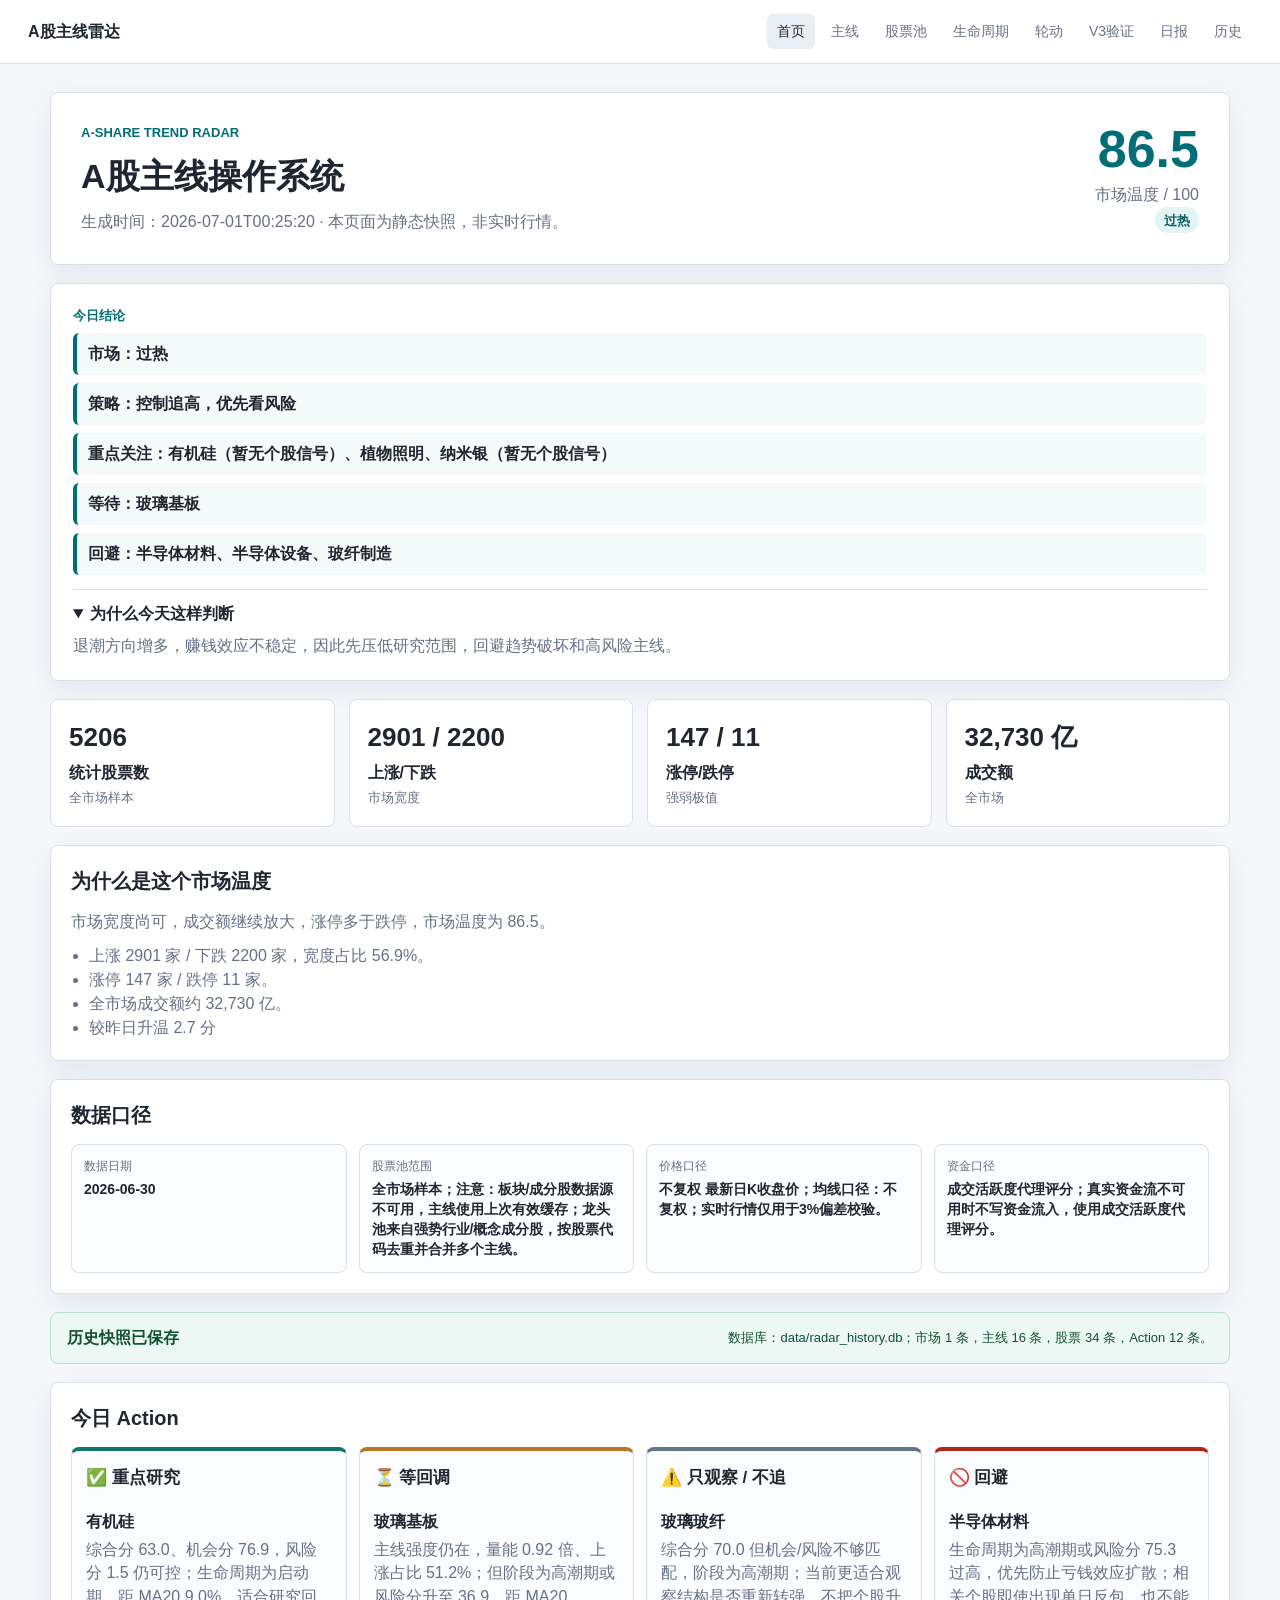
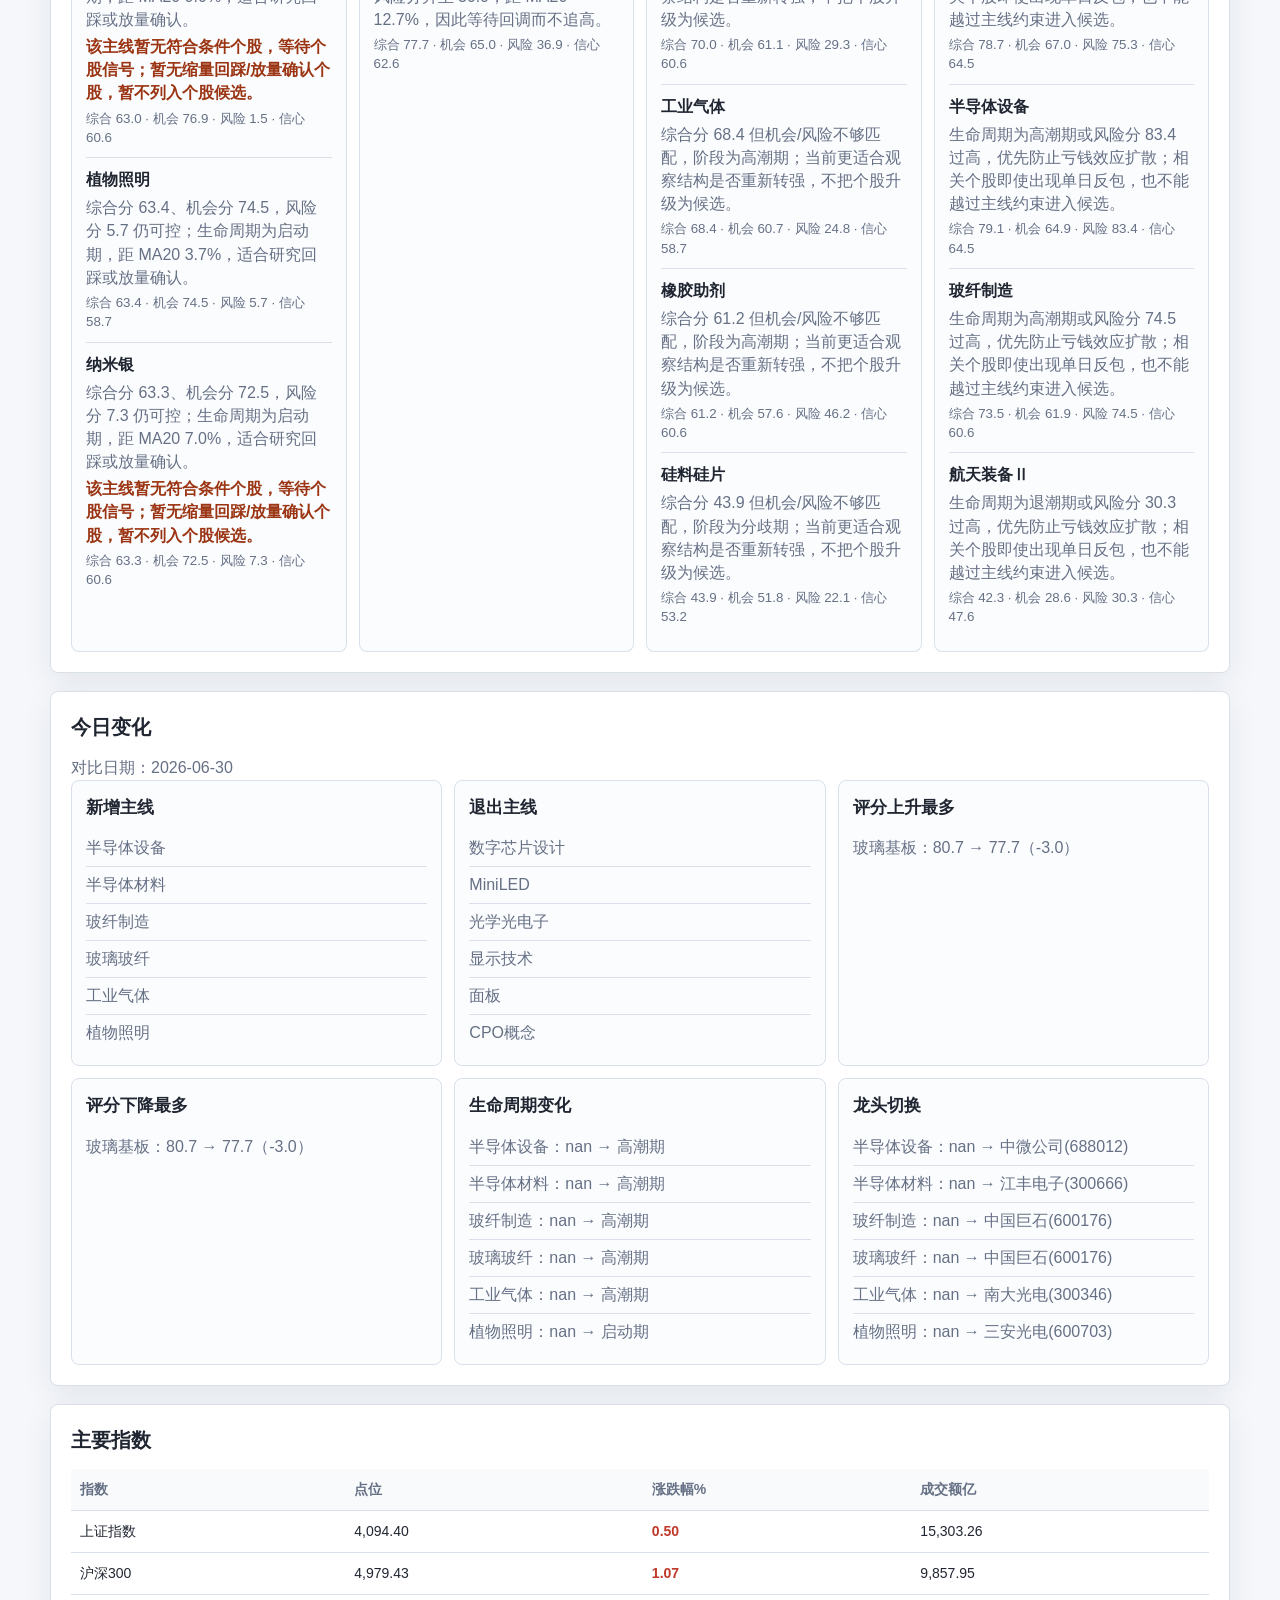
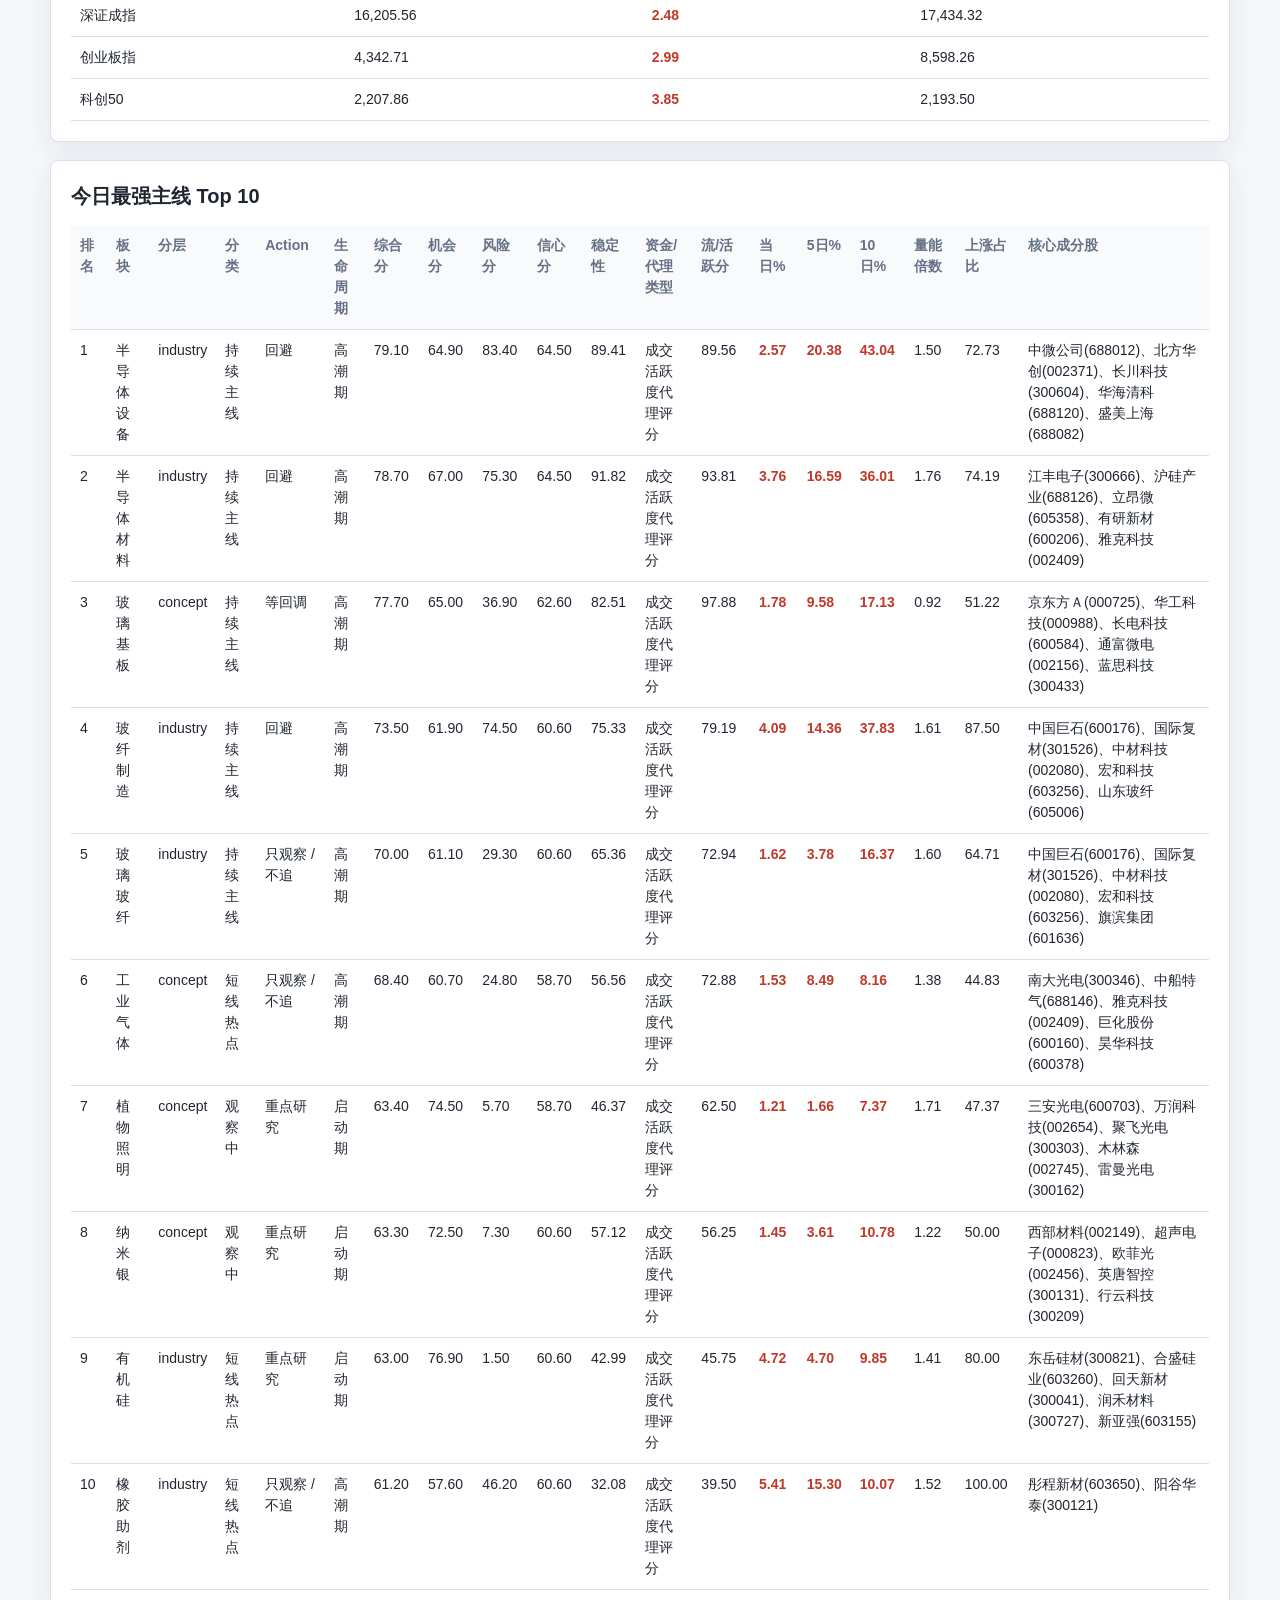
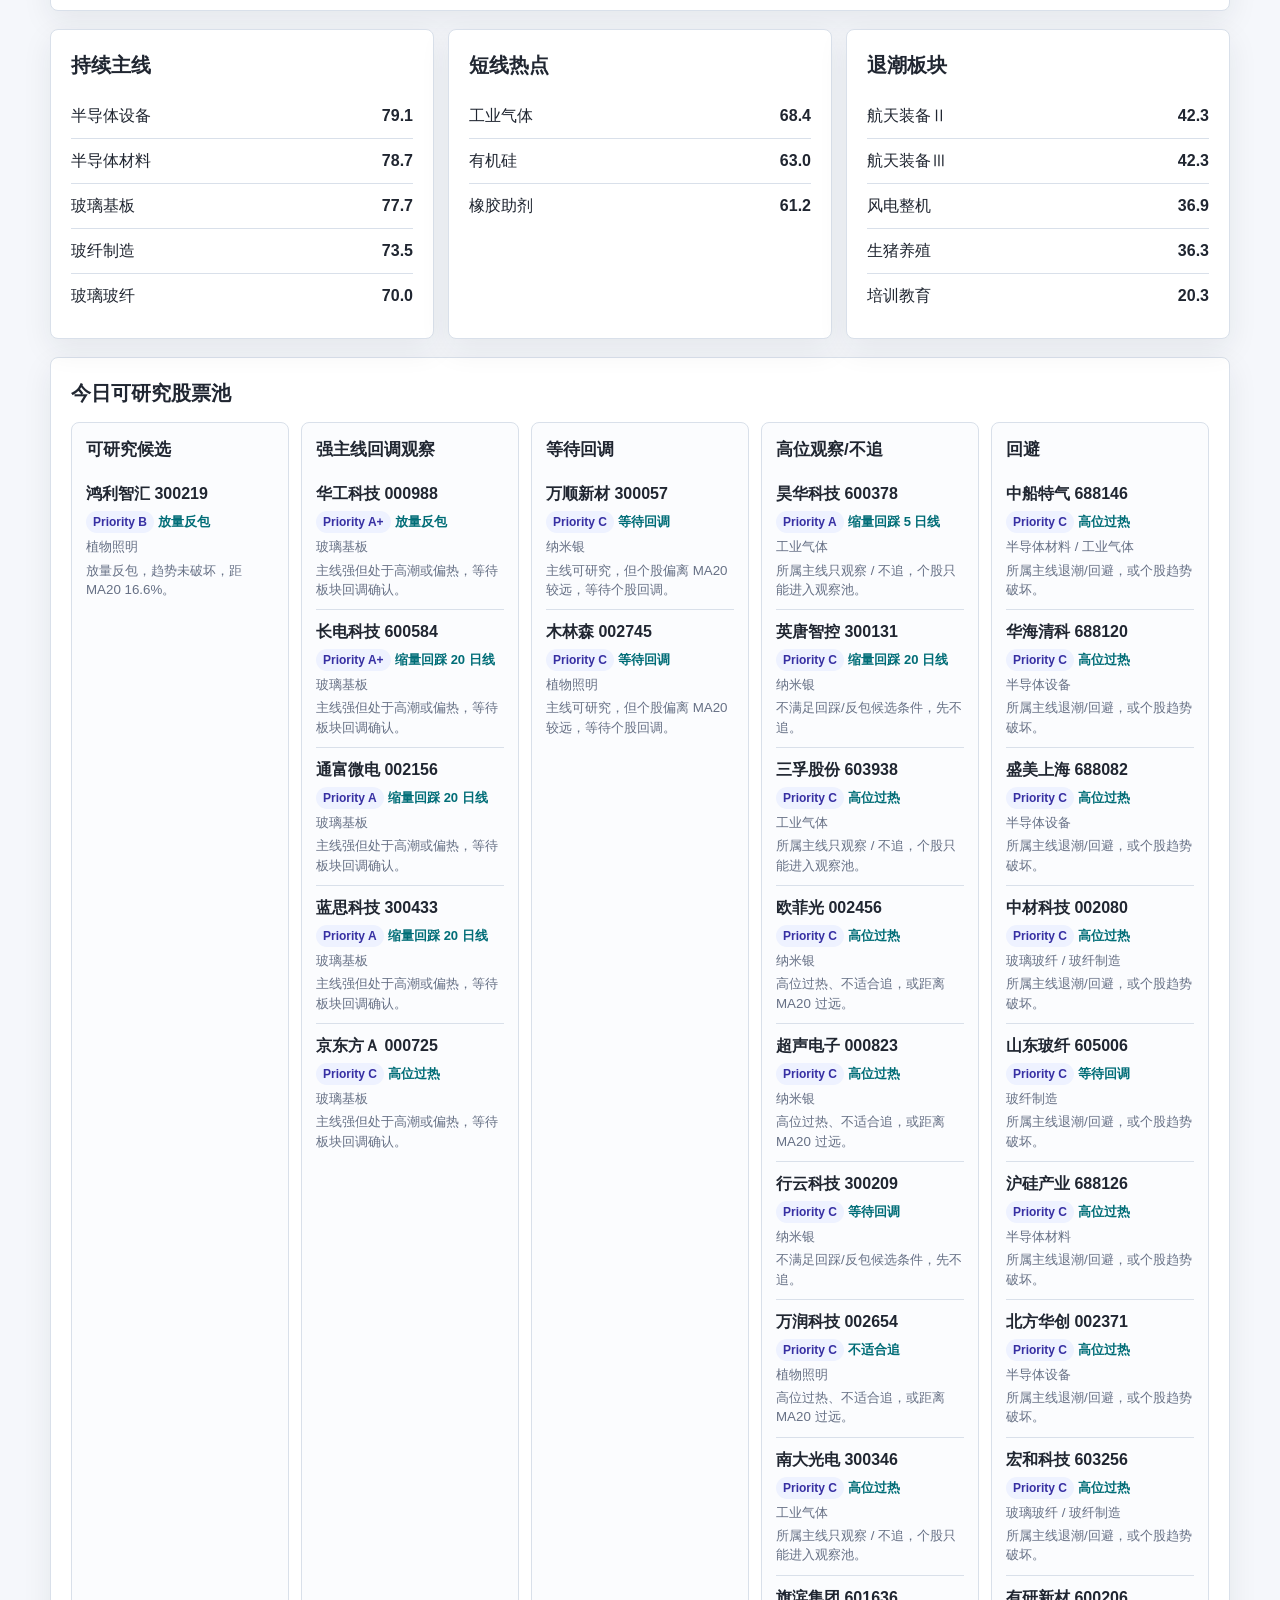
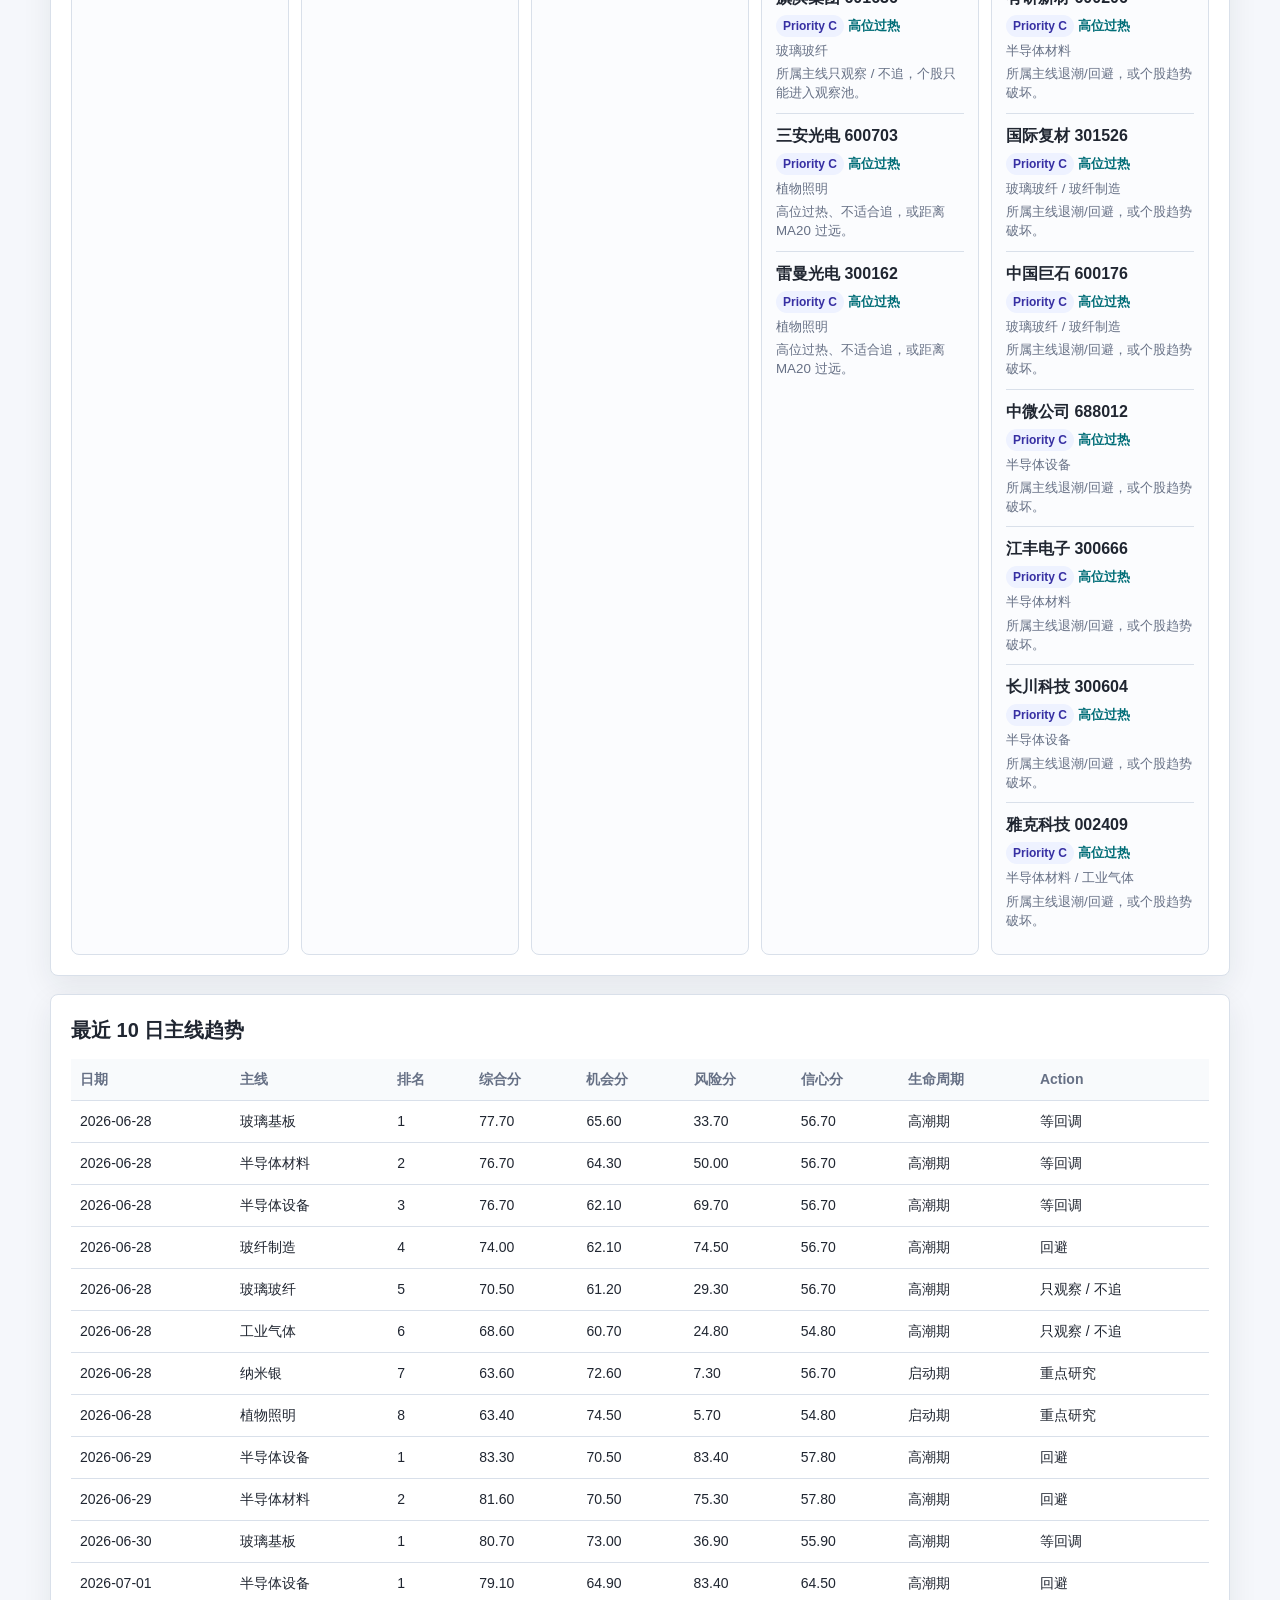
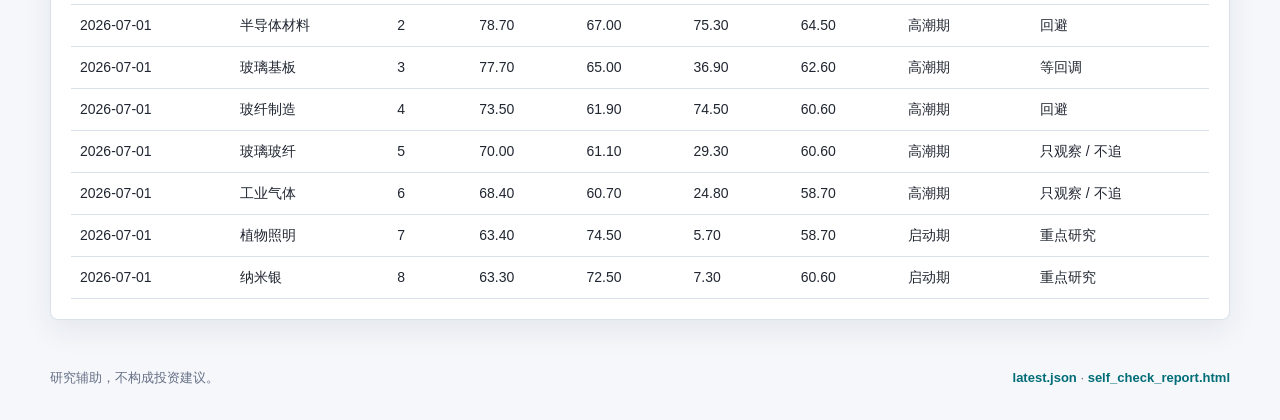
<file: docs/index.html>
<!doctype html>
<html lang="zh-CN">
<head>
  <meta charset="utf-8">
  <meta name="viewport" content="width=device-width, initial-scale=1">
  <title>A股主线雷达 - A股主线雷达</title>
  <link rel="stylesheet" href="assets/style.css">
</head>
<body>
  <header class="topbar">
    <a class="brand" href="index.html">A股主线雷达</a>
    <nav><a class="active" href="index.html">首页</a><a class="" href="sectors.html">主线</a><a class="" href="stocks.html">股票池</a><a class="" href="lifecycle.html">生命周期</a><a class="" href="rotation.html">轮动</a><a class="" href="v3.html">V3验证</a><a class="" href="daily.html">日报</a><a class="" href="history/index.html">历史</a></nav>
  </header>
  <main>
    <section class="hero">
      <div>
        <p class="eyebrow">A-Share Trend Radar</p>
        <h1>A股主线操作系统</h1>
        <p class="muted">生成时间：2026-07-01T00:25:20 · 本页面为静态快照，非实时行情。</p>
      </div>
      <div class="temperature">
        <div class="temperature-score">86.5</div>
        <div class="muted">市场温度 / 100</div>
        <span class="badge">过热</span>
      </div>
    </section>
    <section class="decision-card one-line">
      <p class="eyebrow">今日结论</p>
      <ul class="conclusion-list"><li>市场：过热</li><li>策略：控制追高，优先看风险</li><li>重点关注：有机硅（暂无个股信号）、植物照明、纳米银（暂无个股信号）</li><li>等待：玻璃基板</li><li>回避：半导体材料、半导体设备、玻纤制造</li></ul>
      <details class="why-today" open>
        <summary>为什么今天这样判断</summary>
        <p>退潮方向增多，赚钱效应不稳定，因此先压低研究范围，回避趋势破坏和高风险主线。</p>
      </details>
    </section>
    <section class="summary-grid">

    <div class="metric-card">
      <div class="metric-value">5206</div>
      <div class="metric-label">统计股票数</div>
      <div class="metric-note">全市场样本</div>
    </div>


    <div class="metric-card">
      <div class="metric-value">2901 / 2200</div>
      <div class="metric-label">上涨/下跌</div>
      <div class="metric-note">市场宽度</div>
    </div>


    <div class="metric-card">
      <div class="metric-value">147 / 11</div>
      <div class="metric-label">涨停/跌停</div>
      <div class="metric-note">强弱极值</div>
    </div>


    <div class="metric-card">
      <div class="metric-value">32,730 亿</div>
      <div class="metric-label">成交额</div>
      <div class="metric-note">全市场</div>
    </div>

    </section>


    <section class="panel compact-reason">
      <h2>为什么是这个市场温度</h2>
      <p class="muted">市场宽度尚可，成交额继续放大，涨停多于跌停，市场温度为 86.5。</p>
      <ul class="evidence-list"><li>上涨 2901 家 / 下跌 2200 家，宽度占比 56.9%。</li><li>涨停 147 家 / 跌停 11 家。</li><li>全市场成交额约 32,730 亿。</li><li>较昨日升温 2.7 分</li></ul>
    </section>


    <section class="panel">
      <h2>数据口径</h2>
      <div class="basis-grid">
        <div class="basis-item"><span>数据日期</span><strong>2026-06-30</strong></div><div class="basis-item"><span>股票池范围</span><strong>全市场样本；注意：板块/成分股数据源不可用，主线使用上次有效缓存；龙头池来自强势行业/概念成分股，按股票代码去重并合并多个主线。</strong></div><div class="basis-item"><span>价格口径</span><strong>不复权 最新日K收盘价；均线口径：不复权；实时行情仅用于3%偏差校验。</strong></div><div class="basis-item"><span>资金口径</span><strong>成交活跃度代理评分；真实资金流不可用时不写资金流入，使用成交活跃度代理评分。</strong></div>
      </div>
    </section>


    <section class="snapshot-status saved">
      <strong>历史快照已保存</strong>
      <span>数据库：data/radar_history.db；市场 1 条，主线 16 条，股票 34 条，Action 12 条。</span>
    </section>

    <section class="panel">
      <h2>今日 Action</h2>
      <div class="action-grid">
            <div class="action-card focus">
              <h3>✅ 重点研究</h3>
              <ul>
            <li>
              <strong>有机硅</strong>
              <span>综合分 63.0、机会分 76.9，风险分 1.5 仍可控；生命周期为启动期，距 MA20 9.0%，适合研究回踩或放量确认。</span>
              <span class="action-note">该主线暂无符合条件个股，等待个股信号；暂无缩量回踩/放量确认个股，暂不列入个股候选。</span>
              <small>综合 63.0 · 机会 76.9 · 风险 1.5 · 信心 60.6</small>
            </li>

            <li>
              <strong>植物照明</strong>
              <span>综合分 63.4、机会分 74.5，风险分 5.7 仍可控；生命周期为启动期，距 MA20 3.7%，适合研究回踩或放量确认。</span>

              <small>综合 63.4 · 机会 74.5 · 风险 5.7 · 信心 58.7</small>
            </li>

            <li>
              <strong>纳米银</strong>
              <span>综合分 63.3、机会分 72.5，风险分 7.3 仍可控；生命周期为启动期，距 MA20 7.0%，适合研究回踩或放量确认。</span>
              <span class="action-note">该主线暂无符合条件个股，等待个股信号；暂无缩量回踩/放量确认个股，暂不列入个股候选。</span>
              <small>综合 63.3 · 机会 72.5 · 风险 7.3 · 信心 60.6</small>
            </li>
            </ul>
            </div>

            <div class="action-card wait">
              <h3>⏳ 等回调</h3>
              <ul>
            <li>
              <strong>玻璃基板</strong>
              <span>主线强度仍在，量能 0.92 倍、上涨占比 51.2%；但阶段为高潮期或风险分升至 36.9，距 MA20 12.7%，因此等待回调而不追高。</span>

              <small>综合 77.7 · 机会 65.0 · 风险 36.9 · 信心 62.6</small>
            </li>
            </ul>
            </div>

            <div class="action-card observe">
              <h3>⚠️ 只观察 / 不追</h3>
              <ul>
            <li>
              <strong>玻璃玻纤</strong>
              <span>综合分 70.0 但机会/风险不够匹配，阶段为高潮期；当前更适合观察结构是否重新转强，不把个股升级为候选。</span>

              <small>综合 70.0 · 机会 61.1 · 风险 29.3 · 信心 60.6</small>
            </li>

            <li>
              <strong>工业气体</strong>
              <span>综合分 68.4 但机会/风险不够匹配，阶段为高潮期；当前更适合观察结构是否重新转强，不把个股升级为候选。</span>

              <small>综合 68.4 · 机会 60.7 · 风险 24.8 · 信心 58.7</small>
            </li>

            <li>
              <strong>橡胶助剂</strong>
              <span>综合分 61.2 但机会/风险不够匹配，阶段为高潮期；当前更适合观察结构是否重新转强，不把个股升级为候选。</span>

              <small>综合 61.2 · 机会 57.6 · 风险 46.2 · 信心 60.6</small>
            </li>

            <li>
              <strong>硅料硅片</strong>
              <span>综合分 43.9 但机会/风险不够匹配，阶段为分歧期；当前更适合观察结构是否重新转强，不把个股升级为候选。</span>

              <small>综合 43.9 · 机会 51.8 · 风险 22.1 · 信心 53.2</small>
            </li>
            </ul>
            </div>

            <div class="action-card avoid">
              <h3>🚫 回避</h3>
              <ul>
            <li>
              <strong>半导体材料</strong>
              <span>生命周期为高潮期或风险分 75.3 过高，优先防止亏钱效应扩散；相关个股即使出现单日反包，也不能越过主线约束进入候选。</span>

              <small>综合 78.7 · 机会 67.0 · 风险 75.3 · 信心 64.5</small>
            </li>

            <li>
              <strong>半导体设备</strong>
              <span>生命周期为高潮期或风险分 83.4 过高，优先防止亏钱效应扩散；相关个股即使出现单日反包，也不能越过主线约束进入候选。</span>

              <small>综合 79.1 · 机会 64.9 · 风险 83.4 · 信心 64.5</small>
            </li>

            <li>
              <strong>玻纤制造</strong>
              <span>生命周期为高潮期或风险分 74.5 过高，优先防止亏钱效应扩散；相关个股即使出现单日反包，也不能越过主线约束进入候选。</span>

              <small>综合 73.5 · 机会 61.9 · 风险 74.5 · 信心 60.6</small>
            </li>

            <li>
              <strong>航天装备Ⅱ</strong>
              <span>生命周期为退潮期或风险分 30.3 过高，优先防止亏钱效应扩散；相关个股即使出现单日反包，也不能越过主线约束进入候选。</span>

              <small>综合 42.3 · 机会 28.6 · 风险 30.3 · 信心 47.6</small>
            </li>
            </ul>
            </div>
            </div>
    </section>
    <section class="panel">
      <h2>今日变化</h2>
      <p class="muted">对比日期：2026-06-30</p><div class="change-grid">
            <div class="change-block">
              <h3>新增主线</h3>
              <ul><li>半导体设备</li><li>半导体材料</li><li>玻纤制造</li><li>玻璃玻纤</li><li>工业气体</li><li>植物照明</li></ul>
            </div>

            <div class="change-block">
              <h3>退出主线</h3>
              <ul><li>数字芯片设计</li><li>MiniLED</li><li>光学光电子</li><li>显示技术</li><li>面板</li><li>CPO概念</li></ul>
            </div>

            <div class="change-block">
              <h3>评分上升最多</h3>
              <ul><li>玻璃基板：80.7 → 77.7（-3.0）</li></ul>
            </div>

            <div class="change-block">
              <h3>评分下降最多</h3>
              <ul><li>玻璃基板：80.7 → 77.7（-3.0）</li></ul>
            </div>

            <div class="change-block">
              <h3>生命周期变化</h3>
              <ul><li>半导体设备：nan → 高潮期</li><li>半导体材料：nan → 高潮期</li><li>玻纤制造：nan → 高潮期</li><li>玻璃玻纤：nan → 高潮期</li><li>工业气体：nan → 高潮期</li><li>植物照明：nan → 启动期</li></ul>
            </div>

            <div class="change-block">
              <h3>龙头切换</h3>
              <ul><li>半导体设备：nan → 中微公司(688012)</li><li>半导体材料：nan → 江丰电子(300666)</li><li>玻纤制造：nan → 中国巨石(600176)</li><li>玻璃玻纤：nan → 中国巨石(600176)</li><li>工业气体：nan → 南大光电(300346)</li><li>植物照明：nan → 三安光电(600703)</li></ul>
            </div>
            </div>
    </section>
    <section class="panel">
      <h2>主要指数</h2>
      <div class="table-wrap"><table><thead><tr><th>指数</th><th>点位</th><th>涨跌幅%</th><th>成交额亿</th></tr></thead><tbody><tr><td data-label="指数" class="">上证指数</td><td data-label="点位" class="">4,094.40</td><td data-label="涨跌幅%" class="positive">0.50</td><td data-label="成交额亿" class="">15,303.26</td></tr><tr><td data-label="指数" class="">沪深300</td><td data-label="点位" class="">4,979.43</td><td data-label="涨跌幅%" class="positive">1.07</td><td data-label="成交额亿" class="">9,857.95</td></tr><tr><td data-label="指数" class="">深证成指</td><td data-label="点位" class="">16,205.56</td><td data-label="涨跌幅%" class="positive">2.48</td><td data-label="成交额亿" class="">17,434.32</td></tr><tr><td data-label="指数" class="">创业板指</td><td data-label="点位" class="">4,342.71</td><td data-label="涨跌幅%" class="positive">2.99</td><td data-label="成交额亿" class="">8,598.26</td></tr><tr><td data-label="指数" class="">科创50</td><td data-label="点位" class="">2,207.86</td><td data-label="涨跌幅%" class="positive">3.85</td><td data-label="成交额亿" class="">2,193.50</td></tr></tbody></table></div>
    </section>
    <section class="panel">
      <h2>今日最强主线 Top 10</h2>
      <div class="table-wrap"><table><thead><tr><th>排名</th><th>板块</th><th>分层</th><th>分类</th><th>Action</th><th>生命周期</th><th>综合分</th><th>机会分</th><th>风险分</th><th>信心分</th><th>稳定性</th><th>资金/代理类型</th><th>流/活跃分</th><th>当日%</th><th>5日%</th><th>10日%</th><th>量能倍数</th><th>上涨占比</th><th>核心成分股</th></tr></thead><tbody><tr><td data-label="排名" class="">1</td><td data-label="板块" class="">半导体设备</td><td data-label="分层" class="">industry</td><td data-label="分类" class="">持续主线</td><td data-label="Action" class="">回避</td><td data-label="生命周期" class="">高潮期</td><td data-label="综合分" class="">79.10</td><td data-label="机会分" class="">64.90</td><td data-label="风险分" class="">83.40</td><td data-label="信心分" class="">64.50</td><td data-label="稳定性" class="">89.41</td><td data-label="资金/代理类型" class="">成交活跃度代理评分</td><td data-label="流/活跃分" class="">89.56</td><td data-label="当日%" class="positive">2.57</td><td data-label="5日%" class="positive">20.38</td><td data-label="10日%" class="positive">43.04</td><td data-label="量能倍数" class="">1.50</td><td data-label="上涨占比" class="">72.73</td><td data-label="核心成分股" class="">中微公司(688012)、北方华创(002371)、长川科技(300604)、华海清科(688120)、盛美上海(688082)</td></tr><tr><td data-label="排名" class="">2</td><td data-label="板块" class="">半导体材料</td><td data-label="分层" class="">industry</td><td data-label="分类" class="">持续主线</td><td data-label="Action" class="">回避</td><td data-label="生命周期" class="">高潮期</td><td data-label="综合分" class="">78.70</td><td data-label="机会分" class="">67.00</td><td data-label="风险分" class="">75.30</td><td data-label="信心分" class="">64.50</td><td data-label="稳定性" class="">91.82</td><td data-label="资金/代理类型" class="">成交活跃度代理评分</td><td data-label="流/活跃分" class="">93.81</td><td data-label="当日%" class="positive">3.76</td><td data-label="5日%" class="positive">16.59</td><td data-label="10日%" class="positive">36.01</td><td data-label="量能倍数" class="">1.76</td><td data-label="上涨占比" class="">74.19</td><td data-label="核心成分股" class="">江丰电子(300666)、沪硅产业(688126)、立昂微(605358)、有研新材(600206)、雅克科技(002409)</td></tr><tr><td data-label="排名" class="">3</td><td data-label="板块" class="">玻璃基板</td><td data-label="分层" class="">concept</td><td data-label="分类" class="">持续主线</td><td data-label="Action" class="">等回调</td><td data-label="生命周期" class="">高潮期</td><td data-label="综合分" class="">77.70</td><td data-label="机会分" class="">65.00</td><td data-label="风险分" class="">36.90</td><td data-label="信心分" class="">62.60</td><td data-label="稳定性" class="">82.51</td><td data-label="资金/代理类型" class="">成交活跃度代理评分</td><td data-label="流/活跃分" class="">97.88</td><td data-label="当日%" class="positive">1.78</td><td data-label="5日%" class="positive">9.58</td><td data-label="10日%" class="positive">17.13</td><td data-label="量能倍数" class="">0.92</td><td data-label="上涨占比" class="">51.22</td><td data-label="核心成分股" class="">京东方Ａ(000725)、华工科技(000988)、长电科技(600584)、通富微电(002156)、蓝思科技(300433)</td></tr><tr><td data-label="排名" class="">4</td><td data-label="板块" class="">玻纤制造</td><td data-label="分层" class="">industry</td><td data-label="分类" class="">持续主线</td><td data-label="Action" class="">回避</td><td data-label="生命周期" class="">高潮期</td><td data-label="综合分" class="">73.50</td><td data-label="机会分" class="">61.90</td><td data-label="风险分" class="">74.50</td><td data-label="信心分" class="">60.60</td><td data-label="稳定性" class="">75.33</td><td data-label="资金/代理类型" class="">成交活跃度代理评分</td><td data-label="流/活跃分" class="">79.19</td><td data-label="当日%" class="positive">4.09</td><td data-label="5日%" class="positive">14.36</td><td data-label="10日%" class="positive">37.83</td><td data-label="量能倍数" class="">1.61</td><td data-label="上涨占比" class="">87.50</td><td data-label="核心成分股" class="">中国巨石(600176)、国际复材(301526)、中材科技(002080)、宏和科技(603256)、山东玻纤(605006)</td></tr><tr><td data-label="排名" class="">5</td><td data-label="板块" class="">玻璃玻纤</td><td data-label="分层" class="">industry</td><td data-label="分类" class="">持续主线</td><td data-label="Action" class="">只观察 / 不追</td><td data-label="生命周期" class="">高潮期</td><td data-label="综合分" class="">70.00</td><td data-label="机会分" class="">61.10</td><td data-label="风险分" class="">29.30</td><td data-label="信心分" class="">60.60</td><td data-label="稳定性" class="">65.36</td><td data-label="资金/代理类型" class="">成交活跃度代理评分</td><td data-label="流/活跃分" class="">72.94</td><td data-label="当日%" class="positive">1.62</td><td data-label="5日%" class="positive">3.78</td><td data-label="10日%" class="positive">16.37</td><td data-label="量能倍数" class="">1.60</td><td data-label="上涨占比" class="">64.71</td><td data-label="核心成分股" class="">中国巨石(600176)、国际复材(301526)、中材科技(002080)、宏和科技(603256)、旗滨集团(601636)</td></tr><tr><td data-label="排名" class="">6</td><td data-label="板块" class="">工业气体</td><td data-label="分层" class="">concept</td><td data-label="分类" class="">短线热点</td><td data-label="Action" class="">只观察 / 不追</td><td data-label="生命周期" class="">高潮期</td><td data-label="综合分" class="">68.40</td><td data-label="机会分" class="">60.70</td><td data-label="风险分" class="">24.80</td><td data-label="信心分" class="">58.70</td><td data-label="稳定性" class="">56.56</td><td data-label="资金/代理类型" class="">成交活跃度代理评分</td><td data-label="流/活跃分" class="">72.88</td><td data-label="当日%" class="positive">1.53</td><td data-label="5日%" class="positive">8.49</td><td data-label="10日%" class="positive">8.16</td><td data-label="量能倍数" class="">1.38</td><td data-label="上涨占比" class="">44.83</td><td data-label="核心成分股" class="">南大光电(300346)、中船特气(688146)、雅克科技(002409)、巨化股份(600160)、昊华科技(600378)</td></tr><tr><td data-label="排名" class="">7</td><td data-label="板块" class="">植物照明</td><td data-label="分层" class="">concept</td><td data-label="分类" class="">观察中</td><td data-label="Action" class="">重点研究</td><td data-label="生命周期" class="">启动期</td><td data-label="综合分" class="">63.40</td><td data-label="机会分" class="">74.50</td><td data-label="风险分" class="">5.70</td><td data-label="信心分" class="">58.70</td><td data-label="稳定性" class="">46.37</td><td data-label="资金/代理类型" class="">成交活跃度代理评分</td><td data-label="流/活跃分" class="">62.50</td><td data-label="当日%" class="positive">1.21</td><td data-label="5日%" class="positive">1.66</td><td data-label="10日%" class="positive">7.37</td><td data-label="量能倍数" class="">1.71</td><td data-label="上涨占比" class="">47.37</td><td data-label="核心成分股" class="">三安光电(600703)、万润科技(002654)、聚飞光电(300303)、木林森(002745)、雷曼光电(300162)</td></tr><tr><td data-label="排名" class="">8</td><td data-label="板块" class="">纳米银</td><td data-label="分层" class="">concept</td><td data-label="分类" class="">观察中</td><td data-label="Action" class="">重点研究</td><td data-label="生命周期" class="">启动期</td><td data-label="综合分" class="">63.30</td><td data-label="机会分" class="">72.50</td><td data-label="风险分" class="">7.30</td><td data-label="信心分" class="">60.60</td><td data-label="稳定性" class="">57.12</td><td data-label="资金/代理类型" class="">成交活跃度代理评分</td><td data-label="流/活跃分" class="">56.25</td><td data-label="当日%" class="positive">1.45</td><td data-label="5日%" class="positive">3.61</td><td data-label="10日%" class="positive">10.78</td><td data-label="量能倍数" class="">1.22</td><td data-label="上涨占比" class="">50.00</td><td data-label="核心成分股" class="">西部材料(002149)、超声电子(000823)、欧菲光(002456)、英唐智控(300131)、行云科技(300209)</td></tr><tr><td data-label="排名" class="">9</td><td data-label="板块" class="">有机硅</td><td data-label="分层" class="">industry</td><td data-label="分类" class="">短线热点</td><td data-label="Action" class="">重点研究</td><td data-label="生命周期" class="">启动期</td><td data-label="综合分" class="">63.00</td><td data-label="机会分" class="">76.90</td><td data-label="风险分" class="">1.50</td><td data-label="信心分" class="">60.60</td><td data-label="稳定性" class="">42.99</td><td data-label="资金/代理类型" class="">成交活跃度代理评分</td><td data-label="流/活跃分" class="">45.75</td><td data-label="当日%" class="positive">4.72</td><td data-label="5日%" class="positive">4.70</td><td data-label="10日%" class="positive">9.85</td><td data-label="量能倍数" class="">1.41</td><td data-label="上涨占比" class="">80.00</td><td data-label="核心成分股" class="">东岳硅材(300821)、合盛硅业(603260)、回天新材(300041)、润禾材料(300727)、新亚强(603155)</td></tr><tr><td data-label="排名" class="">10</td><td data-label="板块" class="">橡胶助剂</td><td data-label="分层" class="">industry</td><td data-label="分类" class="">短线热点</td><td data-label="Action" class="">只观察 / 不追</td><td data-label="生命周期" class="">高潮期</td><td data-label="综合分" class="">61.20</td><td data-label="机会分" class="">57.60</td><td data-label="风险分" class="">46.20</td><td data-label="信心分" class="">60.60</td><td data-label="稳定性" class="">32.08</td><td data-label="资金/代理类型" class="">成交活跃度代理评分</td><td data-label="流/活跃分" class="">39.50</td><td data-label="当日%" class="positive">5.41</td><td data-label="5日%" class="positive">15.30</td><td data-label="10日%" class="positive">10.07</td><td data-label="量能倍数" class="">1.52</td><td data-label="上涨占比" class="">100.00</td><td data-label="核心成分股" class="">彤程新材(603650)、阳谷华泰(300121)</td></tr></tbody></table></div>
    </section>
    <section class="three-columns">

    <section class="panel compact">
      <h2>持续主线</h2>
      <ul class="mini-list">
        <li>
          <span>半导体设备</span>
          <strong>79.1</strong>
        </li>

        <li>
          <span>半导体材料</span>
          <strong>78.7</strong>
        </li>

        <li>
          <span>玻璃基板</span>
          <strong>77.7</strong>
        </li>

        <li>
          <span>玻纤制造</span>
          <strong>73.5</strong>
        </li>

        <li>
          <span>玻璃玻纤</span>
          <strong>70.0</strong>
        </li>
        </ul>
    </section>


    <section class="panel compact">
      <h2>短线热点</h2>
      <ul class="mini-list">
        <li>
          <span>工业气体</span>
          <strong>68.4</strong>
        </li>

        <li>
          <span>有机硅</span>
          <strong>63.0</strong>
        </li>

        <li>
          <span>橡胶助剂</span>
          <strong>61.2</strong>
        </li>
        </ul>
    </section>


    <section class="panel compact">
      <h2>退潮板块</h2>
      <ul class="mini-list">
        <li>
          <span>航天装备Ⅱ</span>
          <strong>42.3</strong>
        </li>

        <li>
          <span>航天装备Ⅲ</span>
          <strong>42.3</strong>
        </li>

        <li>
          <span>风电整机</span>
          <strong>36.9</strong>
        </li>

        <li>
          <span>生猪养殖</span>
          <strong>36.3</strong>
        </li>

        <li>
          <span>培训教育</span>
          <strong>20.3</strong>
        </li>
        </ul>
    </section>

    </section>
    <section class="panel">
      <h2>今日可研究股票池</h2>
      <div class="stock-columns">

    <div class="stock-group">
      <h3>可研究候选</h3>
      <ul>
        <li>
          <strong>鸿利智汇 <span>300219</span></strong>
          <b class="priority">Priority B</b>
          <em>放量反包</em>
          <small>植物照明</small>
          <small>放量反包，趋势未破坏，距 MA20 16.6%。</small>
        </li>
        </ul>
    </div>


    <div class="stock-group">
      <h3>强主线回调观察</h3>
      <ul>
        <li>
          <strong>华工科技 <span>000988</span></strong>
          <b class="priority">Priority A+</b>
          <em>放量反包</em>
          <small>玻璃基板</small>
          <small>主线强但处于高潮或偏热，等待板块回调确认。</small>
        </li>

        <li>
          <strong>长电科技 <span>600584</span></strong>
          <b class="priority">Priority A+</b>
          <em>缩量回踩 20 日线</em>
          <small>玻璃基板</small>
          <small>主线强但处于高潮或偏热，等待板块回调确认。</small>
        </li>

        <li>
          <strong>通富微电 <span>002156</span></strong>
          <b class="priority">Priority A</b>
          <em>缩量回踩 20 日线</em>
          <small>玻璃基板</small>
          <small>主线强但处于高潮或偏热，等待板块回调确认。</small>
        </li>

        <li>
          <strong>蓝思科技 <span>300433</span></strong>
          <b class="priority">Priority A</b>
          <em>缩量回踩 20 日线</em>
          <small>玻璃基板</small>
          <small>主线强但处于高潮或偏热，等待板块回调确认。</small>
        </li>

        <li>
          <strong>京东方Ａ <span>000725</span></strong>
          <b class="priority">Priority C</b>
          <em>高位过热</em>
          <small>玻璃基板</small>
          <small>主线强但处于高潮或偏热，等待板块回调确认。</small>
        </li>
        </ul>
    </div>


    <div class="stock-group">
      <h3>等待回调</h3>
      <ul>
        <li>
          <strong>万顺新材 <span>300057</span></strong>
          <b class="priority">Priority C</b>
          <em>等待回调</em>
          <small>纳米银</small>
          <small>主线可研究，但个股偏离 MA20 较远，等待个股回调。</small>
        </li>

        <li>
          <strong>木林森 <span>002745</span></strong>
          <b class="priority">Priority C</b>
          <em>等待回调</em>
          <small>植物照明</small>
          <small>主线可研究，但个股偏离 MA20 较远，等待个股回调。</small>
        </li>
        </ul>
    </div>


    <div class="stock-group">
      <h3>高位观察/不追</h3>
      <ul>
        <li>
          <strong>昊华科技 <span>600378</span></strong>
          <b class="priority">Priority A</b>
          <em>缩量回踩 5 日线</em>
          <small>工业气体</small>
          <small>所属主线只观察 / 不追，个股只能进入观察池。</small>
        </li>

        <li>
          <strong>英唐智控 <span>300131</span></strong>
          <b class="priority">Priority C</b>
          <em>缩量回踩 20 日线</em>
          <small>纳米银</small>
          <small>不满足回踩/反包候选条件，先不追。</small>
        </li>

        <li>
          <strong>三孚股份 <span>603938</span></strong>
          <b class="priority">Priority C</b>
          <em>高位过热</em>
          <small>工业气体</small>
          <small>所属主线只观察 / 不追，个股只能进入观察池。</small>
        </li>

        <li>
          <strong>欧菲光 <span>002456</span></strong>
          <b class="priority">Priority C</b>
          <em>高位过热</em>
          <small>纳米银</small>
          <small>高位过热、不适合追，或距离 MA20 过远。</small>
        </li>

        <li>
          <strong>超声电子 <span>000823</span></strong>
          <b class="priority">Priority C</b>
          <em>高位过热</em>
          <small>纳米银</small>
          <small>高位过热、不适合追，或距离 MA20 过远。</small>
        </li>

        <li>
          <strong>行云科技 <span>300209</span></strong>
          <b class="priority">Priority C</b>
          <em>等待回调</em>
          <small>纳米银</small>
          <small>不满足回踩/反包候选条件，先不追。</small>
        </li>

        <li>
          <strong>万润科技 <span>002654</span></strong>
          <b class="priority">Priority C</b>
          <em>不适合追</em>
          <small>植物照明</small>
          <small>高位过热、不适合追，或距离 MA20 过远。</small>
        </li>

        <li>
          <strong>南大光电 <span>300346</span></strong>
          <b class="priority">Priority C</b>
          <em>高位过热</em>
          <small>工业气体</small>
          <small>所属主线只观察 / 不追，个股只能进入观察池。</small>
        </li>

        <li>
          <strong>旗滨集团 <span>601636</span></strong>
          <b class="priority">Priority C</b>
          <em>高位过热</em>
          <small>玻璃玻纤</small>
          <small>所属主线只观察 / 不追，个股只能进入观察池。</small>
        </li>

        <li>
          <strong>三安光电 <span>600703</span></strong>
          <b class="priority">Priority C</b>
          <em>高位过热</em>
          <small>植物照明</small>
          <small>高位过热、不适合追，或距离 MA20 过远。</small>
        </li>

        <li>
          <strong>雷曼光电 <span>300162</span></strong>
          <b class="priority">Priority C</b>
          <em>高位过热</em>
          <small>植物照明</small>
          <small>高位过热、不适合追，或距离 MA20 过远。</small>
        </li>
        </ul>
    </div>


    <div class="stock-group">
      <h3>回避</h3>
      <ul>
        <li>
          <strong>中船特气 <span>688146</span></strong>
          <b class="priority">Priority C</b>
          <em>高位过热</em>
          <small>半导体材料 / 工业气体</small>
          <small>所属主线退潮/回避，或个股趋势破坏。</small>
        </li>

        <li>
          <strong>华海清科 <span>688120</span></strong>
          <b class="priority">Priority C</b>
          <em>高位过热</em>
          <small>半导体设备</small>
          <small>所属主线退潮/回避，或个股趋势破坏。</small>
        </li>

        <li>
          <strong>盛美上海 <span>688082</span></strong>
          <b class="priority">Priority C</b>
          <em>高位过热</em>
          <small>半导体设备</small>
          <small>所属主线退潮/回避，或个股趋势破坏。</small>
        </li>

        <li>
          <strong>中材科技 <span>002080</span></strong>
          <b class="priority">Priority C</b>
          <em>高位过热</em>
          <small>玻璃玻纤 / 玻纤制造</small>
          <small>所属主线退潮/回避，或个股趋势破坏。</small>
        </li>

        <li>
          <strong>山东玻纤 <span>605006</span></strong>
          <b class="priority">Priority C</b>
          <em>等待回调</em>
          <small>玻纤制造</small>
          <small>所属主线退潮/回避，或个股趋势破坏。</small>
        </li>

        <li>
          <strong>沪硅产业 <span>688126</span></strong>
          <b class="priority">Priority C</b>
          <em>高位过热</em>
          <small>半导体材料</small>
          <small>所属主线退潮/回避，或个股趋势破坏。</small>
        </li>

        <li>
          <strong>北方华创 <span>002371</span></strong>
          <b class="priority">Priority C</b>
          <em>高位过热</em>
          <small>半导体设备</small>
          <small>所属主线退潮/回避，或个股趋势破坏。</small>
        </li>

        <li>
          <strong>宏和科技 <span>603256</span></strong>
          <b class="priority">Priority C</b>
          <em>高位过热</em>
          <small>玻璃玻纤 / 玻纤制造</small>
          <small>所属主线退潮/回避，或个股趋势破坏。</small>
        </li>

        <li>
          <strong>有研新材 <span>600206</span></strong>
          <b class="priority">Priority C</b>
          <em>高位过热</em>
          <small>半导体材料</small>
          <small>所属主线退潮/回避，或个股趋势破坏。</small>
        </li>

        <li>
          <strong>国际复材 <span>301526</span></strong>
          <b class="priority">Priority C</b>
          <em>高位过热</em>
          <small>玻璃玻纤 / 玻纤制造</small>
          <small>所属主线退潮/回避，或个股趋势破坏。</small>
        </li>

        <li>
          <strong>中国巨石 <span>600176</span></strong>
          <b class="priority">Priority C</b>
          <em>高位过热</em>
          <small>玻璃玻纤 / 玻纤制造</small>
          <small>所属主线退潮/回避，或个股趋势破坏。</small>
        </li>

        <li>
          <strong>中微公司 <span>688012</span></strong>
          <b class="priority">Priority C</b>
          <em>高位过热</em>
          <small>半导体设备</small>
          <small>所属主线退潮/回避，或个股趋势破坏。</small>
        </li>

        <li>
          <strong>江丰电子 <span>300666</span></strong>
          <b class="priority">Priority C</b>
          <em>高位过热</em>
          <small>半导体材料</small>
          <small>所属主线退潮/回避，或个股趋势破坏。</small>
        </li>

        <li>
          <strong>长川科技 <span>300604</span></strong>
          <b class="priority">Priority C</b>
          <em>高位过热</em>
          <small>半导体设备</small>
          <small>所属主线退潮/回避，或个股趋势破坏。</small>
        </li>

        <li>
          <strong>雅克科技 <span>002409</span></strong>
          <b class="priority">Priority C</b>
          <em>高位过热</em>
          <small>半导体材料 / 工业气体</small>
          <small>所属主线退潮/回避，或个股趋势破坏。</small>
        </li>
        </ul>
    </div>

      </div>
    </section>
    <section class="panel">
      <h2>最近 10 日主线趋势</h2>
      <div class="table-wrap"><table><thead><tr><th>日期</th><th>主线</th><th>排名</th><th>综合分</th><th>机会分</th><th>风险分</th><th>信心分</th><th>生命周期</th><th>Action</th></tr></thead><tbody><tr><td data-label="日期" class="">2026-06-28</td><td data-label="主线" class="">玻璃基板</td><td data-label="排名" class="">1</td><td data-label="综合分" class="">77.70</td><td data-label="机会分" class="">65.60</td><td data-label="风险分" class="">33.70</td><td data-label="信心分" class="">56.70</td><td data-label="生命周期" class="">高潮期</td><td data-label="Action" class="">等回调</td></tr><tr><td data-label="日期" class="">2026-06-28</td><td data-label="主线" class="">半导体材料</td><td data-label="排名" class="">2</td><td data-label="综合分" class="">76.70</td><td data-label="机会分" class="">64.30</td><td data-label="风险分" class="">50.00</td><td data-label="信心分" class="">56.70</td><td data-label="生命周期" class="">高潮期</td><td data-label="Action" class="">等回调</td></tr><tr><td data-label="日期" class="">2026-06-28</td><td data-label="主线" class="">半导体设备</td><td data-label="排名" class="">3</td><td data-label="综合分" class="">76.70</td><td data-label="机会分" class="">62.10</td><td data-label="风险分" class="">69.70</td><td data-label="信心分" class="">56.70</td><td data-label="生命周期" class="">高潮期</td><td data-label="Action" class="">等回调</td></tr><tr><td data-label="日期" class="">2026-06-28</td><td data-label="主线" class="">玻纤制造</td><td data-label="排名" class="">4</td><td data-label="综合分" class="">74.00</td><td data-label="机会分" class="">62.10</td><td data-label="风险分" class="">74.50</td><td data-label="信心分" class="">56.70</td><td data-label="生命周期" class="">高潮期</td><td data-label="Action" class="">回避</td></tr><tr><td data-label="日期" class="">2026-06-28</td><td data-label="主线" class="">玻璃玻纤</td><td data-label="排名" class="">5</td><td data-label="综合分" class="">70.50</td><td data-label="机会分" class="">61.20</td><td data-label="风险分" class="">29.30</td><td data-label="信心分" class="">56.70</td><td data-label="生命周期" class="">高潮期</td><td data-label="Action" class="">只观察 / 不追</td></tr><tr><td data-label="日期" class="">2026-06-28</td><td data-label="主线" class="">工业气体</td><td data-label="排名" class="">6</td><td data-label="综合分" class="">68.60</td><td data-label="机会分" class="">60.70</td><td data-label="风险分" class="">24.80</td><td data-label="信心分" class="">54.80</td><td data-label="生命周期" class="">高潮期</td><td data-label="Action" class="">只观察 / 不追</td></tr><tr><td data-label="日期" class="">2026-06-28</td><td data-label="主线" class="">纳米银</td><td data-label="排名" class="">7</td><td data-label="综合分" class="">63.60</td><td data-label="机会分" class="">72.60</td><td data-label="风险分" class="">7.30</td><td data-label="信心分" class="">56.70</td><td data-label="生命周期" class="">启动期</td><td data-label="Action" class="">重点研究</td></tr><tr><td data-label="日期" class="">2026-06-28</td><td data-label="主线" class="">植物照明</td><td data-label="排名" class="">8</td><td data-label="综合分" class="">63.40</td><td data-label="机会分" class="">74.50</td><td data-label="风险分" class="">5.70</td><td data-label="信心分" class="">54.80</td><td data-label="生命周期" class="">启动期</td><td data-label="Action" class="">重点研究</td></tr><tr><td data-label="日期" class="">2026-06-29</td><td data-label="主线" class="">半导体设备</td><td data-label="排名" class="">1</td><td data-label="综合分" class="">83.30</td><td data-label="机会分" class="">70.50</td><td data-label="风险分" class="">83.40</td><td data-label="信心分" class="">57.80</td><td data-label="生命周期" class="">高潮期</td><td data-label="Action" class="">回避</td></tr><tr><td data-label="日期" class="">2026-06-29</td><td data-label="主线" class="">半导体材料</td><td data-label="排名" class="">2</td><td data-label="综合分" class="">81.60</td><td data-label="机会分" class="">70.50</td><td data-label="风险分" class="">75.30</td><td data-label="信心分" class="">57.80</td><td data-label="生命周期" class="">高潮期</td><td data-label="Action" class="">回避</td></tr><tr><td data-label="日期" class="">2026-06-30</td><td data-label="主线" class="">玻璃基板</td><td data-label="排名" class="">1</td><td data-label="综合分" class="">80.70</td><td data-label="机会分" class="">73.00</td><td data-label="风险分" class="">36.90</td><td data-label="信心分" class="">55.90</td><td data-label="生命周期" class="">高潮期</td><td data-label="Action" class="">等回调</td></tr><tr><td data-label="日期" class="">2026-07-01</td><td data-label="主线" class="">半导体设备</td><td data-label="排名" class="">1</td><td data-label="综合分" class="">79.10</td><td data-label="机会分" class="">64.90</td><td data-label="风险分" class="">83.40</td><td data-label="信心分" class="">64.50</td><td data-label="生命周期" class="">高潮期</td><td data-label="Action" class="">回避</td></tr><tr><td data-label="日期" class="">2026-07-01</td><td data-label="主线" class="">半导体材料</td><td data-label="排名" class="">2</td><td data-label="综合分" class="">78.70</td><td data-label="机会分" class="">67.00</td><td data-label="风险分" class="">75.30</td><td data-label="信心分" class="">64.50</td><td data-label="生命周期" class="">高潮期</td><td data-label="Action" class="">回避</td></tr><tr><td data-label="日期" class="">2026-07-01</td><td data-label="主线" class="">玻璃基板</td><td data-label="排名" class="">3</td><td data-label="综合分" class="">77.70</td><td data-label="机会分" class="">65.00</td><td data-label="风险分" class="">36.90</td><td data-label="信心分" class="">62.60</td><td data-label="生命周期" class="">高潮期</td><td data-label="Action" class="">等回调</td></tr><tr><td data-label="日期" class="">2026-07-01</td><td data-label="主线" class="">玻纤制造</td><td data-label="排名" class="">4</td><td data-label="综合分" class="">73.50</td><td data-label="机会分" class="">61.90</td><td data-label="风险分" class="">74.50</td><td data-label="信心分" class="">60.60</td><td data-label="生命周期" class="">高潮期</td><td data-label="Action" class="">回避</td></tr><tr><td data-label="日期" class="">2026-07-01</td><td data-label="主线" class="">玻璃玻纤</td><td data-label="排名" class="">5</td><td data-label="综合分" class="">70.00</td><td data-label="机会分" class="">61.10</td><td data-label="风险分" class="">29.30</td><td data-label="信心分" class="">60.60</td><td data-label="生命周期" class="">高潮期</td><td data-label="Action" class="">只观察 / 不追</td></tr><tr><td data-label="日期" class="">2026-07-01</td><td data-label="主线" class="">工业气体</td><td data-label="排名" class="">6</td><td data-label="综合分" class="">68.40</td><td data-label="机会分" class="">60.70</td><td data-label="风险分" class="">24.80</td><td data-label="信心分" class="">58.70</td><td data-label="生命周期" class="">高潮期</td><td data-label="Action" class="">只观察 / 不追</td></tr><tr><td data-label="日期" class="">2026-07-01</td><td data-label="主线" class="">植物照明</td><td data-label="排名" class="">7</td><td data-label="综合分" class="">63.40</td><td data-label="机会分" class="">74.50</td><td data-label="风险分" class="">5.70</td><td data-label="信心分" class="">58.70</td><td data-label="生命周期" class="">启动期</td><td data-label="Action" class="">重点研究</td></tr><tr><td data-label="日期" class="">2026-07-01</td><td data-label="主线" class="">纳米银</td><td data-label="排名" class="">8</td><td data-label="综合分" class="">63.30</td><td data-label="机会分" class="">72.50</td><td data-label="风险分" class="">7.30</td><td data-label="信心分" class="">60.60</td><td data-label="生命周期" class="">启动期</td><td data-label="Action" class="">重点研究</td></tr></tbody></table></div>
    </section>
    </main>
  <footer>
    <span>研究辅助，不构成投资建议。</span>
    <span><a href="data/latest.json">latest.json</a> · <a href="self_check_report.html">self_check_report.html</a></span>
  </footer>
</body>
</html>
</file>
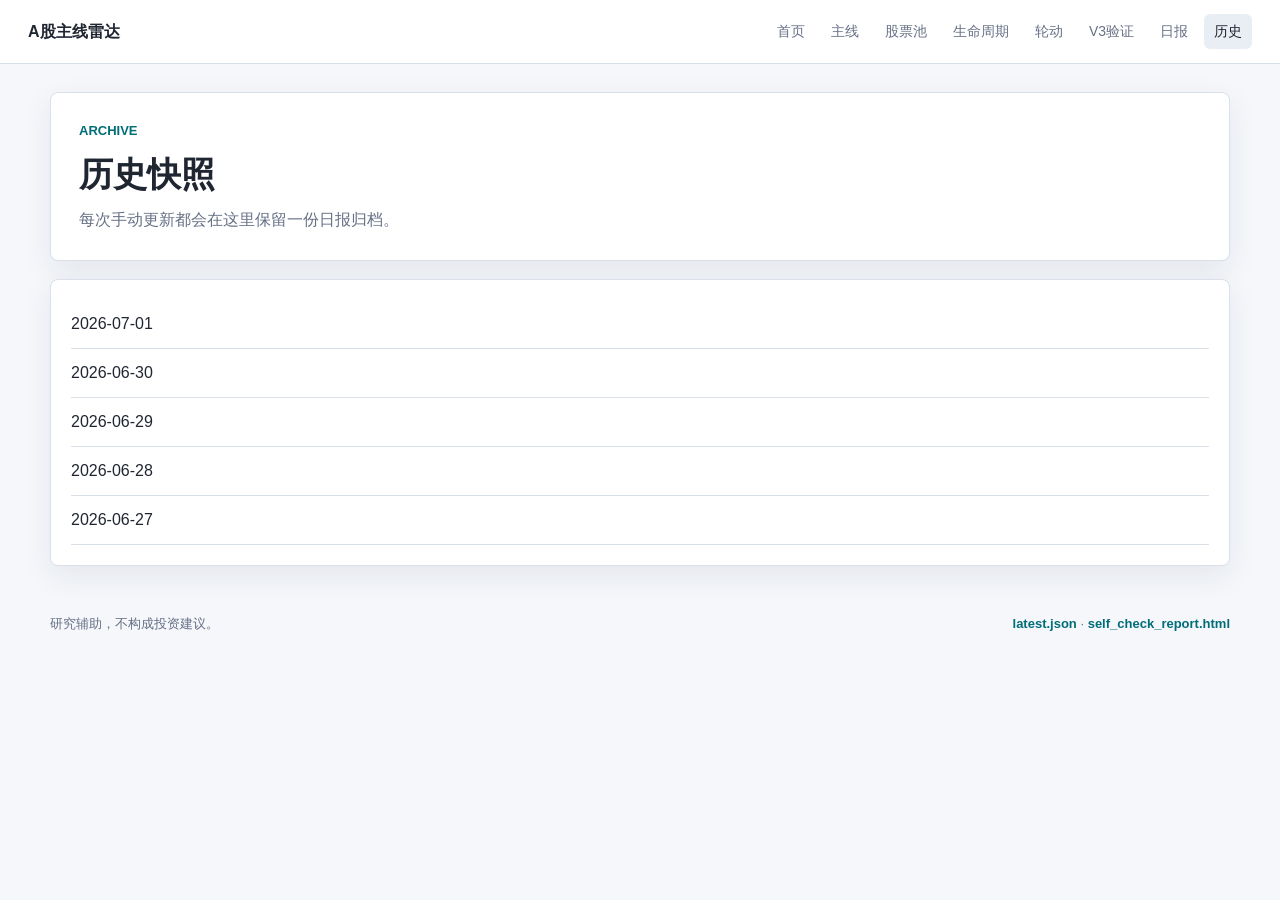
<file: docs/history/index.html>
<!doctype html>
<html lang="zh-CN">
<head>
  <meta charset="utf-8">
  <meta name="viewport" content="width=device-width, initial-scale=1">
  <title>历史快照 - A股主线雷达</title>
  <link rel="stylesheet" href="../assets/style.css">
</head>
<body>
  <header class="topbar">
    <a class="brand" href="../index.html">A股主线雷达</a>
    <nav><a class="" href="../index.html">首页</a><a class="" href="../sectors.html">主线</a><a class="" href="../stocks.html">股票池</a><a class="" href="../lifecycle.html">生命周期</a><a class="" href="../rotation.html">轮动</a><a class="" href="../v3.html">V3验证</a><a class="" href="../daily.html">日报</a><a class="active" href="index.html">历史</a></nav>
  </header>
  <main>
    <section class="page-title">
      <p class="eyebrow">Archive</p>
      <h1>历史快照</h1>
      <p class="muted">每次手动更新都会在这里保留一份日报归档。</p>
    </section>
    <section class="panel">
      <ul class="archive-list"><li><a href="2026-07-01.html">2026-07-01</a></li>
<li><a href="2026-06-30.html">2026-06-30</a></li>
<li><a href="2026-06-29.html">2026-06-29</a></li>
<li><a href="2026-06-28.html">2026-06-28</a></li>
<li><a href="2026-06-27.html">2026-06-27</a></li></ul>
    </section>
    </main>
  <footer>
    <span>研究辅助，不构成投资建议。</span>
    <span><a href="../data/latest.json">latest.json</a> · <a href="../self_check_report.html">self_check_report.html</a></span>
  </footer>
</body>
</html>
</file>
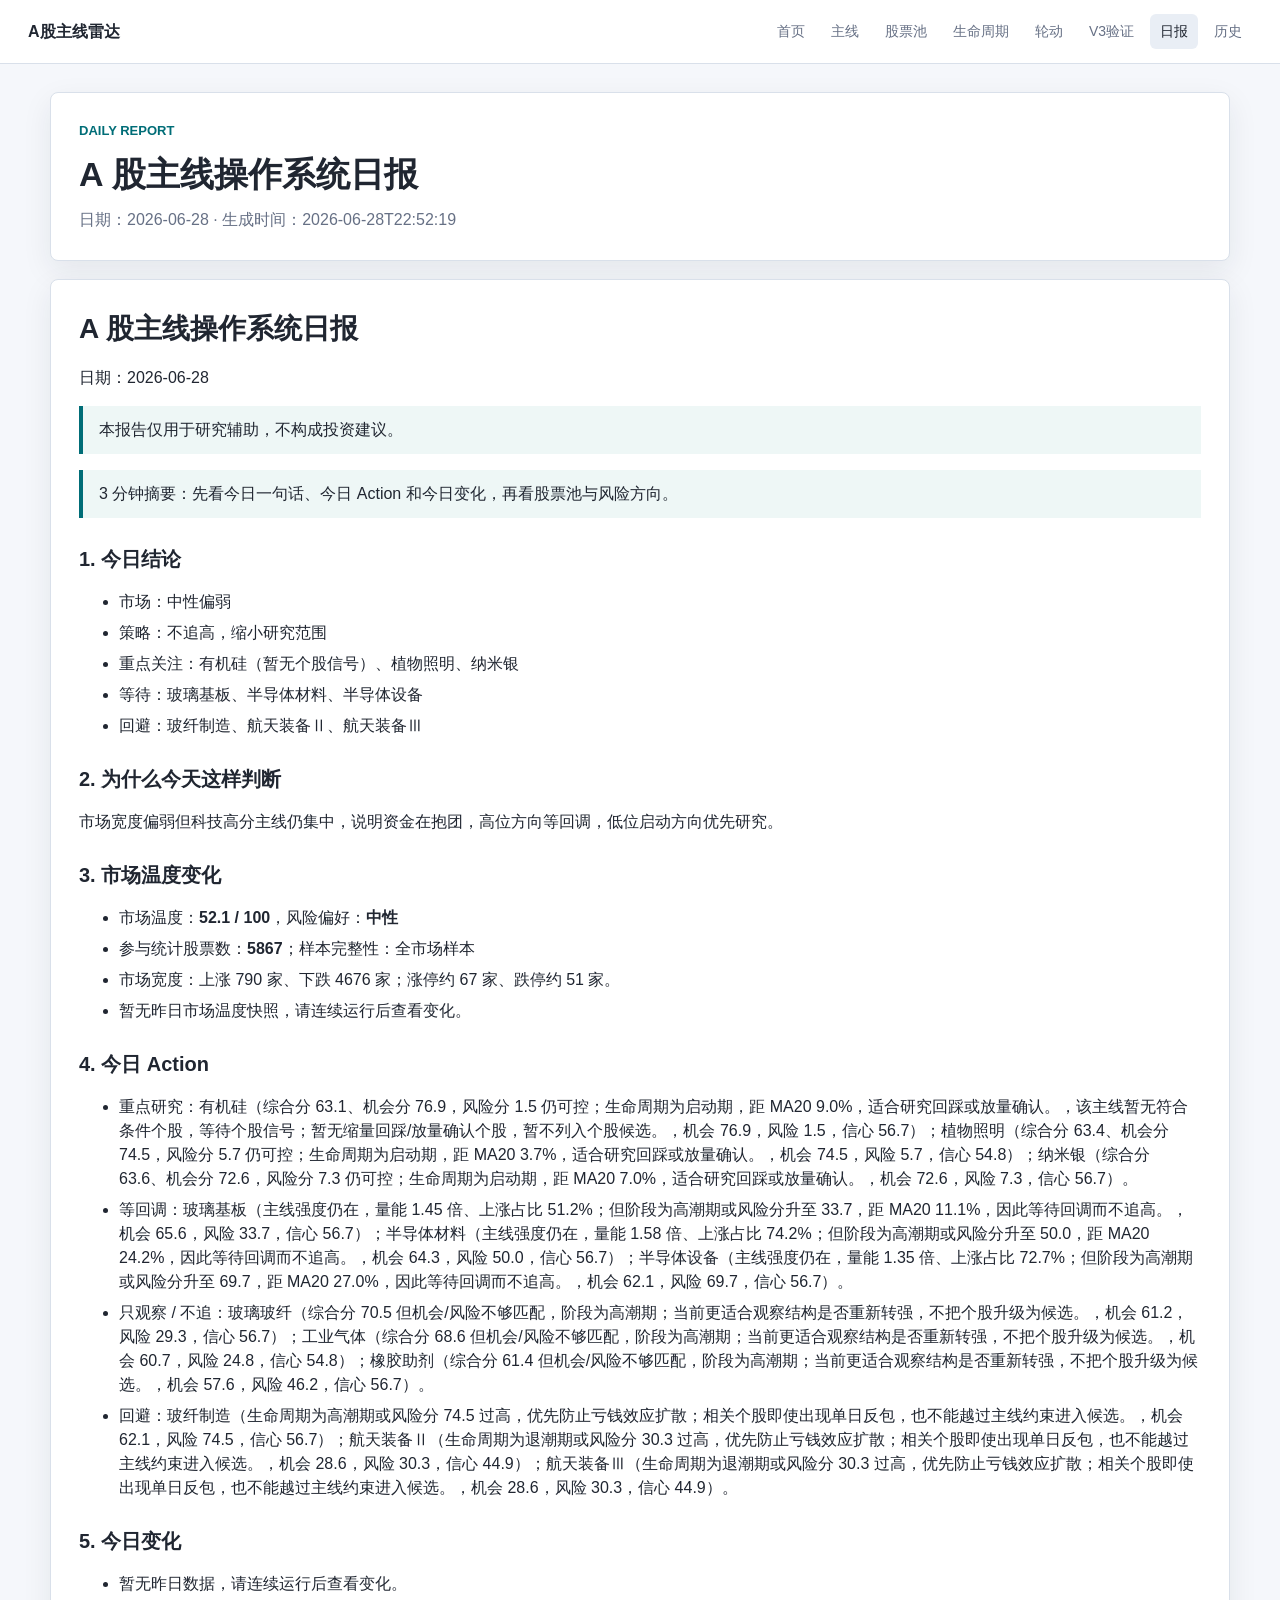
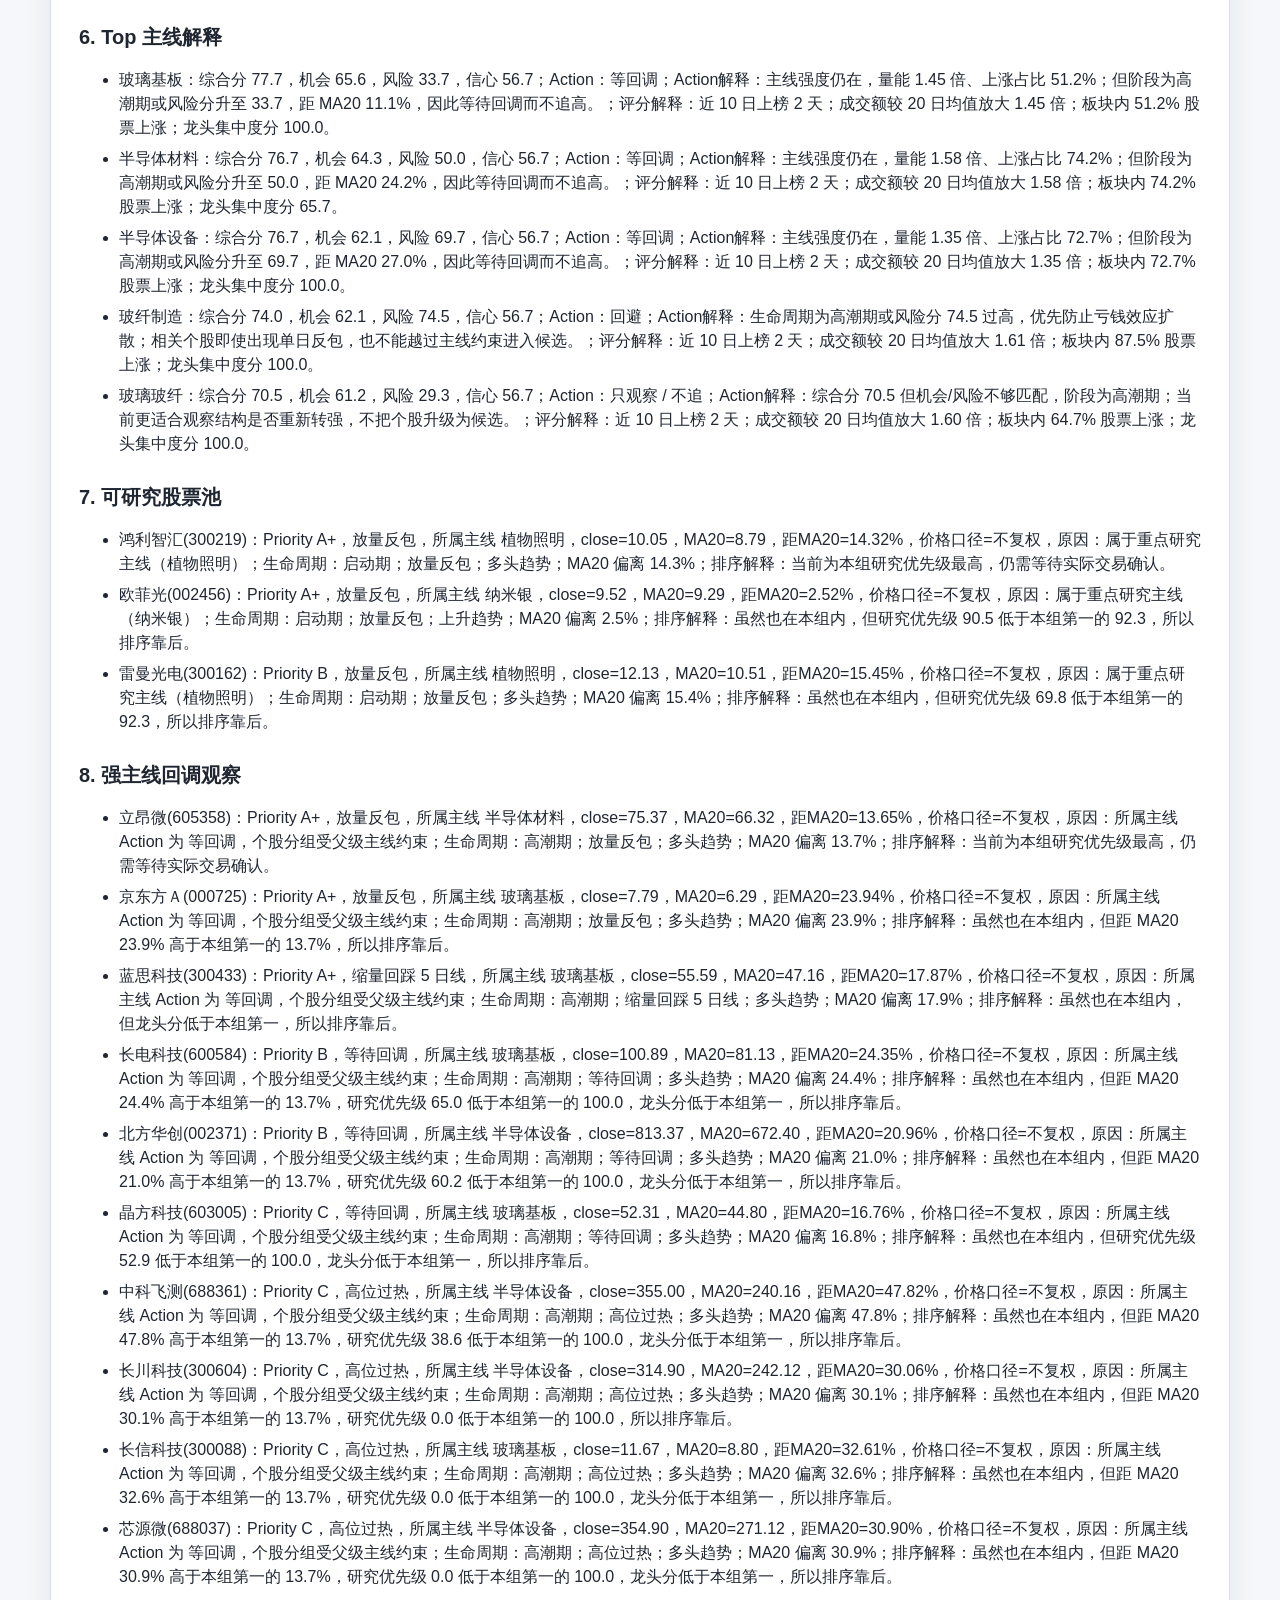
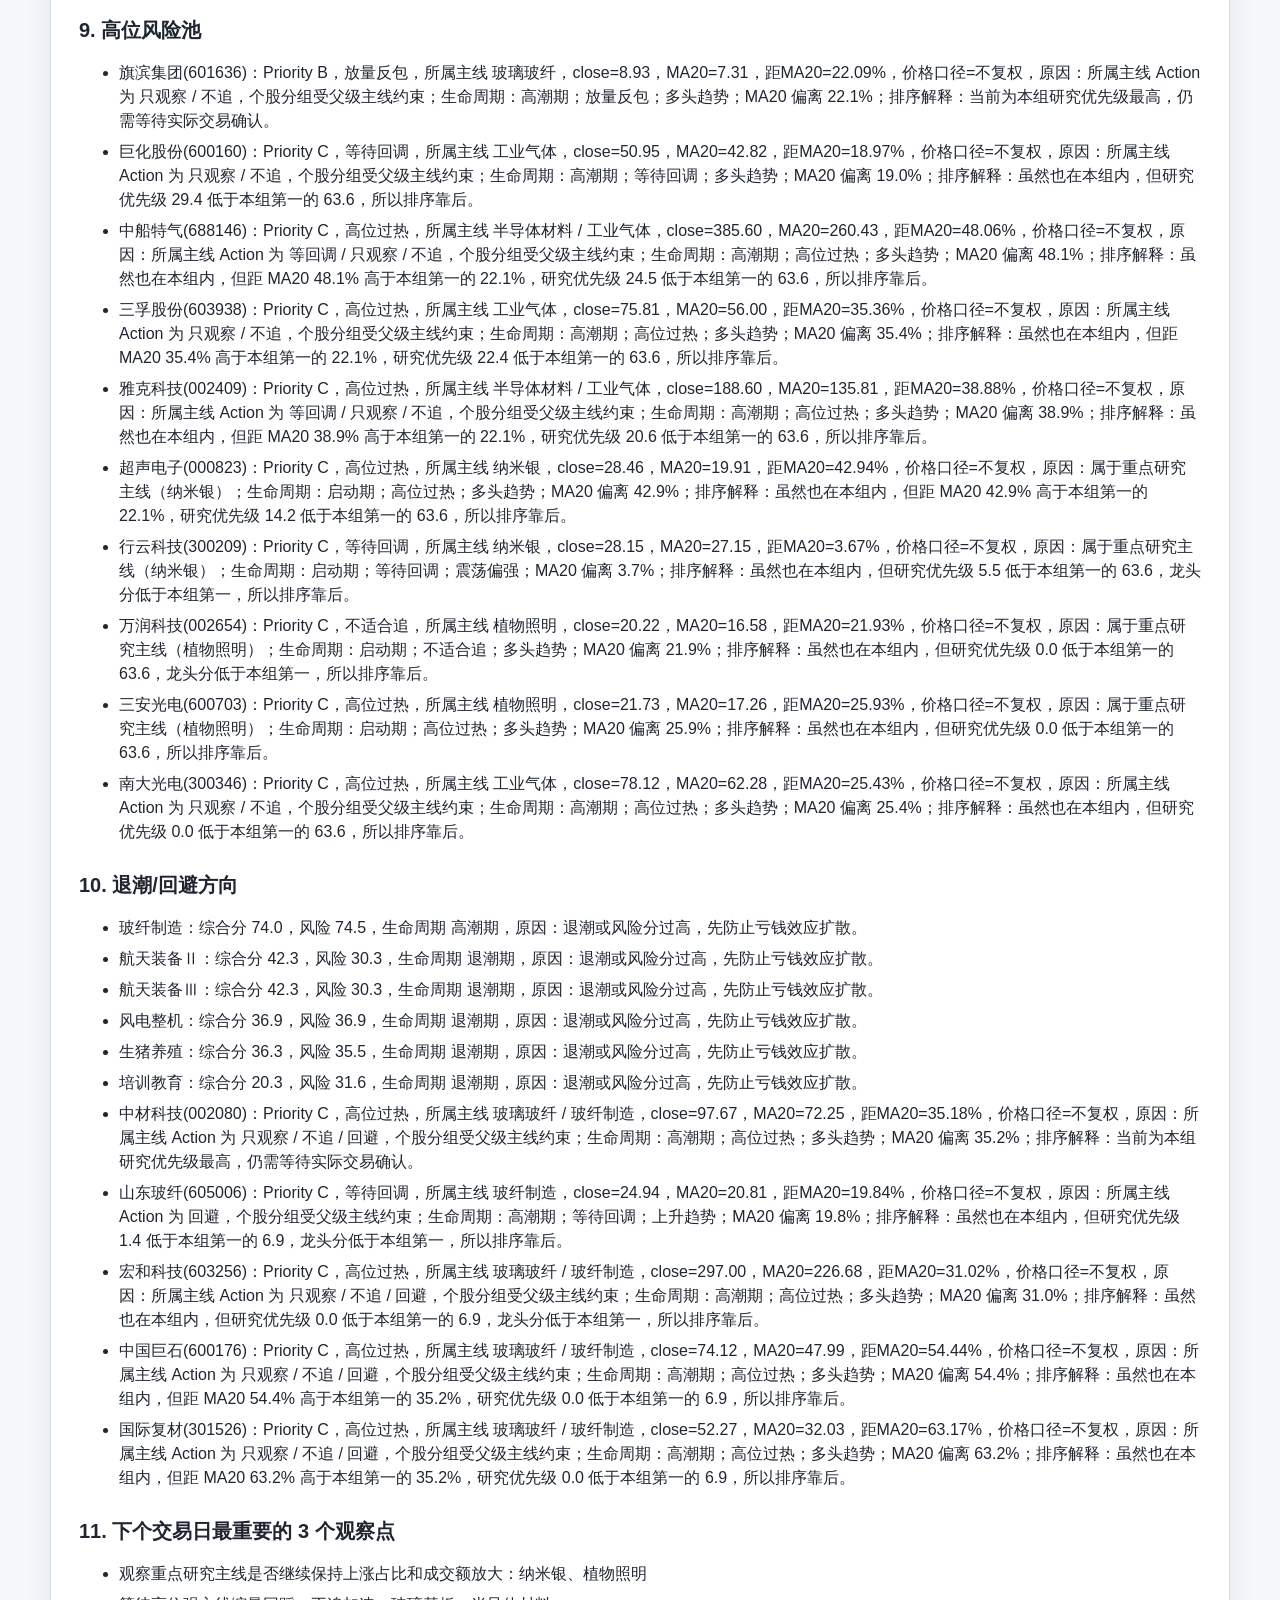
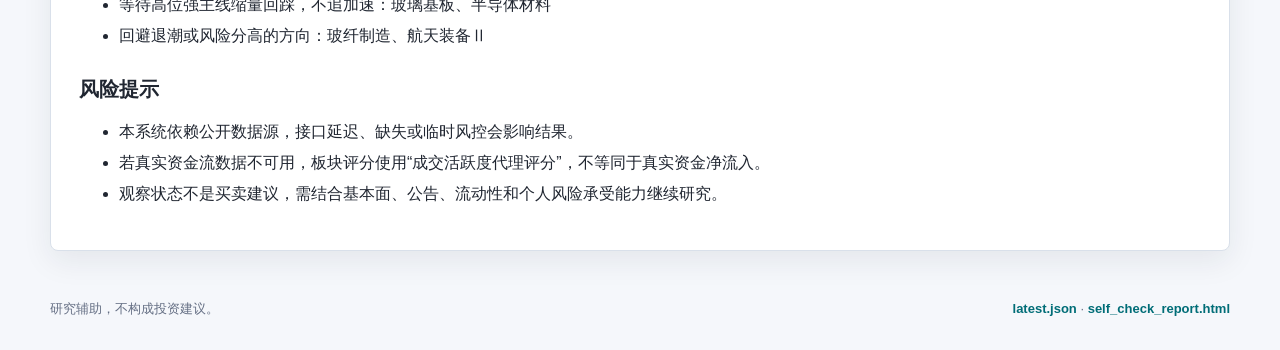
<file: docs/daily.html>
<!doctype html>
<html lang="zh-CN">
<head>
  <meta charset="utf-8">
  <meta name="viewport" content="width=device-width, initial-scale=1">
  <title>日报 - A股主线雷达</title>
  <link rel="stylesheet" href="assets/style.css">
</head>
<body>
  <header class="topbar">
    <a class="brand" href="index.html">A股主线雷达</a>
    <nav><a class="" href="index.html">首页</a><a class="" href="sectors.html">主线</a><a class="" href="stocks.html">股票池</a><a class="" href="lifecycle.html">生命周期</a><a class="" href="rotation.html">轮动</a><a class="" href="v3.html">V3验证</a><a class="active" href="daily.html">日报</a><a class="" href="history/index.html">历史</a></nav>
  </header>
  <main>
    <section class="page-title">
      <p class="eyebrow">Daily Report</p>
      <h1>A 股主线操作系统日报</h1>
      <p class="muted">日期：2026-06-28 · 生成时间：2026-06-28T22:52:19</p>
    </section>
    <article class="markdown-body">
      <h1>A 股主线操作系统日报</h1>
<p>日期：2026-06-28</p>
<blockquote>本报告仅用于研究辅助，不构成投资建议。</blockquote>
<blockquote>3 分钟摘要：先看今日一句话、今日 Action 和今日变化，再看股票池与风险方向。</blockquote>
<h2>1. 今日结论</h2>
<ul>
<li>市场：中性偏弱</li>
<li>策略：不追高，缩小研究范围</li>
<li>重点关注：有机硅（暂无个股信号）、植物照明、纳米银</li>
<li>等待：玻璃基板、半导体材料、半导体设备</li>
<li>回避：玻纤制造、航天装备Ⅱ、航天装备Ⅲ</li>
</ul>
<h2>2. 为什么今天这样判断</h2>
<p>市场宽度偏弱但科技高分主线仍集中，说明资金在抱团，高位方向等回调，低位启动方向优先研究。</p>
<h2>3. 市场温度变化</h2>
<ul>
<li>市场温度：<strong>52.1 / 100</strong>，风险偏好：<strong>中性</strong></li>
<li>参与统计股票数：<strong>5867</strong>；样本完整性：全市场样本</li>
<li>市场宽度：上涨 790 家、下跌 4676 家；涨停约 67 家、跌停约 51 家。</li>
<li>暂无昨日市场温度快照，请连续运行后查看变化。</li>
</ul>
<h2>4. 今日 Action</h2>
<ul>
<li>重点研究：有机硅（综合分 63.1、机会分 76.9，风险分 1.5 仍可控；生命周期为启动期，距 MA20 9.0%，适合研究回踩或放量确认。，该主线暂无符合条件个股，等待个股信号；暂无缩量回踩/放量确认个股，暂不列入个股候选。，机会 76.9，风险 1.5，信心 56.7）；植物照明（综合分 63.4、机会分 74.5，风险分 5.7 仍可控；生命周期为启动期，距 MA20 3.7%，适合研究回踩或放量确认。，机会 74.5，风险 5.7，信心 54.8）；纳米银（综合分 63.6、机会分 72.6，风险分 7.3 仍可控；生命周期为启动期，距 MA20 7.0%，适合研究回踩或放量确认。，机会 72.6，风险 7.3，信心 56.7）。</li>
<li>等回调：玻璃基板（主线强度仍在，量能 1.45 倍、上涨占比 51.2%；但阶段为高潮期或风险分升至 33.7，距 MA20 11.1%，因此等待回调而不追高。，机会 65.6，风险 33.7，信心 56.7）；半导体材料（主线强度仍在，量能 1.58 倍、上涨占比 74.2%；但阶段为高潮期或风险分升至 50.0，距 MA20 24.2%，因此等待回调而不追高。，机会 64.3，风险 50.0，信心 56.7）；半导体设备（主线强度仍在，量能 1.35 倍、上涨占比 72.7%；但阶段为高潮期或风险分升至 69.7，距 MA20 27.0%，因此等待回调而不追高。，机会 62.1，风险 69.7，信心 56.7）。</li>
<li>只观察 / 不追：玻璃玻纤（综合分 70.5 但机会/风险不够匹配，阶段为高潮期；当前更适合观察结构是否重新转强，不把个股升级为候选。，机会 61.2，风险 29.3，信心 56.7）；工业气体（综合分 68.6 但机会/风险不够匹配，阶段为高潮期；当前更适合观察结构是否重新转强，不把个股升级为候选。，机会 60.7，风险 24.8，信心 54.8）；橡胶助剂（综合分 61.4 但机会/风险不够匹配，阶段为高潮期；当前更适合观察结构是否重新转强，不把个股升级为候选。，机会 57.6，风险 46.2，信心 56.7）。</li>
<li>回避：玻纤制造（生命周期为高潮期或风险分 74.5 过高，优先防止亏钱效应扩散；相关个股即使出现单日反包，也不能越过主线约束进入候选。，机会 62.1，风险 74.5，信心 56.7）；航天装备Ⅱ（生命周期为退潮期或风险分 30.3 过高，优先防止亏钱效应扩散；相关个股即使出现单日反包，也不能越过主线约束进入候选。，机会 28.6，风险 30.3，信心 44.9）；航天装备Ⅲ（生命周期为退潮期或风险分 30.3 过高，优先防止亏钱效应扩散；相关个股即使出现单日反包，也不能越过主线约束进入候选。，机会 28.6，风险 30.3，信心 44.9）。</li>
</ul>
<h2>5. 今日变化</h2>
<ul>
<li>暂无昨日数据，请连续运行后查看变化。</li>
</ul>
<h2>6. Top 主线解释</h2>
<ul>
<li>玻璃基板：综合分 77.7，机会 65.6，风险 33.7，信心 56.7；Action：等回调；Action解释：主线强度仍在，量能 1.45 倍、上涨占比 51.2%；但阶段为高潮期或风险分升至 33.7，距 MA20 11.1%，因此等待回调而不追高。；评分解释：近 10 日上榜 2 天；成交额较 20 日均值放大 1.45 倍；板块内 51.2% 股票上涨；龙头集中度分 100.0。</li>
<li>半导体材料：综合分 76.7，机会 64.3，风险 50.0，信心 56.7；Action：等回调；Action解释：主线强度仍在，量能 1.58 倍、上涨占比 74.2%；但阶段为高潮期或风险分升至 50.0，距 MA20 24.2%，因此等待回调而不追高。；评分解释：近 10 日上榜 2 天；成交额较 20 日均值放大 1.58 倍；板块内 74.2% 股票上涨；龙头集中度分 65.7。</li>
<li>半导体设备：综合分 76.7，机会 62.1，风险 69.7，信心 56.7；Action：等回调；Action解释：主线强度仍在，量能 1.35 倍、上涨占比 72.7%；但阶段为高潮期或风险分升至 69.7，距 MA20 27.0%，因此等待回调而不追高。；评分解释：近 10 日上榜 2 天；成交额较 20 日均值放大 1.35 倍；板块内 72.7% 股票上涨；龙头集中度分 100.0。</li>
<li>玻纤制造：综合分 74.0，机会 62.1，风险 74.5，信心 56.7；Action：回避；Action解释：生命周期为高潮期或风险分 74.5 过高，优先防止亏钱效应扩散；相关个股即使出现单日反包，也不能越过主线约束进入候选。；评分解释：近 10 日上榜 2 天；成交额较 20 日均值放大 1.61 倍；板块内 87.5% 股票上涨；龙头集中度分 100.0。</li>
<li>玻璃玻纤：综合分 70.5，机会 61.2，风险 29.3，信心 56.7；Action：只观察 / 不追；Action解释：综合分 70.5 但机会/风险不够匹配，阶段为高潮期；当前更适合观察结构是否重新转强，不把个股升级为候选。；评分解释：近 10 日上榜 2 天；成交额较 20 日均值放大 1.60 倍；板块内 64.7% 股票上涨；龙头集中度分 100.0。</li>
</ul>
<h2>7. 可研究股票池</h2>
<ul>
<li>鸿利智汇(300219)：Priority A+，放量反包，所属主线 植物照明，close=10.05，MA20=8.79，距MA20=14.32%，价格口径=不复权，原因：属于重点研究主线（植物照明）；生命周期：启动期；放量反包；多头趋势；MA20 偏离 14.3%；排序解释：当前为本组研究优先级最高，仍需等待实际交易确认。</li>
<li>欧菲光(002456)：Priority A+，放量反包，所属主线 纳米银，close=9.52，MA20=9.29，距MA20=2.52%，价格口径=不复权，原因：属于重点研究主线（纳米银）；生命周期：启动期；放量反包；上升趋势；MA20 偏离 2.5%；排序解释：虽然也在本组内，但研究优先级 90.5 低于本组第一的 92.3，所以排序靠后。</li>
<li>雷曼光电(300162)：Priority B，放量反包，所属主线 植物照明，close=12.13，MA20=10.51，距MA20=15.45%，价格口径=不复权，原因：属于重点研究主线（植物照明）；生命周期：启动期；放量反包；多头趋势；MA20 偏离 15.4%；排序解释：虽然也在本组内，但研究优先级 69.8 低于本组第一的 92.3，所以排序靠后。</li>
</ul>
<h2>8. 强主线回调观察</h2>
<ul>
<li>立昂微(605358)：Priority A+，放量反包，所属主线 半导体材料，close=75.37，MA20=66.32，距MA20=13.65%，价格口径=不复权，原因：所属主线 Action 为 等回调，个股分组受父级主线约束；生命周期：高潮期；放量反包；多头趋势；MA20 偏离 13.7%；排序解释：当前为本组研究优先级最高，仍需等待实际交易确认。</li>
<li>京东方Ａ(000725)：Priority A+，放量反包，所属主线 玻璃基板，close=7.79，MA20=6.29，距MA20=23.94%，价格口径=不复权，原因：所属主线 Action 为 等回调，个股分组受父级主线约束；生命周期：高潮期；放量反包；多头趋势；MA20 偏离 23.9%；排序解释：虽然也在本组内，但距 MA20 23.9% 高于本组第一的 13.7%，所以排序靠后。</li>
<li>蓝思科技(300433)：Priority A+，缩量回踩 5 日线，所属主线 玻璃基板，close=55.59，MA20=47.16，距MA20=17.87%，价格口径=不复权，原因：所属主线 Action 为 等回调，个股分组受父级主线约束；生命周期：高潮期；缩量回踩 5 日线；多头趋势；MA20 偏离 17.9%；排序解释：虽然也在本组内，但龙头分低于本组第一，所以排序靠后。</li>
<li>长电科技(600584)：Priority B，等待回调，所属主线 玻璃基板，close=100.89，MA20=81.13，距MA20=24.35%，价格口径=不复权，原因：所属主线 Action 为 等回调，个股分组受父级主线约束；生命周期：高潮期；等待回调；多头趋势；MA20 偏离 24.4%；排序解释：虽然也在本组内，但距 MA20 24.4% 高于本组第一的 13.7%，研究优先级 65.0 低于本组第一的 100.0，龙头分低于本组第一，所以排序靠后。</li>
<li>北方华创(002371)：Priority B，等待回调，所属主线 半导体设备，close=813.37，MA20=672.40，距MA20=20.96%，价格口径=不复权，原因：所属主线 Action 为 等回调，个股分组受父级主线约束；生命周期：高潮期；等待回调；多头趋势；MA20 偏离 21.0%；排序解释：虽然也在本组内，但距 MA20 21.0% 高于本组第一的 13.7%，研究优先级 60.2 低于本组第一的 100.0，龙头分低于本组第一，所以排序靠后。</li>
<li>晶方科技(603005)：Priority C，等待回调，所属主线 玻璃基板，close=52.31，MA20=44.80，距MA20=16.76%，价格口径=不复权，原因：所属主线 Action 为 等回调，个股分组受父级主线约束；生命周期：高潮期；等待回调；多头趋势；MA20 偏离 16.8%；排序解释：虽然也在本组内，但研究优先级 52.9 低于本组第一的 100.0，龙头分低于本组第一，所以排序靠后。</li>
<li>中科飞测(688361)：Priority C，高位过热，所属主线 半导体设备，close=355.00，MA20=240.16，距MA20=47.82%，价格口径=不复权，原因：所属主线 Action 为 等回调，个股分组受父级主线约束；生命周期：高潮期；高位过热；多头趋势；MA20 偏离 47.8%；排序解释：虽然也在本组内，但距 MA20 47.8% 高于本组第一的 13.7%，研究优先级 38.6 低于本组第一的 100.0，龙头分低于本组第一，所以排序靠后。</li>
<li>长川科技(300604)：Priority C，高位过热，所属主线 半导体设备，close=314.90，MA20=242.12，距MA20=30.06%，价格口径=不复权，原因：所属主线 Action 为 等回调，个股分组受父级主线约束；生命周期：高潮期；高位过热；多头趋势；MA20 偏离 30.1%；排序解释：虽然也在本组内，但距 MA20 30.1% 高于本组第一的 13.7%，研究优先级 0.0 低于本组第一的 100.0，所以排序靠后。</li>
<li>长信科技(300088)：Priority C，高位过热，所属主线 玻璃基板，close=11.67，MA20=8.80，距MA20=32.61%，价格口径=不复权，原因：所属主线 Action 为 等回调，个股分组受父级主线约束；生命周期：高潮期；高位过热；多头趋势；MA20 偏离 32.6%；排序解释：虽然也在本组内，但距 MA20 32.6% 高于本组第一的 13.7%，研究优先级 0.0 低于本组第一的 100.0，龙头分低于本组第一，所以排序靠后。</li>
<li>芯源微(688037)：Priority C，高位过热，所属主线 半导体设备，close=354.90，MA20=271.12，距MA20=30.90%，价格口径=不复权，原因：所属主线 Action 为 等回调，个股分组受父级主线约束；生命周期：高潮期；高位过热；多头趋势；MA20 偏离 30.9%；排序解释：虽然也在本组内，但距 MA20 30.9% 高于本组第一的 13.7%，研究优先级 0.0 低于本组第一的 100.0，龙头分低于本组第一，所以排序靠后。</li>
</ul>
<h2>9. 高位风险池</h2>
<ul>
<li>旗滨集团(601636)：Priority B，放量反包，所属主线 玻璃玻纤，close=8.93，MA20=7.31，距MA20=22.09%，价格口径=不复权，原因：所属主线 Action 为 只观察 / 不追，个股分组受父级主线约束；生命周期：高潮期；放量反包；多头趋势；MA20 偏离 22.1%；排序解释：当前为本组研究优先级最高，仍需等待实际交易确认。</li>
<li>巨化股份(600160)：Priority C，等待回调，所属主线 工业气体，close=50.95，MA20=42.82，距MA20=18.97%，价格口径=不复权，原因：所属主线 Action 为 只观察 / 不追，个股分组受父级主线约束；生命周期：高潮期；等待回调；多头趋势；MA20 偏离 19.0%；排序解释：虽然也在本组内，但研究优先级 29.4 低于本组第一的 63.6，所以排序靠后。</li>
<li>中船特气(688146)：Priority C，高位过热，所属主线 半导体材料 / 工业气体，close=385.60，MA20=260.43，距MA20=48.06%，价格口径=不复权，原因：所属主线 Action 为 等回调 / 只观察 / 不追，个股分组受父级主线约束；生命周期：高潮期；高位过热；多头趋势；MA20 偏离 48.1%；排序解释：虽然也在本组内，但距 MA20 48.1% 高于本组第一的 22.1%，研究优先级 24.5 低于本组第一的 63.6，所以排序靠后。</li>
<li>三孚股份(603938)：Priority C，高位过热，所属主线 工业气体，close=75.81，MA20=56.00，距MA20=35.36%，价格口径=不复权，原因：所属主线 Action 为 只观察 / 不追，个股分组受父级主线约束；生命周期：高潮期；高位过热；多头趋势；MA20 偏离 35.4%；排序解释：虽然也在本组内，但距 MA20 35.4% 高于本组第一的 22.1%，研究优先级 22.4 低于本组第一的 63.6，所以排序靠后。</li>
<li>雅克科技(002409)：Priority C，高位过热，所属主线 半导体材料 / 工业气体，close=188.60，MA20=135.81，距MA20=38.88%，价格口径=不复权，原因：所属主线 Action 为 等回调 / 只观察 / 不追，个股分组受父级主线约束；生命周期：高潮期；高位过热；多头趋势；MA20 偏离 38.9%；排序解释：虽然也在本组内，但距 MA20 38.9% 高于本组第一的 22.1%，研究优先级 20.6 低于本组第一的 63.6，所以排序靠后。</li>
<li>超声电子(000823)：Priority C，高位过热，所属主线 纳米银，close=28.46，MA20=19.91，距MA20=42.94%，价格口径=不复权，原因：属于重点研究主线（纳米银）；生命周期：启动期；高位过热；多头趋势；MA20 偏离 42.9%；排序解释：虽然也在本组内，但距 MA20 42.9% 高于本组第一的 22.1%，研究优先级 14.2 低于本组第一的 63.6，所以排序靠后。</li>
<li>行云科技(300209)：Priority C，等待回调，所属主线 纳米银，close=28.15，MA20=27.15，距MA20=3.67%，价格口径=不复权，原因：属于重点研究主线（纳米银）；生命周期：启动期；等待回调；震荡偏强；MA20 偏离 3.7%；排序解释：虽然也在本组内，但研究优先级 5.5 低于本组第一的 63.6，龙头分低于本组第一，所以排序靠后。</li>
<li>万润科技(002654)：Priority C，不适合追，所属主线 植物照明，close=20.22，MA20=16.58，距MA20=21.93%，价格口径=不复权，原因：属于重点研究主线（植物照明）；生命周期：启动期；不适合追；多头趋势；MA20 偏离 21.9%；排序解释：虽然也在本组内，但研究优先级 0.0 低于本组第一的 63.6，龙头分低于本组第一，所以排序靠后。</li>
<li>三安光电(600703)：Priority C，高位过热，所属主线 植物照明，close=21.73，MA20=17.26，距MA20=25.93%，价格口径=不复权，原因：属于重点研究主线（植物照明）；生命周期：启动期；高位过热；多头趋势；MA20 偏离 25.9%；排序解释：虽然也在本组内，但研究优先级 0.0 低于本组第一的 63.6，所以排序靠后。</li>
<li>南大光电(300346)：Priority C，高位过热，所属主线 工业气体，close=78.12，MA20=62.28，距MA20=25.43%，价格口径=不复权，原因：所属主线 Action 为 只观察 / 不追，个股分组受父级主线约束；生命周期：高潮期；高位过热；多头趋势；MA20 偏离 25.4%；排序解释：虽然也在本组内，但研究优先级 0.0 低于本组第一的 63.6，所以排序靠后。</li>
</ul>
<h2>10. 退潮/回避方向</h2>
<ul>
<li>玻纤制造：综合分 74.0，风险 74.5，生命周期 高潮期，原因：退潮或风险分过高，先防止亏钱效应扩散。</li>
<li>航天装备Ⅱ：综合分 42.3，风险 30.3，生命周期 退潮期，原因：退潮或风险分过高，先防止亏钱效应扩散。</li>
<li>航天装备Ⅲ：综合分 42.3，风险 30.3，生命周期 退潮期，原因：退潮或风险分过高，先防止亏钱效应扩散。</li>
<li>风电整机：综合分 36.9，风险 36.9，生命周期 退潮期，原因：退潮或风险分过高，先防止亏钱效应扩散。</li>
<li>生猪养殖：综合分 36.3，风险 35.5，生命周期 退潮期，原因：退潮或风险分过高，先防止亏钱效应扩散。</li>
<li>培训教育：综合分 20.3，风险 31.6，生命周期 退潮期，原因：退潮或风险分过高，先防止亏钱效应扩散。</li>
<li>中材科技(002080)：Priority C，高位过热，所属主线 玻璃玻纤 / 玻纤制造，close=97.67，MA20=72.25，距MA20=35.18%，价格口径=不复权，原因：所属主线 Action 为 只观察 / 不追 / 回避，个股分组受父级主线约束；生命周期：高潮期；高位过热；多头趋势；MA20 偏离 35.2%；排序解释：当前为本组研究优先级最高，仍需等待实际交易确认。</li>
<li>山东玻纤(605006)：Priority C，等待回调，所属主线 玻纤制造，close=24.94，MA20=20.81，距MA20=19.84%，价格口径=不复权，原因：所属主线 Action 为 回避，个股分组受父级主线约束；生命周期：高潮期；等待回调；上升趋势；MA20 偏离 19.8%；排序解释：虽然也在本组内，但研究优先级 1.4 低于本组第一的 6.9，龙头分低于本组第一，所以排序靠后。</li>
<li>宏和科技(603256)：Priority C，高位过热，所属主线 玻璃玻纤 / 玻纤制造，close=297.00，MA20=226.68，距MA20=31.02%，价格口径=不复权，原因：所属主线 Action 为 只观察 / 不追 / 回避，个股分组受父级主线约束；生命周期：高潮期；高位过热；多头趋势；MA20 偏离 31.0%；排序解释：虽然也在本组内，但研究优先级 0.0 低于本组第一的 6.9，龙头分低于本组第一，所以排序靠后。</li>
<li>中国巨石(600176)：Priority C，高位过热，所属主线 玻璃玻纤 / 玻纤制造，close=74.12，MA20=47.99，距MA20=54.44%，价格口径=不复权，原因：所属主线 Action 为 只观察 / 不追 / 回避，个股分组受父级主线约束；生命周期：高潮期；高位过热；多头趋势；MA20 偏离 54.4%；排序解释：虽然也在本组内，但距 MA20 54.4% 高于本组第一的 35.2%，研究优先级 0.0 低于本组第一的 6.9，所以排序靠后。</li>
<li>国际复材(301526)：Priority C，高位过热，所属主线 玻璃玻纤 / 玻纤制造，close=52.27，MA20=32.03，距MA20=63.17%，价格口径=不复权，原因：所属主线 Action 为 只观察 / 不追 / 回避，个股分组受父级主线约束；生命周期：高潮期；高位过热；多头趋势；MA20 偏离 63.2%；排序解释：虽然也在本组内，但距 MA20 63.2% 高于本组第一的 35.2%，研究优先级 0.0 低于本组第一的 6.9，所以排序靠后。</li>
</ul>
<h2>11. 下个交易日最重要的 3 个观察点</h2>
<ul>
<li>观察重点研究主线是否继续保持上涨占比和成交额放大：纳米银、植物照明</li>
<li>等待高位强主线缩量回踩，不追加速：玻璃基板、半导体材料</li>
<li>回避退潮或风险分高的方向：玻纤制造、航天装备Ⅱ</li>
</ul>
<h2>风险提示</h2>
<ul>
<li>本系统依赖公开数据源，接口延迟、缺失或临时风控会影响结果。</li>
<li>若真实资金流数据不可用，板块评分使用“成交活跃度代理评分”，不等同于真实资金净流入。</li>
<li>观察状态不是买卖建议，需结合基本面、公告、流动性和个人风险承受能力继续研究。</li>
</ul>
    </article>
    </main>
  <footer>
    <span>研究辅助，不构成投资建议。</span>
    <span><a href="data/latest.json">latest.json</a> · <a href="self_check_report.html">self_check_report.html</a></span>
  </footer>
</body>
</html>
</file>
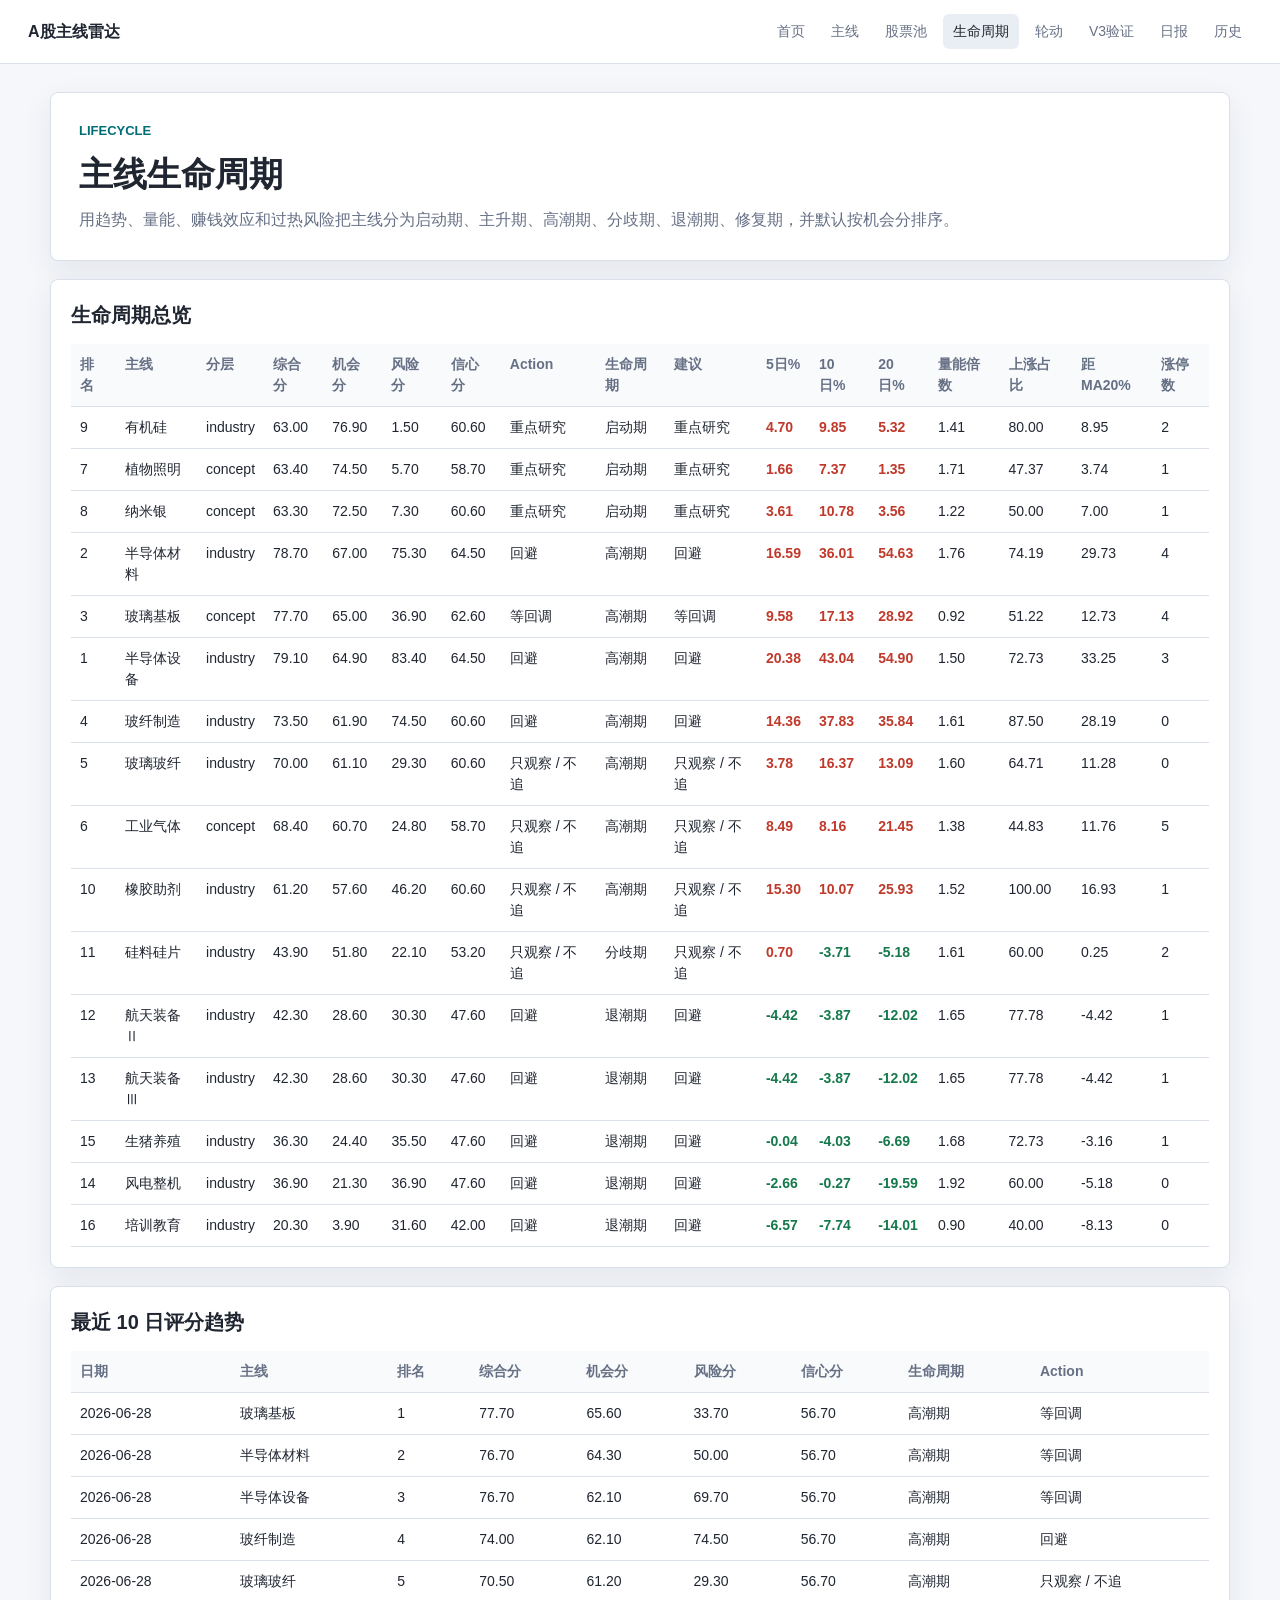
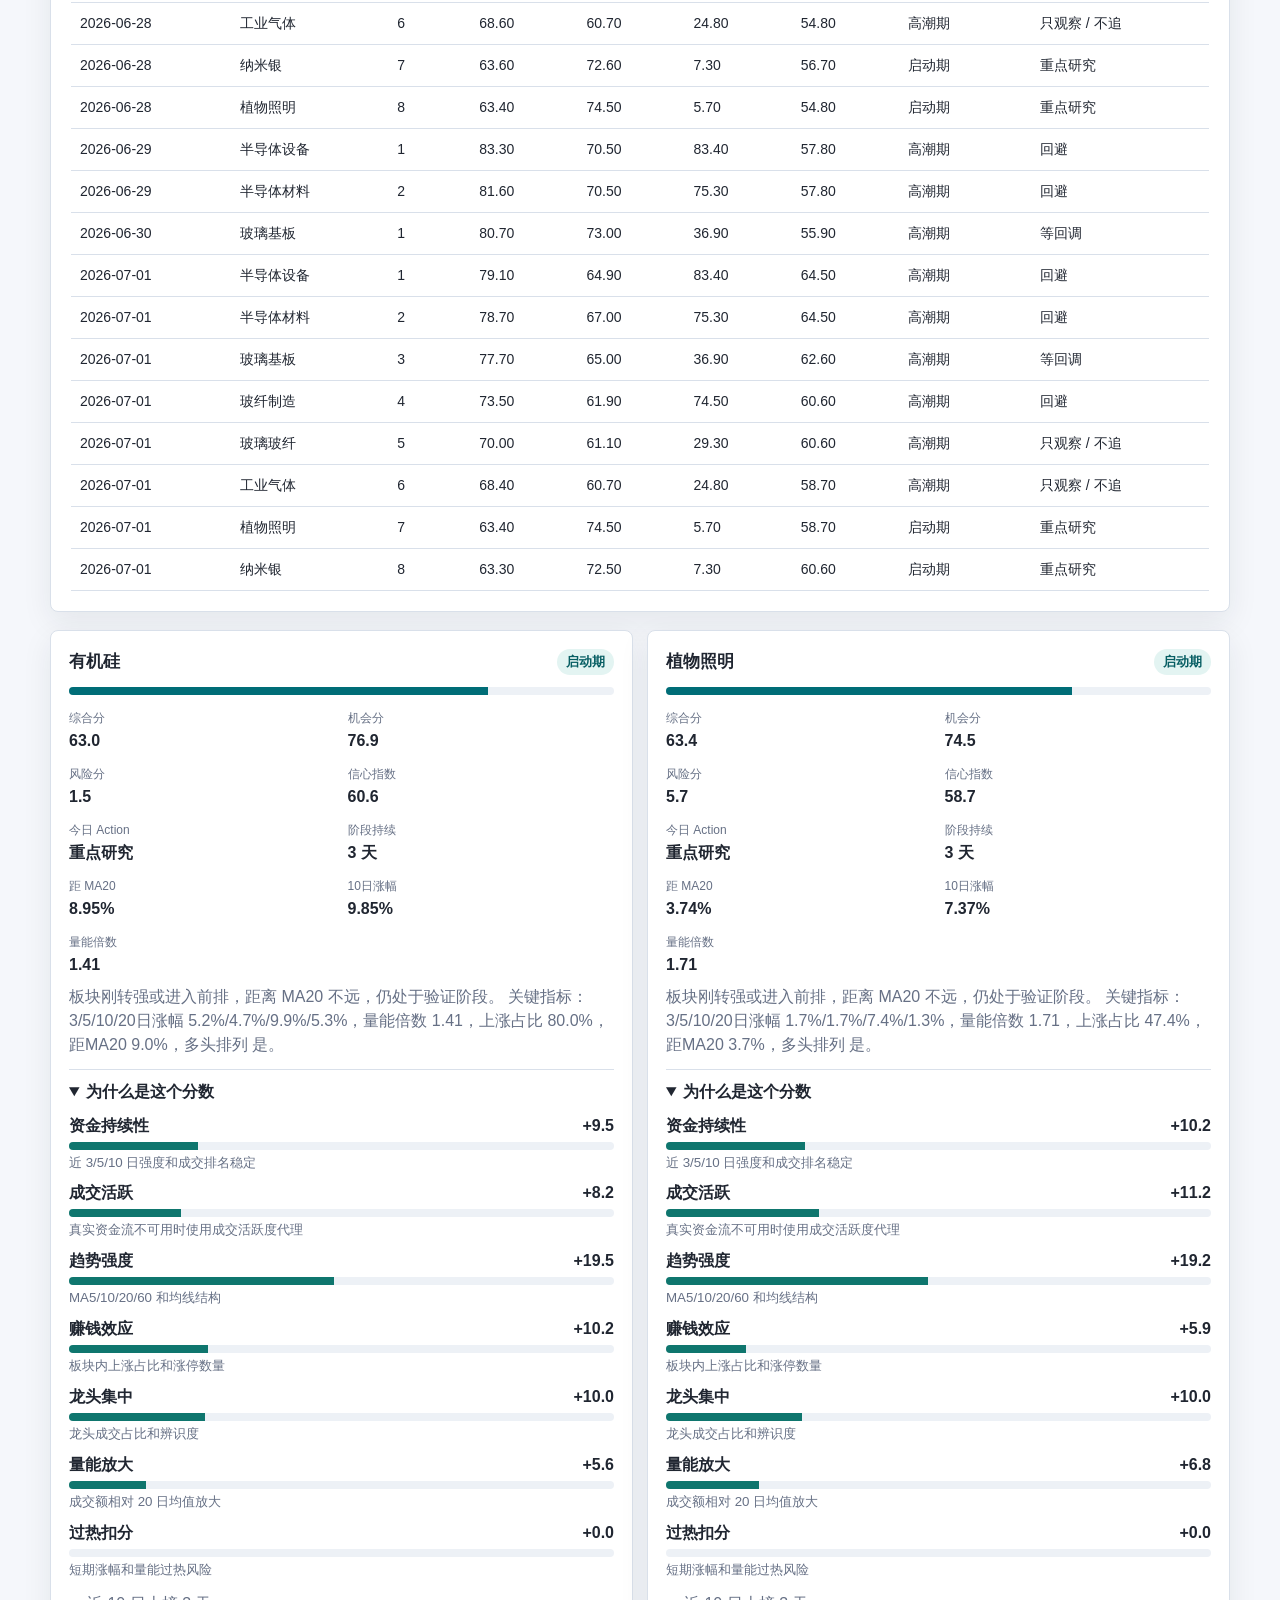
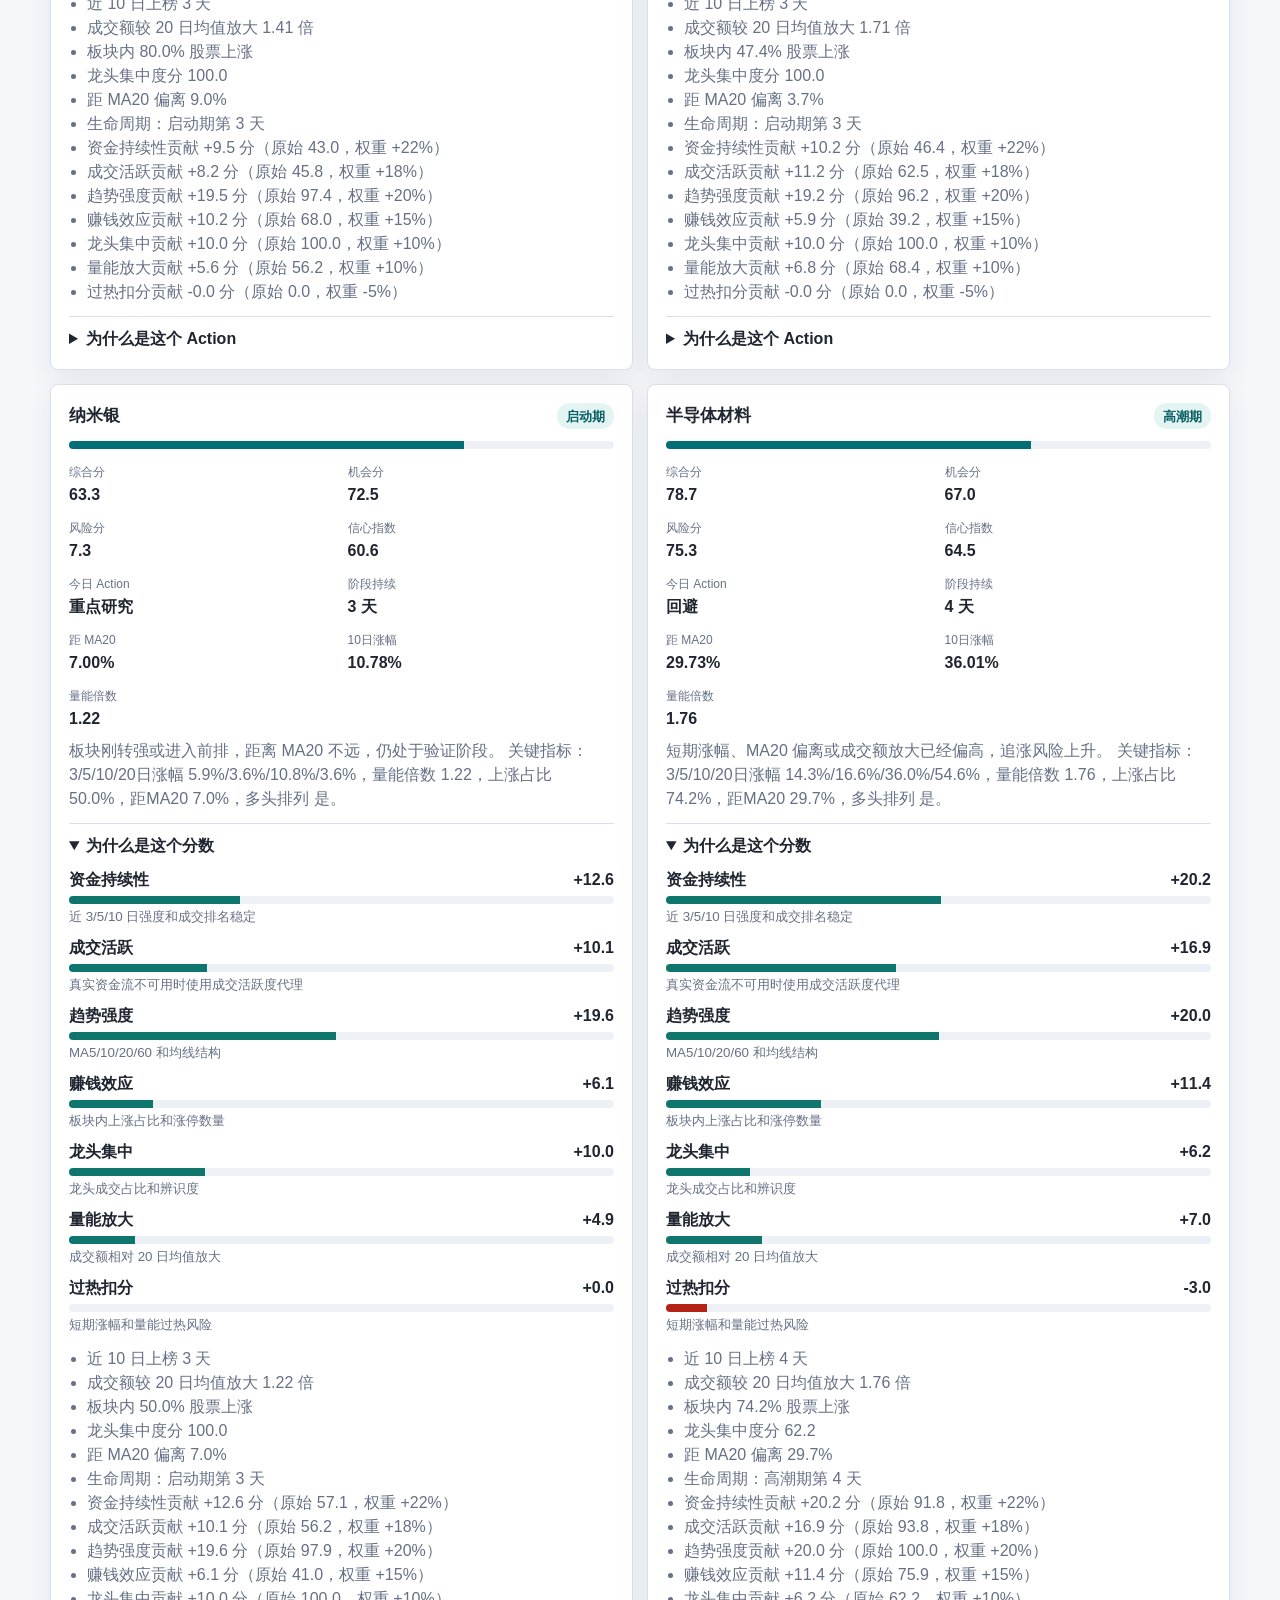
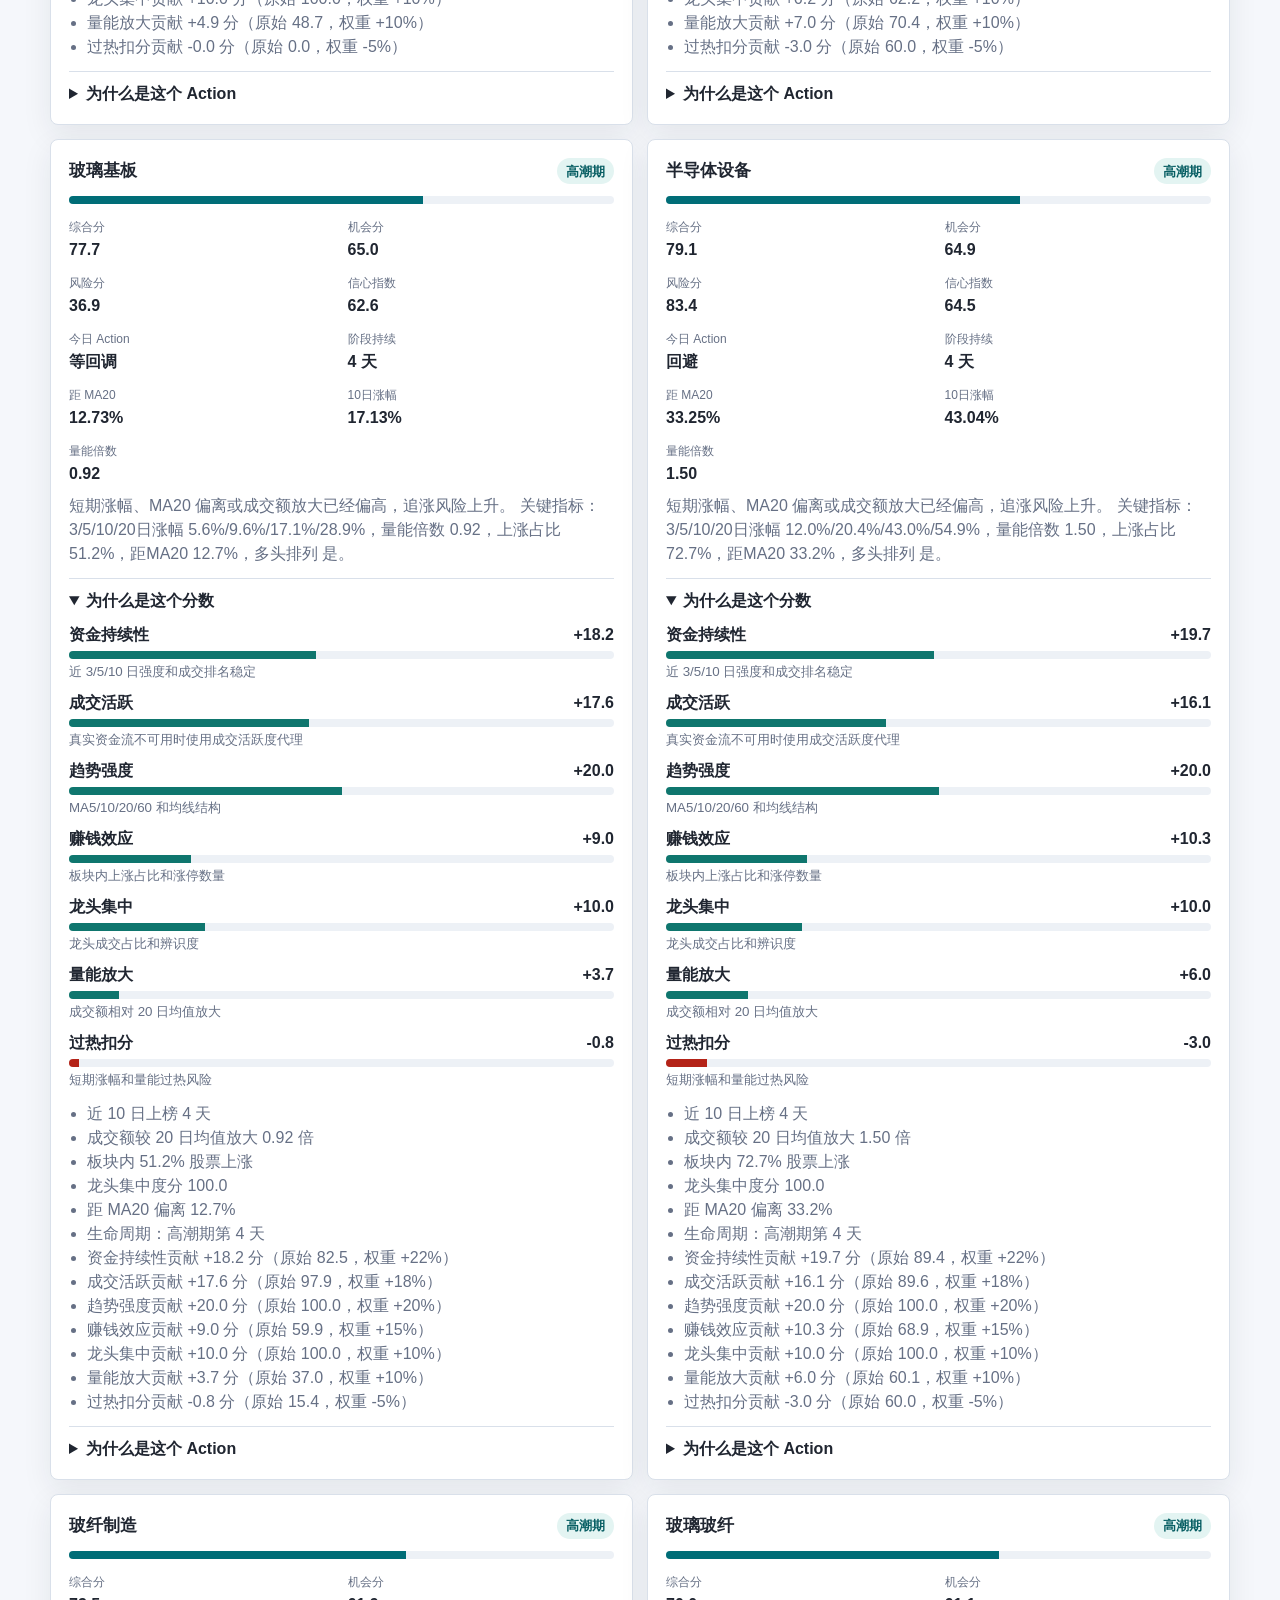
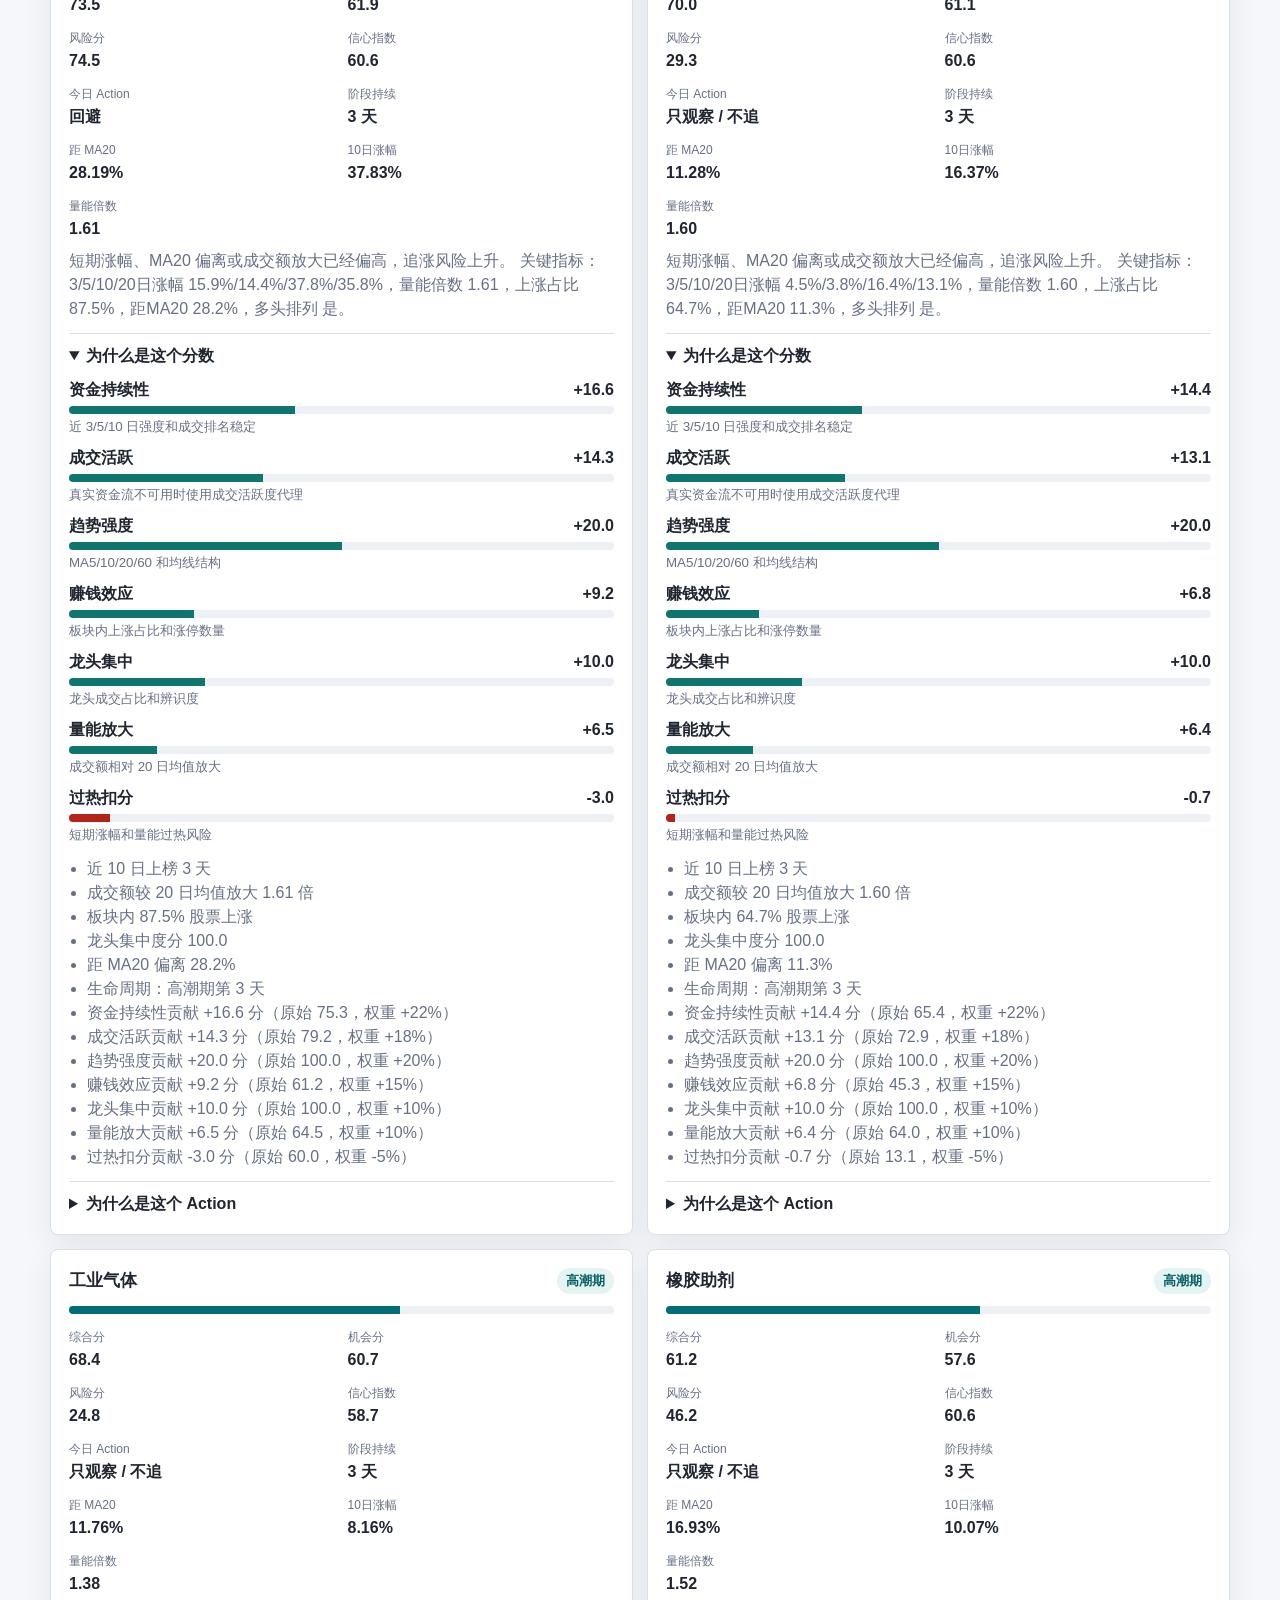
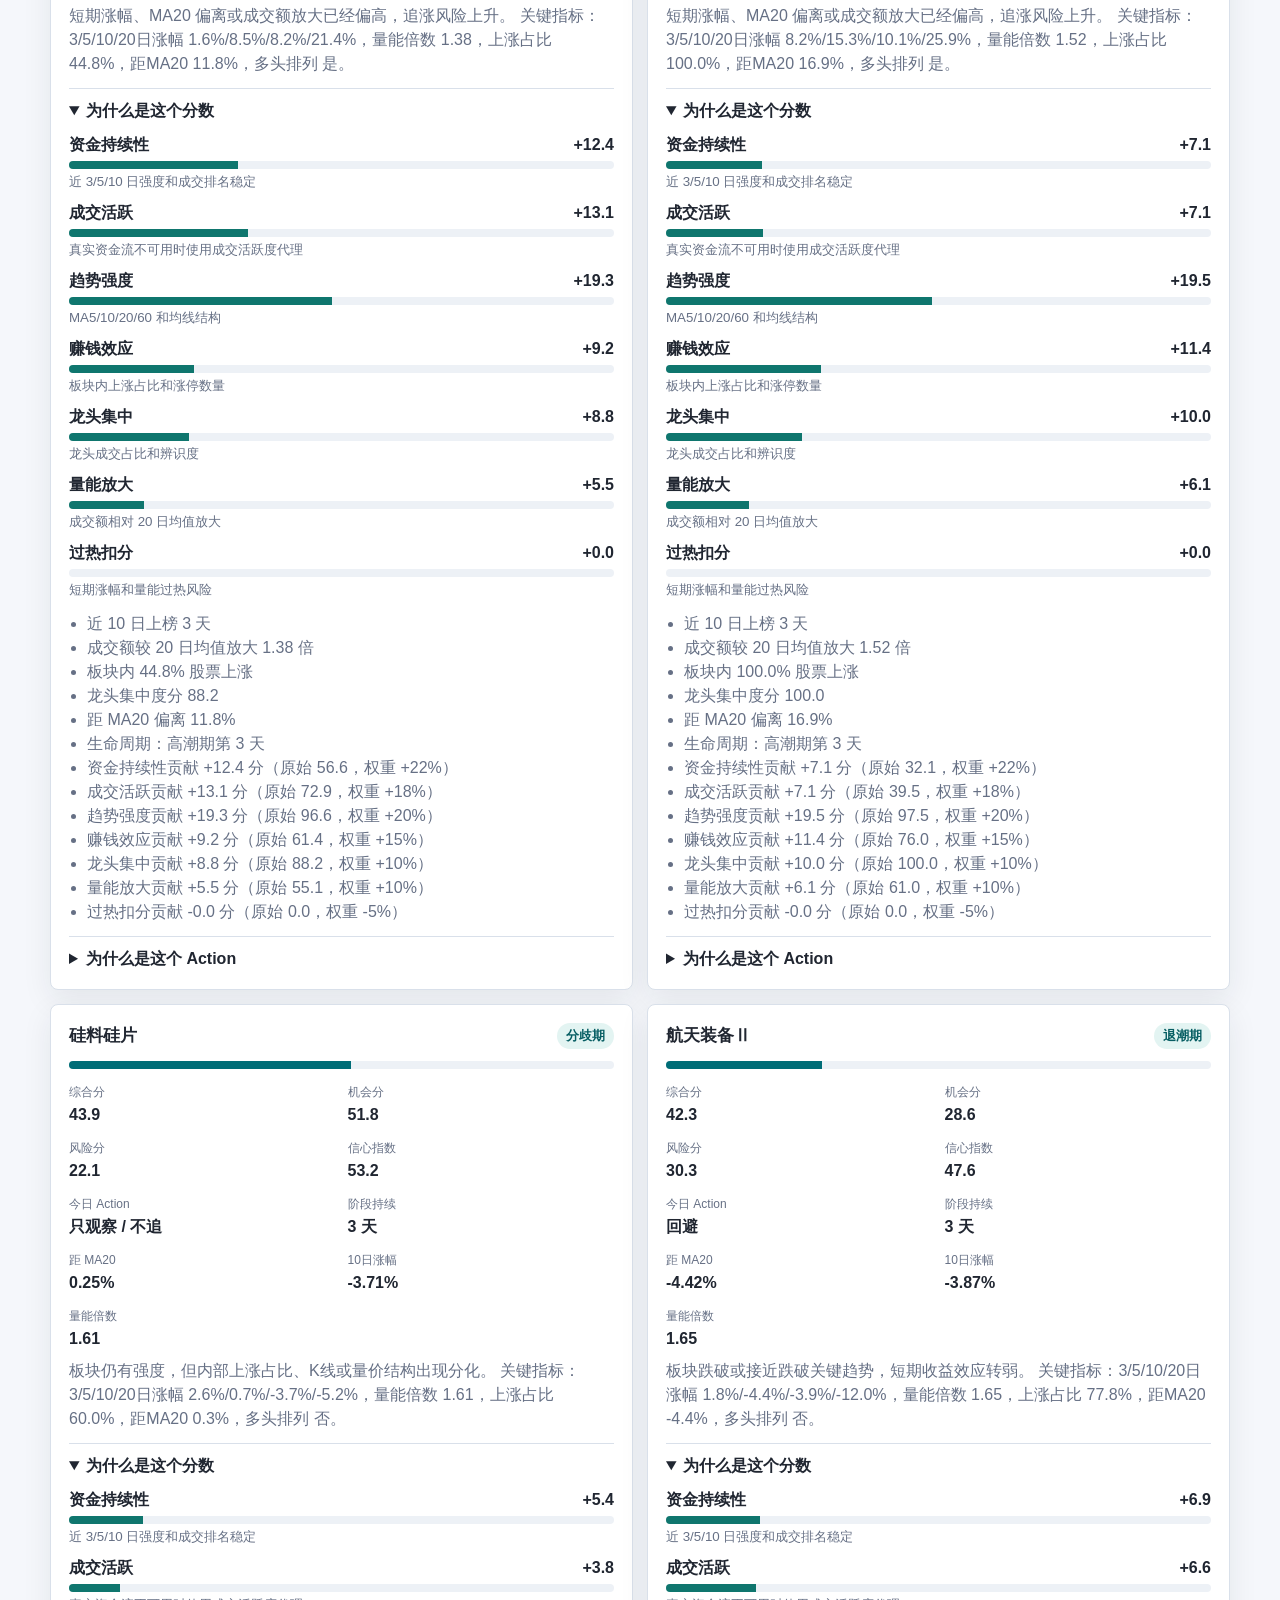
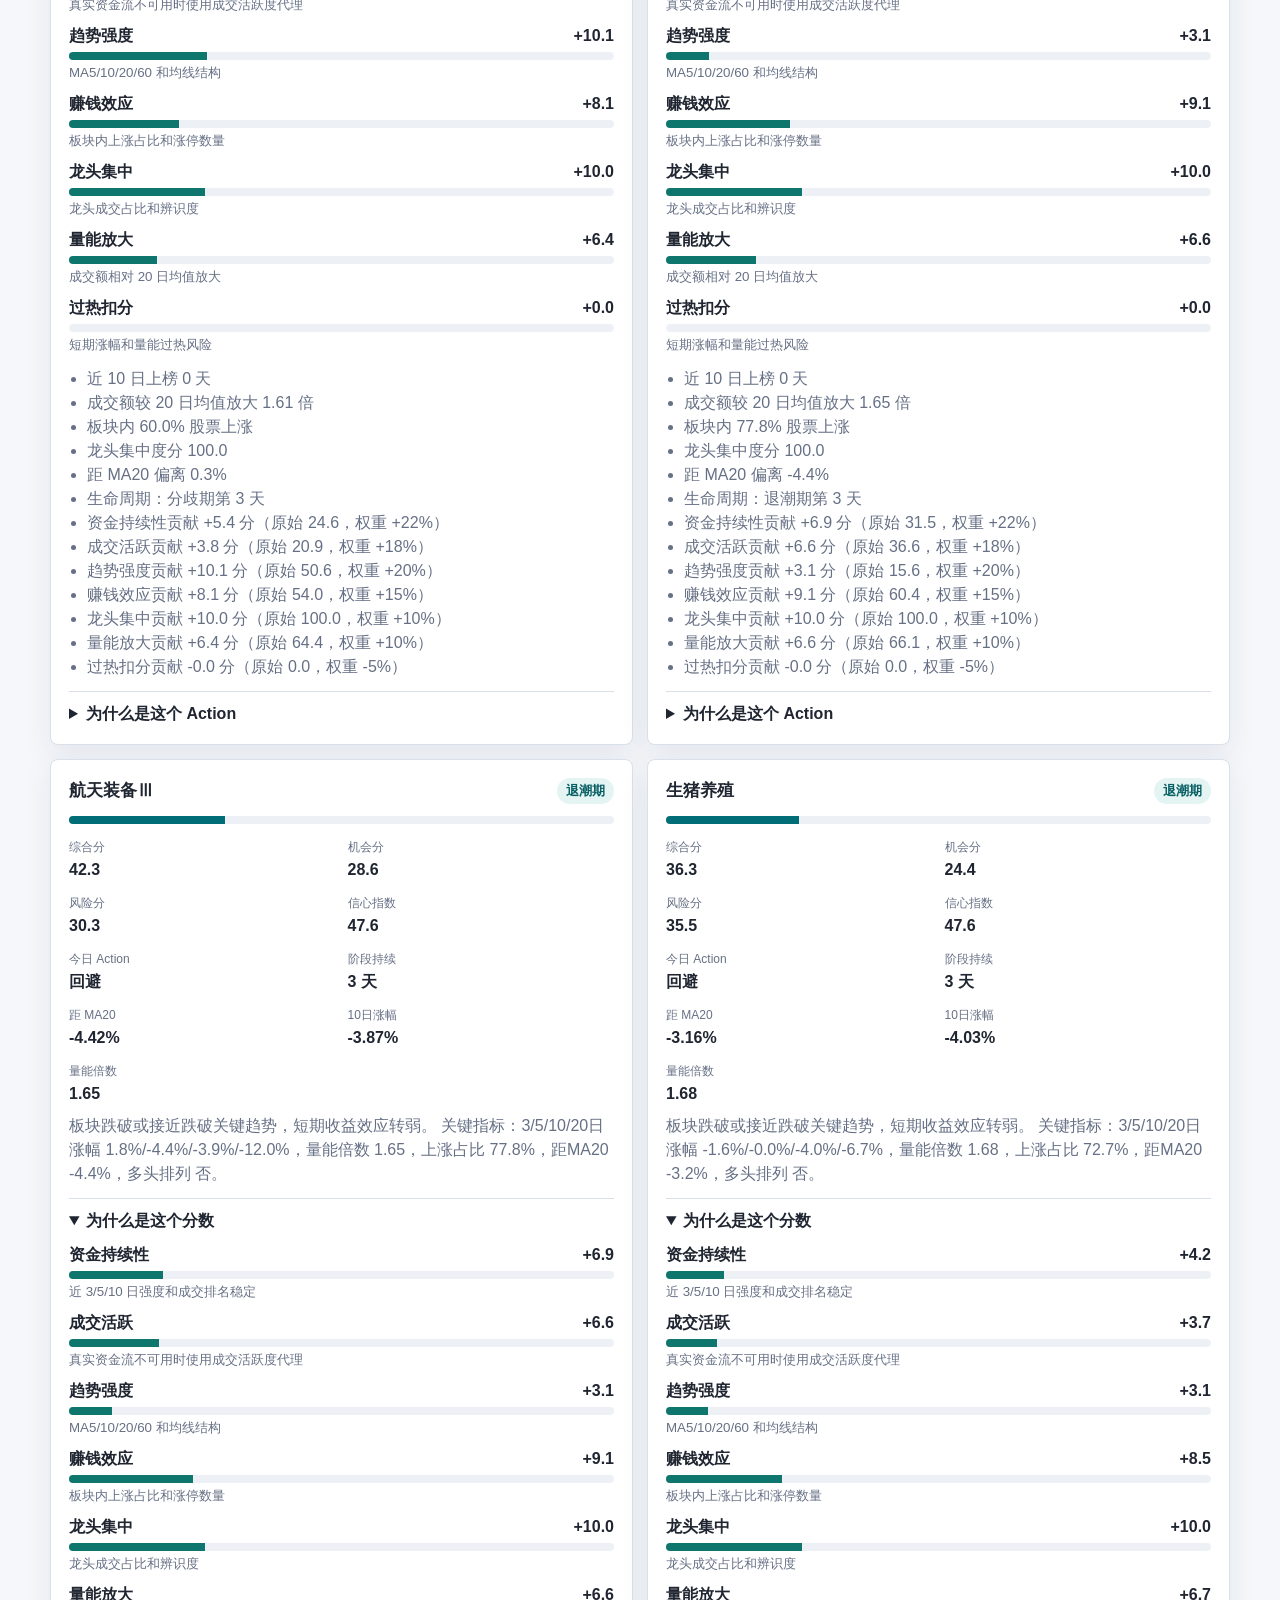
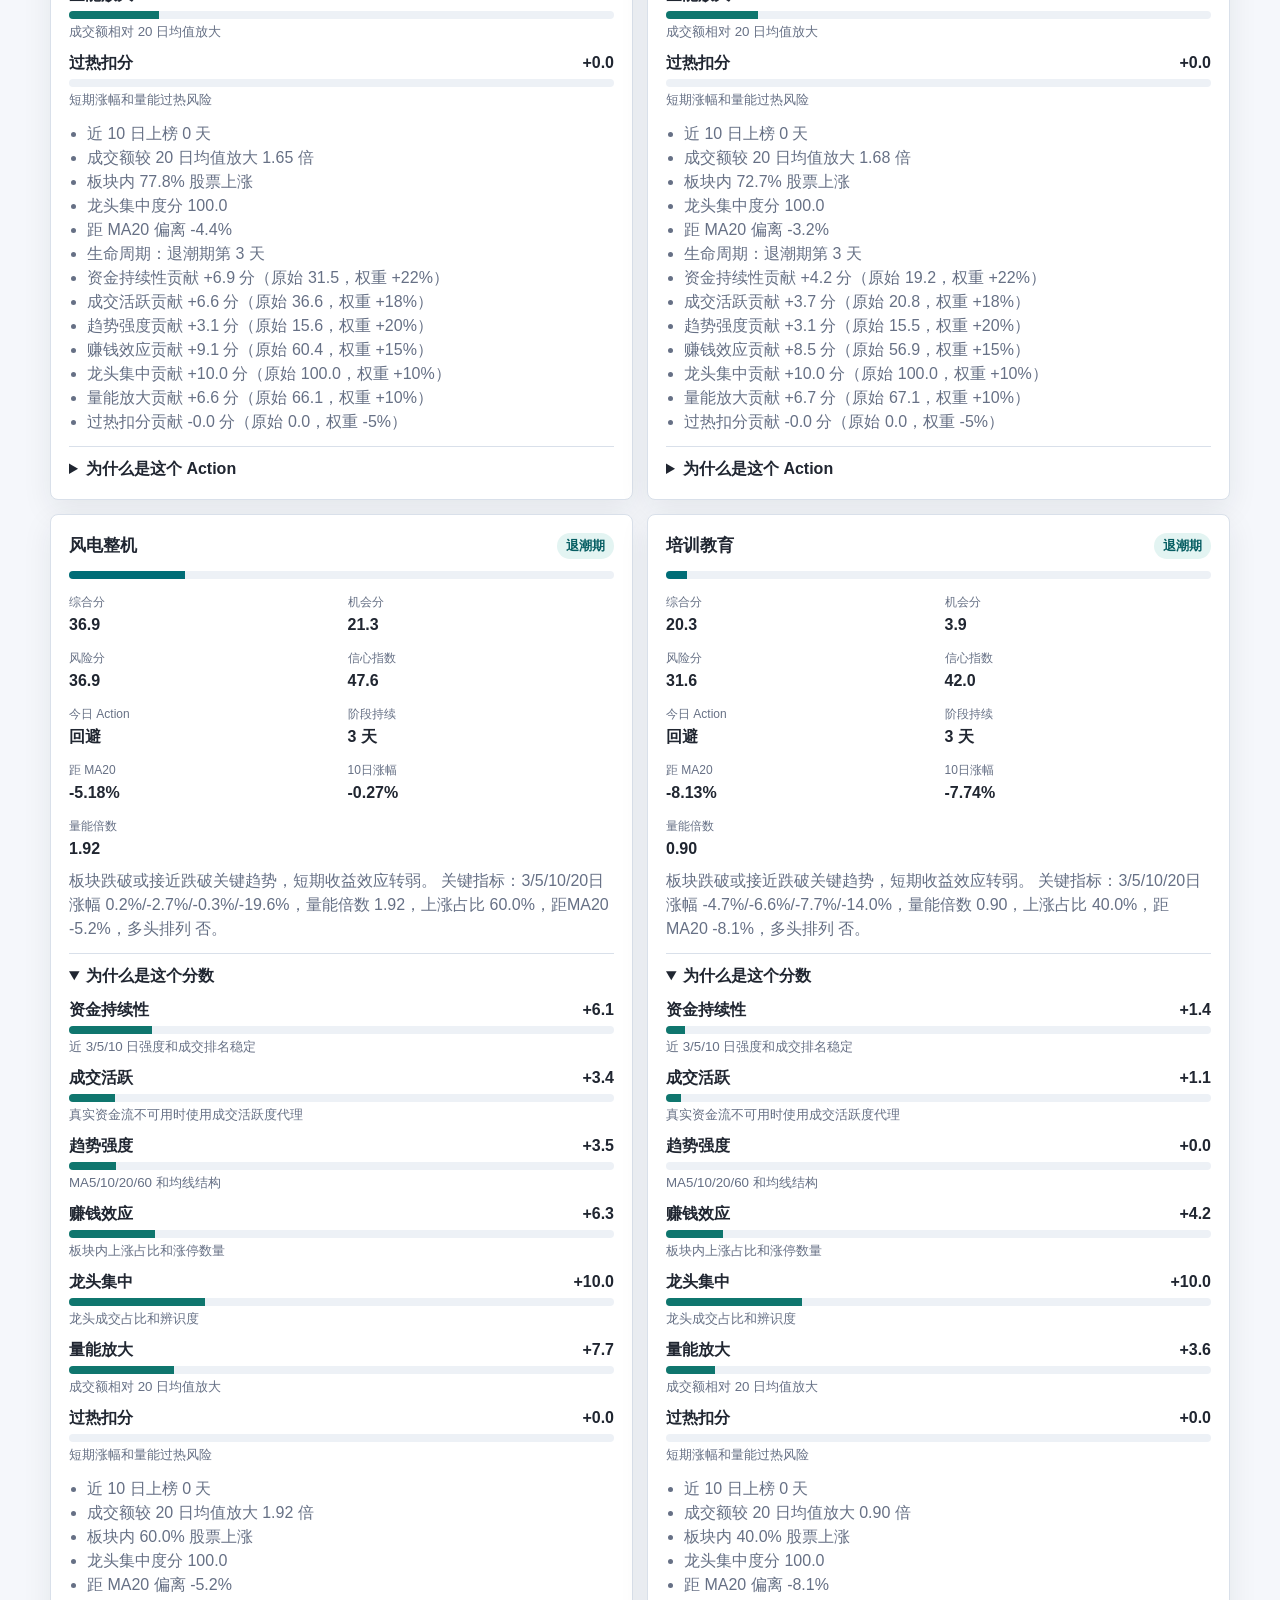
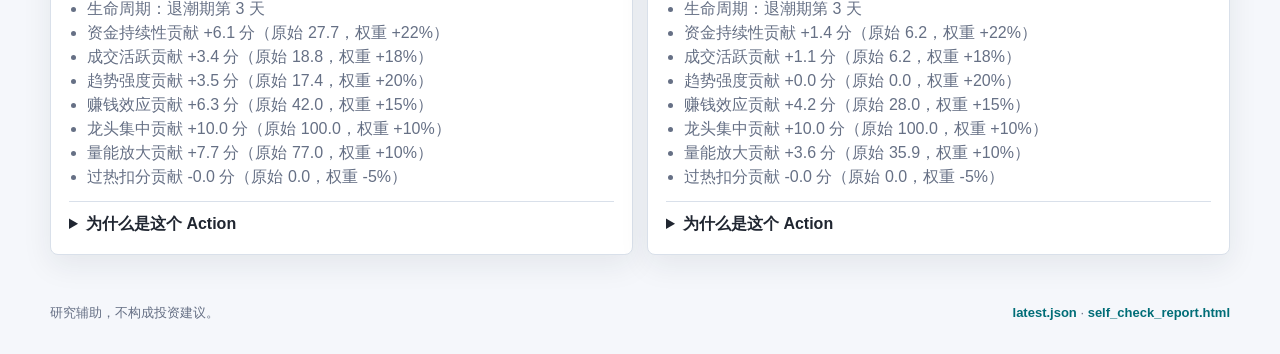
<file: docs/lifecycle.html>
<!doctype html>
<html lang="zh-CN">
<head>
  <meta charset="utf-8">
  <meta name="viewport" content="width=device-width, initial-scale=1">
  <title>主线生命周期 - A股主线雷达</title>
  <link rel="stylesheet" href="assets/style.css">
</head>
<body>
  <header class="topbar">
    <a class="brand" href="index.html">A股主线雷达</a>
    <nav><a class="" href="index.html">首页</a><a class="" href="sectors.html">主线</a><a class="" href="stocks.html">股票池</a><a class="active" href="lifecycle.html">生命周期</a><a class="" href="rotation.html">轮动</a><a class="" href="v3.html">V3验证</a><a class="" href="daily.html">日报</a><a class="" href="history/index.html">历史</a></nav>
  </header>
  <main>
    <section class="page-title">
      <p class="eyebrow">Lifecycle</p>
      <h1>主线生命周期</h1>
      <p class="muted">用趋势、量能、赚钱效应和过热风险把主线分为启动期、主升期、高潮期、分歧期、退潮期、修复期，并默认按机会分排序。</p>
    </section>
    <section class="panel">
      <h2>生命周期总览</h2>
      <div class="table-wrap"><table><thead><tr><th>排名</th><th>主线</th><th>分层</th><th>综合分</th><th>机会分</th><th>风险分</th><th>信心分</th><th>Action</th><th>生命周期</th><th>建议</th><th>5日%</th><th>10日%</th><th>20日%</th><th>量能倍数</th><th>上涨占比</th><th>距MA20%</th><th>涨停数</th></tr></thead><tbody><tr><td data-label="排名" class="">9</td><td data-label="主线" class="">有机硅</td><td data-label="分层" class="">industry</td><td data-label="综合分" class="">63.00</td><td data-label="机会分" class="">76.90</td><td data-label="风险分" class="">1.50</td><td data-label="信心分" class="">60.60</td><td data-label="Action" class="">重点研究</td><td data-label="生命周期" class="">启动期</td><td data-label="建议" class="">重点研究</td><td data-label="5日%" class="positive">4.70</td><td data-label="10日%" class="positive">9.85</td><td data-label="20日%" class="positive">5.32</td><td data-label="量能倍数" class="">1.41</td><td data-label="上涨占比" class="">80.00</td><td data-label="距MA20%" class="">8.95</td><td data-label="涨停数" class="">2</td></tr><tr><td data-label="排名" class="">7</td><td data-label="主线" class="">植物照明</td><td data-label="分层" class="">concept</td><td data-label="综合分" class="">63.40</td><td data-label="机会分" class="">74.50</td><td data-label="风险分" class="">5.70</td><td data-label="信心分" class="">58.70</td><td data-label="Action" class="">重点研究</td><td data-label="生命周期" class="">启动期</td><td data-label="建议" class="">重点研究</td><td data-label="5日%" class="positive">1.66</td><td data-label="10日%" class="positive">7.37</td><td data-label="20日%" class="positive">1.35</td><td data-label="量能倍数" class="">1.71</td><td data-label="上涨占比" class="">47.37</td><td data-label="距MA20%" class="">3.74</td><td data-label="涨停数" class="">1</td></tr><tr><td data-label="排名" class="">8</td><td data-label="主线" class="">纳米银</td><td data-label="分层" class="">concept</td><td data-label="综合分" class="">63.30</td><td data-label="机会分" class="">72.50</td><td data-label="风险分" class="">7.30</td><td data-label="信心分" class="">60.60</td><td data-label="Action" class="">重点研究</td><td data-label="生命周期" class="">启动期</td><td data-label="建议" class="">重点研究</td><td data-label="5日%" class="positive">3.61</td><td data-label="10日%" class="positive">10.78</td><td data-label="20日%" class="positive">3.56</td><td data-label="量能倍数" class="">1.22</td><td data-label="上涨占比" class="">50.00</td><td data-label="距MA20%" class="">7.00</td><td data-label="涨停数" class="">1</td></tr><tr><td data-label="排名" class="">2</td><td data-label="主线" class="">半导体材料</td><td data-label="分层" class="">industry</td><td data-label="综合分" class="">78.70</td><td data-label="机会分" class="">67.00</td><td data-label="风险分" class="">75.30</td><td data-label="信心分" class="">64.50</td><td data-label="Action" class="">回避</td><td data-label="生命周期" class="">高潮期</td><td data-label="建议" class="">回避</td><td data-label="5日%" class="positive">16.59</td><td data-label="10日%" class="positive">36.01</td><td data-label="20日%" class="positive">54.63</td><td data-label="量能倍数" class="">1.76</td><td data-label="上涨占比" class="">74.19</td><td data-label="距MA20%" class="">29.73</td><td data-label="涨停数" class="">4</td></tr><tr><td data-label="排名" class="">3</td><td data-label="主线" class="">玻璃基板</td><td data-label="分层" class="">concept</td><td data-label="综合分" class="">77.70</td><td data-label="机会分" class="">65.00</td><td data-label="风险分" class="">36.90</td><td data-label="信心分" class="">62.60</td><td data-label="Action" class="">等回调</td><td data-label="生命周期" class="">高潮期</td><td data-label="建议" class="">等回调</td><td data-label="5日%" class="positive">9.58</td><td data-label="10日%" class="positive">17.13</td><td data-label="20日%" class="positive">28.92</td><td data-label="量能倍数" class="">0.92</td><td data-label="上涨占比" class="">51.22</td><td data-label="距MA20%" class="">12.73</td><td data-label="涨停数" class="">4</td></tr><tr><td data-label="排名" class="">1</td><td data-label="主线" class="">半导体设备</td><td data-label="分层" class="">industry</td><td data-label="综合分" class="">79.10</td><td data-label="机会分" class="">64.90</td><td data-label="风险分" class="">83.40</td><td data-label="信心分" class="">64.50</td><td data-label="Action" class="">回避</td><td data-label="生命周期" class="">高潮期</td><td data-label="建议" class="">回避</td><td data-label="5日%" class="positive">20.38</td><td data-label="10日%" class="positive">43.04</td><td data-label="20日%" class="positive">54.90</td><td data-label="量能倍数" class="">1.50</td><td data-label="上涨占比" class="">72.73</td><td data-label="距MA20%" class="">33.25</td><td data-label="涨停数" class="">3</td></tr><tr><td data-label="排名" class="">4</td><td data-label="主线" class="">玻纤制造</td><td data-label="分层" class="">industry</td><td data-label="综合分" class="">73.50</td><td data-label="机会分" class="">61.90</td><td data-label="风险分" class="">74.50</td><td data-label="信心分" class="">60.60</td><td data-label="Action" class="">回避</td><td data-label="生命周期" class="">高潮期</td><td data-label="建议" class="">回避</td><td data-label="5日%" class="positive">14.36</td><td data-label="10日%" class="positive">37.83</td><td data-label="20日%" class="positive">35.84</td><td data-label="量能倍数" class="">1.61</td><td data-label="上涨占比" class="">87.50</td><td data-label="距MA20%" class="">28.19</td><td data-label="涨停数" class="">0</td></tr><tr><td data-label="排名" class="">5</td><td data-label="主线" class="">玻璃玻纤</td><td data-label="分层" class="">industry</td><td data-label="综合分" class="">70.00</td><td data-label="机会分" class="">61.10</td><td data-label="风险分" class="">29.30</td><td data-label="信心分" class="">60.60</td><td data-label="Action" class="">只观察 / 不追</td><td data-label="生命周期" class="">高潮期</td><td data-label="建议" class="">只观察 / 不追</td><td data-label="5日%" class="positive">3.78</td><td data-label="10日%" class="positive">16.37</td><td data-label="20日%" class="positive">13.09</td><td data-label="量能倍数" class="">1.60</td><td data-label="上涨占比" class="">64.71</td><td data-label="距MA20%" class="">11.28</td><td data-label="涨停数" class="">0</td></tr><tr><td data-label="排名" class="">6</td><td data-label="主线" class="">工业气体</td><td data-label="分层" class="">concept</td><td data-label="综合分" class="">68.40</td><td data-label="机会分" class="">60.70</td><td data-label="风险分" class="">24.80</td><td data-label="信心分" class="">58.70</td><td data-label="Action" class="">只观察 / 不追</td><td data-label="生命周期" class="">高潮期</td><td data-label="建议" class="">只观察 / 不追</td><td data-label="5日%" class="positive">8.49</td><td data-label="10日%" class="positive">8.16</td><td data-label="20日%" class="positive">21.45</td><td data-label="量能倍数" class="">1.38</td><td data-label="上涨占比" class="">44.83</td><td data-label="距MA20%" class="">11.76</td><td data-label="涨停数" class="">5</td></tr><tr><td data-label="排名" class="">10</td><td data-label="主线" class="">橡胶助剂</td><td data-label="分层" class="">industry</td><td data-label="综合分" class="">61.20</td><td data-label="机会分" class="">57.60</td><td data-label="风险分" class="">46.20</td><td data-label="信心分" class="">60.60</td><td data-label="Action" class="">只观察 / 不追</td><td data-label="生命周期" class="">高潮期</td><td data-label="建议" class="">只观察 / 不追</td><td data-label="5日%" class="positive">15.30</td><td data-label="10日%" class="positive">10.07</td><td data-label="20日%" class="positive">25.93</td><td data-label="量能倍数" class="">1.52</td><td data-label="上涨占比" class="">100.00</td><td data-label="距MA20%" class="">16.93</td><td data-label="涨停数" class="">1</td></tr><tr><td data-label="排名" class="">11</td><td data-label="主线" class="">硅料硅片</td><td data-label="分层" class="">industry</td><td data-label="综合分" class="">43.90</td><td data-label="机会分" class="">51.80</td><td data-label="风险分" class="">22.10</td><td data-label="信心分" class="">53.20</td><td data-label="Action" class="">只观察 / 不追</td><td data-label="生命周期" class="">分歧期</td><td data-label="建议" class="">只观察 / 不追</td><td data-label="5日%" class="positive">0.70</td><td data-label="10日%" class="negative">-3.71</td><td data-label="20日%" class="negative">-5.18</td><td data-label="量能倍数" class="">1.61</td><td data-label="上涨占比" class="">60.00</td><td data-label="距MA20%" class="">0.25</td><td data-label="涨停数" class="">2</td></tr><tr><td data-label="排名" class="">12</td><td data-label="主线" class="">航天装备Ⅱ</td><td data-label="分层" class="">industry</td><td data-label="综合分" class="">42.30</td><td data-label="机会分" class="">28.60</td><td data-label="风险分" class="">30.30</td><td data-label="信心分" class="">47.60</td><td data-label="Action" class="">回避</td><td data-label="生命周期" class="">退潮期</td><td data-label="建议" class="">回避</td><td data-label="5日%" class="negative">-4.42</td><td data-label="10日%" class="negative">-3.87</td><td data-label="20日%" class="negative">-12.02</td><td data-label="量能倍数" class="">1.65</td><td data-label="上涨占比" class="">77.78</td><td data-label="距MA20%" class="">-4.42</td><td data-label="涨停数" class="">1</td></tr><tr><td data-label="排名" class="">13</td><td data-label="主线" class="">航天装备Ⅲ</td><td data-label="分层" class="">industry</td><td data-label="综合分" class="">42.30</td><td data-label="机会分" class="">28.60</td><td data-label="风险分" class="">30.30</td><td data-label="信心分" class="">47.60</td><td data-label="Action" class="">回避</td><td data-label="生命周期" class="">退潮期</td><td data-label="建议" class="">回避</td><td data-label="5日%" class="negative">-4.42</td><td data-label="10日%" class="negative">-3.87</td><td data-label="20日%" class="negative">-12.02</td><td data-label="量能倍数" class="">1.65</td><td data-label="上涨占比" class="">77.78</td><td data-label="距MA20%" class="">-4.42</td><td data-label="涨停数" class="">1</td></tr><tr><td data-label="排名" class="">15</td><td data-label="主线" class="">生猪养殖</td><td data-label="分层" class="">industry</td><td data-label="综合分" class="">36.30</td><td data-label="机会分" class="">24.40</td><td data-label="风险分" class="">35.50</td><td data-label="信心分" class="">47.60</td><td data-label="Action" class="">回避</td><td data-label="生命周期" class="">退潮期</td><td data-label="建议" class="">回避</td><td data-label="5日%" class="negative">-0.04</td><td data-label="10日%" class="negative">-4.03</td><td data-label="20日%" class="negative">-6.69</td><td data-label="量能倍数" class="">1.68</td><td data-label="上涨占比" class="">72.73</td><td data-label="距MA20%" class="">-3.16</td><td data-label="涨停数" class="">1</td></tr><tr><td data-label="排名" class="">14</td><td data-label="主线" class="">风电整机</td><td data-label="分层" class="">industry</td><td data-label="综合分" class="">36.90</td><td data-label="机会分" class="">21.30</td><td data-label="风险分" class="">36.90</td><td data-label="信心分" class="">47.60</td><td data-label="Action" class="">回避</td><td data-label="生命周期" class="">退潮期</td><td data-label="建议" class="">回避</td><td data-label="5日%" class="negative">-2.66</td><td data-label="10日%" class="negative">-0.27</td><td data-label="20日%" class="negative">-19.59</td><td data-label="量能倍数" class="">1.92</td><td data-label="上涨占比" class="">60.00</td><td data-label="距MA20%" class="">-5.18</td><td data-label="涨停数" class="">0</td></tr><tr><td data-label="排名" class="">16</td><td data-label="主线" class="">培训教育</td><td data-label="分层" class="">industry</td><td data-label="综合分" class="">20.30</td><td data-label="机会分" class="">3.90</td><td data-label="风险分" class="">31.60</td><td data-label="信心分" class="">42.00</td><td data-label="Action" class="">回避</td><td data-label="生命周期" class="">退潮期</td><td data-label="建议" class="">回避</td><td data-label="5日%" class="negative">-6.57</td><td data-label="10日%" class="negative">-7.74</td><td data-label="20日%" class="negative">-14.01</td><td data-label="量能倍数" class="">0.90</td><td data-label="上涨占比" class="">40.00</td><td data-label="距MA20%" class="">-8.13</td><td data-label="涨停数" class="">0</td></tr></tbody></table></div>
    </section>
    <section class="panel">
      <h2>最近 10 日评分趋势</h2>
      <div class="table-wrap"><table><thead><tr><th>日期</th><th>主线</th><th>排名</th><th>综合分</th><th>机会分</th><th>风险分</th><th>信心分</th><th>生命周期</th><th>Action</th></tr></thead><tbody><tr><td data-label="日期" class="">2026-06-28</td><td data-label="主线" class="">玻璃基板</td><td data-label="排名" class="">1</td><td data-label="综合分" class="">77.70</td><td data-label="机会分" class="">65.60</td><td data-label="风险分" class="">33.70</td><td data-label="信心分" class="">56.70</td><td data-label="生命周期" class="">高潮期</td><td data-label="Action" class="">等回调</td></tr><tr><td data-label="日期" class="">2026-06-28</td><td data-label="主线" class="">半导体材料</td><td data-label="排名" class="">2</td><td data-label="综合分" class="">76.70</td><td data-label="机会分" class="">64.30</td><td data-label="风险分" class="">50.00</td><td data-label="信心分" class="">56.70</td><td data-label="生命周期" class="">高潮期</td><td data-label="Action" class="">等回调</td></tr><tr><td data-label="日期" class="">2026-06-28</td><td data-label="主线" class="">半导体设备</td><td data-label="排名" class="">3</td><td data-label="综合分" class="">76.70</td><td data-label="机会分" class="">62.10</td><td data-label="风险分" class="">69.70</td><td data-label="信心分" class="">56.70</td><td data-label="生命周期" class="">高潮期</td><td data-label="Action" class="">等回调</td></tr><tr><td data-label="日期" class="">2026-06-28</td><td data-label="主线" class="">玻纤制造</td><td data-label="排名" class="">4</td><td data-label="综合分" class="">74.00</td><td data-label="机会分" class="">62.10</td><td data-label="风险分" class="">74.50</td><td data-label="信心分" class="">56.70</td><td data-label="生命周期" class="">高潮期</td><td data-label="Action" class="">回避</td></tr><tr><td data-label="日期" class="">2026-06-28</td><td data-label="主线" class="">玻璃玻纤</td><td data-label="排名" class="">5</td><td data-label="综合分" class="">70.50</td><td data-label="机会分" class="">61.20</td><td data-label="风险分" class="">29.30</td><td data-label="信心分" class="">56.70</td><td data-label="生命周期" class="">高潮期</td><td data-label="Action" class="">只观察 / 不追</td></tr><tr><td data-label="日期" class="">2026-06-28</td><td data-label="主线" class="">工业气体</td><td data-label="排名" class="">6</td><td data-label="综合分" class="">68.60</td><td data-label="机会分" class="">60.70</td><td data-label="风险分" class="">24.80</td><td data-label="信心分" class="">54.80</td><td data-label="生命周期" class="">高潮期</td><td data-label="Action" class="">只观察 / 不追</td></tr><tr><td data-label="日期" class="">2026-06-28</td><td data-label="主线" class="">纳米银</td><td data-label="排名" class="">7</td><td data-label="综合分" class="">63.60</td><td data-label="机会分" class="">72.60</td><td data-label="风险分" class="">7.30</td><td data-label="信心分" class="">56.70</td><td data-label="生命周期" class="">启动期</td><td data-label="Action" class="">重点研究</td></tr><tr><td data-label="日期" class="">2026-06-28</td><td data-label="主线" class="">植物照明</td><td data-label="排名" class="">8</td><td data-label="综合分" class="">63.40</td><td data-label="机会分" class="">74.50</td><td data-label="风险分" class="">5.70</td><td data-label="信心分" class="">54.80</td><td data-label="生命周期" class="">启动期</td><td data-label="Action" class="">重点研究</td></tr><tr><td data-label="日期" class="">2026-06-29</td><td data-label="主线" class="">半导体设备</td><td data-label="排名" class="">1</td><td data-label="综合分" class="">83.30</td><td data-label="机会分" class="">70.50</td><td data-label="风险分" class="">83.40</td><td data-label="信心分" class="">57.80</td><td data-label="生命周期" class="">高潮期</td><td data-label="Action" class="">回避</td></tr><tr><td data-label="日期" class="">2026-06-29</td><td data-label="主线" class="">半导体材料</td><td data-label="排名" class="">2</td><td data-label="综合分" class="">81.60</td><td data-label="机会分" class="">70.50</td><td data-label="风险分" class="">75.30</td><td data-label="信心分" class="">57.80</td><td data-label="生命周期" class="">高潮期</td><td data-label="Action" class="">回避</td></tr><tr><td data-label="日期" class="">2026-06-30</td><td data-label="主线" class="">玻璃基板</td><td data-label="排名" class="">1</td><td data-label="综合分" class="">80.70</td><td data-label="机会分" class="">73.00</td><td data-label="风险分" class="">36.90</td><td data-label="信心分" class="">55.90</td><td data-label="生命周期" class="">高潮期</td><td data-label="Action" class="">等回调</td></tr><tr><td data-label="日期" class="">2026-07-01</td><td data-label="主线" class="">半导体设备</td><td data-label="排名" class="">1</td><td data-label="综合分" class="">79.10</td><td data-label="机会分" class="">64.90</td><td data-label="风险分" class="">83.40</td><td data-label="信心分" class="">64.50</td><td data-label="生命周期" class="">高潮期</td><td data-label="Action" class="">回避</td></tr><tr><td data-label="日期" class="">2026-07-01</td><td data-label="主线" class="">半导体材料</td><td data-label="排名" class="">2</td><td data-label="综合分" class="">78.70</td><td data-label="机会分" class="">67.00</td><td data-label="风险分" class="">75.30</td><td data-label="信心分" class="">64.50</td><td data-label="生命周期" class="">高潮期</td><td data-label="Action" class="">回避</td></tr><tr><td data-label="日期" class="">2026-07-01</td><td data-label="主线" class="">玻璃基板</td><td data-label="排名" class="">3</td><td data-label="综合分" class="">77.70</td><td data-label="机会分" class="">65.00</td><td data-label="风险分" class="">36.90</td><td data-label="信心分" class="">62.60</td><td data-label="生命周期" class="">高潮期</td><td data-label="Action" class="">等回调</td></tr><tr><td data-label="日期" class="">2026-07-01</td><td data-label="主线" class="">玻纤制造</td><td data-label="排名" class="">4</td><td data-label="综合分" class="">73.50</td><td data-label="机会分" class="">61.90</td><td data-label="风险分" class="">74.50</td><td data-label="信心分" class="">60.60</td><td data-label="生命周期" class="">高潮期</td><td data-label="Action" class="">回避</td></tr><tr><td data-label="日期" class="">2026-07-01</td><td data-label="主线" class="">玻璃玻纤</td><td data-label="排名" class="">5</td><td data-label="综合分" class="">70.00</td><td data-label="机会分" class="">61.10</td><td data-label="风险分" class="">29.30</td><td data-label="信心分" class="">60.60</td><td data-label="生命周期" class="">高潮期</td><td data-label="Action" class="">只观察 / 不追</td></tr><tr><td data-label="日期" class="">2026-07-01</td><td data-label="主线" class="">工业气体</td><td data-label="排名" class="">6</td><td data-label="综合分" class="">68.40</td><td data-label="机会分" class="">60.70</td><td data-label="风险分" class="">24.80</td><td data-label="信心分" class="">58.70</td><td data-label="生命周期" class="">高潮期</td><td data-label="Action" class="">只观察 / 不追</td></tr><tr><td data-label="日期" class="">2026-07-01</td><td data-label="主线" class="">植物照明</td><td data-label="排名" class="">7</td><td data-label="综合分" class="">63.40</td><td data-label="机会分" class="">74.50</td><td data-label="风险分" class="">5.70</td><td data-label="信心分" class="">58.70</td><td data-label="生命周期" class="">启动期</td><td data-label="Action" class="">重点研究</td></tr><tr><td data-label="日期" class="">2026-07-01</td><td data-label="主线" class="">纳米银</td><td data-label="排名" class="">8</td><td data-label="综合分" class="">63.30</td><td data-label="机会分" class="">72.50</td><td data-label="风险分" class="">7.30</td><td data-label="信心分" class="">60.60</td><td data-label="生命周期" class="">启动期</td><td data-label="Action" class="">重点研究</td></tr></tbody></table></div>
    </section>
    <section class="sector-list">

    <article class="detail-card">
      <div class="card-title">
        <h3>有机硅</h3>
        <span class="badge">启动期</span>
      </div>
      <div class="score-line"><span style="width:76.9%"></span></div>
      <dl>
        <div><dt>综合分</dt><dd>63.0</dd></div>
        <div><dt>机会分</dt><dd>76.9</dd></div>
        <div><dt>风险分</dt><dd>1.5</dd></div>
        <div><dt>信心指数</dt><dd>60.6</dd></div>
        <div><dt>今日 Action</dt><dd>重点研究</dd></div>
        <div><dt>阶段持续</dt><dd>3 天</dd></div>
        <div><dt>距 MA20</dt><dd>8.95%</dd></div>
        <div><dt>10日涨幅</dt><dd>9.85%</dd></div>
        <div><dt>量能倍数</dt><dd>1.41</dd></div>
      </dl>
      <p class="muted">板块刚转强或进入前排，距离 MA20 不远，仍处于验证阶段。 关键指标：3/5/10/20日涨幅 5.2%/4.7%/9.9%/5.3%，量能倍数 1.41，上涨占比 80.0%，距MA20 9.0%，多头排列 是。</p>
      <details class="score-explain" open>
        <summary>为什么是这个分数</summary>
        <div class="breakdown-list">
            <div class="breakdown-row">
              <div class="breakdown-head">
                <span>资金持续性</span>
                <strong>+9.5</strong>
              </div>
              <div class="breakdown-bar "><span style="width:23.6%"></span></div>
              <small>近 3/5/10 日强度和成交排名稳定</small>
            </div>

            <div class="breakdown-row">
              <div class="breakdown-head">
                <span>成交活跃</span>
                <strong>+8.2</strong>
              </div>
              <div class="breakdown-bar "><span style="width:20.6%"></span></div>
              <small>真实资金流不可用时使用成交活跃度代理</small>
            </div>

            <div class="breakdown-row">
              <div class="breakdown-head">
                <span>趋势强度</span>
                <strong>+19.5</strong>
              </div>
              <div class="breakdown-bar "><span style="width:48.7%"></span></div>
              <small>MA5/10/20/60 和均线结构</small>
            </div>

            <div class="breakdown-row">
              <div class="breakdown-head">
                <span>赚钱效应</span>
                <strong>+10.2</strong>
              </div>
              <div class="breakdown-bar "><span style="width:25.5%"></span></div>
              <small>板块内上涨占比和涨停数量</small>
            </div>

            <div class="breakdown-row">
              <div class="breakdown-head">
                <span>龙头集中</span>
                <strong>+10.0</strong>
              </div>
              <div class="breakdown-bar "><span style="width:25.0%"></span></div>
              <small>龙头成交占比和辨识度</small>
            </div>

            <div class="breakdown-row">
              <div class="breakdown-head">
                <span>量能放大</span>
                <strong>+5.6</strong>
              </div>
              <div class="breakdown-bar "><span style="width:14.1%"></span></div>
              <small>成交额相对 20 日均值放大</small>
            </div>

            <div class="breakdown-row">
              <div class="breakdown-head">
                <span>过热扣分</span>
                <strong>+0.0</strong>
              </div>
              <div class="breakdown-bar "><span style="width:0.0%"></span></div>
              <small>短期涨幅和量能过热风险</small>
            </div>
            </div>
        <ul><li>近 10 日上榜 3 天</li><li>成交额较 20 日均值放大 1.41 倍</li><li>板块内 80.0% 股票上涨</li><li>龙头集中度分 100.0</li><li>距 MA20 偏离 9.0%</li><li>生命周期：启动期第 3 天</li><li>资金持续性贡献 +9.5 分（原始 43.0，权重 +22%）</li><li>成交活跃贡献 +8.2 分（原始 45.8，权重 +18%）</li><li>趋势强度贡献 +19.5 分（原始 97.4，权重 +20%）</li><li>赚钱效应贡献 +10.2 分（原始 68.0，权重 +15%）</li><li>龙头集中贡献 +10.0 分（原始 100.0，权重 +10%）</li><li>量能放大贡献 +5.6 分（原始 56.2，权重 +10%）</li><li>过热扣分贡献 -0.0 分（原始 0.0，权重 -5%）</li></ul>
      </details>
      <details class="score-explain">
        <summary>为什么是这个 Action</summary>
        <p>综合分 63.0、机会分 76.9，风险分 1.5 仍可控；生命周期为启动期，距 MA20 9.0%，适合研究回踩或放量确认。</p>
        <p>信心 60.6 来自历史快照 2 天、Top10 上榜 3 天、当前阶段连续 3 天、指标一致性 100%。</p>
      </details>
    </article>

    <article class="detail-card">
      <div class="card-title">
        <h3>植物照明</h3>
        <span class="badge">启动期</span>
      </div>
      <div class="score-line"><span style="width:74.5%"></span></div>
      <dl>
        <div><dt>综合分</dt><dd>63.4</dd></div>
        <div><dt>机会分</dt><dd>74.5</dd></div>
        <div><dt>风险分</dt><dd>5.7</dd></div>
        <div><dt>信心指数</dt><dd>58.7</dd></div>
        <div><dt>今日 Action</dt><dd>重点研究</dd></div>
        <div><dt>阶段持续</dt><dd>3 天</dd></div>
        <div><dt>距 MA20</dt><dd>3.74%</dd></div>
        <div><dt>10日涨幅</dt><dd>7.37%</dd></div>
        <div><dt>量能倍数</dt><dd>1.71</dd></div>
      </dl>
      <p class="muted">板块刚转强或进入前排，距离 MA20 不远，仍处于验证阶段。 关键指标：3/5/10/20日涨幅 1.7%/1.7%/7.4%/1.3%，量能倍数 1.71，上涨占比 47.4%，距MA20 3.7%，多头排列 是。</p>
      <details class="score-explain" open>
        <summary>为什么是这个分数</summary>
        <div class="breakdown-list">
            <div class="breakdown-row">
              <div class="breakdown-head">
                <span>资金持续性</span>
                <strong>+10.2</strong>
              </div>
              <div class="breakdown-bar "><span style="width:25.5%"></span></div>
              <small>近 3/5/10 日强度和成交排名稳定</small>
            </div>

            <div class="breakdown-row">
              <div class="breakdown-head">
                <span>成交活跃</span>
                <strong>+11.2</strong>
              </div>
              <div class="breakdown-bar "><span style="width:28.1%"></span></div>
              <small>真实资金流不可用时使用成交活跃度代理</small>
            </div>

            <div class="breakdown-row">
              <div class="breakdown-head">
                <span>趋势强度</span>
                <strong>+19.2</strong>
              </div>
              <div class="breakdown-bar "><span style="width:48.1%"></span></div>
              <small>MA5/10/20/60 和均线结构</small>
            </div>

            <div class="breakdown-row">
              <div class="breakdown-head">
                <span>赚钱效应</span>
                <strong>+5.9</strong>
              </div>
              <div class="breakdown-bar "><span style="width:14.7%"></span></div>
              <small>板块内上涨占比和涨停数量</small>
            </div>

            <div class="breakdown-row">
              <div class="breakdown-head">
                <span>龙头集中</span>
                <strong>+10.0</strong>
              </div>
              <div class="breakdown-bar "><span style="width:25.0%"></span></div>
              <small>龙头成交占比和辨识度</small>
            </div>

            <div class="breakdown-row">
              <div class="breakdown-head">
                <span>量能放大</span>
                <strong>+6.8</strong>
              </div>
              <div class="breakdown-bar "><span style="width:17.1%"></span></div>
              <small>成交额相对 20 日均值放大</small>
            </div>

            <div class="breakdown-row">
              <div class="breakdown-head">
                <span>过热扣分</span>
                <strong>+0.0</strong>
              </div>
              <div class="breakdown-bar "><span style="width:0.0%"></span></div>
              <small>短期涨幅和量能过热风险</small>
            </div>
            </div>
        <ul><li>近 10 日上榜 3 天</li><li>成交额较 20 日均值放大 1.71 倍</li><li>板块内 47.4% 股票上涨</li><li>龙头集中度分 100.0</li><li>距 MA20 偏离 3.7%</li><li>生命周期：启动期第 3 天</li><li>资金持续性贡献 +10.2 分（原始 46.4，权重 +22%）</li><li>成交活跃贡献 +11.2 分（原始 62.5，权重 +18%）</li><li>趋势强度贡献 +19.2 分（原始 96.2，权重 +20%）</li><li>赚钱效应贡献 +5.9 分（原始 39.2，权重 +15%）</li><li>龙头集中贡献 +10.0 分（原始 100.0，权重 +10%）</li><li>量能放大贡献 +6.8 分（原始 68.4，权重 +10%）</li><li>过热扣分贡献 -0.0 分（原始 0.0，权重 -5%）</li></ul>
      </details>
      <details class="score-explain">
        <summary>为什么是这个 Action</summary>
        <p>综合分 63.4、机会分 74.5，风险分 5.7 仍可控；生命周期为启动期，距 MA20 3.7%，适合研究回踩或放量确认。</p>
        <p>信心 58.7 来自历史快照 2 天、Top10 上榜 3 天、当前阶段连续 3 天、指标一致性 88%。</p>
      </details>
    </article>

    <article class="detail-card">
      <div class="card-title">
        <h3>纳米银</h3>
        <span class="badge">启动期</span>
      </div>
      <div class="score-line"><span style="width:72.5%"></span></div>
      <dl>
        <div><dt>综合分</dt><dd>63.3</dd></div>
        <div><dt>机会分</dt><dd>72.5</dd></div>
        <div><dt>风险分</dt><dd>7.3</dd></div>
        <div><dt>信心指数</dt><dd>60.6</dd></div>
        <div><dt>今日 Action</dt><dd>重点研究</dd></div>
        <div><dt>阶段持续</dt><dd>3 天</dd></div>
        <div><dt>距 MA20</dt><dd>7.00%</dd></div>
        <div><dt>10日涨幅</dt><dd>10.78%</dd></div>
        <div><dt>量能倍数</dt><dd>1.22</dd></div>
      </dl>
      <p class="muted">板块刚转强或进入前排，距离 MA20 不远，仍处于验证阶段。 关键指标：3/5/10/20日涨幅 5.9%/3.6%/10.8%/3.6%，量能倍数 1.22，上涨占比 50.0%，距MA20 7.0%，多头排列 是。</p>
      <details class="score-explain" open>
        <summary>为什么是这个分数</summary>
        <div class="breakdown-list">
            <div class="breakdown-row">
              <div class="breakdown-head">
                <span>资金持续性</span>
                <strong>+12.6</strong>
              </div>
              <div class="breakdown-bar "><span style="width:31.4%"></span></div>
              <small>近 3/5/10 日强度和成交排名稳定</small>
            </div>

            <div class="breakdown-row">
              <div class="breakdown-head">
                <span>成交活跃</span>
                <strong>+10.1</strong>
              </div>
              <div class="breakdown-bar "><span style="width:25.3%"></span></div>
              <small>真实资金流不可用时使用成交活跃度代理</small>
            </div>

            <div class="breakdown-row">
              <div class="breakdown-head">
                <span>趋势强度</span>
                <strong>+19.6</strong>
              </div>
              <div class="breakdown-bar "><span style="width:48.9%"></span></div>
              <small>MA5/10/20/60 和均线结构</small>
            </div>

            <div class="breakdown-row">
              <div class="breakdown-head">
                <span>赚钱效应</span>
                <strong>+6.1</strong>
              </div>
              <div class="breakdown-bar "><span style="width:15.4%"></span></div>
              <small>板块内上涨占比和涨停数量</small>
            </div>

            <div class="breakdown-row">
              <div class="breakdown-head">
                <span>龙头集中</span>
                <strong>+10.0</strong>
              </div>
              <div class="breakdown-bar "><span style="width:25.0%"></span></div>
              <small>龙头成交占比和辨识度</small>
            </div>

            <div class="breakdown-row">
              <div class="breakdown-head">
                <span>量能放大</span>
                <strong>+4.9</strong>
              </div>
              <div class="breakdown-bar "><span style="width:12.2%"></span></div>
              <small>成交额相对 20 日均值放大</small>
            </div>

            <div class="breakdown-row">
              <div class="breakdown-head">
                <span>过热扣分</span>
                <strong>+0.0</strong>
              </div>
              <div class="breakdown-bar "><span style="width:0.0%"></span></div>
              <small>短期涨幅和量能过热风险</small>
            </div>
            </div>
        <ul><li>近 10 日上榜 3 天</li><li>成交额较 20 日均值放大 1.22 倍</li><li>板块内 50.0% 股票上涨</li><li>龙头集中度分 100.0</li><li>距 MA20 偏离 7.0%</li><li>生命周期：启动期第 3 天</li><li>资金持续性贡献 +12.6 分（原始 57.1，权重 +22%）</li><li>成交活跃贡献 +10.1 分（原始 56.2，权重 +18%）</li><li>趋势强度贡献 +19.6 分（原始 97.9，权重 +20%）</li><li>赚钱效应贡献 +6.1 分（原始 41.0，权重 +15%）</li><li>龙头集中贡献 +10.0 分（原始 100.0，权重 +10%）</li><li>量能放大贡献 +4.9 分（原始 48.7，权重 +10%）</li><li>过热扣分贡献 -0.0 分（原始 0.0，权重 -5%）</li></ul>
      </details>
      <details class="score-explain">
        <summary>为什么是这个 Action</summary>
        <p>综合分 63.3、机会分 72.5，风险分 7.3 仍可控；生命周期为启动期，距 MA20 7.0%，适合研究回踩或放量确认。</p>
        <p>信心 60.6 来自历史快照 2 天、Top10 上榜 3 天、当前阶段连续 3 天、指标一致性 100%。</p>
      </details>
    </article>

    <article class="detail-card">
      <div class="card-title">
        <h3>半导体材料</h3>
        <span class="badge">高潮期</span>
      </div>
      <div class="score-line"><span style="width:67.0%"></span></div>
      <dl>
        <div><dt>综合分</dt><dd>78.7</dd></div>
        <div><dt>机会分</dt><dd>67.0</dd></div>
        <div><dt>风险分</dt><dd>75.3</dd></div>
        <div><dt>信心指数</dt><dd>64.5</dd></div>
        <div><dt>今日 Action</dt><dd>回避</dd></div>
        <div><dt>阶段持续</dt><dd>4 天</dd></div>
        <div><dt>距 MA20</dt><dd>29.73%</dd></div>
        <div><dt>10日涨幅</dt><dd>36.01%</dd></div>
        <div><dt>量能倍数</dt><dd>1.76</dd></div>
      </dl>
      <p class="muted">短期涨幅、MA20 偏离或成交额放大已经偏高，追涨风险上升。 关键指标：3/5/10/20日涨幅 14.3%/16.6%/36.0%/54.6%，量能倍数 1.76，上涨占比 74.2%，距MA20 29.7%，多头排列 是。</p>
      <details class="score-explain" open>
        <summary>为什么是这个分数</summary>
        <div class="breakdown-list">
            <div class="breakdown-row">
              <div class="breakdown-head">
                <span>资金持续性</span>
                <strong>+20.2</strong>
              </div>
              <div class="breakdown-bar "><span style="width:50.5%"></span></div>
              <small>近 3/5/10 日强度和成交排名稳定</small>
            </div>

            <div class="breakdown-row">
              <div class="breakdown-head">
                <span>成交活跃</span>
                <strong>+16.9</strong>
              </div>
              <div class="breakdown-bar "><span style="width:42.2%"></span></div>
              <small>真实资金流不可用时使用成交活跃度代理</small>
            </div>

            <div class="breakdown-row">
              <div class="breakdown-head">
                <span>趋势强度</span>
                <strong>+20.0</strong>
              </div>
              <div class="breakdown-bar "><span style="width:50.0%"></span></div>
              <small>MA5/10/20/60 和均线结构</small>
            </div>

            <div class="breakdown-row">
              <div class="breakdown-head">
                <span>赚钱效应</span>
                <strong>+11.4</strong>
              </div>
              <div class="breakdown-bar "><span style="width:28.5%"></span></div>
              <small>板块内上涨占比和涨停数量</small>
            </div>

            <div class="breakdown-row">
              <div class="breakdown-head">
                <span>龙头集中</span>
                <strong>+6.2</strong>
              </div>
              <div class="breakdown-bar "><span style="width:15.5%"></span></div>
              <small>龙头成交占比和辨识度</small>
            </div>

            <div class="breakdown-row">
              <div class="breakdown-head">
                <span>量能放大</span>
                <strong>+7.0</strong>
              </div>
              <div class="breakdown-bar "><span style="width:17.6%"></span></div>
              <small>成交额相对 20 日均值放大</small>
            </div>

            <div class="breakdown-row">
              <div class="breakdown-head">
                <span>过热扣分</span>
                <strong>-3.0</strong>
              </div>
              <div class="breakdown-bar negative-bar"><span style="width:7.5%"></span></div>
              <small>短期涨幅和量能过热风险</small>
            </div>
            </div>
        <ul><li>近 10 日上榜 4 天</li><li>成交额较 20 日均值放大 1.76 倍</li><li>板块内 74.2% 股票上涨</li><li>龙头集中度分 62.2</li><li>距 MA20 偏离 29.7%</li><li>生命周期：高潮期第 4 天</li><li>资金持续性贡献 +20.2 分（原始 91.8，权重 +22%）</li><li>成交活跃贡献 +16.9 分（原始 93.8，权重 +18%）</li><li>趋势强度贡献 +20.0 分（原始 100.0，权重 +20%）</li><li>赚钱效应贡献 +11.4 分（原始 75.9，权重 +15%）</li><li>龙头集中贡献 +6.2 分（原始 62.2，权重 +10%）</li><li>量能放大贡献 +7.0 分（原始 70.4，权重 +10%）</li><li>过热扣分贡献 -3.0 分（原始 60.0，权重 -5%）</li></ul>
      </details>
      <details class="score-explain">
        <summary>为什么是这个 Action</summary>
        <p>生命周期为高潮期或风险分 75.3 过高，优先防止亏钱效应扩散；相关个股即使出现单日反包，也不能越过主线约束进入候选。</p>
        <p>信心 64.5 来自历史快照 3 天、Top10 上榜 4 天、当前阶段连续 4 天、指标一致性 100%。</p>
      </details>
    </article>

    <article class="detail-card">
      <div class="card-title">
        <h3>玻璃基板</h3>
        <span class="badge">高潮期</span>
      </div>
      <div class="score-line"><span style="width:65.0%"></span></div>
      <dl>
        <div><dt>综合分</dt><dd>77.7</dd></div>
        <div><dt>机会分</dt><dd>65.0</dd></div>
        <div><dt>风险分</dt><dd>36.9</dd></div>
        <div><dt>信心指数</dt><dd>62.6</dd></div>
        <div><dt>今日 Action</dt><dd>等回调</dd></div>
        <div><dt>阶段持续</dt><dd>4 天</dd></div>
        <div><dt>距 MA20</dt><dd>12.73%</dd></div>
        <div><dt>10日涨幅</dt><dd>17.13%</dd></div>
        <div><dt>量能倍数</dt><dd>0.92</dd></div>
      </dl>
      <p class="muted">短期涨幅、MA20 偏离或成交额放大已经偏高，追涨风险上升。 关键指标：3/5/10/20日涨幅 5.6%/9.6%/17.1%/28.9%，量能倍数 0.92，上涨占比 51.2%，距MA20 12.7%，多头排列 是。</p>
      <details class="score-explain" open>
        <summary>为什么是这个分数</summary>
        <div class="breakdown-list">
            <div class="breakdown-row">
              <div class="breakdown-head">
                <span>资金持续性</span>
                <strong>+18.2</strong>
              </div>
              <div class="breakdown-bar "><span style="width:45.4%"></span></div>
              <small>近 3/5/10 日强度和成交排名稳定</small>
            </div>

            <div class="breakdown-row">
              <div class="breakdown-head">
                <span>成交活跃</span>
                <strong>+17.6</strong>
              </div>
              <div class="breakdown-bar "><span style="width:44.0%"></span></div>
              <small>真实资金流不可用时使用成交活跃度代理</small>
            </div>

            <div class="breakdown-row">
              <div class="breakdown-head">
                <span>趋势强度</span>
                <strong>+20.0</strong>
              </div>
              <div class="breakdown-bar "><span style="width:50.0%"></span></div>
              <small>MA5/10/20/60 和均线结构</small>
            </div>

            <div class="breakdown-row">
              <div class="breakdown-head">
                <span>赚钱效应</span>
                <strong>+9.0</strong>
              </div>
              <div class="breakdown-bar "><span style="width:22.4%"></span></div>
              <small>板块内上涨占比和涨停数量</small>
            </div>

            <div class="breakdown-row">
              <div class="breakdown-head">
                <span>龙头集中</span>
                <strong>+10.0</strong>
              </div>
              <div class="breakdown-bar "><span style="width:25.0%"></span></div>
              <small>龙头成交占比和辨识度</small>
            </div>

            <div class="breakdown-row">
              <div class="breakdown-head">
                <span>量能放大</span>
                <strong>+3.7</strong>
              </div>
              <div class="breakdown-bar "><span style="width:9.2%"></span></div>
              <small>成交额相对 20 日均值放大</small>
            </div>

            <div class="breakdown-row">
              <div class="breakdown-head">
                <span>过热扣分</span>
                <strong>-0.8</strong>
              </div>
              <div class="breakdown-bar negative-bar"><span style="width:1.9%"></span></div>
              <small>短期涨幅和量能过热风险</small>
            </div>
            </div>
        <ul><li>近 10 日上榜 4 天</li><li>成交额较 20 日均值放大 0.92 倍</li><li>板块内 51.2% 股票上涨</li><li>龙头集中度分 100.0</li><li>距 MA20 偏离 12.7%</li><li>生命周期：高潮期第 4 天</li><li>资金持续性贡献 +18.2 分（原始 82.5，权重 +22%）</li><li>成交活跃贡献 +17.6 分（原始 97.9，权重 +18%）</li><li>趋势强度贡献 +20.0 分（原始 100.0，权重 +20%）</li><li>赚钱效应贡献 +9.0 分（原始 59.9，权重 +15%）</li><li>龙头集中贡献 +10.0 分（原始 100.0，权重 +10%）</li><li>量能放大贡献 +3.7 分（原始 37.0，权重 +10%）</li><li>过热扣分贡献 -0.8 分（原始 15.4，权重 -5%）</li></ul>
      </details>
      <details class="score-explain">
        <summary>为什么是这个 Action</summary>
        <p>主线强度仍在，量能 0.92 倍、上涨占比 51.2%；但阶段为高潮期或风险分升至 36.9，距 MA20 12.7%，因此等待回调而不追高。</p>
        <p>信心 62.6 来自历史快照 3 天、Top10 上榜 4 天、当前阶段连续 4 天、指标一致性 88%。</p>
      </details>
    </article>

    <article class="detail-card">
      <div class="card-title">
        <h3>半导体设备</h3>
        <span class="badge">高潮期</span>
      </div>
      <div class="score-line"><span style="width:64.9%"></span></div>
      <dl>
        <div><dt>综合分</dt><dd>79.1</dd></div>
        <div><dt>机会分</dt><dd>64.9</dd></div>
        <div><dt>风险分</dt><dd>83.4</dd></div>
        <div><dt>信心指数</dt><dd>64.5</dd></div>
        <div><dt>今日 Action</dt><dd>回避</dd></div>
        <div><dt>阶段持续</dt><dd>4 天</dd></div>
        <div><dt>距 MA20</dt><dd>33.25%</dd></div>
        <div><dt>10日涨幅</dt><dd>43.04%</dd></div>
        <div><dt>量能倍数</dt><dd>1.50</dd></div>
      </dl>
      <p class="muted">短期涨幅、MA20 偏离或成交额放大已经偏高，追涨风险上升。 关键指标：3/5/10/20日涨幅 12.0%/20.4%/43.0%/54.9%，量能倍数 1.50，上涨占比 72.7%，距MA20 33.2%，多头排列 是。</p>
      <details class="score-explain" open>
        <summary>为什么是这个分数</summary>
        <div class="breakdown-list">
            <div class="breakdown-row">
              <div class="breakdown-head">
                <span>资金持续性</span>
                <strong>+19.7</strong>
              </div>
              <div class="breakdown-bar "><span style="width:49.2%"></span></div>
              <small>近 3/5/10 日强度和成交排名稳定</small>
            </div>

            <div class="breakdown-row">
              <div class="breakdown-head">
                <span>成交活跃</span>
                <strong>+16.1</strong>
              </div>
              <div class="breakdown-bar "><span style="width:40.3%"></span></div>
              <small>真实资金流不可用时使用成交活跃度代理</small>
            </div>

            <div class="breakdown-row">
              <div class="breakdown-head">
                <span>趋势强度</span>
                <strong>+20.0</strong>
              </div>
              <div class="breakdown-bar "><span style="width:50.0%"></span></div>
              <small>MA5/10/20/60 和均线结构</small>
            </div>

            <div class="breakdown-row">
              <div class="breakdown-head">
                <span>赚钱效应</span>
                <strong>+10.3</strong>
              </div>
              <div class="breakdown-bar "><span style="width:25.8%"></span></div>
              <small>板块内上涨占比和涨停数量</small>
            </div>

            <div class="breakdown-row">
              <div class="breakdown-head">
                <span>龙头集中</span>
                <strong>+10.0</strong>
              </div>
              <div class="breakdown-bar "><span style="width:25.0%"></span></div>
              <small>龙头成交占比和辨识度</small>
            </div>

            <div class="breakdown-row">
              <div class="breakdown-head">
                <span>量能放大</span>
                <strong>+6.0</strong>
              </div>
              <div class="breakdown-bar "><span style="width:15.0%"></span></div>
              <small>成交额相对 20 日均值放大</small>
            </div>

            <div class="breakdown-row">
              <div class="breakdown-head">
                <span>过热扣分</span>
                <strong>-3.0</strong>
              </div>
              <div class="breakdown-bar negative-bar"><span style="width:7.5%"></span></div>
              <small>短期涨幅和量能过热风险</small>
            </div>
            </div>
        <ul><li>近 10 日上榜 4 天</li><li>成交额较 20 日均值放大 1.50 倍</li><li>板块内 72.7% 股票上涨</li><li>龙头集中度分 100.0</li><li>距 MA20 偏离 33.2%</li><li>生命周期：高潮期第 4 天</li><li>资金持续性贡献 +19.7 分（原始 89.4，权重 +22%）</li><li>成交活跃贡献 +16.1 分（原始 89.6，权重 +18%）</li><li>趋势强度贡献 +20.0 分（原始 100.0，权重 +20%）</li><li>赚钱效应贡献 +10.3 分（原始 68.9，权重 +15%）</li><li>龙头集中贡献 +10.0 分（原始 100.0，权重 +10%）</li><li>量能放大贡献 +6.0 分（原始 60.1，权重 +10%）</li><li>过热扣分贡献 -3.0 分（原始 60.0，权重 -5%）</li></ul>
      </details>
      <details class="score-explain">
        <summary>为什么是这个 Action</summary>
        <p>生命周期为高潮期或风险分 83.4 过高，优先防止亏钱效应扩散；相关个股即使出现单日反包，也不能越过主线约束进入候选。</p>
        <p>信心 64.5 来自历史快照 3 天、Top10 上榜 4 天、当前阶段连续 4 天、指标一致性 100%。</p>
      </details>
    </article>

    <article class="detail-card">
      <div class="card-title">
        <h3>玻纤制造</h3>
        <span class="badge">高潮期</span>
      </div>
      <div class="score-line"><span style="width:61.9%"></span></div>
      <dl>
        <div><dt>综合分</dt><dd>73.5</dd></div>
        <div><dt>机会分</dt><dd>61.9</dd></div>
        <div><dt>风险分</dt><dd>74.5</dd></div>
        <div><dt>信心指数</dt><dd>60.6</dd></div>
        <div><dt>今日 Action</dt><dd>回避</dd></div>
        <div><dt>阶段持续</dt><dd>3 天</dd></div>
        <div><dt>距 MA20</dt><dd>28.19%</dd></div>
        <div><dt>10日涨幅</dt><dd>37.83%</dd></div>
        <div><dt>量能倍数</dt><dd>1.61</dd></div>
      </dl>
      <p class="muted">短期涨幅、MA20 偏离或成交额放大已经偏高，追涨风险上升。 关键指标：3/5/10/20日涨幅 15.9%/14.4%/37.8%/35.8%，量能倍数 1.61，上涨占比 87.5%，距MA20 28.2%，多头排列 是。</p>
      <details class="score-explain" open>
        <summary>为什么是这个分数</summary>
        <div class="breakdown-list">
            <div class="breakdown-row">
              <div class="breakdown-head">
                <span>资金持续性</span>
                <strong>+16.6</strong>
              </div>
              <div class="breakdown-bar "><span style="width:41.4%"></span></div>
              <small>近 3/5/10 日强度和成交排名稳定</small>
            </div>

            <div class="breakdown-row">
              <div class="breakdown-head">
                <span>成交活跃</span>
                <strong>+14.3</strong>
              </div>
              <div class="breakdown-bar "><span style="width:35.6%"></span></div>
              <small>真实资金流不可用时使用成交活跃度代理</small>
            </div>

            <div class="breakdown-row">
              <div class="breakdown-head">
                <span>趋势强度</span>
                <strong>+20.0</strong>
              </div>
              <div class="breakdown-bar "><span style="width:50.0%"></span></div>
              <small>MA5/10/20/60 和均线结构</small>
            </div>

            <div class="breakdown-row">
              <div class="breakdown-head">
                <span>赚钱效应</span>
                <strong>+9.2</strong>
              </div>
              <div class="breakdown-bar "><span style="width:23.0%"></span></div>
              <small>板块内上涨占比和涨停数量</small>
            </div>

            <div class="breakdown-row">
              <div class="breakdown-head">
                <span>龙头集中</span>
                <strong>+10.0</strong>
              </div>
              <div class="breakdown-bar "><span style="width:25.0%"></span></div>
              <small>龙头成交占比和辨识度</small>
            </div>

            <div class="breakdown-row">
              <div class="breakdown-head">
                <span>量能放大</span>
                <strong>+6.5</strong>
              </div>
              <div class="breakdown-bar "><span style="width:16.1%"></span></div>
              <small>成交额相对 20 日均值放大</small>
            </div>

            <div class="breakdown-row">
              <div class="breakdown-head">
                <span>过热扣分</span>
                <strong>-3.0</strong>
              </div>
              <div class="breakdown-bar negative-bar"><span style="width:7.5%"></span></div>
              <small>短期涨幅和量能过热风险</small>
            </div>
            </div>
        <ul><li>近 10 日上榜 3 天</li><li>成交额较 20 日均值放大 1.61 倍</li><li>板块内 87.5% 股票上涨</li><li>龙头集中度分 100.0</li><li>距 MA20 偏离 28.2%</li><li>生命周期：高潮期第 3 天</li><li>资金持续性贡献 +16.6 分（原始 75.3，权重 +22%）</li><li>成交活跃贡献 +14.3 分（原始 79.2，权重 +18%）</li><li>趋势强度贡献 +20.0 分（原始 100.0，权重 +20%）</li><li>赚钱效应贡献 +9.2 分（原始 61.2，权重 +15%）</li><li>龙头集中贡献 +10.0 分（原始 100.0，权重 +10%）</li><li>量能放大贡献 +6.5 分（原始 64.5，权重 +10%）</li><li>过热扣分贡献 -3.0 分（原始 60.0，权重 -5%）</li></ul>
      </details>
      <details class="score-explain">
        <summary>为什么是这个 Action</summary>
        <p>生命周期为高潮期或风险分 74.5 过高，优先防止亏钱效应扩散；相关个股即使出现单日反包，也不能越过主线约束进入候选。</p>
        <p>信心 60.6 来自历史快照 2 天、Top10 上榜 3 天、当前阶段连续 3 天、指标一致性 100%。</p>
      </details>
    </article>

    <article class="detail-card">
      <div class="card-title">
        <h3>玻璃玻纤</h3>
        <span class="badge">高潮期</span>
      </div>
      <div class="score-line"><span style="width:61.1%"></span></div>
      <dl>
        <div><dt>综合分</dt><dd>70.0</dd></div>
        <div><dt>机会分</dt><dd>61.1</dd></div>
        <div><dt>风险分</dt><dd>29.3</dd></div>
        <div><dt>信心指数</dt><dd>60.6</dd></div>
        <div><dt>今日 Action</dt><dd>只观察 / 不追</dd></div>
        <div><dt>阶段持续</dt><dd>3 天</dd></div>
        <div><dt>距 MA20</dt><dd>11.28%</dd></div>
        <div><dt>10日涨幅</dt><dd>16.37%</dd></div>
        <div><dt>量能倍数</dt><dd>1.60</dd></div>
      </dl>
      <p class="muted">短期涨幅、MA20 偏离或成交额放大已经偏高，追涨风险上升。 关键指标：3/5/10/20日涨幅 4.5%/3.8%/16.4%/13.1%，量能倍数 1.60，上涨占比 64.7%，距MA20 11.3%，多头排列 是。</p>
      <details class="score-explain" open>
        <summary>为什么是这个分数</summary>
        <div class="breakdown-list">
            <div class="breakdown-row">
              <div class="breakdown-head">
                <span>资金持续性</span>
                <strong>+14.4</strong>
              </div>
              <div class="breakdown-bar "><span style="width:35.9%"></span></div>
              <small>近 3/5/10 日强度和成交排名稳定</small>
            </div>

            <div class="breakdown-row">
              <div class="breakdown-head">
                <span>成交活跃</span>
                <strong>+13.1</strong>
              </div>
              <div class="breakdown-bar "><span style="width:32.8%"></span></div>
              <small>真实资金流不可用时使用成交活跃度代理</small>
            </div>

            <div class="breakdown-row">
              <div class="breakdown-head">
                <span>趋势强度</span>
                <strong>+20.0</strong>
              </div>
              <div class="breakdown-bar "><span style="width:50.0%"></span></div>
              <small>MA5/10/20/60 和均线结构</small>
            </div>

            <div class="breakdown-row">
              <div class="breakdown-head">
                <span>赚钱效应</span>
                <strong>+6.8</strong>
              </div>
              <div class="breakdown-bar "><span style="width:17.0%"></span></div>
              <small>板块内上涨占比和涨停数量</small>
            </div>

            <div class="breakdown-row">
              <div class="breakdown-head">
                <span>龙头集中</span>
                <strong>+10.0</strong>
              </div>
              <div class="breakdown-bar "><span style="width:25.0%"></span></div>
              <small>龙头成交占比和辨识度</small>
            </div>

            <div class="breakdown-row">
              <div class="breakdown-head">
                <span>量能放大</span>
                <strong>+6.4</strong>
              </div>
              <div class="breakdown-bar "><span style="width:16.0%"></span></div>
              <small>成交额相对 20 日均值放大</small>
            </div>

            <div class="breakdown-row">
              <div class="breakdown-head">
                <span>过热扣分</span>
                <strong>-0.7</strong>
              </div>
              <div class="breakdown-bar negative-bar"><span style="width:1.6%"></span></div>
              <small>短期涨幅和量能过热风险</small>
            </div>
            </div>
        <ul><li>近 10 日上榜 3 天</li><li>成交额较 20 日均值放大 1.60 倍</li><li>板块内 64.7% 股票上涨</li><li>龙头集中度分 100.0</li><li>距 MA20 偏离 11.3%</li><li>生命周期：高潮期第 3 天</li><li>资金持续性贡献 +14.4 分（原始 65.4，权重 +22%）</li><li>成交活跃贡献 +13.1 分（原始 72.9，权重 +18%）</li><li>趋势强度贡献 +20.0 分（原始 100.0，权重 +20%）</li><li>赚钱效应贡献 +6.8 分（原始 45.3，权重 +15%）</li><li>龙头集中贡献 +10.0 分（原始 100.0，权重 +10%）</li><li>量能放大贡献 +6.4 分（原始 64.0，权重 +10%）</li><li>过热扣分贡献 -0.7 分（原始 13.1，权重 -5%）</li></ul>
      </details>
      <details class="score-explain">
        <summary>为什么是这个 Action</summary>
        <p>综合分 70.0 但机会/风险不够匹配，阶段为高潮期；当前更适合观察结构是否重新转强，不把个股升级为候选。</p>
        <p>信心 60.6 来自历史快照 2 天、Top10 上榜 3 天、当前阶段连续 3 天、指标一致性 100%。</p>
      </details>
    </article>

    <article class="detail-card">
      <div class="card-title">
        <h3>工业气体</h3>
        <span class="badge">高潮期</span>
      </div>
      <div class="score-line"><span style="width:60.7%"></span></div>
      <dl>
        <div><dt>综合分</dt><dd>68.4</dd></div>
        <div><dt>机会分</dt><dd>60.7</dd></div>
        <div><dt>风险分</dt><dd>24.8</dd></div>
        <div><dt>信心指数</dt><dd>58.7</dd></div>
        <div><dt>今日 Action</dt><dd>只观察 / 不追</dd></div>
        <div><dt>阶段持续</dt><dd>3 天</dd></div>
        <div><dt>距 MA20</dt><dd>11.76%</dd></div>
        <div><dt>10日涨幅</dt><dd>8.16%</dd></div>
        <div><dt>量能倍数</dt><dd>1.38</dd></div>
      </dl>
      <p class="muted">短期涨幅、MA20 偏离或成交额放大已经偏高，追涨风险上升。 关键指标：3/5/10/20日涨幅 1.6%/8.5%/8.2%/21.4%，量能倍数 1.38，上涨占比 44.8%，距MA20 11.8%，多头排列 是。</p>
      <details class="score-explain" open>
        <summary>为什么是这个分数</summary>
        <div class="breakdown-list">
            <div class="breakdown-row">
              <div class="breakdown-head">
                <span>资金持续性</span>
                <strong>+12.4</strong>
              </div>
              <div class="breakdown-bar "><span style="width:31.1%"></span></div>
              <small>近 3/5/10 日强度和成交排名稳定</small>
            </div>

            <div class="breakdown-row">
              <div class="breakdown-head">
                <span>成交活跃</span>
                <strong>+13.1</strong>
              </div>
              <div class="breakdown-bar "><span style="width:32.8%"></span></div>
              <small>真实资金流不可用时使用成交活跃度代理</small>
            </div>

            <div class="breakdown-row">
              <div class="breakdown-head">
                <span>趋势强度</span>
                <strong>+19.3</strong>
              </div>
              <div class="breakdown-bar "><span style="width:48.3%"></span></div>
              <small>MA5/10/20/60 和均线结构</small>
            </div>

            <div class="breakdown-row">
              <div class="breakdown-head">
                <span>赚钱效应</span>
                <strong>+9.2</strong>
              </div>
              <div class="breakdown-bar "><span style="width:23.0%"></span></div>
              <small>板块内上涨占比和涨停数量</small>
            </div>

            <div class="breakdown-row">
              <div class="breakdown-head">
                <span>龙头集中</span>
                <strong>+8.8</strong>
              </div>
              <div class="breakdown-bar "><span style="width:22.1%"></span></div>
              <small>龙头成交占比和辨识度</small>
            </div>

            <div class="breakdown-row">
              <div class="breakdown-head">
                <span>量能放大</span>
                <strong>+5.5</strong>
              </div>
              <div class="breakdown-bar "><span style="width:13.8%"></span></div>
              <small>成交额相对 20 日均值放大</small>
            </div>

            <div class="breakdown-row">
              <div class="breakdown-head">
                <span>过热扣分</span>
                <strong>+0.0</strong>
              </div>
              <div class="breakdown-bar "><span style="width:0.0%"></span></div>
              <small>短期涨幅和量能过热风险</small>
            </div>
            </div>
        <ul><li>近 10 日上榜 3 天</li><li>成交额较 20 日均值放大 1.38 倍</li><li>板块内 44.8% 股票上涨</li><li>龙头集中度分 88.2</li><li>距 MA20 偏离 11.8%</li><li>生命周期：高潮期第 3 天</li><li>资金持续性贡献 +12.4 分（原始 56.6，权重 +22%）</li><li>成交活跃贡献 +13.1 分（原始 72.9，权重 +18%）</li><li>趋势强度贡献 +19.3 分（原始 96.6，权重 +20%）</li><li>赚钱效应贡献 +9.2 分（原始 61.4，权重 +15%）</li><li>龙头集中贡献 +8.8 分（原始 88.2，权重 +10%）</li><li>量能放大贡献 +5.5 分（原始 55.1，权重 +10%）</li><li>过热扣分贡献 -0.0 分（原始 0.0，权重 -5%）</li></ul>
      </details>
      <details class="score-explain">
        <summary>为什么是这个 Action</summary>
        <p>综合分 68.4 但机会/风险不够匹配，阶段为高潮期；当前更适合观察结构是否重新转强，不把个股升级为候选。</p>
        <p>信心 58.7 来自历史快照 2 天、Top10 上榜 3 天、当前阶段连续 3 天、指标一致性 88%。</p>
      </details>
    </article>

    <article class="detail-card">
      <div class="card-title">
        <h3>橡胶助剂</h3>
        <span class="badge">高潮期</span>
      </div>
      <div class="score-line"><span style="width:57.6%"></span></div>
      <dl>
        <div><dt>综合分</dt><dd>61.2</dd></div>
        <div><dt>机会分</dt><dd>57.6</dd></div>
        <div><dt>风险分</dt><dd>46.2</dd></div>
        <div><dt>信心指数</dt><dd>60.6</dd></div>
        <div><dt>今日 Action</dt><dd>只观察 / 不追</dd></div>
        <div><dt>阶段持续</dt><dd>3 天</dd></div>
        <div><dt>距 MA20</dt><dd>16.93%</dd></div>
        <div><dt>10日涨幅</dt><dd>10.07%</dd></div>
        <div><dt>量能倍数</dt><dd>1.52</dd></div>
      </dl>
      <p class="muted">短期涨幅、MA20 偏离或成交额放大已经偏高，追涨风险上升。 关键指标：3/5/10/20日涨幅 8.2%/15.3%/10.1%/25.9%，量能倍数 1.52，上涨占比 100.0%，距MA20 16.9%，多头排列 是。</p>
      <details class="score-explain" open>
        <summary>为什么是这个分数</summary>
        <div class="breakdown-list">
            <div class="breakdown-row">
              <div class="breakdown-head">
                <span>资金持续性</span>
                <strong>+7.1</strong>
              </div>
              <div class="breakdown-bar "><span style="width:17.6%"></span></div>
              <small>近 3/5/10 日强度和成交排名稳定</small>
            </div>

            <div class="breakdown-row">
              <div class="breakdown-head">
                <span>成交活跃</span>
                <strong>+7.1</strong>
              </div>
              <div class="breakdown-bar "><span style="width:17.8%"></span></div>
              <small>真实资金流不可用时使用成交活跃度代理</small>
            </div>

            <div class="breakdown-row">
              <div class="breakdown-head">
                <span>趋势强度</span>
                <strong>+19.5</strong>
              </div>
              <div class="breakdown-bar "><span style="width:48.8%"></span></div>
              <small>MA5/10/20/60 和均线结构</small>
            </div>

            <div class="breakdown-row">
              <div class="breakdown-head">
                <span>赚钱效应</span>
                <strong>+11.4</strong>
              </div>
              <div class="breakdown-bar "><span style="width:28.5%"></span></div>
              <small>板块内上涨占比和涨停数量</small>
            </div>

            <div class="breakdown-row">
              <div class="breakdown-head">
                <span>龙头集中</span>
                <strong>+10.0</strong>
              </div>
              <div class="breakdown-bar "><span style="width:25.0%"></span></div>
              <small>龙头成交占比和辨识度</small>
            </div>

            <div class="breakdown-row">
              <div class="breakdown-head">
                <span>量能放大</span>
                <strong>+6.1</strong>
              </div>
              <div class="breakdown-bar "><span style="width:15.2%"></span></div>
              <small>成交额相对 20 日均值放大</small>
            </div>

            <div class="breakdown-row">
              <div class="breakdown-head">
                <span>过热扣分</span>
                <strong>+0.0</strong>
              </div>
              <div class="breakdown-bar "><span style="width:0.0%"></span></div>
              <small>短期涨幅和量能过热风险</small>
            </div>
            </div>
        <ul><li>近 10 日上榜 3 天</li><li>成交额较 20 日均值放大 1.52 倍</li><li>板块内 100.0% 股票上涨</li><li>龙头集中度分 100.0</li><li>距 MA20 偏离 16.9%</li><li>生命周期：高潮期第 3 天</li><li>资金持续性贡献 +7.1 分（原始 32.1，权重 +22%）</li><li>成交活跃贡献 +7.1 分（原始 39.5，权重 +18%）</li><li>趋势强度贡献 +19.5 分（原始 97.5，权重 +20%）</li><li>赚钱效应贡献 +11.4 分（原始 76.0，权重 +15%）</li><li>龙头集中贡献 +10.0 分（原始 100.0，权重 +10%）</li><li>量能放大贡献 +6.1 分（原始 61.0，权重 +10%）</li><li>过热扣分贡献 -0.0 分（原始 0.0，权重 -5%）</li></ul>
      </details>
      <details class="score-explain">
        <summary>为什么是这个 Action</summary>
        <p>综合分 61.2 但机会/风险不够匹配，阶段为高潮期；当前更适合观察结构是否重新转强，不把个股升级为候选。</p>
        <p>信心 60.6 来自历史快照 2 天、Top10 上榜 3 天、当前阶段连续 3 天、指标一致性 100%。</p>
      </details>
    </article>

    <article class="detail-card">
      <div class="card-title">
        <h3>硅料硅片</h3>
        <span class="badge">分歧期</span>
      </div>
      <div class="score-line"><span style="width:51.8%"></span></div>
      <dl>
        <div><dt>综合分</dt><dd>43.9</dd></div>
        <div><dt>机会分</dt><dd>51.8</dd></div>
        <div><dt>风险分</dt><dd>22.1</dd></div>
        <div><dt>信心指数</dt><dd>53.2</dd></div>
        <div><dt>今日 Action</dt><dd>只观察 / 不追</dd></div>
        <div><dt>阶段持续</dt><dd>3 天</dd></div>
        <div><dt>距 MA20</dt><dd>0.25%</dd></div>
        <div><dt>10日涨幅</dt><dd>-3.71%</dd></div>
        <div><dt>量能倍数</dt><dd>1.61</dd></div>
      </dl>
      <p class="muted">板块仍有强度，但内部上涨占比、K线或量价结构出现分化。 关键指标：3/5/10/20日涨幅 2.6%/0.7%/-3.7%/-5.2%，量能倍数 1.61，上涨占比 60.0%，距MA20 0.3%，多头排列 否。</p>
      <details class="score-explain" open>
        <summary>为什么是这个分数</summary>
        <div class="breakdown-list">
            <div class="breakdown-row">
              <div class="breakdown-head">
                <span>资金持续性</span>
                <strong>+5.4</strong>
              </div>
              <div class="breakdown-bar "><span style="width:13.6%"></span></div>
              <small>近 3/5/10 日强度和成交排名稳定</small>
            </div>

            <div class="breakdown-row">
              <div class="breakdown-head">
                <span>成交活跃</span>
                <strong>+3.8</strong>
              </div>
              <div class="breakdown-bar "><span style="width:9.4%"></span></div>
              <small>真实资金流不可用时使用成交活跃度代理</small>
            </div>

            <div class="breakdown-row">
              <div class="breakdown-head">
                <span>趋势强度</span>
                <strong>+10.1</strong>
              </div>
              <div class="breakdown-bar "><span style="width:25.3%"></span></div>
              <small>MA5/10/20/60 和均线结构</small>
            </div>

            <div class="breakdown-row">
              <div class="breakdown-head">
                <span>赚钱效应</span>
                <strong>+8.1</strong>
              </div>
              <div class="breakdown-bar "><span style="width:20.2%"></span></div>
              <small>板块内上涨占比和涨停数量</small>
            </div>

            <div class="breakdown-row">
              <div class="breakdown-head">
                <span>龙头集中</span>
                <strong>+10.0</strong>
              </div>
              <div class="breakdown-bar "><span style="width:25.0%"></span></div>
              <small>龙头成交占比和辨识度</small>
            </div>

            <div class="breakdown-row">
              <div class="breakdown-head">
                <span>量能放大</span>
                <strong>+6.4</strong>
              </div>
              <div class="breakdown-bar "><span style="width:16.1%"></span></div>
              <small>成交额相对 20 日均值放大</small>
            </div>

            <div class="breakdown-row">
              <div class="breakdown-head">
                <span>过热扣分</span>
                <strong>+0.0</strong>
              </div>
              <div class="breakdown-bar "><span style="width:0.0%"></span></div>
              <small>短期涨幅和量能过热风险</small>
            </div>
            </div>
        <ul><li>近 10 日上榜 0 天</li><li>成交额较 20 日均值放大 1.61 倍</li><li>板块内 60.0% 股票上涨</li><li>龙头集中度分 100.0</li><li>距 MA20 偏离 0.3%</li><li>生命周期：分歧期第 3 天</li><li>资金持续性贡献 +5.4 分（原始 24.6，权重 +22%）</li><li>成交活跃贡献 +3.8 分（原始 20.9，权重 +18%）</li><li>趋势强度贡献 +10.1 分（原始 50.6，权重 +20%）</li><li>赚钱效应贡献 +8.1 分（原始 54.0，权重 +15%）</li><li>龙头集中贡献 +10.0 分（原始 100.0，权重 +10%）</li><li>量能放大贡献 +6.4 分（原始 64.4，权重 +10%）</li><li>过热扣分贡献 -0.0 分（原始 0.0，权重 -5%）</li></ul>
      </details>
      <details class="score-explain">
        <summary>为什么是这个 Action</summary>
        <p>综合分 43.9 但机会/风险不够匹配，阶段为分歧期；当前更适合观察结构是否重新转强，不把个股升级为候选。</p>
        <p>信心 53.2 来自历史快照 2 天、Top10 上榜 0 天、当前阶段连续 3 天、指标一致性 75%。</p>
      </details>
    </article>

    <article class="detail-card">
      <div class="card-title">
        <h3>航天装备Ⅱ</h3>
        <span class="badge">退潮期</span>
      </div>
      <div class="score-line"><span style="width:28.6%"></span></div>
      <dl>
        <div><dt>综合分</dt><dd>42.3</dd></div>
        <div><dt>机会分</dt><dd>28.6</dd></div>
        <div><dt>风险分</dt><dd>30.3</dd></div>
        <div><dt>信心指数</dt><dd>47.6</dd></div>
        <div><dt>今日 Action</dt><dd>回避</dd></div>
        <div><dt>阶段持续</dt><dd>3 天</dd></div>
        <div><dt>距 MA20</dt><dd>-4.42%</dd></div>
        <div><dt>10日涨幅</dt><dd>-3.87%</dd></div>
        <div><dt>量能倍数</dt><dd>1.65</dd></div>
      </dl>
      <p class="muted">板块跌破或接近跌破关键趋势，短期收益效应转弱。 关键指标：3/5/10/20日涨幅 1.8%/-4.4%/-3.9%/-12.0%，量能倍数 1.65，上涨占比 77.8%，距MA20 -4.4%，多头排列 否。</p>
      <details class="score-explain" open>
        <summary>为什么是这个分数</summary>
        <div class="breakdown-list">
            <div class="breakdown-row">
              <div class="breakdown-head">
                <span>资金持续性</span>
                <strong>+6.9</strong>
              </div>
              <div class="breakdown-bar "><span style="width:17.3%"></span></div>
              <small>近 3/5/10 日强度和成交排名稳定</small>
            </div>

            <div class="breakdown-row">
              <div class="breakdown-head">
                <span>成交活跃</span>
                <strong>+6.6</strong>
              </div>
              <div class="breakdown-bar "><span style="width:16.5%"></span></div>
              <small>真实资金流不可用时使用成交活跃度代理</small>
            </div>

            <div class="breakdown-row">
              <div class="breakdown-head">
                <span>趋势强度</span>
                <strong>+3.1</strong>
              </div>
              <div class="breakdown-bar "><span style="width:7.8%"></span></div>
              <small>MA5/10/20/60 和均线结构</small>
            </div>

            <div class="breakdown-row">
              <div class="breakdown-head">
                <span>赚钱效应</span>
                <strong>+9.1</strong>
              </div>
              <div class="breakdown-bar "><span style="width:22.7%"></span></div>
              <small>板块内上涨占比和涨停数量</small>
            </div>

            <div class="breakdown-row">
              <div class="breakdown-head">
                <span>龙头集中</span>
                <strong>+10.0</strong>
              </div>
              <div class="breakdown-bar "><span style="width:25.0%"></span></div>
              <small>龙头成交占比和辨识度</small>
            </div>

            <div class="breakdown-row">
              <div class="breakdown-head">
                <span>量能放大</span>
                <strong>+6.6</strong>
              </div>
              <div class="breakdown-bar "><span style="width:16.5%"></span></div>
              <small>成交额相对 20 日均值放大</small>
            </div>

            <div class="breakdown-row">
              <div class="breakdown-head">
                <span>过热扣分</span>
                <strong>+0.0</strong>
              </div>
              <div class="breakdown-bar "><span style="width:0.0%"></span></div>
              <small>短期涨幅和量能过热风险</small>
            </div>
            </div>
        <ul><li>近 10 日上榜 0 天</li><li>成交额较 20 日均值放大 1.65 倍</li><li>板块内 77.8% 股票上涨</li><li>龙头集中度分 100.0</li><li>距 MA20 偏离 -4.4%</li><li>生命周期：退潮期第 3 天</li><li>资金持续性贡献 +6.9 分（原始 31.5，权重 +22%）</li><li>成交活跃贡献 +6.6 分（原始 36.6，权重 +18%）</li><li>趋势强度贡献 +3.1 分（原始 15.6，权重 +20%）</li><li>赚钱效应贡献 +9.1 分（原始 60.4，权重 +15%）</li><li>龙头集中贡献 +10.0 分（原始 100.0，权重 +10%）</li><li>量能放大贡献 +6.6 分（原始 66.1，权重 +10%）</li><li>过热扣分贡献 -0.0 分（原始 0.0，权重 -5%）</li></ul>
      </details>
      <details class="score-explain">
        <summary>为什么是这个 Action</summary>
        <p>生命周期为退潮期或风险分 30.3 过高，优先防止亏钱效应扩散；相关个股即使出现单日反包，也不能越过主线约束进入候选。</p>
        <p>信心 47.6 来自历史快照 2 天、Top10 上榜 0 天、当前阶段连续 3 天、指标一致性 38%。</p>
      </details>
    </article>

    <article class="detail-card">
      <div class="card-title">
        <h3>航天装备Ⅲ</h3>
        <span class="badge">退潮期</span>
      </div>
      <div class="score-line"><span style="width:28.6%"></span></div>
      <dl>
        <div><dt>综合分</dt><dd>42.3</dd></div>
        <div><dt>机会分</dt><dd>28.6</dd></div>
        <div><dt>风险分</dt><dd>30.3</dd></div>
        <div><dt>信心指数</dt><dd>47.6</dd></div>
        <div><dt>今日 Action</dt><dd>回避</dd></div>
        <div><dt>阶段持续</dt><dd>3 天</dd></div>
        <div><dt>距 MA20</dt><dd>-4.42%</dd></div>
        <div><dt>10日涨幅</dt><dd>-3.87%</dd></div>
        <div><dt>量能倍数</dt><dd>1.65</dd></div>
      </dl>
      <p class="muted">板块跌破或接近跌破关键趋势，短期收益效应转弱。 关键指标：3/5/10/20日涨幅 1.8%/-4.4%/-3.9%/-12.0%，量能倍数 1.65，上涨占比 77.8%，距MA20 -4.4%，多头排列 否。</p>
      <details class="score-explain" open>
        <summary>为什么是这个分数</summary>
        <div class="breakdown-list">
            <div class="breakdown-row">
              <div class="breakdown-head">
                <span>资金持续性</span>
                <strong>+6.9</strong>
              </div>
              <div class="breakdown-bar "><span style="width:17.3%"></span></div>
              <small>近 3/5/10 日强度和成交排名稳定</small>
            </div>

            <div class="breakdown-row">
              <div class="breakdown-head">
                <span>成交活跃</span>
                <strong>+6.6</strong>
              </div>
              <div class="breakdown-bar "><span style="width:16.5%"></span></div>
              <small>真实资金流不可用时使用成交活跃度代理</small>
            </div>

            <div class="breakdown-row">
              <div class="breakdown-head">
                <span>趋势强度</span>
                <strong>+3.1</strong>
              </div>
              <div class="breakdown-bar "><span style="width:7.8%"></span></div>
              <small>MA5/10/20/60 和均线结构</small>
            </div>

            <div class="breakdown-row">
              <div class="breakdown-head">
                <span>赚钱效应</span>
                <strong>+9.1</strong>
              </div>
              <div class="breakdown-bar "><span style="width:22.7%"></span></div>
              <small>板块内上涨占比和涨停数量</small>
            </div>

            <div class="breakdown-row">
              <div class="breakdown-head">
                <span>龙头集中</span>
                <strong>+10.0</strong>
              </div>
              <div class="breakdown-bar "><span style="width:25.0%"></span></div>
              <small>龙头成交占比和辨识度</small>
            </div>

            <div class="breakdown-row">
              <div class="breakdown-head">
                <span>量能放大</span>
                <strong>+6.6</strong>
              </div>
              <div class="breakdown-bar "><span style="width:16.5%"></span></div>
              <small>成交额相对 20 日均值放大</small>
            </div>

            <div class="breakdown-row">
              <div class="breakdown-head">
                <span>过热扣分</span>
                <strong>+0.0</strong>
              </div>
              <div class="breakdown-bar "><span style="width:0.0%"></span></div>
              <small>短期涨幅和量能过热风险</small>
            </div>
            </div>
        <ul><li>近 10 日上榜 0 天</li><li>成交额较 20 日均值放大 1.65 倍</li><li>板块内 77.8% 股票上涨</li><li>龙头集中度分 100.0</li><li>距 MA20 偏离 -4.4%</li><li>生命周期：退潮期第 3 天</li><li>资金持续性贡献 +6.9 分（原始 31.5，权重 +22%）</li><li>成交活跃贡献 +6.6 分（原始 36.6，权重 +18%）</li><li>趋势强度贡献 +3.1 分（原始 15.6，权重 +20%）</li><li>赚钱效应贡献 +9.1 分（原始 60.4，权重 +15%）</li><li>龙头集中贡献 +10.0 分（原始 100.0，权重 +10%）</li><li>量能放大贡献 +6.6 分（原始 66.1，权重 +10%）</li><li>过热扣分贡献 -0.0 分（原始 0.0，权重 -5%）</li></ul>
      </details>
      <details class="score-explain">
        <summary>为什么是这个 Action</summary>
        <p>生命周期为退潮期或风险分 30.3 过高，优先防止亏钱效应扩散；相关个股即使出现单日反包，也不能越过主线约束进入候选。</p>
        <p>信心 47.6 来自历史快照 2 天、Top10 上榜 0 天、当前阶段连续 3 天、指标一致性 38%。</p>
      </details>
    </article>

    <article class="detail-card">
      <div class="card-title">
        <h3>生猪养殖</h3>
        <span class="badge">退潮期</span>
      </div>
      <div class="score-line"><span style="width:24.4%"></span></div>
      <dl>
        <div><dt>综合分</dt><dd>36.3</dd></div>
        <div><dt>机会分</dt><dd>24.4</dd></div>
        <div><dt>风险分</dt><dd>35.5</dd></div>
        <div><dt>信心指数</dt><dd>47.6</dd></div>
        <div><dt>今日 Action</dt><dd>回避</dd></div>
        <div><dt>阶段持续</dt><dd>3 天</dd></div>
        <div><dt>距 MA20</dt><dd>-3.16%</dd></div>
        <div><dt>10日涨幅</dt><dd>-4.03%</dd></div>
        <div><dt>量能倍数</dt><dd>1.68</dd></div>
      </dl>
      <p class="muted">板块跌破或接近跌破关键趋势，短期收益效应转弱。 关键指标：3/5/10/20日涨幅 -1.6%/-0.0%/-4.0%/-6.7%，量能倍数 1.68，上涨占比 72.7%，距MA20 -3.2%，多头排列 否。</p>
      <details class="score-explain" open>
        <summary>为什么是这个分数</summary>
        <div class="breakdown-list">
            <div class="breakdown-row">
              <div class="breakdown-head">
                <span>资金持续性</span>
                <strong>+4.2</strong>
              </div>
              <div class="breakdown-bar "><span style="width:10.6%"></span></div>
              <small>近 3/5/10 日强度和成交排名稳定</small>
            </div>

            <div class="breakdown-row">
              <div class="breakdown-head">
                <span>成交活跃</span>
                <strong>+3.7</strong>
              </div>
              <div class="breakdown-bar "><span style="width:9.3%"></span></div>
              <small>真实资金流不可用时使用成交活跃度代理</small>
            </div>

            <div class="breakdown-row">
              <div class="breakdown-head">
                <span>趋势强度</span>
                <strong>+3.1</strong>
              </div>
              <div class="breakdown-bar "><span style="width:7.7%"></span></div>
              <small>MA5/10/20/60 和均线结构</small>
            </div>

            <div class="breakdown-row">
              <div class="breakdown-head">
                <span>赚钱效应</span>
                <strong>+8.5</strong>
              </div>
              <div class="breakdown-bar "><span style="width:21.3%"></span></div>
              <small>板块内上涨占比和涨停数量</small>
            </div>

            <div class="breakdown-row">
              <div class="breakdown-head">
                <span>龙头集中</span>
                <strong>+10.0</strong>
              </div>
              <div class="breakdown-bar "><span style="width:25.0%"></span></div>
              <small>龙头成交占比和辨识度</small>
            </div>

            <div class="breakdown-row">
              <div class="breakdown-head">
                <span>量能放大</span>
                <strong>+6.7</strong>
              </div>
              <div class="breakdown-bar "><span style="width:16.8%"></span></div>
              <small>成交额相对 20 日均值放大</small>
            </div>

            <div class="breakdown-row">
              <div class="breakdown-head">
                <span>过热扣分</span>
                <strong>+0.0</strong>
              </div>
              <div class="breakdown-bar "><span style="width:0.0%"></span></div>
              <small>短期涨幅和量能过热风险</small>
            </div>
            </div>
        <ul><li>近 10 日上榜 0 天</li><li>成交额较 20 日均值放大 1.68 倍</li><li>板块内 72.7% 股票上涨</li><li>龙头集中度分 100.0</li><li>距 MA20 偏离 -3.2%</li><li>生命周期：退潮期第 3 天</li><li>资金持续性贡献 +4.2 分（原始 19.2，权重 +22%）</li><li>成交活跃贡献 +3.7 分（原始 20.8，权重 +18%）</li><li>趋势强度贡献 +3.1 分（原始 15.5，权重 +20%）</li><li>赚钱效应贡献 +8.5 分（原始 56.9，权重 +15%）</li><li>龙头集中贡献 +10.0 分（原始 100.0，权重 +10%）</li><li>量能放大贡献 +6.7 分（原始 67.1，权重 +10%）</li><li>过热扣分贡献 -0.0 分（原始 0.0，权重 -5%）</li></ul>
      </details>
      <details class="score-explain">
        <summary>为什么是这个 Action</summary>
        <p>生命周期为退潮期或风险分 35.5 过高，优先防止亏钱效应扩散；相关个股即使出现单日反包，也不能越过主线约束进入候选。</p>
        <p>信心 47.6 来自历史快照 2 天、Top10 上榜 0 天、当前阶段连续 3 天、指标一致性 38%。</p>
      </details>
    </article>

    <article class="detail-card">
      <div class="card-title">
        <h3>风电整机</h3>
        <span class="badge">退潮期</span>
      </div>
      <div class="score-line"><span style="width:21.3%"></span></div>
      <dl>
        <div><dt>综合分</dt><dd>36.9</dd></div>
        <div><dt>机会分</dt><dd>21.3</dd></div>
        <div><dt>风险分</dt><dd>36.9</dd></div>
        <div><dt>信心指数</dt><dd>47.6</dd></div>
        <div><dt>今日 Action</dt><dd>回避</dd></div>
        <div><dt>阶段持续</dt><dd>3 天</dd></div>
        <div><dt>距 MA20</dt><dd>-5.18%</dd></div>
        <div><dt>10日涨幅</dt><dd>-0.27%</dd></div>
        <div><dt>量能倍数</dt><dd>1.92</dd></div>
      </dl>
      <p class="muted">板块跌破或接近跌破关键趋势，短期收益效应转弱。 关键指标：3/5/10/20日涨幅 0.2%/-2.7%/-0.3%/-19.6%，量能倍数 1.92，上涨占比 60.0%，距MA20 -5.2%，多头排列 否。</p>
      <details class="score-explain" open>
        <summary>为什么是这个分数</summary>
        <div class="breakdown-list">
            <div class="breakdown-row">
              <div class="breakdown-head">
                <span>资金持续性</span>
                <strong>+6.1</strong>
              </div>
              <div class="breakdown-bar "><span style="width:15.2%"></span></div>
              <small>近 3/5/10 日强度和成交排名稳定</small>
            </div>

            <div class="breakdown-row">
              <div class="breakdown-head">
                <span>成交活跃</span>
                <strong>+3.4</strong>
              </div>
              <div class="breakdown-bar "><span style="width:8.4%"></span></div>
              <small>真实资金流不可用时使用成交活跃度代理</small>
            </div>

            <div class="breakdown-row">
              <div class="breakdown-head">
                <span>趋势强度</span>
                <strong>+3.5</strong>
              </div>
              <div class="breakdown-bar "><span style="width:8.7%"></span></div>
              <small>MA5/10/20/60 和均线结构</small>
            </div>

            <div class="breakdown-row">
              <div class="breakdown-head">
                <span>赚钱效应</span>
                <strong>+6.3</strong>
              </div>
              <div class="breakdown-bar "><span style="width:15.8%"></span></div>
              <small>板块内上涨占比和涨停数量</small>
            </div>

            <div class="breakdown-row">
              <div class="breakdown-head">
                <span>龙头集中</span>
                <strong>+10.0</strong>
              </div>
              <div class="breakdown-bar "><span style="width:25.0%"></span></div>
              <small>龙头成交占比和辨识度</small>
            </div>

            <div class="breakdown-row">
              <div class="breakdown-head">
                <span>量能放大</span>
                <strong>+7.7</strong>
              </div>
              <div class="breakdown-bar "><span style="width:19.2%"></span></div>
              <small>成交额相对 20 日均值放大</small>
            </div>

            <div class="breakdown-row">
              <div class="breakdown-head">
                <span>过热扣分</span>
                <strong>+0.0</strong>
              </div>
              <div class="breakdown-bar "><span style="width:0.0%"></span></div>
              <small>短期涨幅和量能过热风险</small>
            </div>
            </div>
        <ul><li>近 10 日上榜 0 天</li><li>成交额较 20 日均值放大 1.92 倍</li><li>板块内 60.0% 股票上涨</li><li>龙头集中度分 100.0</li><li>距 MA20 偏离 -5.2%</li><li>生命周期：退潮期第 3 天</li><li>资金持续性贡献 +6.1 分（原始 27.7，权重 +22%）</li><li>成交活跃贡献 +3.4 分（原始 18.8，权重 +18%）</li><li>趋势强度贡献 +3.5 分（原始 17.4，权重 +20%）</li><li>赚钱效应贡献 +6.3 分（原始 42.0，权重 +15%）</li><li>龙头集中贡献 +10.0 分（原始 100.0，权重 +10%）</li><li>量能放大贡献 +7.7 分（原始 77.0，权重 +10%）</li><li>过热扣分贡献 -0.0 分（原始 0.0，权重 -5%）</li></ul>
      </details>
      <details class="score-explain">
        <summary>为什么是这个 Action</summary>
        <p>生命周期为退潮期或风险分 36.9 过高，优先防止亏钱效应扩散；相关个股即使出现单日反包，也不能越过主线约束进入候选。</p>
        <p>信心 47.6 来自历史快照 2 天、Top10 上榜 0 天、当前阶段连续 3 天、指标一致性 38%。</p>
      </details>
    </article>

    <article class="detail-card">
      <div class="card-title">
        <h3>培训教育</h3>
        <span class="badge">退潮期</span>
      </div>
      <div class="score-line"><span style="width:3.9%"></span></div>
      <dl>
        <div><dt>综合分</dt><dd>20.3</dd></div>
        <div><dt>机会分</dt><dd>3.9</dd></div>
        <div><dt>风险分</dt><dd>31.6</dd></div>
        <div><dt>信心指数</dt><dd>42.0</dd></div>
        <div><dt>今日 Action</dt><dd>回避</dd></div>
        <div><dt>阶段持续</dt><dd>3 天</dd></div>
        <div><dt>距 MA20</dt><dd>-8.13%</dd></div>
        <div><dt>10日涨幅</dt><dd>-7.74%</dd></div>
        <div><dt>量能倍数</dt><dd>0.90</dd></div>
      </dl>
      <p class="muted">板块跌破或接近跌破关键趋势，短期收益效应转弱。 关键指标：3/5/10/20日涨幅 -4.7%/-6.6%/-7.7%/-14.0%，量能倍数 0.90，上涨占比 40.0%，距MA20 -8.1%，多头排列 否。</p>
      <details class="score-explain" open>
        <summary>为什么是这个分数</summary>
        <div class="breakdown-list">
            <div class="breakdown-row">
              <div class="breakdown-head">
                <span>资金持续性</span>
                <strong>+1.4</strong>
              </div>
              <div class="breakdown-bar "><span style="width:3.4%"></span></div>
              <small>近 3/5/10 日强度和成交排名稳定</small>
            </div>

            <div class="breakdown-row">
              <div class="breakdown-head">
                <span>成交活跃</span>
                <strong>+1.1</strong>
              </div>
              <div class="breakdown-bar "><span style="width:2.8%"></span></div>
              <small>真实资金流不可用时使用成交活跃度代理</small>
            </div>

            <div class="breakdown-row">
              <div class="breakdown-head">
                <span>趋势强度</span>
                <strong>+0.0</strong>
              </div>
              <div class="breakdown-bar "><span style="width:0.0%"></span></div>
              <small>MA5/10/20/60 和均线结构</small>
            </div>

            <div class="breakdown-row">
              <div class="breakdown-head">
                <span>赚钱效应</span>
                <strong>+4.2</strong>
              </div>
              <div class="breakdown-bar "><span style="width:10.5%"></span></div>
              <small>板块内上涨占比和涨停数量</small>
            </div>

            <div class="breakdown-row">
              <div class="breakdown-head">
                <span>龙头集中</span>
                <strong>+10.0</strong>
              </div>
              <div class="breakdown-bar "><span style="width:25.0%"></span></div>
              <small>龙头成交占比和辨识度</small>
            </div>

            <div class="breakdown-row">
              <div class="breakdown-head">
                <span>量能放大</span>
                <strong>+3.6</strong>
              </div>
              <div class="breakdown-bar "><span style="width:9.0%"></span></div>
              <small>成交额相对 20 日均值放大</small>
            </div>

            <div class="breakdown-row">
              <div class="breakdown-head">
                <span>过热扣分</span>
                <strong>+0.0</strong>
              </div>
              <div class="breakdown-bar "><span style="width:0.0%"></span></div>
              <small>短期涨幅和量能过热风险</small>
            </div>
            </div>
        <ul><li>近 10 日上榜 0 天</li><li>成交额较 20 日均值放大 0.90 倍</li><li>板块内 40.0% 股票上涨</li><li>龙头集中度分 100.0</li><li>距 MA20 偏离 -8.1%</li><li>生命周期：退潮期第 3 天</li><li>资金持续性贡献 +1.4 分（原始 6.2，权重 +22%）</li><li>成交活跃贡献 +1.1 分（原始 6.2，权重 +18%）</li><li>趋势强度贡献 +0.0 分（原始 0.0，权重 +20%）</li><li>赚钱效应贡献 +4.2 分（原始 28.0，权重 +15%）</li><li>龙头集中贡献 +10.0 分（原始 100.0，权重 +10%）</li><li>量能放大贡献 +3.6 分（原始 35.9，权重 +10%）</li><li>过热扣分贡献 -0.0 分（原始 0.0，权重 -5%）</li></ul>
      </details>
      <details class="score-explain">
        <summary>为什么是这个 Action</summary>
        <p>生命周期为退潮期或风险分 31.6 过高，优先防止亏钱效应扩散；相关个股即使出现单日反包，也不能越过主线约束进入候选。</p>
        <p>信心 42.0 来自历史快照 2 天、Top10 上榜 0 天、当前阶段连续 3 天、指标一致性 0%。</p>
      </details>
    </article>

    </section>
    </main>
  <footer>
    <span>研究辅助，不构成投资建议。</span>
    <span><a href="data/latest.json">latest.json</a> · <a href="self_check_report.html">self_check_report.html</a></span>
  </footer>
</body>
</html>
</file>
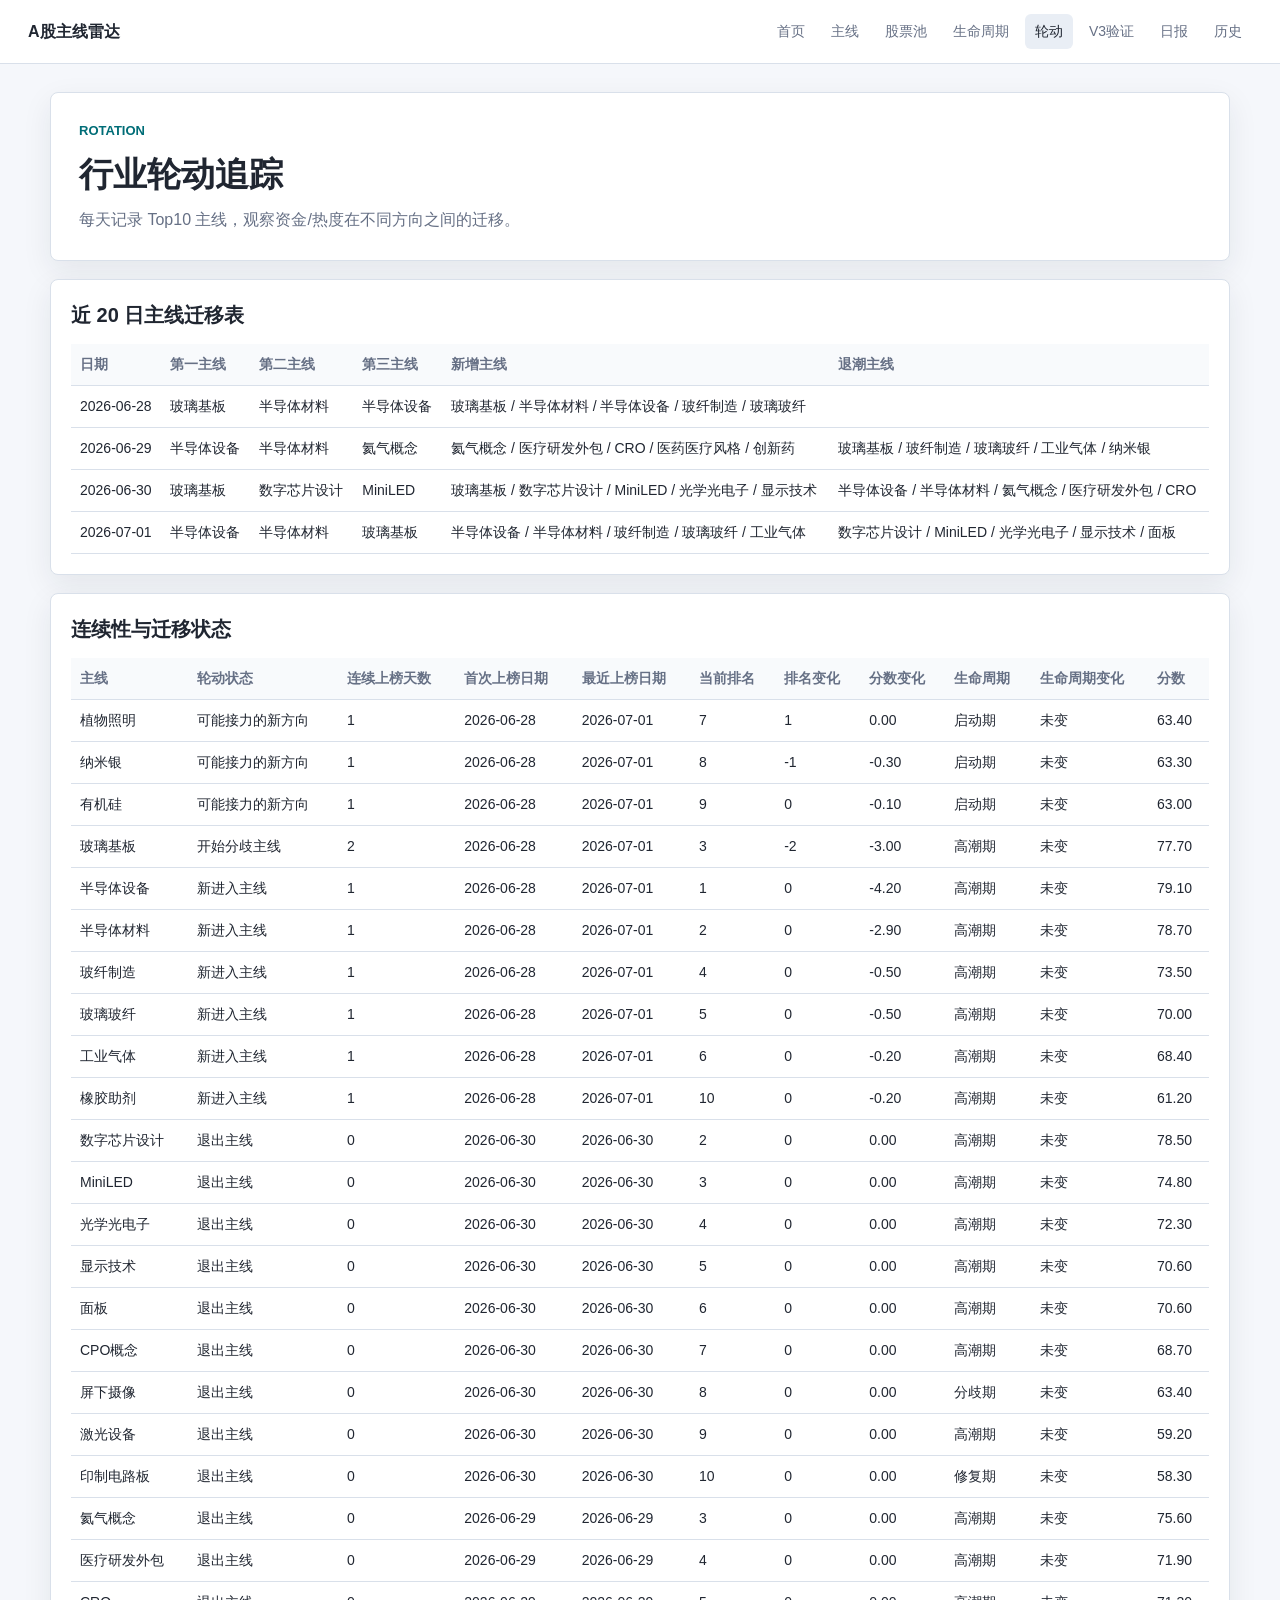
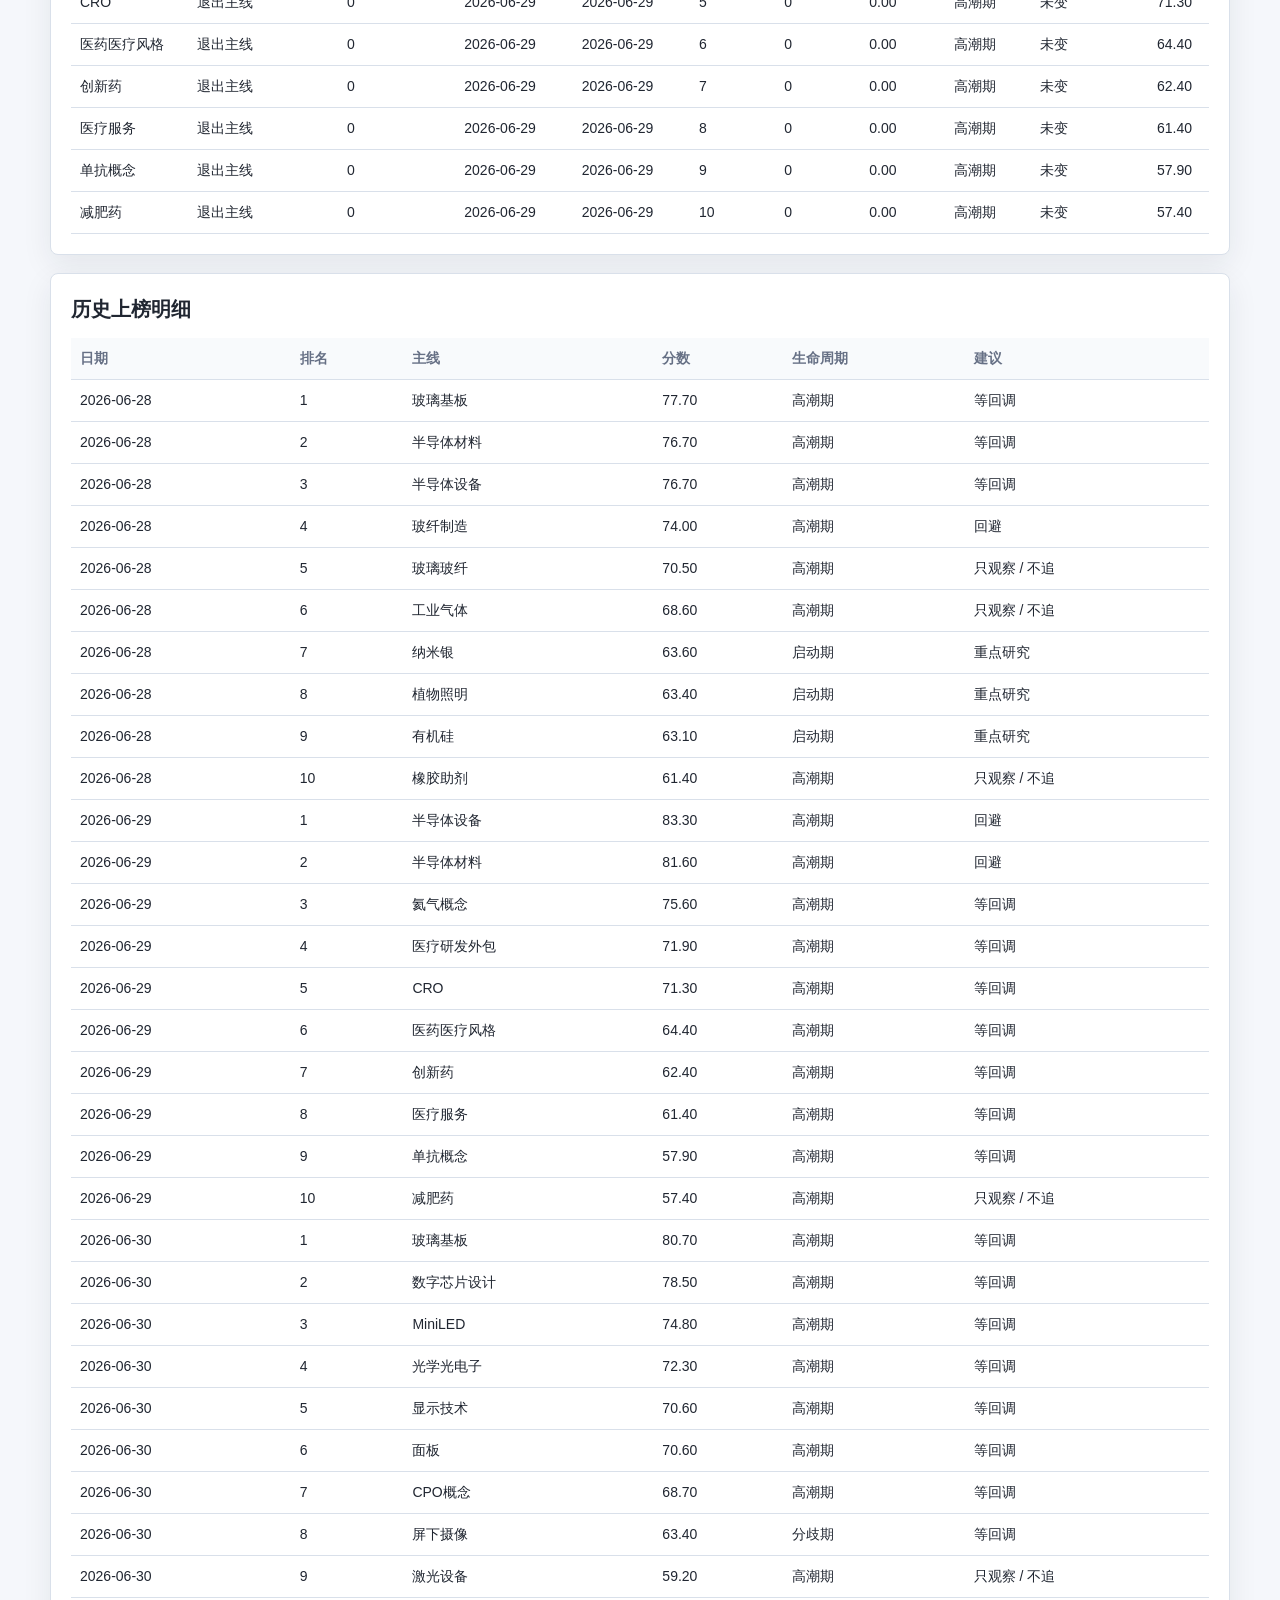
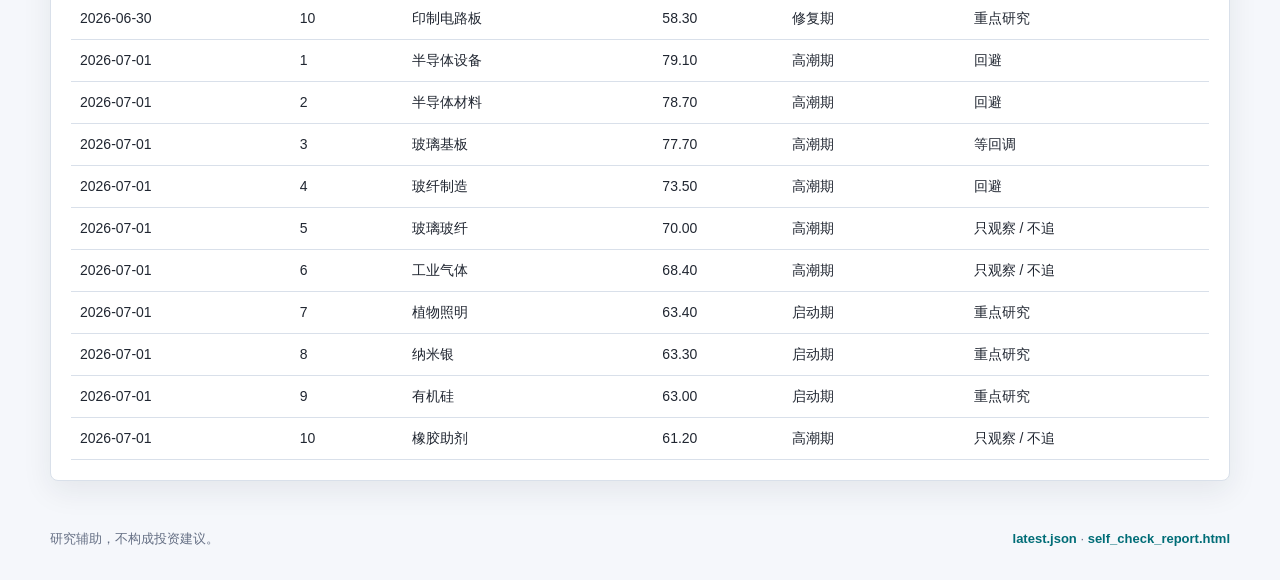
<file: docs/rotation.html>
<!doctype html>
<html lang="zh-CN">
<head>
  <meta charset="utf-8">
  <meta name="viewport" content="width=device-width, initial-scale=1">
  <title>行业轮动 - A股主线雷达</title>
  <link rel="stylesheet" href="assets/style.css">
</head>
<body>
  <header class="topbar">
    <a class="brand" href="index.html">A股主线雷达</a>
    <nav><a class="" href="index.html">首页</a><a class="" href="sectors.html">主线</a><a class="" href="stocks.html">股票池</a><a class="" href="lifecycle.html">生命周期</a><a class="active" href="rotation.html">轮动</a><a class="" href="v3.html">V3验证</a><a class="" href="daily.html">日报</a><a class="" href="history/index.html">历史</a></nav>
  </header>
  <main>
    <section class="page-title">
      <p class="eyebrow">Rotation</p>
      <h1>行业轮动追踪</h1>
      <p class="muted">每天记录 Top10 主线，观察资金/热度在不同方向之间的迁移。</p>
    </section>
    <section class="panel">
      <h2>近 20 日主线迁移表</h2>
      <div class="table-wrap"><table><thead><tr><th>日期</th><th>第一主线</th><th>第二主线</th><th>第三主线</th><th>新增主线</th><th>退潮主线</th></tr></thead><tbody><tr><td data-label="日期" class="">2026-06-28</td><td data-label="第一主线" class="">玻璃基板</td><td data-label="第二主线" class="">半导体材料</td><td data-label="第三主线" class="">半导体设备</td><td data-label="新增主线" class="">玻璃基板 / 半导体材料 / 半导体设备 / 玻纤制造 / 玻璃玻纤</td><td data-label="退潮主线" class=""></td></tr><tr><td data-label="日期" class="">2026-06-29</td><td data-label="第一主线" class="">半导体设备</td><td data-label="第二主线" class="">半导体材料</td><td data-label="第三主线" class="">氦气概念</td><td data-label="新增主线" class="">氦气概念 / 医疗研发外包 / CRO / 医药医疗风格 / 创新药</td><td data-label="退潮主线" class="">玻璃基板 / 玻纤制造 / 玻璃玻纤 / 工业气体 / 纳米银</td></tr><tr><td data-label="日期" class="">2026-06-30</td><td data-label="第一主线" class="">玻璃基板</td><td data-label="第二主线" class="">数字芯片设计</td><td data-label="第三主线" class="">MiniLED</td><td data-label="新增主线" class="">玻璃基板 / 数字芯片设计 / MiniLED / 光学光电子 / 显示技术</td><td data-label="退潮主线" class="">半导体设备 / 半导体材料 / 氦气概念 / 医疗研发外包 / CRO</td></tr><tr><td data-label="日期" class="">2026-07-01</td><td data-label="第一主线" class="">半导体设备</td><td data-label="第二主线" class="">半导体材料</td><td data-label="第三主线" class="">玻璃基板</td><td data-label="新增主线" class="">半导体设备 / 半导体材料 / 玻纤制造 / 玻璃玻纤 / 工业气体</td><td data-label="退潮主线" class="">数字芯片设计 / MiniLED / 光学光电子 / 显示技术 / 面板</td></tr></tbody></table></div>
    </section>
    <section class="panel">
      <h2>连续性与迁移状态</h2>
      <div class="table-wrap"><table><thead><tr><th>主线</th><th>轮动状态</th><th>连续上榜天数</th><th>首次上榜日期</th><th>最近上榜日期</th><th>当前排名</th><th>排名变化</th><th>分数变化</th><th>生命周期</th><th>生命周期变化</th><th>分数</th></tr></thead><tbody><tr><td data-label="主线" class="">植物照明</td><td data-label="轮动状态" class="">可能接力的新方向</td><td data-label="连续上榜天数" class="">1</td><td data-label="首次上榜日期" class="">2026-06-28</td><td data-label="最近上榜日期" class="">2026-07-01</td><td data-label="当前排名" class="">7</td><td data-label="排名变化" class="">1</td><td data-label="分数变化" class="">0.00</td><td data-label="生命周期" class="">启动期</td><td data-label="生命周期变化" class="">未变</td><td data-label="分数" class="">63.40</td></tr><tr><td data-label="主线" class="">纳米银</td><td data-label="轮动状态" class="">可能接力的新方向</td><td data-label="连续上榜天数" class="">1</td><td data-label="首次上榜日期" class="">2026-06-28</td><td data-label="最近上榜日期" class="">2026-07-01</td><td data-label="当前排名" class="">8</td><td data-label="排名变化" class="">-1</td><td data-label="分数变化" class="">-0.30</td><td data-label="生命周期" class="">启动期</td><td data-label="生命周期变化" class="">未变</td><td data-label="分数" class="">63.30</td></tr><tr><td data-label="主线" class="">有机硅</td><td data-label="轮动状态" class="">可能接力的新方向</td><td data-label="连续上榜天数" class="">1</td><td data-label="首次上榜日期" class="">2026-06-28</td><td data-label="最近上榜日期" class="">2026-07-01</td><td data-label="当前排名" class="">9</td><td data-label="排名变化" class="">0</td><td data-label="分数变化" class="">-0.10</td><td data-label="生命周期" class="">启动期</td><td data-label="生命周期变化" class="">未变</td><td data-label="分数" class="">63.00</td></tr><tr><td data-label="主线" class="">玻璃基板</td><td data-label="轮动状态" class="">开始分歧主线</td><td data-label="连续上榜天数" class="">2</td><td data-label="首次上榜日期" class="">2026-06-28</td><td data-label="最近上榜日期" class="">2026-07-01</td><td data-label="当前排名" class="">3</td><td data-label="排名变化" class="">-2</td><td data-label="分数变化" class="">-3.00</td><td data-label="生命周期" class="">高潮期</td><td data-label="生命周期变化" class="">未变</td><td data-label="分数" class="">77.70</td></tr><tr><td data-label="主线" class="">半导体设备</td><td data-label="轮动状态" class="">新进入主线</td><td data-label="连续上榜天数" class="">1</td><td data-label="首次上榜日期" class="">2026-06-28</td><td data-label="最近上榜日期" class="">2026-07-01</td><td data-label="当前排名" class="">1</td><td data-label="排名变化" class="">0</td><td data-label="分数变化" class="">-4.20</td><td data-label="生命周期" class="">高潮期</td><td data-label="生命周期变化" class="">未变</td><td data-label="分数" class="">79.10</td></tr><tr><td data-label="主线" class="">半导体材料</td><td data-label="轮动状态" class="">新进入主线</td><td data-label="连续上榜天数" class="">1</td><td data-label="首次上榜日期" class="">2026-06-28</td><td data-label="最近上榜日期" class="">2026-07-01</td><td data-label="当前排名" class="">2</td><td data-label="排名变化" class="">0</td><td data-label="分数变化" class="">-2.90</td><td data-label="生命周期" class="">高潮期</td><td data-label="生命周期变化" class="">未变</td><td data-label="分数" class="">78.70</td></tr><tr><td data-label="主线" class="">玻纤制造</td><td data-label="轮动状态" class="">新进入主线</td><td data-label="连续上榜天数" class="">1</td><td data-label="首次上榜日期" class="">2026-06-28</td><td data-label="最近上榜日期" class="">2026-07-01</td><td data-label="当前排名" class="">4</td><td data-label="排名变化" class="">0</td><td data-label="分数变化" class="">-0.50</td><td data-label="生命周期" class="">高潮期</td><td data-label="生命周期变化" class="">未变</td><td data-label="分数" class="">73.50</td></tr><tr><td data-label="主线" class="">玻璃玻纤</td><td data-label="轮动状态" class="">新进入主线</td><td data-label="连续上榜天数" class="">1</td><td data-label="首次上榜日期" class="">2026-06-28</td><td data-label="最近上榜日期" class="">2026-07-01</td><td data-label="当前排名" class="">5</td><td data-label="排名变化" class="">0</td><td data-label="分数变化" class="">-0.50</td><td data-label="生命周期" class="">高潮期</td><td data-label="生命周期变化" class="">未变</td><td data-label="分数" class="">70.00</td></tr><tr><td data-label="主线" class="">工业气体</td><td data-label="轮动状态" class="">新进入主线</td><td data-label="连续上榜天数" class="">1</td><td data-label="首次上榜日期" class="">2026-06-28</td><td data-label="最近上榜日期" class="">2026-07-01</td><td data-label="当前排名" class="">6</td><td data-label="排名变化" class="">0</td><td data-label="分数变化" class="">-0.20</td><td data-label="生命周期" class="">高潮期</td><td data-label="生命周期变化" class="">未变</td><td data-label="分数" class="">68.40</td></tr><tr><td data-label="主线" class="">橡胶助剂</td><td data-label="轮动状态" class="">新进入主线</td><td data-label="连续上榜天数" class="">1</td><td data-label="首次上榜日期" class="">2026-06-28</td><td data-label="最近上榜日期" class="">2026-07-01</td><td data-label="当前排名" class="">10</td><td data-label="排名变化" class="">0</td><td data-label="分数变化" class="">-0.20</td><td data-label="生命周期" class="">高潮期</td><td data-label="生命周期变化" class="">未变</td><td data-label="分数" class="">61.20</td></tr><tr><td data-label="主线" class="">数字芯片设计</td><td data-label="轮动状态" class="">退出主线</td><td data-label="连续上榜天数" class="">0</td><td data-label="首次上榜日期" class="">2026-06-30</td><td data-label="最近上榜日期" class="">2026-06-30</td><td data-label="当前排名" class="">2</td><td data-label="排名变化" class="">0</td><td data-label="分数变化" class="">0.00</td><td data-label="生命周期" class="">高潮期</td><td data-label="生命周期变化" class="">未变</td><td data-label="分数" class="">78.50</td></tr><tr><td data-label="主线" class="">MiniLED</td><td data-label="轮动状态" class="">退出主线</td><td data-label="连续上榜天数" class="">0</td><td data-label="首次上榜日期" class="">2026-06-30</td><td data-label="最近上榜日期" class="">2026-06-30</td><td data-label="当前排名" class="">3</td><td data-label="排名变化" class="">0</td><td data-label="分数变化" class="">0.00</td><td data-label="生命周期" class="">高潮期</td><td data-label="生命周期变化" class="">未变</td><td data-label="分数" class="">74.80</td></tr><tr><td data-label="主线" class="">光学光电子</td><td data-label="轮动状态" class="">退出主线</td><td data-label="连续上榜天数" class="">0</td><td data-label="首次上榜日期" class="">2026-06-30</td><td data-label="最近上榜日期" class="">2026-06-30</td><td data-label="当前排名" class="">4</td><td data-label="排名变化" class="">0</td><td data-label="分数变化" class="">0.00</td><td data-label="生命周期" class="">高潮期</td><td data-label="生命周期变化" class="">未变</td><td data-label="分数" class="">72.30</td></tr><tr><td data-label="主线" class="">显示技术</td><td data-label="轮动状态" class="">退出主线</td><td data-label="连续上榜天数" class="">0</td><td data-label="首次上榜日期" class="">2026-06-30</td><td data-label="最近上榜日期" class="">2026-06-30</td><td data-label="当前排名" class="">5</td><td data-label="排名变化" class="">0</td><td data-label="分数变化" class="">0.00</td><td data-label="生命周期" class="">高潮期</td><td data-label="生命周期变化" class="">未变</td><td data-label="分数" class="">70.60</td></tr><tr><td data-label="主线" class="">面板</td><td data-label="轮动状态" class="">退出主线</td><td data-label="连续上榜天数" class="">0</td><td data-label="首次上榜日期" class="">2026-06-30</td><td data-label="最近上榜日期" class="">2026-06-30</td><td data-label="当前排名" class="">6</td><td data-label="排名变化" class="">0</td><td data-label="分数变化" class="">0.00</td><td data-label="生命周期" class="">高潮期</td><td data-label="生命周期变化" class="">未变</td><td data-label="分数" class="">70.60</td></tr><tr><td data-label="主线" class="">CPO概念</td><td data-label="轮动状态" class="">退出主线</td><td data-label="连续上榜天数" class="">0</td><td data-label="首次上榜日期" class="">2026-06-30</td><td data-label="最近上榜日期" class="">2026-06-30</td><td data-label="当前排名" class="">7</td><td data-label="排名变化" class="">0</td><td data-label="分数变化" class="">0.00</td><td data-label="生命周期" class="">高潮期</td><td data-label="生命周期变化" class="">未变</td><td data-label="分数" class="">68.70</td></tr><tr><td data-label="主线" class="">屏下摄像</td><td data-label="轮动状态" class="">退出主线</td><td data-label="连续上榜天数" class="">0</td><td data-label="首次上榜日期" class="">2026-06-30</td><td data-label="最近上榜日期" class="">2026-06-30</td><td data-label="当前排名" class="">8</td><td data-label="排名变化" class="">0</td><td data-label="分数变化" class="">0.00</td><td data-label="生命周期" class="">分歧期</td><td data-label="生命周期变化" class="">未变</td><td data-label="分数" class="">63.40</td></tr><tr><td data-label="主线" class="">激光设备</td><td data-label="轮动状态" class="">退出主线</td><td data-label="连续上榜天数" class="">0</td><td data-label="首次上榜日期" class="">2026-06-30</td><td data-label="最近上榜日期" class="">2026-06-30</td><td data-label="当前排名" class="">9</td><td data-label="排名变化" class="">0</td><td data-label="分数变化" class="">0.00</td><td data-label="生命周期" class="">高潮期</td><td data-label="生命周期变化" class="">未变</td><td data-label="分数" class="">59.20</td></tr><tr><td data-label="主线" class="">印制电路板</td><td data-label="轮动状态" class="">退出主线</td><td data-label="连续上榜天数" class="">0</td><td data-label="首次上榜日期" class="">2026-06-30</td><td data-label="最近上榜日期" class="">2026-06-30</td><td data-label="当前排名" class="">10</td><td data-label="排名变化" class="">0</td><td data-label="分数变化" class="">0.00</td><td data-label="生命周期" class="">修复期</td><td data-label="生命周期变化" class="">未变</td><td data-label="分数" class="">58.30</td></tr><tr><td data-label="主线" class="">氦气概念</td><td data-label="轮动状态" class="">退出主线</td><td data-label="连续上榜天数" class="">0</td><td data-label="首次上榜日期" class="">2026-06-29</td><td data-label="最近上榜日期" class="">2026-06-29</td><td data-label="当前排名" class="">3</td><td data-label="排名变化" class="">0</td><td data-label="分数变化" class="">0.00</td><td data-label="生命周期" class="">高潮期</td><td data-label="生命周期变化" class="">未变</td><td data-label="分数" class="">75.60</td></tr><tr><td data-label="主线" class="">医疗研发外包</td><td data-label="轮动状态" class="">退出主线</td><td data-label="连续上榜天数" class="">0</td><td data-label="首次上榜日期" class="">2026-06-29</td><td data-label="最近上榜日期" class="">2026-06-29</td><td data-label="当前排名" class="">4</td><td data-label="排名变化" class="">0</td><td data-label="分数变化" class="">0.00</td><td data-label="生命周期" class="">高潮期</td><td data-label="生命周期变化" class="">未变</td><td data-label="分数" class="">71.90</td></tr><tr><td data-label="主线" class="">CRO</td><td data-label="轮动状态" class="">退出主线</td><td data-label="连续上榜天数" class="">0</td><td data-label="首次上榜日期" class="">2026-06-29</td><td data-label="最近上榜日期" class="">2026-06-29</td><td data-label="当前排名" class="">5</td><td data-label="排名变化" class="">0</td><td data-label="分数变化" class="">0.00</td><td data-label="生命周期" class="">高潮期</td><td data-label="生命周期变化" class="">未变</td><td data-label="分数" class="">71.30</td></tr><tr><td data-label="主线" class="">医药医疗风格</td><td data-label="轮动状态" class="">退出主线</td><td data-label="连续上榜天数" class="">0</td><td data-label="首次上榜日期" class="">2026-06-29</td><td data-label="最近上榜日期" class="">2026-06-29</td><td data-label="当前排名" class="">6</td><td data-label="排名变化" class="">0</td><td data-label="分数变化" class="">0.00</td><td data-label="生命周期" class="">高潮期</td><td data-label="生命周期变化" class="">未变</td><td data-label="分数" class="">64.40</td></tr><tr><td data-label="主线" class="">创新药</td><td data-label="轮动状态" class="">退出主线</td><td data-label="连续上榜天数" class="">0</td><td data-label="首次上榜日期" class="">2026-06-29</td><td data-label="最近上榜日期" class="">2026-06-29</td><td data-label="当前排名" class="">7</td><td data-label="排名变化" class="">0</td><td data-label="分数变化" class="">0.00</td><td data-label="生命周期" class="">高潮期</td><td data-label="生命周期变化" class="">未变</td><td data-label="分数" class="">62.40</td></tr><tr><td data-label="主线" class="">医疗服务</td><td data-label="轮动状态" class="">退出主线</td><td data-label="连续上榜天数" class="">0</td><td data-label="首次上榜日期" class="">2026-06-29</td><td data-label="最近上榜日期" class="">2026-06-29</td><td data-label="当前排名" class="">8</td><td data-label="排名变化" class="">0</td><td data-label="分数变化" class="">0.00</td><td data-label="生命周期" class="">高潮期</td><td data-label="生命周期变化" class="">未变</td><td data-label="分数" class="">61.40</td></tr><tr><td data-label="主线" class="">单抗概念</td><td data-label="轮动状态" class="">退出主线</td><td data-label="连续上榜天数" class="">0</td><td data-label="首次上榜日期" class="">2026-06-29</td><td data-label="最近上榜日期" class="">2026-06-29</td><td data-label="当前排名" class="">9</td><td data-label="排名变化" class="">0</td><td data-label="分数变化" class="">0.00</td><td data-label="生命周期" class="">高潮期</td><td data-label="生命周期变化" class="">未变</td><td data-label="分数" class="">57.90</td></tr><tr><td data-label="主线" class="">减肥药</td><td data-label="轮动状态" class="">退出主线</td><td data-label="连续上榜天数" class="">0</td><td data-label="首次上榜日期" class="">2026-06-29</td><td data-label="最近上榜日期" class="">2026-06-29</td><td data-label="当前排名" class="">10</td><td data-label="排名变化" class="">0</td><td data-label="分数变化" class="">0.00</td><td data-label="生命周期" class="">高潮期</td><td data-label="生命周期变化" class="">未变</td><td data-label="分数" class="">57.40</td></tr></tbody></table></div>
    </section>
    <section class="panel">
      <h2>历史上榜明细</h2>
      <div class="table-wrap"><table><thead><tr><th>日期</th><th>排名</th><th>主线</th><th>分数</th><th>生命周期</th><th>建议</th></tr></thead><tbody><tr><td data-label="日期" class="">2026-06-28</td><td data-label="排名" class="">1</td><td data-label="主线" class="">玻璃基板</td><td data-label="分数" class="">77.70</td><td data-label="生命周期" class="">高潮期</td><td data-label="建议" class="">等回调</td></tr><tr><td data-label="日期" class="">2026-06-28</td><td data-label="排名" class="">2</td><td data-label="主线" class="">半导体材料</td><td data-label="分数" class="">76.70</td><td data-label="生命周期" class="">高潮期</td><td data-label="建议" class="">等回调</td></tr><tr><td data-label="日期" class="">2026-06-28</td><td data-label="排名" class="">3</td><td data-label="主线" class="">半导体设备</td><td data-label="分数" class="">76.70</td><td data-label="生命周期" class="">高潮期</td><td data-label="建议" class="">等回调</td></tr><tr><td data-label="日期" class="">2026-06-28</td><td data-label="排名" class="">4</td><td data-label="主线" class="">玻纤制造</td><td data-label="分数" class="">74.00</td><td data-label="生命周期" class="">高潮期</td><td data-label="建议" class="">回避</td></tr><tr><td data-label="日期" class="">2026-06-28</td><td data-label="排名" class="">5</td><td data-label="主线" class="">玻璃玻纤</td><td data-label="分数" class="">70.50</td><td data-label="生命周期" class="">高潮期</td><td data-label="建议" class="">只观察 / 不追</td></tr><tr><td data-label="日期" class="">2026-06-28</td><td data-label="排名" class="">6</td><td data-label="主线" class="">工业气体</td><td data-label="分数" class="">68.60</td><td data-label="生命周期" class="">高潮期</td><td data-label="建议" class="">只观察 / 不追</td></tr><tr><td data-label="日期" class="">2026-06-28</td><td data-label="排名" class="">7</td><td data-label="主线" class="">纳米银</td><td data-label="分数" class="">63.60</td><td data-label="生命周期" class="">启动期</td><td data-label="建议" class="">重点研究</td></tr><tr><td data-label="日期" class="">2026-06-28</td><td data-label="排名" class="">8</td><td data-label="主线" class="">植物照明</td><td data-label="分数" class="">63.40</td><td data-label="生命周期" class="">启动期</td><td data-label="建议" class="">重点研究</td></tr><tr><td data-label="日期" class="">2026-06-28</td><td data-label="排名" class="">9</td><td data-label="主线" class="">有机硅</td><td data-label="分数" class="">63.10</td><td data-label="生命周期" class="">启动期</td><td data-label="建议" class="">重点研究</td></tr><tr><td data-label="日期" class="">2026-06-28</td><td data-label="排名" class="">10</td><td data-label="主线" class="">橡胶助剂</td><td data-label="分数" class="">61.40</td><td data-label="生命周期" class="">高潮期</td><td data-label="建议" class="">只观察 / 不追</td></tr><tr><td data-label="日期" class="">2026-06-29</td><td data-label="排名" class="">1</td><td data-label="主线" class="">半导体设备</td><td data-label="分数" class="">83.30</td><td data-label="生命周期" class="">高潮期</td><td data-label="建议" class="">回避</td></tr><tr><td data-label="日期" class="">2026-06-29</td><td data-label="排名" class="">2</td><td data-label="主线" class="">半导体材料</td><td data-label="分数" class="">81.60</td><td data-label="生命周期" class="">高潮期</td><td data-label="建议" class="">回避</td></tr><tr><td data-label="日期" class="">2026-06-29</td><td data-label="排名" class="">3</td><td data-label="主线" class="">氦气概念</td><td data-label="分数" class="">75.60</td><td data-label="生命周期" class="">高潮期</td><td data-label="建议" class="">等回调</td></tr><tr><td data-label="日期" class="">2026-06-29</td><td data-label="排名" class="">4</td><td data-label="主线" class="">医疗研发外包</td><td data-label="分数" class="">71.90</td><td data-label="生命周期" class="">高潮期</td><td data-label="建议" class="">等回调</td></tr><tr><td data-label="日期" class="">2026-06-29</td><td data-label="排名" class="">5</td><td data-label="主线" class="">CRO</td><td data-label="分数" class="">71.30</td><td data-label="生命周期" class="">高潮期</td><td data-label="建议" class="">等回调</td></tr><tr><td data-label="日期" class="">2026-06-29</td><td data-label="排名" class="">6</td><td data-label="主线" class="">医药医疗风格</td><td data-label="分数" class="">64.40</td><td data-label="生命周期" class="">高潮期</td><td data-label="建议" class="">等回调</td></tr><tr><td data-label="日期" class="">2026-06-29</td><td data-label="排名" class="">7</td><td data-label="主线" class="">创新药</td><td data-label="分数" class="">62.40</td><td data-label="生命周期" class="">高潮期</td><td data-label="建议" class="">等回调</td></tr><tr><td data-label="日期" class="">2026-06-29</td><td data-label="排名" class="">8</td><td data-label="主线" class="">医疗服务</td><td data-label="分数" class="">61.40</td><td data-label="生命周期" class="">高潮期</td><td data-label="建议" class="">等回调</td></tr><tr><td data-label="日期" class="">2026-06-29</td><td data-label="排名" class="">9</td><td data-label="主线" class="">单抗概念</td><td data-label="分数" class="">57.90</td><td data-label="生命周期" class="">高潮期</td><td data-label="建议" class="">等回调</td></tr><tr><td data-label="日期" class="">2026-06-29</td><td data-label="排名" class="">10</td><td data-label="主线" class="">减肥药</td><td data-label="分数" class="">57.40</td><td data-label="生命周期" class="">高潮期</td><td data-label="建议" class="">只观察 / 不追</td></tr><tr><td data-label="日期" class="">2026-06-30</td><td data-label="排名" class="">1</td><td data-label="主线" class="">玻璃基板</td><td data-label="分数" class="">80.70</td><td data-label="生命周期" class="">高潮期</td><td data-label="建议" class="">等回调</td></tr><tr><td data-label="日期" class="">2026-06-30</td><td data-label="排名" class="">2</td><td data-label="主线" class="">数字芯片设计</td><td data-label="分数" class="">78.50</td><td data-label="生命周期" class="">高潮期</td><td data-label="建议" class="">等回调</td></tr><tr><td data-label="日期" class="">2026-06-30</td><td data-label="排名" class="">3</td><td data-label="主线" class="">MiniLED</td><td data-label="分数" class="">74.80</td><td data-label="生命周期" class="">高潮期</td><td data-label="建议" class="">等回调</td></tr><tr><td data-label="日期" class="">2026-06-30</td><td data-label="排名" class="">4</td><td data-label="主线" class="">光学光电子</td><td data-label="分数" class="">72.30</td><td data-label="生命周期" class="">高潮期</td><td data-label="建议" class="">等回调</td></tr><tr><td data-label="日期" class="">2026-06-30</td><td data-label="排名" class="">5</td><td data-label="主线" class="">显示技术</td><td data-label="分数" class="">70.60</td><td data-label="生命周期" class="">高潮期</td><td data-label="建议" class="">等回调</td></tr><tr><td data-label="日期" class="">2026-06-30</td><td data-label="排名" class="">6</td><td data-label="主线" class="">面板</td><td data-label="分数" class="">70.60</td><td data-label="生命周期" class="">高潮期</td><td data-label="建议" class="">等回调</td></tr><tr><td data-label="日期" class="">2026-06-30</td><td data-label="排名" class="">7</td><td data-label="主线" class="">CPO概念</td><td data-label="分数" class="">68.70</td><td data-label="生命周期" class="">高潮期</td><td data-label="建议" class="">等回调</td></tr><tr><td data-label="日期" class="">2026-06-30</td><td data-label="排名" class="">8</td><td data-label="主线" class="">屏下摄像</td><td data-label="分数" class="">63.40</td><td data-label="生命周期" class="">分歧期</td><td data-label="建议" class="">等回调</td></tr><tr><td data-label="日期" class="">2026-06-30</td><td data-label="排名" class="">9</td><td data-label="主线" class="">激光设备</td><td data-label="分数" class="">59.20</td><td data-label="生命周期" class="">高潮期</td><td data-label="建议" class="">只观察 / 不追</td></tr><tr><td data-label="日期" class="">2026-06-30</td><td data-label="排名" class="">10</td><td data-label="主线" class="">印制电路板</td><td data-label="分数" class="">58.30</td><td data-label="生命周期" class="">修复期</td><td data-label="建议" class="">重点研究</td></tr><tr><td data-label="日期" class="">2026-07-01</td><td data-label="排名" class="">1</td><td data-label="主线" class="">半导体设备</td><td data-label="分数" class="">79.10</td><td data-label="生命周期" class="">高潮期</td><td data-label="建议" class="">回避</td></tr><tr><td data-label="日期" class="">2026-07-01</td><td data-label="排名" class="">2</td><td data-label="主线" class="">半导体材料</td><td data-label="分数" class="">78.70</td><td data-label="生命周期" class="">高潮期</td><td data-label="建议" class="">回避</td></tr><tr><td data-label="日期" class="">2026-07-01</td><td data-label="排名" class="">3</td><td data-label="主线" class="">玻璃基板</td><td data-label="分数" class="">77.70</td><td data-label="生命周期" class="">高潮期</td><td data-label="建议" class="">等回调</td></tr><tr><td data-label="日期" class="">2026-07-01</td><td data-label="排名" class="">4</td><td data-label="主线" class="">玻纤制造</td><td data-label="分数" class="">73.50</td><td data-label="生命周期" class="">高潮期</td><td data-label="建议" class="">回避</td></tr><tr><td data-label="日期" class="">2026-07-01</td><td data-label="排名" class="">5</td><td data-label="主线" class="">玻璃玻纤</td><td data-label="分数" class="">70.00</td><td data-label="生命周期" class="">高潮期</td><td data-label="建议" class="">只观察 / 不追</td></tr><tr><td data-label="日期" class="">2026-07-01</td><td data-label="排名" class="">6</td><td data-label="主线" class="">工业气体</td><td data-label="分数" class="">68.40</td><td data-label="生命周期" class="">高潮期</td><td data-label="建议" class="">只观察 / 不追</td></tr><tr><td data-label="日期" class="">2026-07-01</td><td data-label="排名" class="">7</td><td data-label="主线" class="">植物照明</td><td data-label="分数" class="">63.40</td><td data-label="生命周期" class="">启动期</td><td data-label="建议" class="">重点研究</td></tr><tr><td data-label="日期" class="">2026-07-01</td><td data-label="排名" class="">8</td><td data-label="主线" class="">纳米银</td><td data-label="分数" class="">63.30</td><td data-label="生命周期" class="">启动期</td><td data-label="建议" class="">重点研究</td></tr><tr><td data-label="日期" class="">2026-07-01</td><td data-label="排名" class="">9</td><td data-label="主线" class="">有机硅</td><td data-label="分数" class="">63.00</td><td data-label="生命周期" class="">启动期</td><td data-label="建议" class="">重点研究</td></tr><tr><td data-label="日期" class="">2026-07-01</td><td data-label="排名" class="">10</td><td data-label="主线" class="">橡胶助剂</td><td data-label="分数" class="">61.20</td><td data-label="生命周期" class="">高潮期</td><td data-label="建议" class="">只观察 / 不追</td></tr></tbody></table></div>
    </section>
    </main>
  <footer>
    <span>研究辅助，不构成投资建议。</span>
    <span><a href="data/latest.json">latest.json</a> · <a href="self_check_report.html">self_check_report.html</a></span>
  </footer>
</body>
</html>
</file>
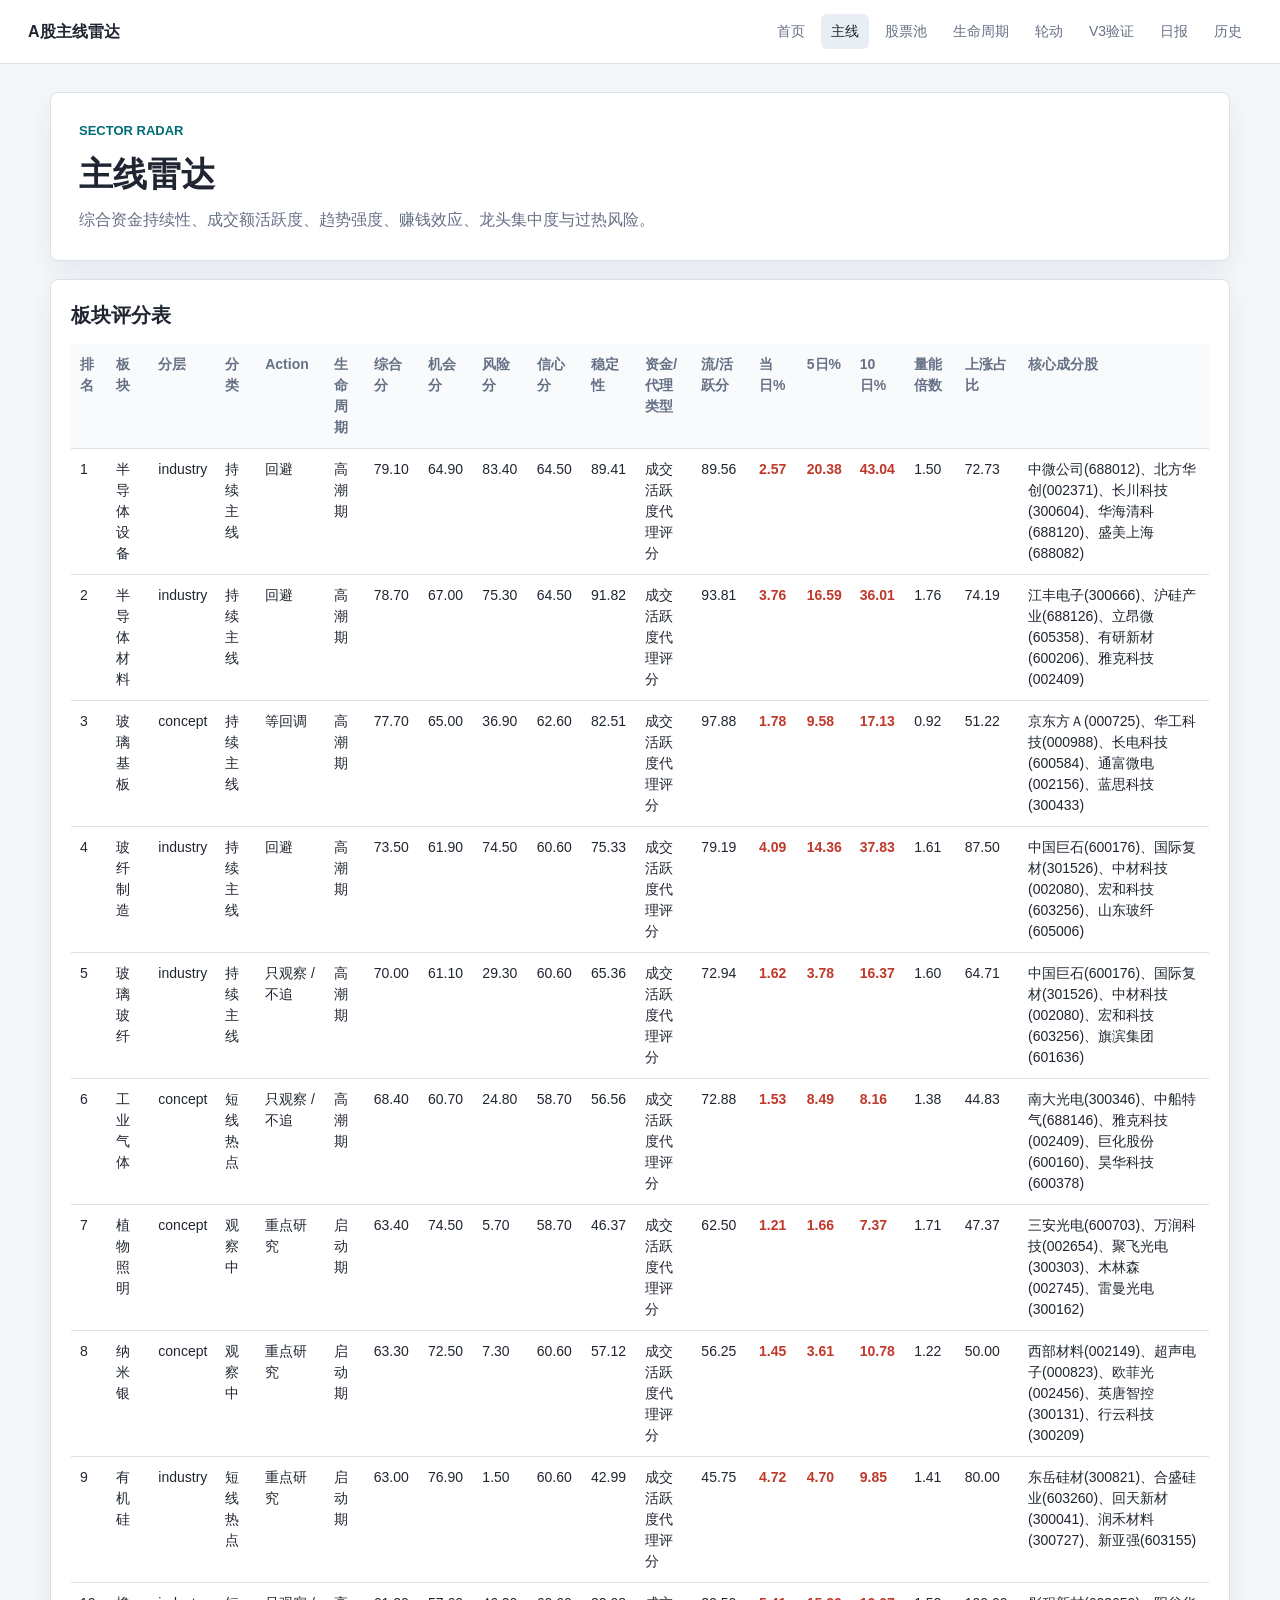
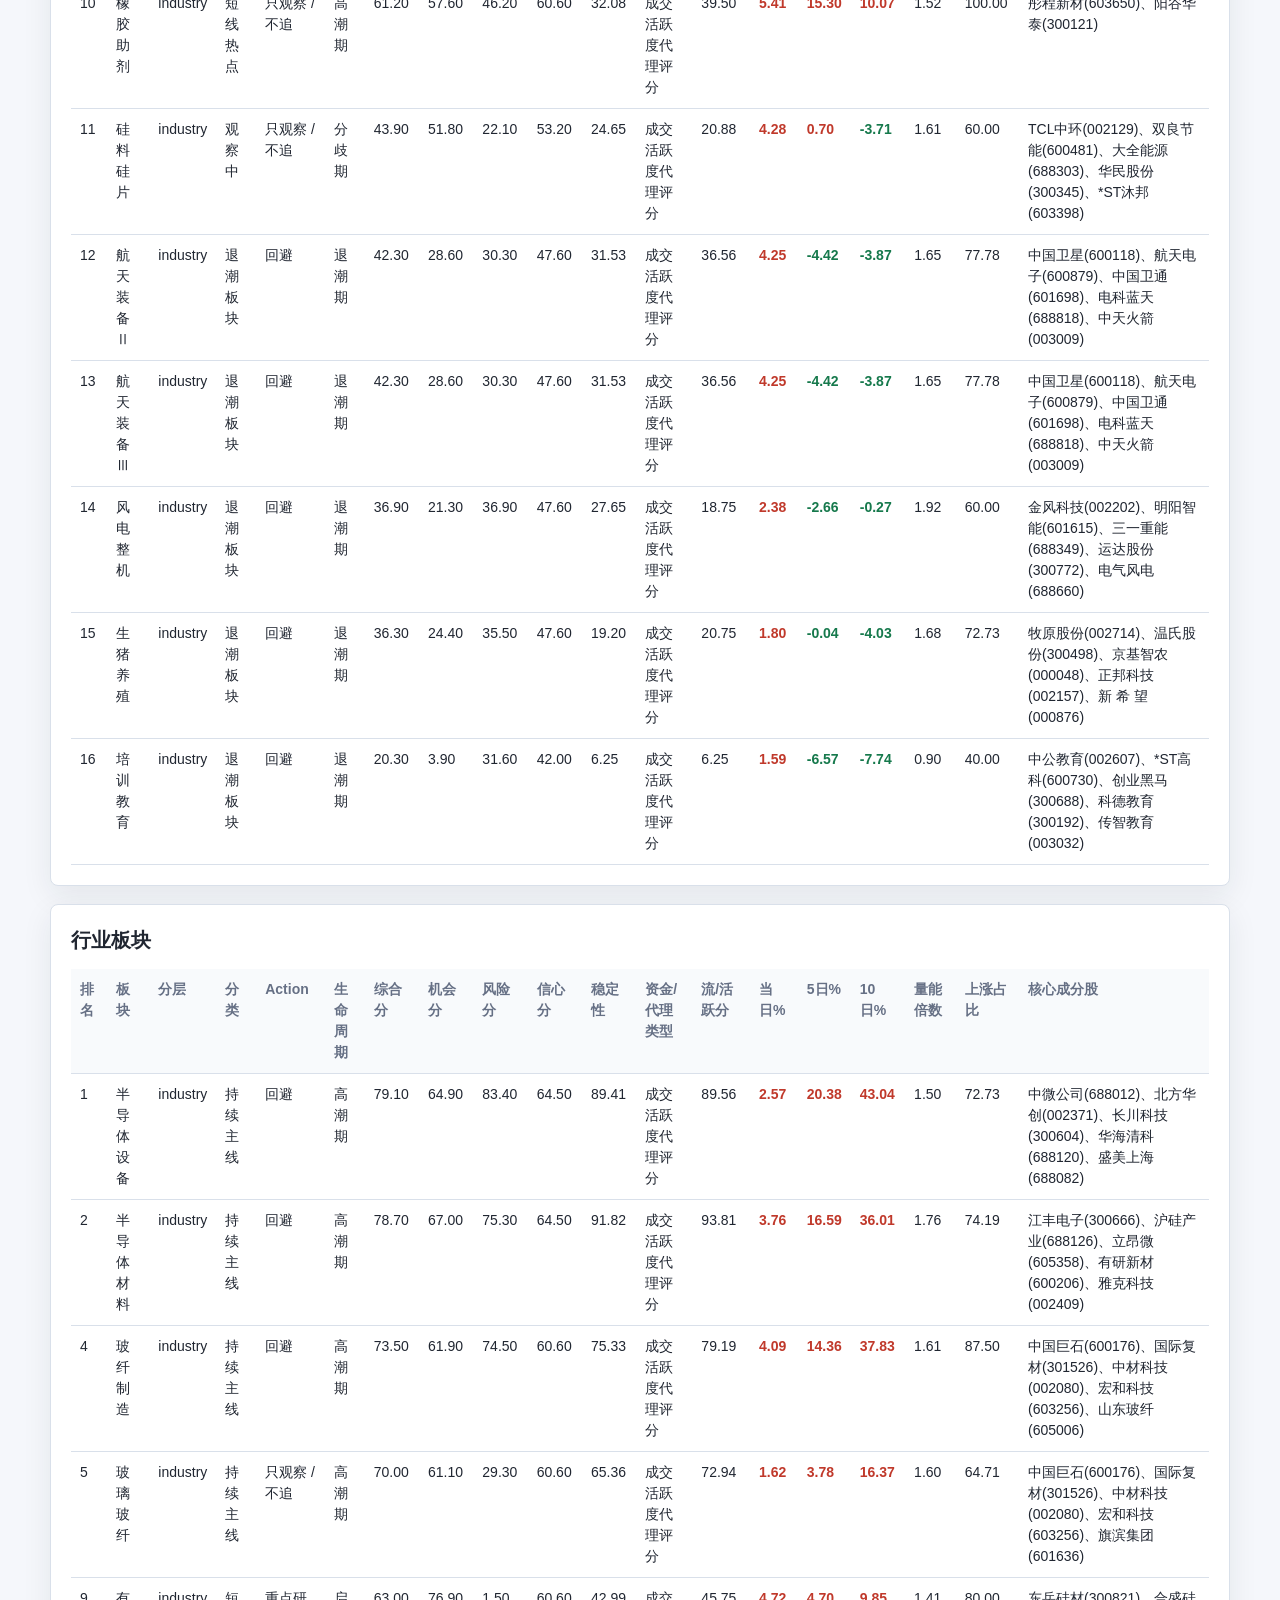
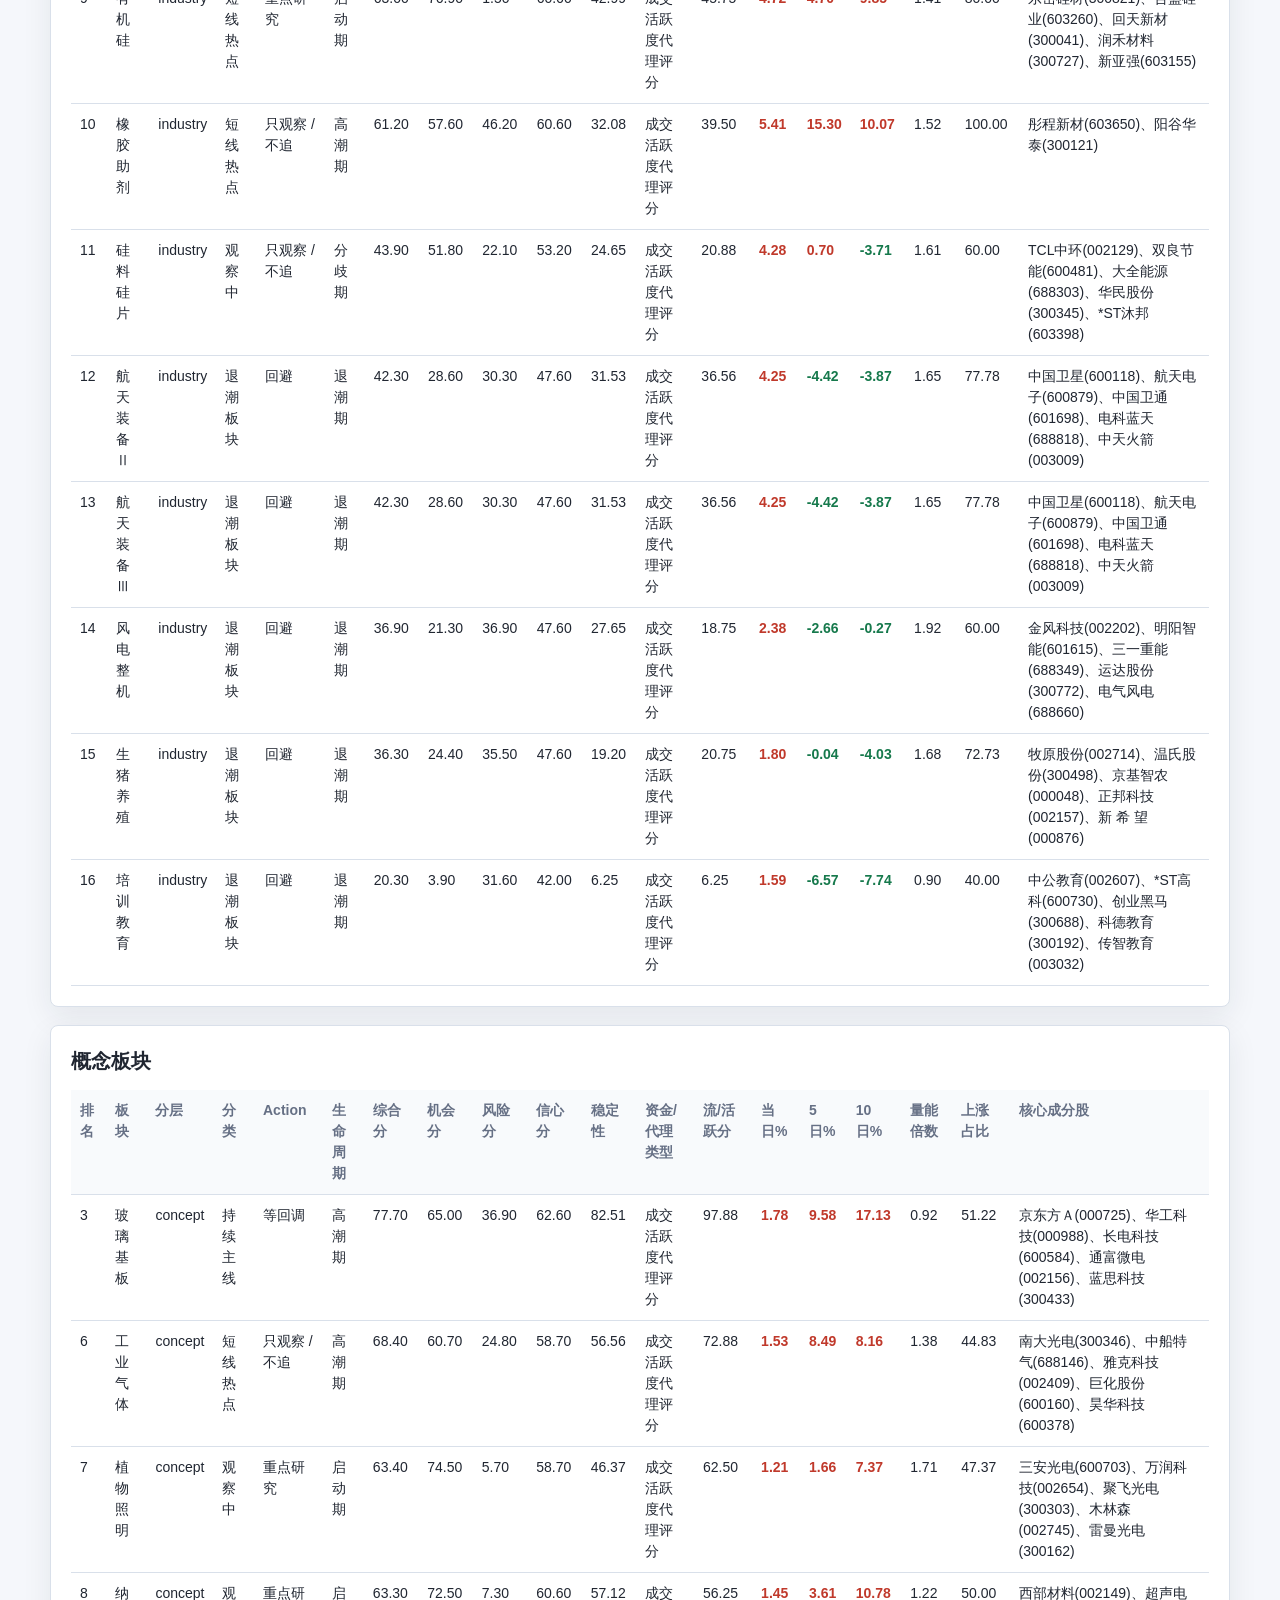
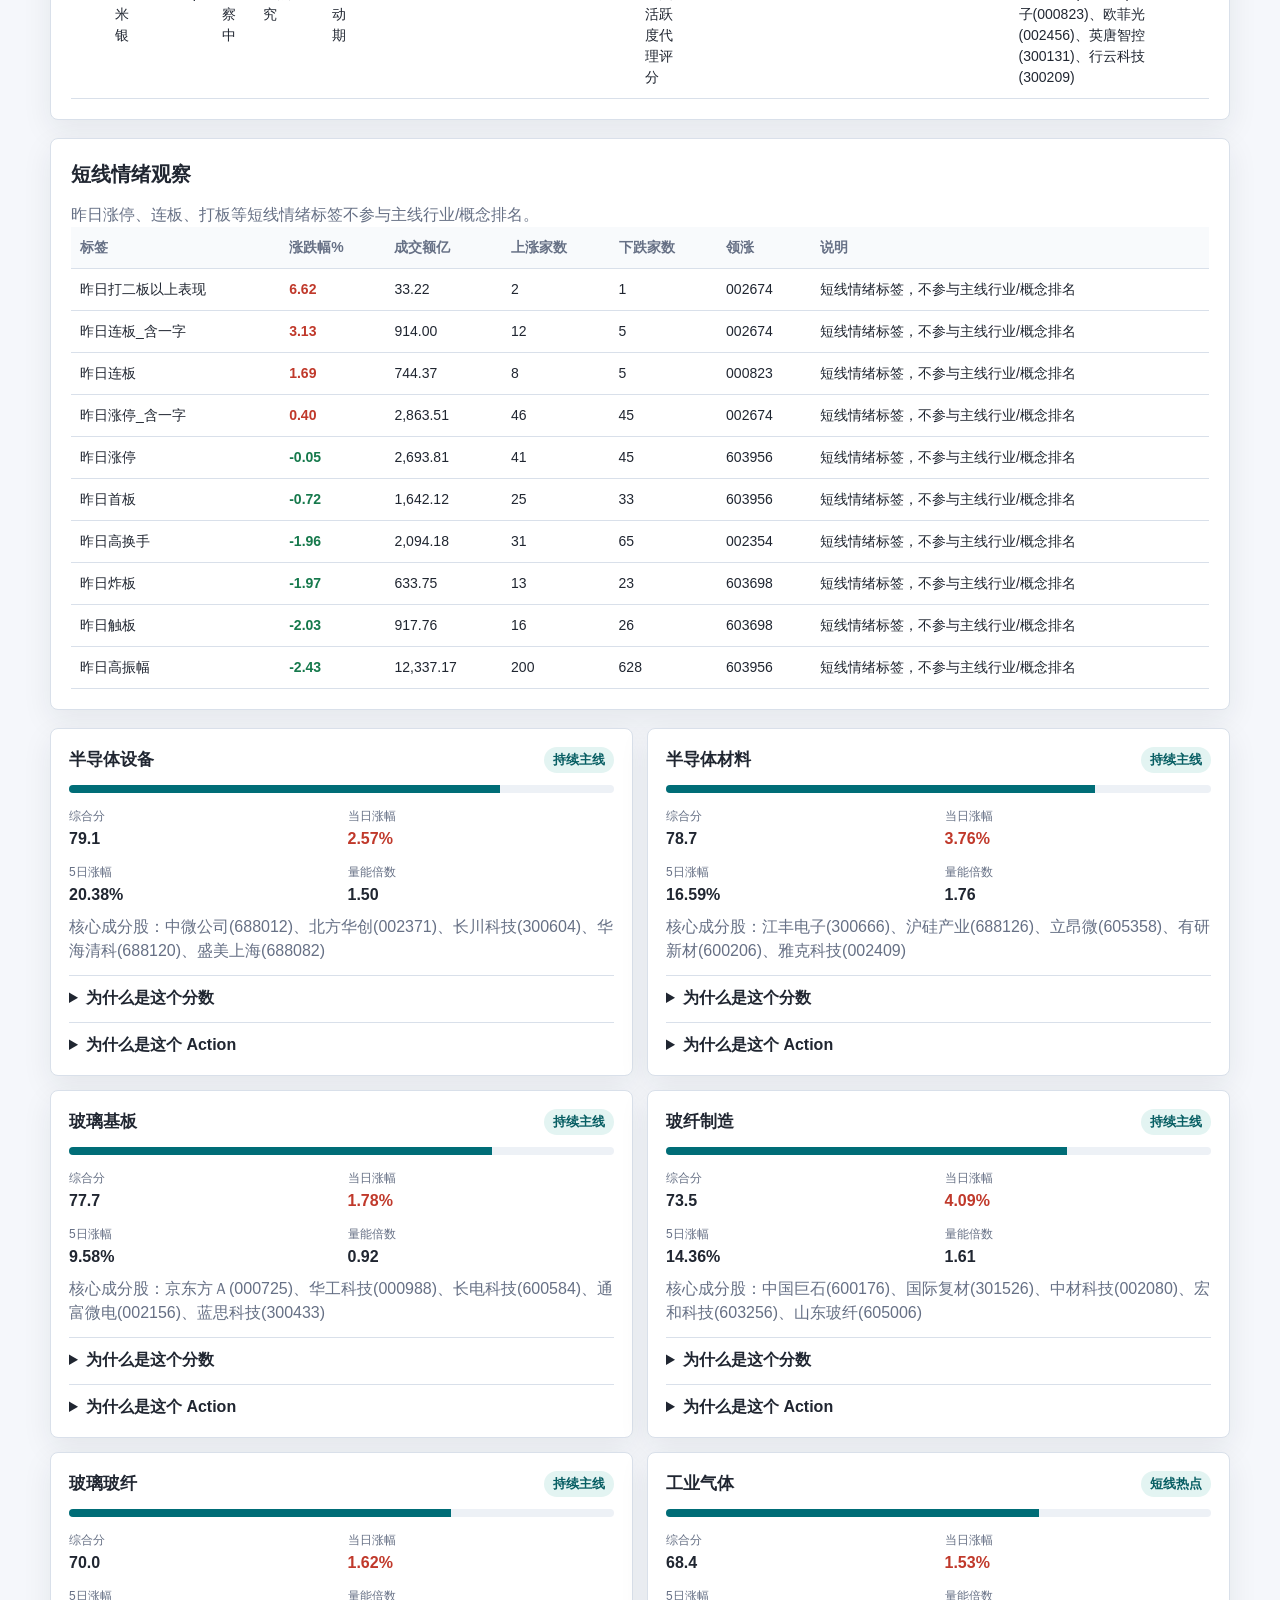
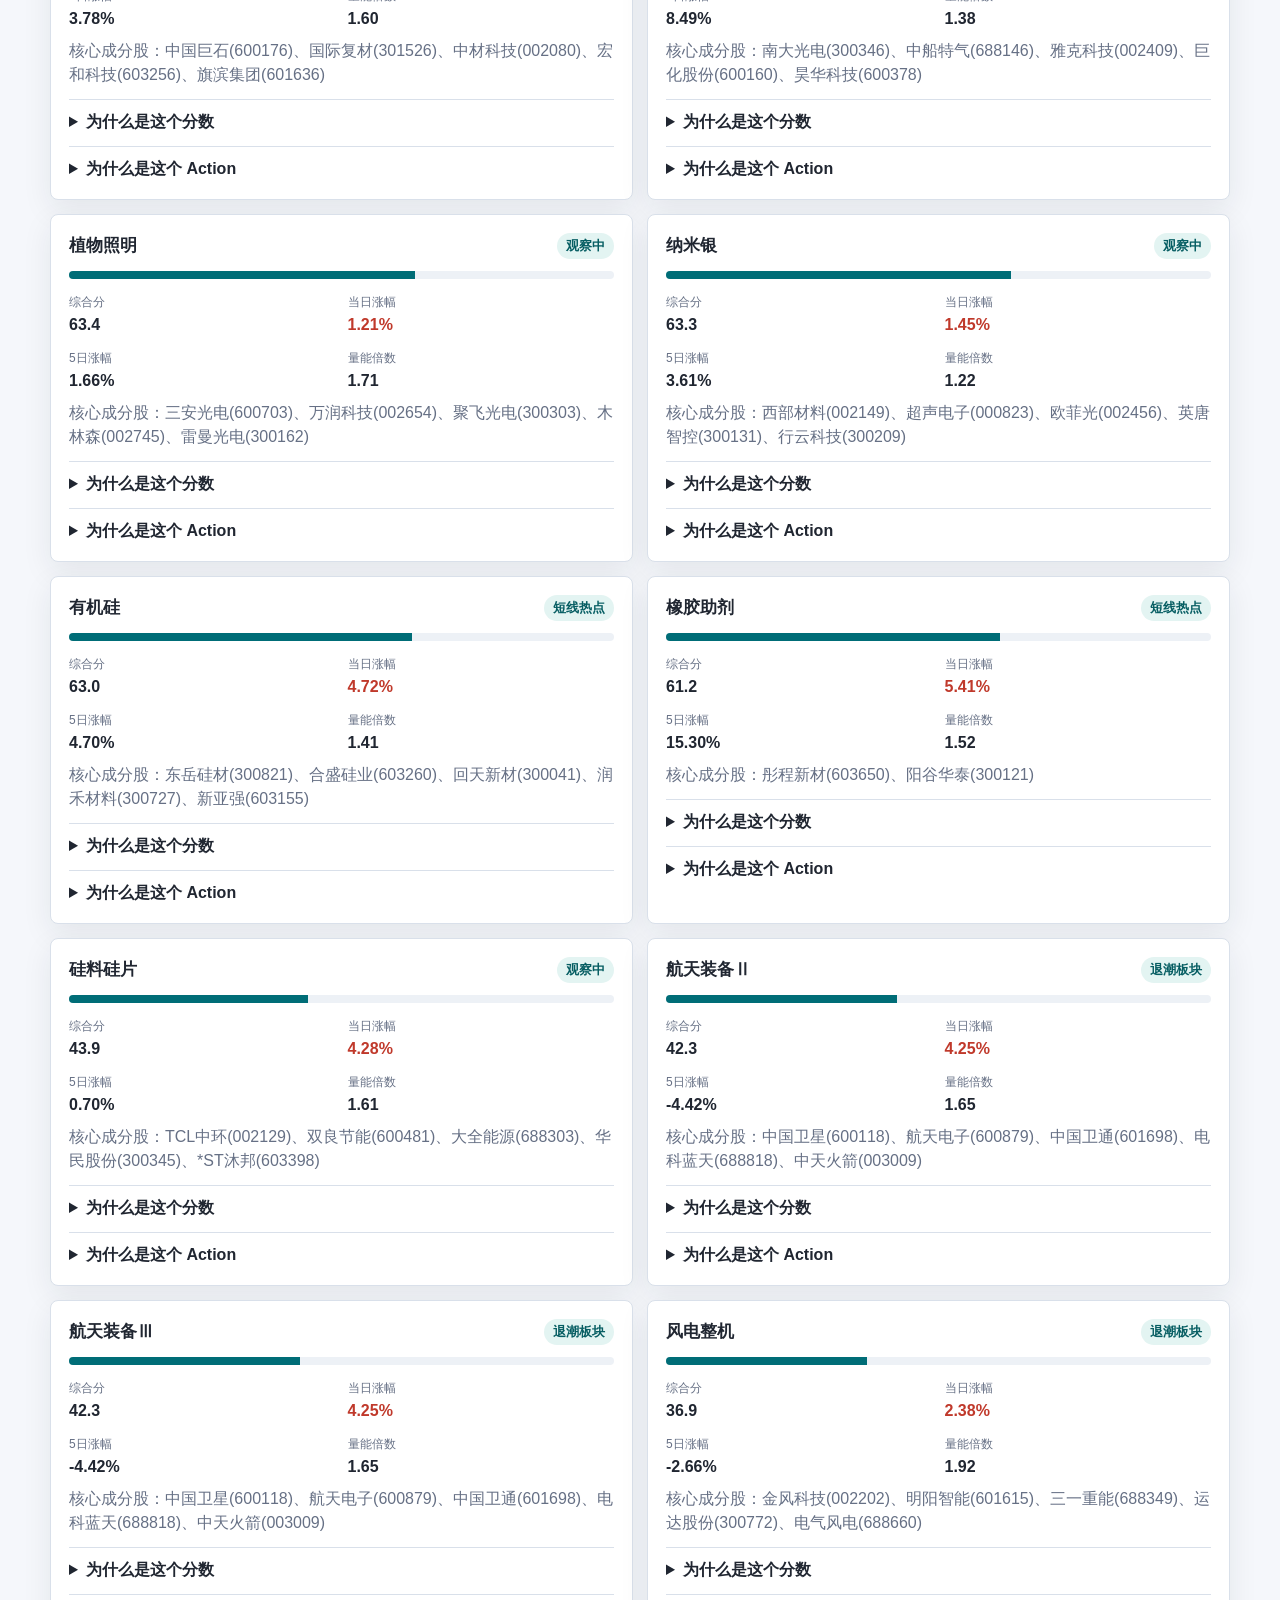
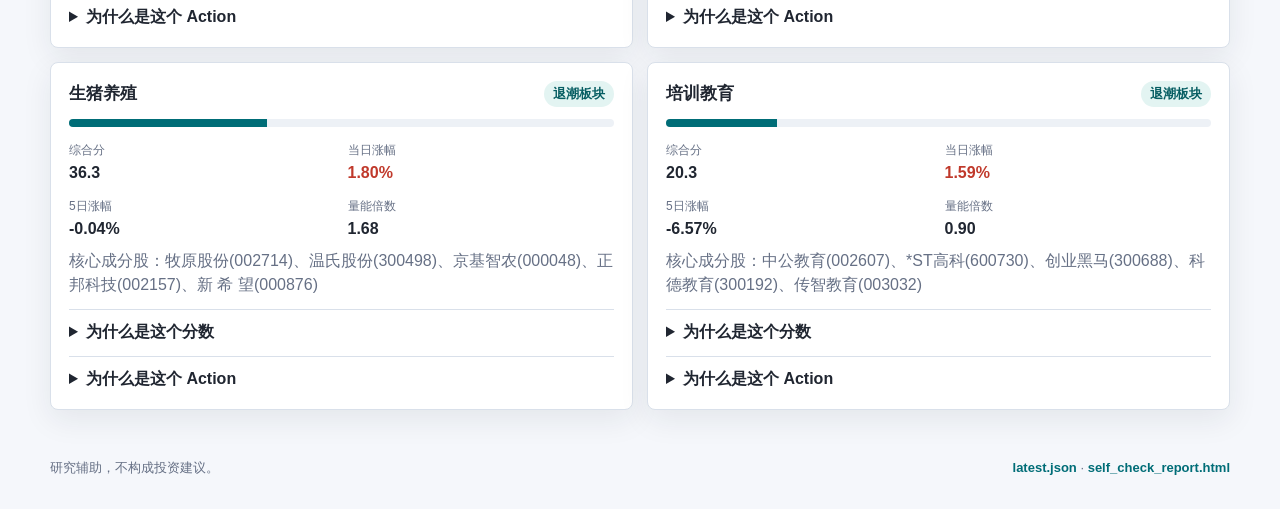
<file: docs/sectors.html>
<!doctype html>
<html lang="zh-CN">
<head>
  <meta charset="utf-8">
  <meta name="viewport" content="width=device-width, initial-scale=1">
  <title>主线雷达 - A股主线雷达</title>
  <link rel="stylesheet" href="assets/style.css">
</head>
<body>
  <header class="topbar">
    <a class="brand" href="index.html">A股主线雷达</a>
    <nav><a class="" href="index.html">首页</a><a class="active" href="sectors.html">主线</a><a class="" href="stocks.html">股票池</a><a class="" href="lifecycle.html">生命周期</a><a class="" href="rotation.html">轮动</a><a class="" href="v3.html">V3验证</a><a class="" href="daily.html">日报</a><a class="" href="history/index.html">历史</a></nav>
  </header>
  <main>
    <section class="page-title">
      <p class="eyebrow">Sector Radar</p>
      <h1>主线雷达</h1>
      <p class="muted">综合资金持续性、成交额活跃度、趋势强度、赚钱效应、龙头集中度与过热风险。</p>
    </section>
    <section class="panel">
      <h2>板块评分表</h2>
      <div class="table-wrap"><table><thead><tr><th>排名</th><th>板块</th><th>分层</th><th>分类</th><th>Action</th><th>生命周期</th><th>综合分</th><th>机会分</th><th>风险分</th><th>信心分</th><th>稳定性</th><th>资金/代理类型</th><th>流/活跃分</th><th>当日%</th><th>5日%</th><th>10日%</th><th>量能倍数</th><th>上涨占比</th><th>核心成分股</th></tr></thead><tbody><tr><td data-label="排名" class="">1</td><td data-label="板块" class="">半导体设备</td><td data-label="分层" class="">industry</td><td data-label="分类" class="">持续主线</td><td data-label="Action" class="">回避</td><td data-label="生命周期" class="">高潮期</td><td data-label="综合分" class="">79.10</td><td data-label="机会分" class="">64.90</td><td data-label="风险分" class="">83.40</td><td data-label="信心分" class="">64.50</td><td data-label="稳定性" class="">89.41</td><td data-label="资金/代理类型" class="">成交活跃度代理评分</td><td data-label="流/活跃分" class="">89.56</td><td data-label="当日%" class="positive">2.57</td><td data-label="5日%" class="positive">20.38</td><td data-label="10日%" class="positive">43.04</td><td data-label="量能倍数" class="">1.50</td><td data-label="上涨占比" class="">72.73</td><td data-label="核心成分股" class="">中微公司(688012)、北方华创(002371)、长川科技(300604)、华海清科(688120)、盛美上海(688082)</td></tr><tr><td data-label="排名" class="">2</td><td data-label="板块" class="">半导体材料</td><td data-label="分层" class="">industry</td><td data-label="分类" class="">持续主线</td><td data-label="Action" class="">回避</td><td data-label="生命周期" class="">高潮期</td><td data-label="综合分" class="">78.70</td><td data-label="机会分" class="">67.00</td><td data-label="风险分" class="">75.30</td><td data-label="信心分" class="">64.50</td><td data-label="稳定性" class="">91.82</td><td data-label="资金/代理类型" class="">成交活跃度代理评分</td><td data-label="流/活跃分" class="">93.81</td><td data-label="当日%" class="positive">3.76</td><td data-label="5日%" class="positive">16.59</td><td data-label="10日%" class="positive">36.01</td><td data-label="量能倍数" class="">1.76</td><td data-label="上涨占比" class="">74.19</td><td data-label="核心成分股" class="">江丰电子(300666)、沪硅产业(688126)、立昂微(605358)、有研新材(600206)、雅克科技(002409)</td></tr><tr><td data-label="排名" class="">3</td><td data-label="板块" class="">玻璃基板</td><td data-label="分层" class="">concept</td><td data-label="分类" class="">持续主线</td><td data-label="Action" class="">等回调</td><td data-label="生命周期" class="">高潮期</td><td data-label="综合分" class="">77.70</td><td data-label="机会分" class="">65.00</td><td data-label="风险分" class="">36.90</td><td data-label="信心分" class="">62.60</td><td data-label="稳定性" class="">82.51</td><td data-label="资金/代理类型" class="">成交活跃度代理评分</td><td data-label="流/活跃分" class="">97.88</td><td data-label="当日%" class="positive">1.78</td><td data-label="5日%" class="positive">9.58</td><td data-label="10日%" class="positive">17.13</td><td data-label="量能倍数" class="">0.92</td><td data-label="上涨占比" class="">51.22</td><td data-label="核心成分股" class="">京东方Ａ(000725)、华工科技(000988)、长电科技(600584)、通富微电(002156)、蓝思科技(300433)</td></tr><tr><td data-label="排名" class="">4</td><td data-label="板块" class="">玻纤制造</td><td data-label="分层" class="">industry</td><td data-label="分类" class="">持续主线</td><td data-label="Action" class="">回避</td><td data-label="生命周期" class="">高潮期</td><td data-label="综合分" class="">73.50</td><td data-label="机会分" class="">61.90</td><td data-label="风险分" class="">74.50</td><td data-label="信心分" class="">60.60</td><td data-label="稳定性" class="">75.33</td><td data-label="资金/代理类型" class="">成交活跃度代理评分</td><td data-label="流/活跃分" class="">79.19</td><td data-label="当日%" class="positive">4.09</td><td data-label="5日%" class="positive">14.36</td><td data-label="10日%" class="positive">37.83</td><td data-label="量能倍数" class="">1.61</td><td data-label="上涨占比" class="">87.50</td><td data-label="核心成分股" class="">中国巨石(600176)、国际复材(301526)、中材科技(002080)、宏和科技(603256)、山东玻纤(605006)</td></tr><tr><td data-label="排名" class="">5</td><td data-label="板块" class="">玻璃玻纤</td><td data-label="分层" class="">industry</td><td data-label="分类" class="">持续主线</td><td data-label="Action" class="">只观察 / 不追</td><td data-label="生命周期" class="">高潮期</td><td data-label="综合分" class="">70.00</td><td data-label="机会分" class="">61.10</td><td data-label="风险分" class="">29.30</td><td data-label="信心分" class="">60.60</td><td data-label="稳定性" class="">65.36</td><td data-label="资金/代理类型" class="">成交活跃度代理评分</td><td data-label="流/活跃分" class="">72.94</td><td data-label="当日%" class="positive">1.62</td><td data-label="5日%" class="positive">3.78</td><td data-label="10日%" class="positive">16.37</td><td data-label="量能倍数" class="">1.60</td><td data-label="上涨占比" class="">64.71</td><td data-label="核心成分股" class="">中国巨石(600176)、国际复材(301526)、中材科技(002080)、宏和科技(603256)、旗滨集团(601636)</td></tr><tr><td data-label="排名" class="">6</td><td data-label="板块" class="">工业气体</td><td data-label="分层" class="">concept</td><td data-label="分类" class="">短线热点</td><td data-label="Action" class="">只观察 / 不追</td><td data-label="生命周期" class="">高潮期</td><td data-label="综合分" class="">68.40</td><td data-label="机会分" class="">60.70</td><td data-label="风险分" class="">24.80</td><td data-label="信心分" class="">58.70</td><td data-label="稳定性" class="">56.56</td><td data-label="资金/代理类型" class="">成交活跃度代理评分</td><td data-label="流/活跃分" class="">72.88</td><td data-label="当日%" class="positive">1.53</td><td data-label="5日%" class="positive">8.49</td><td data-label="10日%" class="positive">8.16</td><td data-label="量能倍数" class="">1.38</td><td data-label="上涨占比" class="">44.83</td><td data-label="核心成分股" class="">南大光电(300346)、中船特气(688146)、雅克科技(002409)、巨化股份(600160)、昊华科技(600378)</td></tr><tr><td data-label="排名" class="">7</td><td data-label="板块" class="">植物照明</td><td data-label="分层" class="">concept</td><td data-label="分类" class="">观察中</td><td data-label="Action" class="">重点研究</td><td data-label="生命周期" class="">启动期</td><td data-label="综合分" class="">63.40</td><td data-label="机会分" class="">74.50</td><td data-label="风险分" class="">5.70</td><td data-label="信心分" class="">58.70</td><td data-label="稳定性" class="">46.37</td><td data-label="资金/代理类型" class="">成交活跃度代理评分</td><td data-label="流/活跃分" class="">62.50</td><td data-label="当日%" class="positive">1.21</td><td data-label="5日%" class="positive">1.66</td><td data-label="10日%" class="positive">7.37</td><td data-label="量能倍数" class="">1.71</td><td data-label="上涨占比" class="">47.37</td><td data-label="核心成分股" class="">三安光电(600703)、万润科技(002654)、聚飞光电(300303)、木林森(002745)、雷曼光电(300162)</td></tr><tr><td data-label="排名" class="">8</td><td data-label="板块" class="">纳米银</td><td data-label="分层" class="">concept</td><td data-label="分类" class="">观察中</td><td data-label="Action" class="">重点研究</td><td data-label="生命周期" class="">启动期</td><td data-label="综合分" class="">63.30</td><td data-label="机会分" class="">72.50</td><td data-label="风险分" class="">7.30</td><td data-label="信心分" class="">60.60</td><td data-label="稳定性" class="">57.12</td><td data-label="资金/代理类型" class="">成交活跃度代理评分</td><td data-label="流/活跃分" class="">56.25</td><td data-label="当日%" class="positive">1.45</td><td data-label="5日%" class="positive">3.61</td><td data-label="10日%" class="positive">10.78</td><td data-label="量能倍数" class="">1.22</td><td data-label="上涨占比" class="">50.00</td><td data-label="核心成分股" class="">西部材料(002149)、超声电子(000823)、欧菲光(002456)、英唐智控(300131)、行云科技(300209)</td></tr><tr><td data-label="排名" class="">9</td><td data-label="板块" class="">有机硅</td><td data-label="分层" class="">industry</td><td data-label="分类" class="">短线热点</td><td data-label="Action" class="">重点研究</td><td data-label="生命周期" class="">启动期</td><td data-label="综合分" class="">63.00</td><td data-label="机会分" class="">76.90</td><td data-label="风险分" class="">1.50</td><td data-label="信心分" class="">60.60</td><td data-label="稳定性" class="">42.99</td><td data-label="资金/代理类型" class="">成交活跃度代理评分</td><td data-label="流/活跃分" class="">45.75</td><td data-label="当日%" class="positive">4.72</td><td data-label="5日%" class="positive">4.70</td><td data-label="10日%" class="positive">9.85</td><td data-label="量能倍数" class="">1.41</td><td data-label="上涨占比" class="">80.00</td><td data-label="核心成分股" class="">东岳硅材(300821)、合盛硅业(603260)、回天新材(300041)、润禾材料(300727)、新亚强(603155)</td></tr><tr><td data-label="排名" class="">10</td><td data-label="板块" class="">橡胶助剂</td><td data-label="分层" class="">industry</td><td data-label="分类" class="">短线热点</td><td data-label="Action" class="">只观察 / 不追</td><td data-label="生命周期" class="">高潮期</td><td data-label="综合分" class="">61.20</td><td data-label="机会分" class="">57.60</td><td data-label="风险分" class="">46.20</td><td data-label="信心分" class="">60.60</td><td data-label="稳定性" class="">32.08</td><td data-label="资金/代理类型" class="">成交活跃度代理评分</td><td data-label="流/活跃分" class="">39.50</td><td data-label="当日%" class="positive">5.41</td><td data-label="5日%" class="positive">15.30</td><td data-label="10日%" class="positive">10.07</td><td data-label="量能倍数" class="">1.52</td><td data-label="上涨占比" class="">100.00</td><td data-label="核心成分股" class="">彤程新材(603650)、阳谷华泰(300121)</td></tr><tr><td data-label="排名" class="">11</td><td data-label="板块" class="">硅料硅片</td><td data-label="分层" class="">industry</td><td data-label="分类" class="">观察中</td><td data-label="Action" class="">只观察 / 不追</td><td data-label="生命周期" class="">分歧期</td><td data-label="综合分" class="">43.90</td><td data-label="机会分" class="">51.80</td><td data-label="风险分" class="">22.10</td><td data-label="信心分" class="">53.20</td><td data-label="稳定性" class="">24.65</td><td data-label="资金/代理类型" class="">成交活跃度代理评分</td><td data-label="流/活跃分" class="">20.88</td><td data-label="当日%" class="positive">4.28</td><td data-label="5日%" class="positive">0.70</td><td data-label="10日%" class="negative">-3.71</td><td data-label="量能倍数" class="">1.61</td><td data-label="上涨占比" class="">60.00</td><td data-label="核心成分股" class="">TCL中环(002129)、双良节能(600481)、大全能源(688303)、华民股份(300345)、*ST沐邦(603398)</td></tr><tr><td data-label="排名" class="">12</td><td data-label="板块" class="">航天装备Ⅱ</td><td data-label="分层" class="">industry</td><td data-label="分类" class="">退潮板块</td><td data-label="Action" class="">回避</td><td data-label="生命周期" class="">退潮期</td><td data-label="综合分" class="">42.30</td><td data-label="机会分" class="">28.60</td><td data-label="风险分" class="">30.30</td><td data-label="信心分" class="">47.60</td><td data-label="稳定性" class="">31.53</td><td data-label="资金/代理类型" class="">成交活跃度代理评分</td><td data-label="流/活跃分" class="">36.56</td><td data-label="当日%" class="positive">4.25</td><td data-label="5日%" class="negative">-4.42</td><td data-label="10日%" class="negative">-3.87</td><td data-label="量能倍数" class="">1.65</td><td data-label="上涨占比" class="">77.78</td><td data-label="核心成分股" class="">中国卫星(600118)、航天电子(600879)、中国卫通(601698)、电科蓝天(688818)、中天火箭(003009)</td></tr><tr><td data-label="排名" class="">13</td><td data-label="板块" class="">航天装备Ⅲ</td><td data-label="分层" class="">industry</td><td data-label="分类" class="">退潮板块</td><td data-label="Action" class="">回避</td><td data-label="生命周期" class="">退潮期</td><td data-label="综合分" class="">42.30</td><td data-label="机会分" class="">28.60</td><td data-label="风险分" class="">30.30</td><td data-label="信心分" class="">47.60</td><td data-label="稳定性" class="">31.53</td><td data-label="资金/代理类型" class="">成交活跃度代理评分</td><td data-label="流/活跃分" class="">36.56</td><td data-label="当日%" class="positive">4.25</td><td data-label="5日%" class="negative">-4.42</td><td data-label="10日%" class="negative">-3.87</td><td data-label="量能倍数" class="">1.65</td><td data-label="上涨占比" class="">77.78</td><td data-label="核心成分股" class="">中国卫星(600118)、航天电子(600879)、中国卫通(601698)、电科蓝天(688818)、中天火箭(003009)</td></tr><tr><td data-label="排名" class="">14</td><td data-label="板块" class="">风电整机</td><td data-label="分层" class="">industry</td><td data-label="分类" class="">退潮板块</td><td data-label="Action" class="">回避</td><td data-label="生命周期" class="">退潮期</td><td data-label="综合分" class="">36.90</td><td data-label="机会分" class="">21.30</td><td data-label="风险分" class="">36.90</td><td data-label="信心分" class="">47.60</td><td data-label="稳定性" class="">27.65</td><td data-label="资金/代理类型" class="">成交活跃度代理评分</td><td data-label="流/活跃分" class="">18.75</td><td data-label="当日%" class="positive">2.38</td><td data-label="5日%" class="negative">-2.66</td><td data-label="10日%" class="negative">-0.27</td><td data-label="量能倍数" class="">1.92</td><td data-label="上涨占比" class="">60.00</td><td data-label="核心成分股" class="">金风科技(002202)、明阳智能(601615)、三一重能(688349)、运达股份(300772)、电气风电(688660)</td></tr><tr><td data-label="排名" class="">15</td><td data-label="板块" class="">生猪养殖</td><td data-label="分层" class="">industry</td><td data-label="分类" class="">退潮板块</td><td data-label="Action" class="">回避</td><td data-label="生命周期" class="">退潮期</td><td data-label="综合分" class="">36.30</td><td data-label="机会分" class="">24.40</td><td data-label="风险分" class="">35.50</td><td data-label="信心分" class="">47.60</td><td data-label="稳定性" class="">19.20</td><td data-label="资金/代理类型" class="">成交活跃度代理评分</td><td data-label="流/活跃分" class="">20.75</td><td data-label="当日%" class="positive">1.80</td><td data-label="5日%" class="negative">-0.04</td><td data-label="10日%" class="negative">-4.03</td><td data-label="量能倍数" class="">1.68</td><td data-label="上涨占比" class="">72.73</td><td data-label="核心成分股" class="">牧原股份(002714)、温氏股份(300498)、京基智农(000048)、正邦科技(002157)、新 希 望(000876)</td></tr><tr><td data-label="排名" class="">16</td><td data-label="板块" class="">培训教育</td><td data-label="分层" class="">industry</td><td data-label="分类" class="">退潮板块</td><td data-label="Action" class="">回避</td><td data-label="生命周期" class="">退潮期</td><td data-label="综合分" class="">20.30</td><td data-label="机会分" class="">3.90</td><td data-label="风险分" class="">31.60</td><td data-label="信心分" class="">42.00</td><td data-label="稳定性" class="">6.25</td><td data-label="资金/代理类型" class="">成交活跃度代理评分</td><td data-label="流/活跃分" class="">6.25</td><td data-label="当日%" class="positive">1.59</td><td data-label="5日%" class="negative">-6.57</td><td data-label="10日%" class="negative">-7.74</td><td data-label="量能倍数" class="">0.90</td><td data-label="上涨占比" class="">40.00</td><td data-label="核心成分股" class="">中公教育(002607)、*ST高科(600730)、创业黑马(300688)、科德教育(300192)、传智教育(003032)</td></tr></tbody></table></div>
    </section>
    <section class="panel">
      <h2>行业板块</h2>
      <div class="table-wrap"><table><thead><tr><th>排名</th><th>板块</th><th>分层</th><th>分类</th><th>Action</th><th>生命周期</th><th>综合分</th><th>机会分</th><th>风险分</th><th>信心分</th><th>稳定性</th><th>资金/代理类型</th><th>流/活跃分</th><th>当日%</th><th>5日%</th><th>10日%</th><th>量能倍数</th><th>上涨占比</th><th>核心成分股</th></tr></thead><tbody><tr><td data-label="排名" class="">1</td><td data-label="板块" class="">半导体设备</td><td data-label="分层" class="">industry</td><td data-label="分类" class="">持续主线</td><td data-label="Action" class="">回避</td><td data-label="生命周期" class="">高潮期</td><td data-label="综合分" class="">79.10</td><td data-label="机会分" class="">64.90</td><td data-label="风险分" class="">83.40</td><td data-label="信心分" class="">64.50</td><td data-label="稳定性" class="">89.41</td><td data-label="资金/代理类型" class="">成交活跃度代理评分</td><td data-label="流/活跃分" class="">89.56</td><td data-label="当日%" class="positive">2.57</td><td data-label="5日%" class="positive">20.38</td><td data-label="10日%" class="positive">43.04</td><td data-label="量能倍数" class="">1.50</td><td data-label="上涨占比" class="">72.73</td><td data-label="核心成分股" class="">中微公司(688012)、北方华创(002371)、长川科技(300604)、华海清科(688120)、盛美上海(688082)</td></tr><tr><td data-label="排名" class="">2</td><td data-label="板块" class="">半导体材料</td><td data-label="分层" class="">industry</td><td data-label="分类" class="">持续主线</td><td data-label="Action" class="">回避</td><td data-label="生命周期" class="">高潮期</td><td data-label="综合分" class="">78.70</td><td data-label="机会分" class="">67.00</td><td data-label="风险分" class="">75.30</td><td data-label="信心分" class="">64.50</td><td data-label="稳定性" class="">91.82</td><td data-label="资金/代理类型" class="">成交活跃度代理评分</td><td data-label="流/活跃分" class="">93.81</td><td data-label="当日%" class="positive">3.76</td><td data-label="5日%" class="positive">16.59</td><td data-label="10日%" class="positive">36.01</td><td data-label="量能倍数" class="">1.76</td><td data-label="上涨占比" class="">74.19</td><td data-label="核心成分股" class="">江丰电子(300666)、沪硅产业(688126)、立昂微(605358)、有研新材(600206)、雅克科技(002409)</td></tr><tr><td data-label="排名" class="">4</td><td data-label="板块" class="">玻纤制造</td><td data-label="分层" class="">industry</td><td data-label="分类" class="">持续主线</td><td data-label="Action" class="">回避</td><td data-label="生命周期" class="">高潮期</td><td data-label="综合分" class="">73.50</td><td data-label="机会分" class="">61.90</td><td data-label="风险分" class="">74.50</td><td data-label="信心分" class="">60.60</td><td data-label="稳定性" class="">75.33</td><td data-label="资金/代理类型" class="">成交活跃度代理评分</td><td data-label="流/活跃分" class="">79.19</td><td data-label="当日%" class="positive">4.09</td><td data-label="5日%" class="positive">14.36</td><td data-label="10日%" class="positive">37.83</td><td data-label="量能倍数" class="">1.61</td><td data-label="上涨占比" class="">87.50</td><td data-label="核心成分股" class="">中国巨石(600176)、国际复材(301526)、中材科技(002080)、宏和科技(603256)、山东玻纤(605006)</td></tr><tr><td data-label="排名" class="">5</td><td data-label="板块" class="">玻璃玻纤</td><td data-label="分层" class="">industry</td><td data-label="分类" class="">持续主线</td><td data-label="Action" class="">只观察 / 不追</td><td data-label="生命周期" class="">高潮期</td><td data-label="综合分" class="">70.00</td><td data-label="机会分" class="">61.10</td><td data-label="风险分" class="">29.30</td><td data-label="信心分" class="">60.60</td><td data-label="稳定性" class="">65.36</td><td data-label="资金/代理类型" class="">成交活跃度代理评分</td><td data-label="流/活跃分" class="">72.94</td><td data-label="当日%" class="positive">1.62</td><td data-label="5日%" class="positive">3.78</td><td data-label="10日%" class="positive">16.37</td><td data-label="量能倍数" class="">1.60</td><td data-label="上涨占比" class="">64.71</td><td data-label="核心成分股" class="">中国巨石(600176)、国际复材(301526)、中材科技(002080)、宏和科技(603256)、旗滨集团(601636)</td></tr><tr><td data-label="排名" class="">9</td><td data-label="板块" class="">有机硅</td><td data-label="分层" class="">industry</td><td data-label="分类" class="">短线热点</td><td data-label="Action" class="">重点研究</td><td data-label="生命周期" class="">启动期</td><td data-label="综合分" class="">63.00</td><td data-label="机会分" class="">76.90</td><td data-label="风险分" class="">1.50</td><td data-label="信心分" class="">60.60</td><td data-label="稳定性" class="">42.99</td><td data-label="资金/代理类型" class="">成交活跃度代理评分</td><td data-label="流/活跃分" class="">45.75</td><td data-label="当日%" class="positive">4.72</td><td data-label="5日%" class="positive">4.70</td><td data-label="10日%" class="positive">9.85</td><td data-label="量能倍数" class="">1.41</td><td data-label="上涨占比" class="">80.00</td><td data-label="核心成分股" class="">东岳硅材(300821)、合盛硅业(603260)、回天新材(300041)、润禾材料(300727)、新亚强(603155)</td></tr><tr><td data-label="排名" class="">10</td><td data-label="板块" class="">橡胶助剂</td><td data-label="分层" class="">industry</td><td data-label="分类" class="">短线热点</td><td data-label="Action" class="">只观察 / 不追</td><td data-label="生命周期" class="">高潮期</td><td data-label="综合分" class="">61.20</td><td data-label="机会分" class="">57.60</td><td data-label="风险分" class="">46.20</td><td data-label="信心分" class="">60.60</td><td data-label="稳定性" class="">32.08</td><td data-label="资金/代理类型" class="">成交活跃度代理评分</td><td data-label="流/活跃分" class="">39.50</td><td data-label="当日%" class="positive">5.41</td><td data-label="5日%" class="positive">15.30</td><td data-label="10日%" class="positive">10.07</td><td data-label="量能倍数" class="">1.52</td><td data-label="上涨占比" class="">100.00</td><td data-label="核心成分股" class="">彤程新材(603650)、阳谷华泰(300121)</td></tr><tr><td data-label="排名" class="">11</td><td data-label="板块" class="">硅料硅片</td><td data-label="分层" class="">industry</td><td data-label="分类" class="">观察中</td><td data-label="Action" class="">只观察 / 不追</td><td data-label="生命周期" class="">分歧期</td><td data-label="综合分" class="">43.90</td><td data-label="机会分" class="">51.80</td><td data-label="风险分" class="">22.10</td><td data-label="信心分" class="">53.20</td><td data-label="稳定性" class="">24.65</td><td data-label="资金/代理类型" class="">成交活跃度代理评分</td><td data-label="流/活跃分" class="">20.88</td><td data-label="当日%" class="positive">4.28</td><td data-label="5日%" class="positive">0.70</td><td data-label="10日%" class="negative">-3.71</td><td data-label="量能倍数" class="">1.61</td><td data-label="上涨占比" class="">60.00</td><td data-label="核心成分股" class="">TCL中环(002129)、双良节能(600481)、大全能源(688303)、华民股份(300345)、*ST沐邦(603398)</td></tr><tr><td data-label="排名" class="">12</td><td data-label="板块" class="">航天装备Ⅱ</td><td data-label="分层" class="">industry</td><td data-label="分类" class="">退潮板块</td><td data-label="Action" class="">回避</td><td data-label="生命周期" class="">退潮期</td><td data-label="综合分" class="">42.30</td><td data-label="机会分" class="">28.60</td><td data-label="风险分" class="">30.30</td><td data-label="信心分" class="">47.60</td><td data-label="稳定性" class="">31.53</td><td data-label="资金/代理类型" class="">成交活跃度代理评分</td><td data-label="流/活跃分" class="">36.56</td><td data-label="当日%" class="positive">4.25</td><td data-label="5日%" class="negative">-4.42</td><td data-label="10日%" class="negative">-3.87</td><td data-label="量能倍数" class="">1.65</td><td data-label="上涨占比" class="">77.78</td><td data-label="核心成分股" class="">中国卫星(600118)、航天电子(600879)、中国卫通(601698)、电科蓝天(688818)、中天火箭(003009)</td></tr><tr><td data-label="排名" class="">13</td><td data-label="板块" class="">航天装备Ⅲ</td><td data-label="分层" class="">industry</td><td data-label="分类" class="">退潮板块</td><td data-label="Action" class="">回避</td><td data-label="生命周期" class="">退潮期</td><td data-label="综合分" class="">42.30</td><td data-label="机会分" class="">28.60</td><td data-label="风险分" class="">30.30</td><td data-label="信心分" class="">47.60</td><td data-label="稳定性" class="">31.53</td><td data-label="资金/代理类型" class="">成交活跃度代理评分</td><td data-label="流/活跃分" class="">36.56</td><td data-label="当日%" class="positive">4.25</td><td data-label="5日%" class="negative">-4.42</td><td data-label="10日%" class="negative">-3.87</td><td data-label="量能倍数" class="">1.65</td><td data-label="上涨占比" class="">77.78</td><td data-label="核心成分股" class="">中国卫星(600118)、航天电子(600879)、中国卫通(601698)、电科蓝天(688818)、中天火箭(003009)</td></tr><tr><td data-label="排名" class="">14</td><td data-label="板块" class="">风电整机</td><td data-label="分层" class="">industry</td><td data-label="分类" class="">退潮板块</td><td data-label="Action" class="">回避</td><td data-label="生命周期" class="">退潮期</td><td data-label="综合分" class="">36.90</td><td data-label="机会分" class="">21.30</td><td data-label="风险分" class="">36.90</td><td data-label="信心分" class="">47.60</td><td data-label="稳定性" class="">27.65</td><td data-label="资金/代理类型" class="">成交活跃度代理评分</td><td data-label="流/活跃分" class="">18.75</td><td data-label="当日%" class="positive">2.38</td><td data-label="5日%" class="negative">-2.66</td><td data-label="10日%" class="negative">-0.27</td><td data-label="量能倍数" class="">1.92</td><td data-label="上涨占比" class="">60.00</td><td data-label="核心成分股" class="">金风科技(002202)、明阳智能(601615)、三一重能(688349)、运达股份(300772)、电气风电(688660)</td></tr><tr><td data-label="排名" class="">15</td><td data-label="板块" class="">生猪养殖</td><td data-label="分层" class="">industry</td><td data-label="分类" class="">退潮板块</td><td data-label="Action" class="">回避</td><td data-label="生命周期" class="">退潮期</td><td data-label="综合分" class="">36.30</td><td data-label="机会分" class="">24.40</td><td data-label="风险分" class="">35.50</td><td data-label="信心分" class="">47.60</td><td data-label="稳定性" class="">19.20</td><td data-label="资金/代理类型" class="">成交活跃度代理评分</td><td data-label="流/活跃分" class="">20.75</td><td data-label="当日%" class="positive">1.80</td><td data-label="5日%" class="negative">-0.04</td><td data-label="10日%" class="negative">-4.03</td><td data-label="量能倍数" class="">1.68</td><td data-label="上涨占比" class="">72.73</td><td data-label="核心成分股" class="">牧原股份(002714)、温氏股份(300498)、京基智农(000048)、正邦科技(002157)、新 希 望(000876)</td></tr><tr><td data-label="排名" class="">16</td><td data-label="板块" class="">培训教育</td><td data-label="分层" class="">industry</td><td data-label="分类" class="">退潮板块</td><td data-label="Action" class="">回避</td><td data-label="生命周期" class="">退潮期</td><td data-label="综合分" class="">20.30</td><td data-label="机会分" class="">3.90</td><td data-label="风险分" class="">31.60</td><td data-label="信心分" class="">42.00</td><td data-label="稳定性" class="">6.25</td><td data-label="资金/代理类型" class="">成交活跃度代理评分</td><td data-label="流/活跃分" class="">6.25</td><td data-label="当日%" class="positive">1.59</td><td data-label="5日%" class="negative">-6.57</td><td data-label="10日%" class="negative">-7.74</td><td data-label="量能倍数" class="">0.90</td><td data-label="上涨占比" class="">40.00</td><td data-label="核心成分股" class="">中公教育(002607)、*ST高科(600730)、创业黑马(300688)、科德教育(300192)、传智教育(003032)</td></tr></tbody></table></div>
    </section>
    <section class="panel">
      <h2>概念板块</h2>
      <div class="table-wrap"><table><thead><tr><th>排名</th><th>板块</th><th>分层</th><th>分类</th><th>Action</th><th>生命周期</th><th>综合分</th><th>机会分</th><th>风险分</th><th>信心分</th><th>稳定性</th><th>资金/代理类型</th><th>流/活跃分</th><th>当日%</th><th>5日%</th><th>10日%</th><th>量能倍数</th><th>上涨占比</th><th>核心成分股</th></tr></thead><tbody><tr><td data-label="排名" class="">3</td><td data-label="板块" class="">玻璃基板</td><td data-label="分层" class="">concept</td><td data-label="分类" class="">持续主线</td><td data-label="Action" class="">等回调</td><td data-label="生命周期" class="">高潮期</td><td data-label="综合分" class="">77.70</td><td data-label="机会分" class="">65.00</td><td data-label="风险分" class="">36.90</td><td data-label="信心分" class="">62.60</td><td data-label="稳定性" class="">82.51</td><td data-label="资金/代理类型" class="">成交活跃度代理评分</td><td data-label="流/活跃分" class="">97.88</td><td data-label="当日%" class="positive">1.78</td><td data-label="5日%" class="positive">9.58</td><td data-label="10日%" class="positive">17.13</td><td data-label="量能倍数" class="">0.92</td><td data-label="上涨占比" class="">51.22</td><td data-label="核心成分股" class="">京东方Ａ(000725)、华工科技(000988)、长电科技(600584)、通富微电(002156)、蓝思科技(300433)</td></tr><tr><td data-label="排名" class="">6</td><td data-label="板块" class="">工业气体</td><td data-label="分层" class="">concept</td><td data-label="分类" class="">短线热点</td><td data-label="Action" class="">只观察 / 不追</td><td data-label="生命周期" class="">高潮期</td><td data-label="综合分" class="">68.40</td><td data-label="机会分" class="">60.70</td><td data-label="风险分" class="">24.80</td><td data-label="信心分" class="">58.70</td><td data-label="稳定性" class="">56.56</td><td data-label="资金/代理类型" class="">成交活跃度代理评分</td><td data-label="流/活跃分" class="">72.88</td><td data-label="当日%" class="positive">1.53</td><td data-label="5日%" class="positive">8.49</td><td data-label="10日%" class="positive">8.16</td><td data-label="量能倍数" class="">1.38</td><td data-label="上涨占比" class="">44.83</td><td data-label="核心成分股" class="">南大光电(300346)、中船特气(688146)、雅克科技(002409)、巨化股份(600160)、昊华科技(600378)</td></tr><tr><td data-label="排名" class="">7</td><td data-label="板块" class="">植物照明</td><td data-label="分层" class="">concept</td><td data-label="分类" class="">观察中</td><td data-label="Action" class="">重点研究</td><td data-label="生命周期" class="">启动期</td><td data-label="综合分" class="">63.40</td><td data-label="机会分" class="">74.50</td><td data-label="风险分" class="">5.70</td><td data-label="信心分" class="">58.70</td><td data-label="稳定性" class="">46.37</td><td data-label="资金/代理类型" class="">成交活跃度代理评分</td><td data-label="流/活跃分" class="">62.50</td><td data-label="当日%" class="positive">1.21</td><td data-label="5日%" class="positive">1.66</td><td data-label="10日%" class="positive">7.37</td><td data-label="量能倍数" class="">1.71</td><td data-label="上涨占比" class="">47.37</td><td data-label="核心成分股" class="">三安光电(600703)、万润科技(002654)、聚飞光电(300303)、木林森(002745)、雷曼光电(300162)</td></tr><tr><td data-label="排名" class="">8</td><td data-label="板块" class="">纳米银</td><td data-label="分层" class="">concept</td><td data-label="分类" class="">观察中</td><td data-label="Action" class="">重点研究</td><td data-label="生命周期" class="">启动期</td><td data-label="综合分" class="">63.30</td><td data-label="机会分" class="">72.50</td><td data-label="风险分" class="">7.30</td><td data-label="信心分" class="">60.60</td><td data-label="稳定性" class="">57.12</td><td data-label="资金/代理类型" class="">成交活跃度代理评分</td><td data-label="流/活跃分" class="">56.25</td><td data-label="当日%" class="positive">1.45</td><td data-label="5日%" class="positive">3.61</td><td data-label="10日%" class="positive">10.78</td><td data-label="量能倍数" class="">1.22</td><td data-label="上涨占比" class="">50.00</td><td data-label="核心成分股" class="">西部材料(002149)、超声电子(000823)、欧菲光(002456)、英唐智控(300131)、行云科技(300209)</td></tr></tbody></table></div>
    </section>
    <section class="panel">
      <h2>短线情绪观察</h2>
      <p class="muted">昨日涨停、连板、打板等短线情绪标签不参与主线行业/概念排名。</p>
      <div class="table-wrap"><table><thead><tr><th>标签</th><th>涨跌幅%</th><th>成交额亿</th><th>上涨家数</th><th>下跌家数</th><th>领涨</th><th>说明</th></tr></thead><tbody><tr><td data-label="标签" class="">昨日打二板以上表现</td><td data-label="涨跌幅%" class="positive">6.62</td><td data-label="成交额亿" class="">33.22</td><td data-label="上涨家数" class="">2</td><td data-label="下跌家数" class="">1</td><td data-label="领涨" class="">002674</td><td data-label="说明" class="">短线情绪标签，不参与主线行业/概念排名</td></tr><tr><td data-label="标签" class="">昨日连板_含一字</td><td data-label="涨跌幅%" class="positive">3.13</td><td data-label="成交额亿" class="">914.00</td><td data-label="上涨家数" class="">12</td><td data-label="下跌家数" class="">5</td><td data-label="领涨" class="">002674</td><td data-label="说明" class="">短线情绪标签，不参与主线行业/概念排名</td></tr><tr><td data-label="标签" class="">昨日连板</td><td data-label="涨跌幅%" class="positive">1.69</td><td data-label="成交额亿" class="">744.37</td><td data-label="上涨家数" class="">8</td><td data-label="下跌家数" class="">5</td><td data-label="领涨" class="">000823</td><td data-label="说明" class="">短线情绪标签，不参与主线行业/概念排名</td></tr><tr><td data-label="标签" class="">昨日涨停_含一字</td><td data-label="涨跌幅%" class="positive">0.40</td><td data-label="成交额亿" class="">2,863.51</td><td data-label="上涨家数" class="">46</td><td data-label="下跌家数" class="">45</td><td data-label="领涨" class="">002674</td><td data-label="说明" class="">短线情绪标签，不参与主线行业/概念排名</td></tr><tr><td data-label="标签" class="">昨日涨停</td><td data-label="涨跌幅%" class="negative">-0.05</td><td data-label="成交额亿" class="">2,693.81</td><td data-label="上涨家数" class="">41</td><td data-label="下跌家数" class="">45</td><td data-label="领涨" class="">603956</td><td data-label="说明" class="">短线情绪标签，不参与主线行业/概念排名</td></tr><tr><td data-label="标签" class="">昨日首板</td><td data-label="涨跌幅%" class="negative">-0.72</td><td data-label="成交额亿" class="">1,642.12</td><td data-label="上涨家数" class="">25</td><td data-label="下跌家数" class="">33</td><td data-label="领涨" class="">603956</td><td data-label="说明" class="">短线情绪标签，不参与主线行业/概念排名</td></tr><tr><td data-label="标签" class="">昨日高换手</td><td data-label="涨跌幅%" class="negative">-1.96</td><td data-label="成交额亿" class="">2,094.18</td><td data-label="上涨家数" class="">31</td><td data-label="下跌家数" class="">65</td><td data-label="领涨" class="">002354</td><td data-label="说明" class="">短线情绪标签，不参与主线行业/概念排名</td></tr><tr><td data-label="标签" class="">昨日炸板</td><td data-label="涨跌幅%" class="negative">-1.97</td><td data-label="成交额亿" class="">633.75</td><td data-label="上涨家数" class="">13</td><td data-label="下跌家数" class="">23</td><td data-label="领涨" class="">603698</td><td data-label="说明" class="">短线情绪标签，不参与主线行业/概念排名</td></tr><tr><td data-label="标签" class="">昨日触板</td><td data-label="涨跌幅%" class="negative">-2.03</td><td data-label="成交额亿" class="">917.76</td><td data-label="上涨家数" class="">16</td><td data-label="下跌家数" class="">26</td><td data-label="领涨" class="">603698</td><td data-label="说明" class="">短线情绪标签，不参与主线行业/概念排名</td></tr><tr><td data-label="标签" class="">昨日高振幅</td><td data-label="涨跌幅%" class="negative">-2.43</td><td data-label="成交额亿" class="">12,337.17</td><td data-label="上涨家数" class="">200</td><td data-label="下跌家数" class="">628</td><td data-label="领涨" class="">603956</td><td data-label="说明" class="">短线情绪标签，不参与主线行业/概念排名</td></tr></tbody></table></div>
    </section>
    <section class="sector-list">

    <article class="detail-card">
      <div class="card-title">
        <h3>半导体设备</h3>
        <span class="badge">持续主线</span>
      </div>
      <div class="score-line"><span style="width:79.1%"></span></div>
      <dl>
        <div><dt>综合分</dt><dd>79.1</dd></div>
        <div><dt>当日涨幅</dt><dd class="positive">2.57%</dd></div>
        <div><dt>5日涨幅</dt><dd>20.38%</dd></div>
        <div><dt>量能倍数</dt><dd>1.50</dd></div>
      </dl>
      <p class="muted">核心成分股：中微公司(688012)、北方华创(002371)、长川科技(300604)、华海清科(688120)、盛美上海(688082)</p>
      <details class="score-explain">
        <summary>为什么是这个分数</summary>
        <div class="breakdown-list">
            <div class="breakdown-row">
              <div class="breakdown-head">
                <span>资金持续性</span>
                <strong>+19.7</strong>
              </div>
              <div class="breakdown-bar "><span style="width:49.2%"></span></div>
              <small>近 3/5/10 日强度和成交排名稳定</small>
            </div>

            <div class="breakdown-row">
              <div class="breakdown-head">
                <span>成交活跃</span>
                <strong>+16.1</strong>
              </div>
              <div class="breakdown-bar "><span style="width:40.3%"></span></div>
              <small>真实资金流不可用时使用成交活跃度代理</small>
            </div>

            <div class="breakdown-row">
              <div class="breakdown-head">
                <span>趋势强度</span>
                <strong>+20.0</strong>
              </div>
              <div class="breakdown-bar "><span style="width:50.0%"></span></div>
              <small>MA5/10/20/60 和均线结构</small>
            </div>

            <div class="breakdown-row">
              <div class="breakdown-head">
                <span>赚钱效应</span>
                <strong>+10.3</strong>
              </div>
              <div class="breakdown-bar "><span style="width:25.8%"></span></div>
              <small>板块内上涨占比和涨停数量</small>
            </div>

            <div class="breakdown-row">
              <div class="breakdown-head">
                <span>龙头集中</span>
                <strong>+10.0</strong>
              </div>
              <div class="breakdown-bar "><span style="width:25.0%"></span></div>
              <small>龙头成交占比和辨识度</small>
            </div>

            <div class="breakdown-row">
              <div class="breakdown-head">
                <span>量能放大</span>
                <strong>+6.0</strong>
              </div>
              <div class="breakdown-bar "><span style="width:15.0%"></span></div>
              <small>成交额相对 20 日均值放大</small>
            </div>

            <div class="breakdown-row">
              <div class="breakdown-head">
                <span>过热扣分</span>
                <strong>-3.0</strong>
              </div>
              <div class="breakdown-bar negative-bar"><span style="width:7.5%"></span></div>
              <small>短期涨幅和量能过热风险</small>
            </div>
            </div>
        <ul><li>近 10 日上榜 4 天</li><li>成交额较 20 日均值放大 1.50 倍</li><li>板块内 72.7% 股票上涨</li><li>龙头集中度分 100.0</li><li>距 MA20 偏离 33.2%</li><li>生命周期：高潮期第 4 天</li><li>资金持续性贡献 +19.7 分（原始 89.4，权重 +22%）</li><li>成交活跃贡献 +16.1 分（原始 89.6，权重 +18%）</li></ul>
      </details>
      <details class="score-explain">
        <summary>为什么是这个 Action</summary>
        <p>生命周期为高潮期或风险分 83.4 过高，优先防止亏钱效应扩散；相关个股即使出现单日反包，也不能越过主线约束进入候选。</p>
      </details>
    </article>

    <article class="detail-card">
      <div class="card-title">
        <h3>半导体材料</h3>
        <span class="badge">持续主线</span>
      </div>
      <div class="score-line"><span style="width:78.7%"></span></div>
      <dl>
        <div><dt>综合分</dt><dd>78.7</dd></div>
        <div><dt>当日涨幅</dt><dd class="positive">3.76%</dd></div>
        <div><dt>5日涨幅</dt><dd>16.59%</dd></div>
        <div><dt>量能倍数</dt><dd>1.76</dd></div>
      </dl>
      <p class="muted">核心成分股：江丰电子(300666)、沪硅产业(688126)、立昂微(605358)、有研新材(600206)、雅克科技(002409)</p>
      <details class="score-explain">
        <summary>为什么是这个分数</summary>
        <div class="breakdown-list">
            <div class="breakdown-row">
              <div class="breakdown-head">
                <span>资金持续性</span>
                <strong>+20.2</strong>
              </div>
              <div class="breakdown-bar "><span style="width:50.5%"></span></div>
              <small>近 3/5/10 日强度和成交排名稳定</small>
            </div>

            <div class="breakdown-row">
              <div class="breakdown-head">
                <span>成交活跃</span>
                <strong>+16.9</strong>
              </div>
              <div class="breakdown-bar "><span style="width:42.2%"></span></div>
              <small>真实资金流不可用时使用成交活跃度代理</small>
            </div>

            <div class="breakdown-row">
              <div class="breakdown-head">
                <span>趋势强度</span>
                <strong>+20.0</strong>
              </div>
              <div class="breakdown-bar "><span style="width:50.0%"></span></div>
              <small>MA5/10/20/60 和均线结构</small>
            </div>

            <div class="breakdown-row">
              <div class="breakdown-head">
                <span>赚钱效应</span>
                <strong>+11.4</strong>
              </div>
              <div class="breakdown-bar "><span style="width:28.5%"></span></div>
              <small>板块内上涨占比和涨停数量</small>
            </div>

            <div class="breakdown-row">
              <div class="breakdown-head">
                <span>龙头集中</span>
                <strong>+6.2</strong>
              </div>
              <div class="breakdown-bar "><span style="width:15.5%"></span></div>
              <small>龙头成交占比和辨识度</small>
            </div>

            <div class="breakdown-row">
              <div class="breakdown-head">
                <span>量能放大</span>
                <strong>+7.0</strong>
              </div>
              <div class="breakdown-bar "><span style="width:17.6%"></span></div>
              <small>成交额相对 20 日均值放大</small>
            </div>

            <div class="breakdown-row">
              <div class="breakdown-head">
                <span>过热扣分</span>
                <strong>-3.0</strong>
              </div>
              <div class="breakdown-bar negative-bar"><span style="width:7.5%"></span></div>
              <small>短期涨幅和量能过热风险</small>
            </div>
            </div>
        <ul><li>近 10 日上榜 4 天</li><li>成交额较 20 日均值放大 1.76 倍</li><li>板块内 74.2% 股票上涨</li><li>龙头集中度分 62.2</li><li>距 MA20 偏离 29.7%</li><li>生命周期：高潮期第 4 天</li><li>资金持续性贡献 +20.2 分（原始 91.8，权重 +22%）</li><li>成交活跃贡献 +16.9 分（原始 93.8，权重 +18%）</li></ul>
      </details>
      <details class="score-explain">
        <summary>为什么是这个 Action</summary>
        <p>生命周期为高潮期或风险分 75.3 过高，优先防止亏钱效应扩散；相关个股即使出现单日反包，也不能越过主线约束进入候选。</p>
      </details>
    </article>

    <article class="detail-card">
      <div class="card-title">
        <h3>玻璃基板</h3>
        <span class="badge">持续主线</span>
      </div>
      <div class="score-line"><span style="width:77.7%"></span></div>
      <dl>
        <div><dt>综合分</dt><dd>77.7</dd></div>
        <div><dt>当日涨幅</dt><dd class="positive">1.78%</dd></div>
        <div><dt>5日涨幅</dt><dd>9.58%</dd></div>
        <div><dt>量能倍数</dt><dd>0.92</dd></div>
      </dl>
      <p class="muted">核心成分股：京东方Ａ(000725)、华工科技(000988)、长电科技(600584)、通富微电(002156)、蓝思科技(300433)</p>
      <details class="score-explain">
        <summary>为什么是这个分数</summary>
        <div class="breakdown-list">
            <div class="breakdown-row">
              <div class="breakdown-head">
                <span>资金持续性</span>
                <strong>+18.2</strong>
              </div>
              <div class="breakdown-bar "><span style="width:45.4%"></span></div>
              <small>近 3/5/10 日强度和成交排名稳定</small>
            </div>

            <div class="breakdown-row">
              <div class="breakdown-head">
                <span>成交活跃</span>
                <strong>+17.6</strong>
              </div>
              <div class="breakdown-bar "><span style="width:44.0%"></span></div>
              <small>真实资金流不可用时使用成交活跃度代理</small>
            </div>

            <div class="breakdown-row">
              <div class="breakdown-head">
                <span>趋势强度</span>
                <strong>+20.0</strong>
              </div>
              <div class="breakdown-bar "><span style="width:50.0%"></span></div>
              <small>MA5/10/20/60 和均线结构</small>
            </div>

            <div class="breakdown-row">
              <div class="breakdown-head">
                <span>赚钱效应</span>
                <strong>+9.0</strong>
              </div>
              <div class="breakdown-bar "><span style="width:22.4%"></span></div>
              <small>板块内上涨占比和涨停数量</small>
            </div>

            <div class="breakdown-row">
              <div class="breakdown-head">
                <span>龙头集中</span>
                <strong>+10.0</strong>
              </div>
              <div class="breakdown-bar "><span style="width:25.0%"></span></div>
              <small>龙头成交占比和辨识度</small>
            </div>

            <div class="breakdown-row">
              <div class="breakdown-head">
                <span>量能放大</span>
                <strong>+3.7</strong>
              </div>
              <div class="breakdown-bar "><span style="width:9.2%"></span></div>
              <small>成交额相对 20 日均值放大</small>
            </div>

            <div class="breakdown-row">
              <div class="breakdown-head">
                <span>过热扣分</span>
                <strong>-0.8</strong>
              </div>
              <div class="breakdown-bar negative-bar"><span style="width:1.9%"></span></div>
              <small>短期涨幅和量能过热风险</small>
            </div>
            </div>
        <ul><li>近 10 日上榜 4 天</li><li>成交额较 20 日均值放大 0.92 倍</li><li>板块内 51.2% 股票上涨</li><li>龙头集中度分 100.0</li><li>距 MA20 偏离 12.7%</li><li>生命周期：高潮期第 4 天</li><li>资金持续性贡献 +18.2 分（原始 82.5，权重 +22%）</li><li>成交活跃贡献 +17.6 分（原始 97.9，权重 +18%）</li></ul>
      </details>
      <details class="score-explain">
        <summary>为什么是这个 Action</summary>
        <p>主线强度仍在，量能 0.92 倍、上涨占比 51.2%；但阶段为高潮期或风险分升至 36.9，距 MA20 12.7%，因此等待回调而不追高。</p>
      </details>
    </article>

    <article class="detail-card">
      <div class="card-title">
        <h3>玻纤制造</h3>
        <span class="badge">持续主线</span>
      </div>
      <div class="score-line"><span style="width:73.5%"></span></div>
      <dl>
        <div><dt>综合分</dt><dd>73.5</dd></div>
        <div><dt>当日涨幅</dt><dd class="positive">4.09%</dd></div>
        <div><dt>5日涨幅</dt><dd>14.36%</dd></div>
        <div><dt>量能倍数</dt><dd>1.61</dd></div>
      </dl>
      <p class="muted">核心成分股：中国巨石(600176)、国际复材(301526)、中材科技(002080)、宏和科技(603256)、山东玻纤(605006)</p>
      <details class="score-explain">
        <summary>为什么是这个分数</summary>
        <div class="breakdown-list">
            <div class="breakdown-row">
              <div class="breakdown-head">
                <span>资金持续性</span>
                <strong>+16.6</strong>
              </div>
              <div class="breakdown-bar "><span style="width:41.4%"></span></div>
              <small>近 3/5/10 日强度和成交排名稳定</small>
            </div>

            <div class="breakdown-row">
              <div class="breakdown-head">
                <span>成交活跃</span>
                <strong>+14.3</strong>
              </div>
              <div class="breakdown-bar "><span style="width:35.6%"></span></div>
              <small>真实资金流不可用时使用成交活跃度代理</small>
            </div>

            <div class="breakdown-row">
              <div class="breakdown-head">
                <span>趋势强度</span>
                <strong>+20.0</strong>
              </div>
              <div class="breakdown-bar "><span style="width:50.0%"></span></div>
              <small>MA5/10/20/60 和均线结构</small>
            </div>

            <div class="breakdown-row">
              <div class="breakdown-head">
                <span>赚钱效应</span>
                <strong>+9.2</strong>
              </div>
              <div class="breakdown-bar "><span style="width:23.0%"></span></div>
              <small>板块内上涨占比和涨停数量</small>
            </div>

            <div class="breakdown-row">
              <div class="breakdown-head">
                <span>龙头集中</span>
                <strong>+10.0</strong>
              </div>
              <div class="breakdown-bar "><span style="width:25.0%"></span></div>
              <small>龙头成交占比和辨识度</small>
            </div>

            <div class="breakdown-row">
              <div class="breakdown-head">
                <span>量能放大</span>
                <strong>+6.5</strong>
              </div>
              <div class="breakdown-bar "><span style="width:16.1%"></span></div>
              <small>成交额相对 20 日均值放大</small>
            </div>

            <div class="breakdown-row">
              <div class="breakdown-head">
                <span>过热扣分</span>
                <strong>-3.0</strong>
              </div>
              <div class="breakdown-bar negative-bar"><span style="width:7.5%"></span></div>
              <small>短期涨幅和量能过热风险</small>
            </div>
            </div>
        <ul><li>近 10 日上榜 3 天</li><li>成交额较 20 日均值放大 1.61 倍</li><li>板块内 87.5% 股票上涨</li><li>龙头集中度分 100.0</li><li>距 MA20 偏离 28.2%</li><li>生命周期：高潮期第 3 天</li><li>资金持续性贡献 +16.6 分（原始 75.3，权重 +22%）</li><li>成交活跃贡献 +14.3 分（原始 79.2，权重 +18%）</li></ul>
      </details>
      <details class="score-explain">
        <summary>为什么是这个 Action</summary>
        <p>生命周期为高潮期或风险分 74.5 过高，优先防止亏钱效应扩散；相关个股即使出现单日反包，也不能越过主线约束进入候选。</p>
      </details>
    </article>

    <article class="detail-card">
      <div class="card-title">
        <h3>玻璃玻纤</h3>
        <span class="badge">持续主线</span>
      </div>
      <div class="score-line"><span style="width:70.0%"></span></div>
      <dl>
        <div><dt>综合分</dt><dd>70.0</dd></div>
        <div><dt>当日涨幅</dt><dd class="positive">1.62%</dd></div>
        <div><dt>5日涨幅</dt><dd>3.78%</dd></div>
        <div><dt>量能倍数</dt><dd>1.60</dd></div>
      </dl>
      <p class="muted">核心成分股：中国巨石(600176)、国际复材(301526)、中材科技(002080)、宏和科技(603256)、旗滨集团(601636)</p>
      <details class="score-explain">
        <summary>为什么是这个分数</summary>
        <div class="breakdown-list">
            <div class="breakdown-row">
              <div class="breakdown-head">
                <span>资金持续性</span>
                <strong>+14.4</strong>
              </div>
              <div class="breakdown-bar "><span style="width:35.9%"></span></div>
              <small>近 3/5/10 日强度和成交排名稳定</small>
            </div>

            <div class="breakdown-row">
              <div class="breakdown-head">
                <span>成交活跃</span>
                <strong>+13.1</strong>
              </div>
              <div class="breakdown-bar "><span style="width:32.8%"></span></div>
              <small>真实资金流不可用时使用成交活跃度代理</small>
            </div>

            <div class="breakdown-row">
              <div class="breakdown-head">
                <span>趋势强度</span>
                <strong>+20.0</strong>
              </div>
              <div class="breakdown-bar "><span style="width:50.0%"></span></div>
              <small>MA5/10/20/60 和均线结构</small>
            </div>

            <div class="breakdown-row">
              <div class="breakdown-head">
                <span>赚钱效应</span>
                <strong>+6.8</strong>
              </div>
              <div class="breakdown-bar "><span style="width:17.0%"></span></div>
              <small>板块内上涨占比和涨停数量</small>
            </div>

            <div class="breakdown-row">
              <div class="breakdown-head">
                <span>龙头集中</span>
                <strong>+10.0</strong>
              </div>
              <div class="breakdown-bar "><span style="width:25.0%"></span></div>
              <small>龙头成交占比和辨识度</small>
            </div>

            <div class="breakdown-row">
              <div class="breakdown-head">
                <span>量能放大</span>
                <strong>+6.4</strong>
              </div>
              <div class="breakdown-bar "><span style="width:16.0%"></span></div>
              <small>成交额相对 20 日均值放大</small>
            </div>

            <div class="breakdown-row">
              <div class="breakdown-head">
                <span>过热扣分</span>
                <strong>-0.7</strong>
              </div>
              <div class="breakdown-bar negative-bar"><span style="width:1.6%"></span></div>
              <small>短期涨幅和量能过热风险</small>
            </div>
            </div>
        <ul><li>近 10 日上榜 3 天</li><li>成交额较 20 日均值放大 1.60 倍</li><li>板块内 64.7% 股票上涨</li><li>龙头集中度分 100.0</li><li>距 MA20 偏离 11.3%</li><li>生命周期：高潮期第 3 天</li><li>资金持续性贡献 +14.4 分（原始 65.4，权重 +22%）</li><li>成交活跃贡献 +13.1 分（原始 72.9，权重 +18%）</li></ul>
      </details>
      <details class="score-explain">
        <summary>为什么是这个 Action</summary>
        <p>综合分 70.0 但机会/风险不够匹配，阶段为高潮期；当前更适合观察结构是否重新转强，不把个股升级为候选。</p>
      </details>
    </article>

    <article class="detail-card">
      <div class="card-title">
        <h3>工业气体</h3>
        <span class="badge">短线热点</span>
      </div>
      <div class="score-line"><span style="width:68.4%"></span></div>
      <dl>
        <div><dt>综合分</dt><dd>68.4</dd></div>
        <div><dt>当日涨幅</dt><dd class="positive">1.53%</dd></div>
        <div><dt>5日涨幅</dt><dd>8.49%</dd></div>
        <div><dt>量能倍数</dt><dd>1.38</dd></div>
      </dl>
      <p class="muted">核心成分股：南大光电(300346)、中船特气(688146)、雅克科技(002409)、巨化股份(600160)、昊华科技(600378)</p>
      <details class="score-explain">
        <summary>为什么是这个分数</summary>
        <div class="breakdown-list">
            <div class="breakdown-row">
              <div class="breakdown-head">
                <span>资金持续性</span>
                <strong>+12.4</strong>
              </div>
              <div class="breakdown-bar "><span style="width:31.1%"></span></div>
              <small>近 3/5/10 日强度和成交排名稳定</small>
            </div>

            <div class="breakdown-row">
              <div class="breakdown-head">
                <span>成交活跃</span>
                <strong>+13.1</strong>
              </div>
              <div class="breakdown-bar "><span style="width:32.8%"></span></div>
              <small>真实资金流不可用时使用成交活跃度代理</small>
            </div>

            <div class="breakdown-row">
              <div class="breakdown-head">
                <span>趋势强度</span>
                <strong>+19.3</strong>
              </div>
              <div class="breakdown-bar "><span style="width:48.3%"></span></div>
              <small>MA5/10/20/60 和均线结构</small>
            </div>

            <div class="breakdown-row">
              <div class="breakdown-head">
                <span>赚钱效应</span>
                <strong>+9.2</strong>
              </div>
              <div class="breakdown-bar "><span style="width:23.0%"></span></div>
              <small>板块内上涨占比和涨停数量</small>
            </div>

            <div class="breakdown-row">
              <div class="breakdown-head">
                <span>龙头集中</span>
                <strong>+8.8</strong>
              </div>
              <div class="breakdown-bar "><span style="width:22.1%"></span></div>
              <small>龙头成交占比和辨识度</small>
            </div>

            <div class="breakdown-row">
              <div class="breakdown-head">
                <span>量能放大</span>
                <strong>+5.5</strong>
              </div>
              <div class="breakdown-bar "><span style="width:13.8%"></span></div>
              <small>成交额相对 20 日均值放大</small>
            </div>

            <div class="breakdown-row">
              <div class="breakdown-head">
                <span>过热扣分</span>
                <strong>+0.0</strong>
              </div>
              <div class="breakdown-bar "><span style="width:0.0%"></span></div>
              <small>短期涨幅和量能过热风险</small>
            </div>
            </div>
        <ul><li>近 10 日上榜 3 天</li><li>成交额较 20 日均值放大 1.38 倍</li><li>板块内 44.8% 股票上涨</li><li>龙头集中度分 88.2</li><li>距 MA20 偏离 11.8%</li><li>生命周期：高潮期第 3 天</li><li>资金持续性贡献 +12.4 分（原始 56.6，权重 +22%）</li><li>成交活跃贡献 +13.1 分（原始 72.9，权重 +18%）</li></ul>
      </details>
      <details class="score-explain">
        <summary>为什么是这个 Action</summary>
        <p>综合分 68.4 但机会/风险不够匹配，阶段为高潮期；当前更适合观察结构是否重新转强，不把个股升级为候选。</p>
      </details>
    </article>

    <article class="detail-card">
      <div class="card-title">
        <h3>植物照明</h3>
        <span class="badge">观察中</span>
      </div>
      <div class="score-line"><span style="width:63.4%"></span></div>
      <dl>
        <div><dt>综合分</dt><dd>63.4</dd></div>
        <div><dt>当日涨幅</dt><dd class="positive">1.21%</dd></div>
        <div><dt>5日涨幅</dt><dd>1.66%</dd></div>
        <div><dt>量能倍数</dt><dd>1.71</dd></div>
      </dl>
      <p class="muted">核心成分股：三安光电(600703)、万润科技(002654)、聚飞光电(300303)、木林森(002745)、雷曼光电(300162)</p>
      <details class="score-explain">
        <summary>为什么是这个分数</summary>
        <div class="breakdown-list">
            <div class="breakdown-row">
              <div class="breakdown-head">
                <span>资金持续性</span>
                <strong>+10.2</strong>
              </div>
              <div class="breakdown-bar "><span style="width:25.5%"></span></div>
              <small>近 3/5/10 日强度和成交排名稳定</small>
            </div>

            <div class="breakdown-row">
              <div class="breakdown-head">
                <span>成交活跃</span>
                <strong>+11.2</strong>
              </div>
              <div class="breakdown-bar "><span style="width:28.1%"></span></div>
              <small>真实资金流不可用时使用成交活跃度代理</small>
            </div>

            <div class="breakdown-row">
              <div class="breakdown-head">
                <span>趋势强度</span>
                <strong>+19.2</strong>
              </div>
              <div class="breakdown-bar "><span style="width:48.1%"></span></div>
              <small>MA5/10/20/60 和均线结构</small>
            </div>

            <div class="breakdown-row">
              <div class="breakdown-head">
                <span>赚钱效应</span>
                <strong>+5.9</strong>
              </div>
              <div class="breakdown-bar "><span style="width:14.7%"></span></div>
              <small>板块内上涨占比和涨停数量</small>
            </div>

            <div class="breakdown-row">
              <div class="breakdown-head">
                <span>龙头集中</span>
                <strong>+10.0</strong>
              </div>
              <div class="breakdown-bar "><span style="width:25.0%"></span></div>
              <small>龙头成交占比和辨识度</small>
            </div>

            <div class="breakdown-row">
              <div class="breakdown-head">
                <span>量能放大</span>
                <strong>+6.8</strong>
              </div>
              <div class="breakdown-bar "><span style="width:17.1%"></span></div>
              <small>成交额相对 20 日均值放大</small>
            </div>

            <div class="breakdown-row">
              <div class="breakdown-head">
                <span>过热扣分</span>
                <strong>+0.0</strong>
              </div>
              <div class="breakdown-bar "><span style="width:0.0%"></span></div>
              <small>短期涨幅和量能过热风险</small>
            </div>
            </div>
        <ul><li>近 10 日上榜 3 天</li><li>成交额较 20 日均值放大 1.71 倍</li><li>板块内 47.4% 股票上涨</li><li>龙头集中度分 100.0</li><li>距 MA20 偏离 3.7%</li><li>生命周期：启动期第 3 天</li><li>资金持续性贡献 +10.2 分（原始 46.4，权重 +22%）</li><li>成交活跃贡献 +11.2 分（原始 62.5，权重 +18%）</li></ul>
      </details>
      <details class="score-explain">
        <summary>为什么是这个 Action</summary>
        <p>综合分 63.4、机会分 74.5，风险分 5.7 仍可控；生命周期为启动期，距 MA20 3.7%，适合研究回踩或放量确认。</p>
      </details>
    </article>

    <article class="detail-card">
      <div class="card-title">
        <h3>纳米银</h3>
        <span class="badge">观察中</span>
      </div>
      <div class="score-line"><span style="width:63.3%"></span></div>
      <dl>
        <div><dt>综合分</dt><dd>63.3</dd></div>
        <div><dt>当日涨幅</dt><dd class="positive">1.45%</dd></div>
        <div><dt>5日涨幅</dt><dd>3.61%</dd></div>
        <div><dt>量能倍数</dt><dd>1.22</dd></div>
      </dl>
      <p class="muted">核心成分股：西部材料(002149)、超声电子(000823)、欧菲光(002456)、英唐智控(300131)、行云科技(300209)</p>
      <details class="score-explain">
        <summary>为什么是这个分数</summary>
        <div class="breakdown-list">
            <div class="breakdown-row">
              <div class="breakdown-head">
                <span>资金持续性</span>
                <strong>+12.6</strong>
              </div>
              <div class="breakdown-bar "><span style="width:31.4%"></span></div>
              <small>近 3/5/10 日强度和成交排名稳定</small>
            </div>

            <div class="breakdown-row">
              <div class="breakdown-head">
                <span>成交活跃</span>
                <strong>+10.1</strong>
              </div>
              <div class="breakdown-bar "><span style="width:25.3%"></span></div>
              <small>真实资金流不可用时使用成交活跃度代理</small>
            </div>

            <div class="breakdown-row">
              <div class="breakdown-head">
                <span>趋势强度</span>
                <strong>+19.6</strong>
              </div>
              <div class="breakdown-bar "><span style="width:48.9%"></span></div>
              <small>MA5/10/20/60 和均线结构</small>
            </div>

            <div class="breakdown-row">
              <div class="breakdown-head">
                <span>赚钱效应</span>
                <strong>+6.1</strong>
              </div>
              <div class="breakdown-bar "><span style="width:15.4%"></span></div>
              <small>板块内上涨占比和涨停数量</small>
            </div>

            <div class="breakdown-row">
              <div class="breakdown-head">
                <span>龙头集中</span>
                <strong>+10.0</strong>
              </div>
              <div class="breakdown-bar "><span style="width:25.0%"></span></div>
              <small>龙头成交占比和辨识度</small>
            </div>

            <div class="breakdown-row">
              <div class="breakdown-head">
                <span>量能放大</span>
                <strong>+4.9</strong>
              </div>
              <div class="breakdown-bar "><span style="width:12.2%"></span></div>
              <small>成交额相对 20 日均值放大</small>
            </div>

            <div class="breakdown-row">
              <div class="breakdown-head">
                <span>过热扣分</span>
                <strong>+0.0</strong>
              </div>
              <div class="breakdown-bar "><span style="width:0.0%"></span></div>
              <small>短期涨幅和量能过热风险</small>
            </div>
            </div>
        <ul><li>近 10 日上榜 3 天</li><li>成交额较 20 日均值放大 1.22 倍</li><li>板块内 50.0% 股票上涨</li><li>龙头集中度分 100.0</li><li>距 MA20 偏离 7.0%</li><li>生命周期：启动期第 3 天</li><li>资金持续性贡献 +12.6 分（原始 57.1，权重 +22%）</li><li>成交活跃贡献 +10.1 分（原始 56.2，权重 +18%）</li></ul>
      </details>
      <details class="score-explain">
        <summary>为什么是这个 Action</summary>
        <p>综合分 63.3、机会分 72.5，风险分 7.3 仍可控；生命周期为启动期，距 MA20 7.0%，适合研究回踩或放量确认。</p>
      </details>
    </article>

    <article class="detail-card">
      <div class="card-title">
        <h3>有机硅</h3>
        <span class="badge">短线热点</span>
      </div>
      <div class="score-line"><span style="width:63.0%"></span></div>
      <dl>
        <div><dt>综合分</dt><dd>63.0</dd></div>
        <div><dt>当日涨幅</dt><dd class="positive">4.72%</dd></div>
        <div><dt>5日涨幅</dt><dd>4.70%</dd></div>
        <div><dt>量能倍数</dt><dd>1.41</dd></div>
      </dl>
      <p class="muted">核心成分股：东岳硅材(300821)、合盛硅业(603260)、回天新材(300041)、润禾材料(300727)、新亚强(603155)</p>
      <details class="score-explain">
        <summary>为什么是这个分数</summary>
        <div class="breakdown-list">
            <div class="breakdown-row">
              <div class="breakdown-head">
                <span>资金持续性</span>
                <strong>+9.5</strong>
              </div>
              <div class="breakdown-bar "><span style="width:23.6%"></span></div>
              <small>近 3/5/10 日强度和成交排名稳定</small>
            </div>

            <div class="breakdown-row">
              <div class="breakdown-head">
                <span>成交活跃</span>
                <strong>+8.2</strong>
              </div>
              <div class="breakdown-bar "><span style="width:20.6%"></span></div>
              <small>真实资金流不可用时使用成交活跃度代理</small>
            </div>

            <div class="breakdown-row">
              <div class="breakdown-head">
                <span>趋势强度</span>
                <strong>+19.5</strong>
              </div>
              <div class="breakdown-bar "><span style="width:48.7%"></span></div>
              <small>MA5/10/20/60 和均线结构</small>
            </div>

            <div class="breakdown-row">
              <div class="breakdown-head">
                <span>赚钱效应</span>
                <strong>+10.2</strong>
              </div>
              <div class="breakdown-bar "><span style="width:25.5%"></span></div>
              <small>板块内上涨占比和涨停数量</small>
            </div>

            <div class="breakdown-row">
              <div class="breakdown-head">
                <span>龙头集中</span>
                <strong>+10.0</strong>
              </div>
              <div class="breakdown-bar "><span style="width:25.0%"></span></div>
              <small>龙头成交占比和辨识度</small>
            </div>

            <div class="breakdown-row">
              <div class="breakdown-head">
                <span>量能放大</span>
                <strong>+5.6</strong>
              </div>
              <div class="breakdown-bar "><span style="width:14.1%"></span></div>
              <small>成交额相对 20 日均值放大</small>
            </div>

            <div class="breakdown-row">
              <div class="breakdown-head">
                <span>过热扣分</span>
                <strong>+0.0</strong>
              </div>
              <div class="breakdown-bar "><span style="width:0.0%"></span></div>
              <small>短期涨幅和量能过热风险</small>
            </div>
            </div>
        <ul><li>近 10 日上榜 3 天</li><li>成交额较 20 日均值放大 1.41 倍</li><li>板块内 80.0% 股票上涨</li><li>龙头集中度分 100.0</li><li>距 MA20 偏离 9.0%</li><li>生命周期：启动期第 3 天</li><li>资金持续性贡献 +9.5 分（原始 43.0，权重 +22%）</li><li>成交活跃贡献 +8.2 分（原始 45.8，权重 +18%）</li></ul>
      </details>
      <details class="score-explain">
        <summary>为什么是这个 Action</summary>
        <p>综合分 63.0、机会分 76.9，风险分 1.5 仍可控；生命周期为启动期，距 MA20 9.0%，适合研究回踩或放量确认。</p>
      </details>
    </article>

    <article class="detail-card">
      <div class="card-title">
        <h3>橡胶助剂</h3>
        <span class="badge">短线热点</span>
      </div>
      <div class="score-line"><span style="width:61.2%"></span></div>
      <dl>
        <div><dt>综合分</dt><dd>61.2</dd></div>
        <div><dt>当日涨幅</dt><dd class="positive">5.41%</dd></div>
        <div><dt>5日涨幅</dt><dd>15.30%</dd></div>
        <div><dt>量能倍数</dt><dd>1.52</dd></div>
      </dl>
      <p class="muted">核心成分股：彤程新材(603650)、阳谷华泰(300121)</p>
      <details class="score-explain">
        <summary>为什么是这个分数</summary>
        <div class="breakdown-list">
            <div class="breakdown-row">
              <div class="breakdown-head">
                <span>资金持续性</span>
                <strong>+7.1</strong>
              </div>
              <div class="breakdown-bar "><span style="width:17.6%"></span></div>
              <small>近 3/5/10 日强度和成交排名稳定</small>
            </div>

            <div class="breakdown-row">
              <div class="breakdown-head">
                <span>成交活跃</span>
                <strong>+7.1</strong>
              </div>
              <div class="breakdown-bar "><span style="width:17.8%"></span></div>
              <small>真实资金流不可用时使用成交活跃度代理</small>
            </div>

            <div class="breakdown-row">
              <div class="breakdown-head">
                <span>趋势强度</span>
                <strong>+19.5</strong>
              </div>
              <div class="breakdown-bar "><span style="width:48.8%"></span></div>
              <small>MA5/10/20/60 和均线结构</small>
            </div>

            <div class="breakdown-row">
              <div class="breakdown-head">
                <span>赚钱效应</span>
                <strong>+11.4</strong>
              </div>
              <div class="breakdown-bar "><span style="width:28.5%"></span></div>
              <small>板块内上涨占比和涨停数量</small>
            </div>

            <div class="breakdown-row">
              <div class="breakdown-head">
                <span>龙头集中</span>
                <strong>+10.0</strong>
              </div>
              <div class="breakdown-bar "><span style="width:25.0%"></span></div>
              <small>龙头成交占比和辨识度</small>
            </div>

            <div class="breakdown-row">
              <div class="breakdown-head">
                <span>量能放大</span>
                <strong>+6.1</strong>
              </div>
              <div class="breakdown-bar "><span style="width:15.2%"></span></div>
              <small>成交额相对 20 日均值放大</small>
            </div>

            <div class="breakdown-row">
              <div class="breakdown-head">
                <span>过热扣分</span>
                <strong>+0.0</strong>
              </div>
              <div class="breakdown-bar "><span style="width:0.0%"></span></div>
              <small>短期涨幅和量能过热风险</small>
            </div>
            </div>
        <ul><li>近 10 日上榜 3 天</li><li>成交额较 20 日均值放大 1.52 倍</li><li>板块内 100.0% 股票上涨</li><li>龙头集中度分 100.0</li><li>距 MA20 偏离 16.9%</li><li>生命周期：高潮期第 3 天</li><li>资金持续性贡献 +7.1 分（原始 32.1，权重 +22%）</li><li>成交活跃贡献 +7.1 分（原始 39.5，权重 +18%）</li></ul>
      </details>
      <details class="score-explain">
        <summary>为什么是这个 Action</summary>
        <p>综合分 61.2 但机会/风险不够匹配，阶段为高潮期；当前更适合观察结构是否重新转强，不把个股升级为候选。</p>
      </details>
    </article>

    <article class="detail-card">
      <div class="card-title">
        <h3>硅料硅片</h3>
        <span class="badge">观察中</span>
      </div>
      <div class="score-line"><span style="width:43.9%"></span></div>
      <dl>
        <div><dt>综合分</dt><dd>43.9</dd></div>
        <div><dt>当日涨幅</dt><dd class="positive">4.28%</dd></div>
        <div><dt>5日涨幅</dt><dd>0.70%</dd></div>
        <div><dt>量能倍数</dt><dd>1.61</dd></div>
      </dl>
      <p class="muted">核心成分股：TCL中环(002129)、双良节能(600481)、大全能源(688303)、华民股份(300345)、*ST沐邦(603398)</p>
      <details class="score-explain">
        <summary>为什么是这个分数</summary>
        <div class="breakdown-list">
            <div class="breakdown-row">
              <div class="breakdown-head">
                <span>资金持续性</span>
                <strong>+5.4</strong>
              </div>
              <div class="breakdown-bar "><span style="width:13.6%"></span></div>
              <small>近 3/5/10 日强度和成交排名稳定</small>
            </div>

            <div class="breakdown-row">
              <div class="breakdown-head">
                <span>成交活跃</span>
                <strong>+3.8</strong>
              </div>
              <div class="breakdown-bar "><span style="width:9.4%"></span></div>
              <small>真实资金流不可用时使用成交活跃度代理</small>
            </div>

            <div class="breakdown-row">
              <div class="breakdown-head">
                <span>趋势强度</span>
                <strong>+10.1</strong>
              </div>
              <div class="breakdown-bar "><span style="width:25.3%"></span></div>
              <small>MA5/10/20/60 和均线结构</small>
            </div>

            <div class="breakdown-row">
              <div class="breakdown-head">
                <span>赚钱效应</span>
                <strong>+8.1</strong>
              </div>
              <div class="breakdown-bar "><span style="width:20.2%"></span></div>
              <small>板块内上涨占比和涨停数量</small>
            </div>

            <div class="breakdown-row">
              <div class="breakdown-head">
                <span>龙头集中</span>
                <strong>+10.0</strong>
              </div>
              <div class="breakdown-bar "><span style="width:25.0%"></span></div>
              <small>龙头成交占比和辨识度</small>
            </div>

            <div class="breakdown-row">
              <div class="breakdown-head">
                <span>量能放大</span>
                <strong>+6.4</strong>
              </div>
              <div class="breakdown-bar "><span style="width:16.1%"></span></div>
              <small>成交额相对 20 日均值放大</small>
            </div>

            <div class="breakdown-row">
              <div class="breakdown-head">
                <span>过热扣分</span>
                <strong>+0.0</strong>
              </div>
              <div class="breakdown-bar "><span style="width:0.0%"></span></div>
              <small>短期涨幅和量能过热风险</small>
            </div>
            </div>
        <ul><li>近 10 日上榜 0 天</li><li>成交额较 20 日均值放大 1.61 倍</li><li>板块内 60.0% 股票上涨</li><li>龙头集中度分 100.0</li><li>距 MA20 偏离 0.3%</li><li>生命周期：分歧期第 3 天</li><li>资金持续性贡献 +5.4 分（原始 24.6，权重 +22%）</li><li>成交活跃贡献 +3.8 分（原始 20.9，权重 +18%）</li></ul>
      </details>
      <details class="score-explain">
        <summary>为什么是这个 Action</summary>
        <p>综合分 43.9 但机会/风险不够匹配，阶段为分歧期；当前更适合观察结构是否重新转强，不把个股升级为候选。</p>
      </details>
    </article>

    <article class="detail-card">
      <div class="card-title">
        <h3>航天装备Ⅱ</h3>
        <span class="badge">退潮板块</span>
      </div>
      <div class="score-line"><span style="width:42.3%"></span></div>
      <dl>
        <div><dt>综合分</dt><dd>42.3</dd></div>
        <div><dt>当日涨幅</dt><dd class="positive">4.25%</dd></div>
        <div><dt>5日涨幅</dt><dd>-4.42%</dd></div>
        <div><dt>量能倍数</dt><dd>1.65</dd></div>
      </dl>
      <p class="muted">核心成分股：中国卫星(600118)、航天电子(600879)、中国卫通(601698)、电科蓝天(688818)、中天火箭(003009)</p>
      <details class="score-explain">
        <summary>为什么是这个分数</summary>
        <div class="breakdown-list">
            <div class="breakdown-row">
              <div class="breakdown-head">
                <span>资金持续性</span>
                <strong>+6.9</strong>
              </div>
              <div class="breakdown-bar "><span style="width:17.3%"></span></div>
              <small>近 3/5/10 日强度和成交排名稳定</small>
            </div>

            <div class="breakdown-row">
              <div class="breakdown-head">
                <span>成交活跃</span>
                <strong>+6.6</strong>
              </div>
              <div class="breakdown-bar "><span style="width:16.5%"></span></div>
              <small>真实资金流不可用时使用成交活跃度代理</small>
            </div>

            <div class="breakdown-row">
              <div class="breakdown-head">
                <span>趋势强度</span>
                <strong>+3.1</strong>
              </div>
              <div class="breakdown-bar "><span style="width:7.8%"></span></div>
              <small>MA5/10/20/60 和均线结构</small>
            </div>

            <div class="breakdown-row">
              <div class="breakdown-head">
                <span>赚钱效应</span>
                <strong>+9.1</strong>
              </div>
              <div class="breakdown-bar "><span style="width:22.7%"></span></div>
              <small>板块内上涨占比和涨停数量</small>
            </div>

            <div class="breakdown-row">
              <div class="breakdown-head">
                <span>龙头集中</span>
                <strong>+10.0</strong>
              </div>
              <div class="breakdown-bar "><span style="width:25.0%"></span></div>
              <small>龙头成交占比和辨识度</small>
            </div>

            <div class="breakdown-row">
              <div class="breakdown-head">
                <span>量能放大</span>
                <strong>+6.6</strong>
              </div>
              <div class="breakdown-bar "><span style="width:16.5%"></span></div>
              <small>成交额相对 20 日均值放大</small>
            </div>

            <div class="breakdown-row">
              <div class="breakdown-head">
                <span>过热扣分</span>
                <strong>+0.0</strong>
              </div>
              <div class="breakdown-bar "><span style="width:0.0%"></span></div>
              <small>短期涨幅和量能过热风险</small>
            </div>
            </div>
        <ul><li>近 10 日上榜 0 天</li><li>成交额较 20 日均值放大 1.65 倍</li><li>板块内 77.8% 股票上涨</li><li>龙头集中度分 100.0</li><li>距 MA20 偏离 -4.4%</li><li>生命周期：退潮期第 3 天</li><li>资金持续性贡献 +6.9 分（原始 31.5，权重 +22%）</li><li>成交活跃贡献 +6.6 分（原始 36.6，权重 +18%）</li></ul>
      </details>
      <details class="score-explain">
        <summary>为什么是这个 Action</summary>
        <p>生命周期为退潮期或风险分 30.3 过高，优先防止亏钱效应扩散；相关个股即使出现单日反包，也不能越过主线约束进入候选。</p>
      </details>
    </article>

    <article class="detail-card">
      <div class="card-title">
        <h3>航天装备Ⅲ</h3>
        <span class="badge">退潮板块</span>
      </div>
      <div class="score-line"><span style="width:42.3%"></span></div>
      <dl>
        <div><dt>综合分</dt><dd>42.3</dd></div>
        <div><dt>当日涨幅</dt><dd class="positive">4.25%</dd></div>
        <div><dt>5日涨幅</dt><dd>-4.42%</dd></div>
        <div><dt>量能倍数</dt><dd>1.65</dd></div>
      </dl>
      <p class="muted">核心成分股：中国卫星(600118)、航天电子(600879)、中国卫通(601698)、电科蓝天(688818)、中天火箭(003009)</p>
      <details class="score-explain">
        <summary>为什么是这个分数</summary>
        <div class="breakdown-list">
            <div class="breakdown-row">
              <div class="breakdown-head">
                <span>资金持续性</span>
                <strong>+6.9</strong>
              </div>
              <div class="breakdown-bar "><span style="width:17.3%"></span></div>
              <small>近 3/5/10 日强度和成交排名稳定</small>
            </div>

            <div class="breakdown-row">
              <div class="breakdown-head">
                <span>成交活跃</span>
                <strong>+6.6</strong>
              </div>
              <div class="breakdown-bar "><span style="width:16.5%"></span></div>
              <small>真实资金流不可用时使用成交活跃度代理</small>
            </div>

            <div class="breakdown-row">
              <div class="breakdown-head">
                <span>趋势强度</span>
                <strong>+3.1</strong>
              </div>
              <div class="breakdown-bar "><span style="width:7.8%"></span></div>
              <small>MA5/10/20/60 和均线结构</small>
            </div>

            <div class="breakdown-row">
              <div class="breakdown-head">
                <span>赚钱效应</span>
                <strong>+9.1</strong>
              </div>
              <div class="breakdown-bar "><span style="width:22.7%"></span></div>
              <small>板块内上涨占比和涨停数量</small>
            </div>

            <div class="breakdown-row">
              <div class="breakdown-head">
                <span>龙头集中</span>
                <strong>+10.0</strong>
              </div>
              <div class="breakdown-bar "><span style="width:25.0%"></span></div>
              <small>龙头成交占比和辨识度</small>
            </div>

            <div class="breakdown-row">
              <div class="breakdown-head">
                <span>量能放大</span>
                <strong>+6.6</strong>
              </div>
              <div class="breakdown-bar "><span style="width:16.5%"></span></div>
              <small>成交额相对 20 日均值放大</small>
            </div>

            <div class="breakdown-row">
              <div class="breakdown-head">
                <span>过热扣分</span>
                <strong>+0.0</strong>
              </div>
              <div class="breakdown-bar "><span style="width:0.0%"></span></div>
              <small>短期涨幅和量能过热风险</small>
            </div>
            </div>
        <ul><li>近 10 日上榜 0 天</li><li>成交额较 20 日均值放大 1.65 倍</li><li>板块内 77.8% 股票上涨</li><li>龙头集中度分 100.0</li><li>距 MA20 偏离 -4.4%</li><li>生命周期：退潮期第 3 天</li><li>资金持续性贡献 +6.9 分（原始 31.5，权重 +22%）</li><li>成交活跃贡献 +6.6 分（原始 36.6，权重 +18%）</li></ul>
      </details>
      <details class="score-explain">
        <summary>为什么是这个 Action</summary>
        <p>生命周期为退潮期或风险分 30.3 过高，优先防止亏钱效应扩散；相关个股即使出现单日反包，也不能越过主线约束进入候选。</p>
      </details>
    </article>

    <article class="detail-card">
      <div class="card-title">
        <h3>风电整机</h3>
        <span class="badge">退潮板块</span>
      </div>
      <div class="score-line"><span style="width:36.9%"></span></div>
      <dl>
        <div><dt>综合分</dt><dd>36.9</dd></div>
        <div><dt>当日涨幅</dt><dd class="positive">2.38%</dd></div>
        <div><dt>5日涨幅</dt><dd>-2.66%</dd></div>
        <div><dt>量能倍数</dt><dd>1.92</dd></div>
      </dl>
      <p class="muted">核心成分股：金风科技(002202)、明阳智能(601615)、三一重能(688349)、运达股份(300772)、电气风电(688660)</p>
      <details class="score-explain">
        <summary>为什么是这个分数</summary>
        <div class="breakdown-list">
            <div class="breakdown-row">
              <div class="breakdown-head">
                <span>资金持续性</span>
                <strong>+6.1</strong>
              </div>
              <div class="breakdown-bar "><span style="width:15.2%"></span></div>
              <small>近 3/5/10 日强度和成交排名稳定</small>
            </div>

            <div class="breakdown-row">
              <div class="breakdown-head">
                <span>成交活跃</span>
                <strong>+3.4</strong>
              </div>
              <div class="breakdown-bar "><span style="width:8.4%"></span></div>
              <small>真实资金流不可用时使用成交活跃度代理</small>
            </div>

            <div class="breakdown-row">
              <div class="breakdown-head">
                <span>趋势强度</span>
                <strong>+3.5</strong>
              </div>
              <div class="breakdown-bar "><span style="width:8.7%"></span></div>
              <small>MA5/10/20/60 和均线结构</small>
            </div>

            <div class="breakdown-row">
              <div class="breakdown-head">
                <span>赚钱效应</span>
                <strong>+6.3</strong>
              </div>
              <div class="breakdown-bar "><span style="width:15.8%"></span></div>
              <small>板块内上涨占比和涨停数量</small>
            </div>

            <div class="breakdown-row">
              <div class="breakdown-head">
                <span>龙头集中</span>
                <strong>+10.0</strong>
              </div>
              <div class="breakdown-bar "><span style="width:25.0%"></span></div>
              <small>龙头成交占比和辨识度</small>
            </div>

            <div class="breakdown-row">
              <div class="breakdown-head">
                <span>量能放大</span>
                <strong>+7.7</strong>
              </div>
              <div class="breakdown-bar "><span style="width:19.2%"></span></div>
              <small>成交额相对 20 日均值放大</small>
            </div>

            <div class="breakdown-row">
              <div class="breakdown-head">
                <span>过热扣分</span>
                <strong>+0.0</strong>
              </div>
              <div class="breakdown-bar "><span style="width:0.0%"></span></div>
              <small>短期涨幅和量能过热风险</small>
            </div>
            </div>
        <ul><li>近 10 日上榜 0 天</li><li>成交额较 20 日均值放大 1.92 倍</li><li>板块内 60.0% 股票上涨</li><li>龙头集中度分 100.0</li><li>距 MA20 偏离 -5.2%</li><li>生命周期：退潮期第 3 天</li><li>资金持续性贡献 +6.1 分（原始 27.7，权重 +22%）</li><li>成交活跃贡献 +3.4 分（原始 18.8，权重 +18%）</li></ul>
      </details>
      <details class="score-explain">
        <summary>为什么是这个 Action</summary>
        <p>生命周期为退潮期或风险分 36.9 过高，优先防止亏钱效应扩散；相关个股即使出现单日反包，也不能越过主线约束进入候选。</p>
      </details>
    </article>

    <article class="detail-card">
      <div class="card-title">
        <h3>生猪养殖</h3>
        <span class="badge">退潮板块</span>
      </div>
      <div class="score-line"><span style="width:36.3%"></span></div>
      <dl>
        <div><dt>综合分</dt><dd>36.3</dd></div>
        <div><dt>当日涨幅</dt><dd class="positive">1.80%</dd></div>
        <div><dt>5日涨幅</dt><dd>-0.04%</dd></div>
        <div><dt>量能倍数</dt><dd>1.68</dd></div>
      </dl>
      <p class="muted">核心成分股：牧原股份(002714)、温氏股份(300498)、京基智农(000048)、正邦科技(002157)、新 希 望(000876)</p>
      <details class="score-explain">
        <summary>为什么是这个分数</summary>
        <div class="breakdown-list">
            <div class="breakdown-row">
              <div class="breakdown-head">
                <span>资金持续性</span>
                <strong>+4.2</strong>
              </div>
              <div class="breakdown-bar "><span style="width:10.6%"></span></div>
              <small>近 3/5/10 日强度和成交排名稳定</small>
            </div>

            <div class="breakdown-row">
              <div class="breakdown-head">
                <span>成交活跃</span>
                <strong>+3.7</strong>
              </div>
              <div class="breakdown-bar "><span style="width:9.3%"></span></div>
              <small>真实资金流不可用时使用成交活跃度代理</small>
            </div>

            <div class="breakdown-row">
              <div class="breakdown-head">
                <span>趋势强度</span>
                <strong>+3.1</strong>
              </div>
              <div class="breakdown-bar "><span style="width:7.7%"></span></div>
              <small>MA5/10/20/60 和均线结构</small>
            </div>

            <div class="breakdown-row">
              <div class="breakdown-head">
                <span>赚钱效应</span>
                <strong>+8.5</strong>
              </div>
              <div class="breakdown-bar "><span style="width:21.3%"></span></div>
              <small>板块内上涨占比和涨停数量</small>
            </div>

            <div class="breakdown-row">
              <div class="breakdown-head">
                <span>龙头集中</span>
                <strong>+10.0</strong>
              </div>
              <div class="breakdown-bar "><span style="width:25.0%"></span></div>
              <small>龙头成交占比和辨识度</small>
            </div>

            <div class="breakdown-row">
              <div class="breakdown-head">
                <span>量能放大</span>
                <strong>+6.7</strong>
              </div>
              <div class="breakdown-bar "><span style="width:16.8%"></span></div>
              <small>成交额相对 20 日均值放大</small>
            </div>

            <div class="breakdown-row">
              <div class="breakdown-head">
                <span>过热扣分</span>
                <strong>+0.0</strong>
              </div>
              <div class="breakdown-bar "><span style="width:0.0%"></span></div>
              <small>短期涨幅和量能过热风险</small>
            </div>
            </div>
        <ul><li>近 10 日上榜 0 天</li><li>成交额较 20 日均值放大 1.68 倍</li><li>板块内 72.7% 股票上涨</li><li>龙头集中度分 100.0</li><li>距 MA20 偏离 -3.2%</li><li>生命周期：退潮期第 3 天</li><li>资金持续性贡献 +4.2 分（原始 19.2，权重 +22%）</li><li>成交活跃贡献 +3.7 分（原始 20.8，权重 +18%）</li></ul>
      </details>
      <details class="score-explain">
        <summary>为什么是这个 Action</summary>
        <p>生命周期为退潮期或风险分 35.5 过高，优先防止亏钱效应扩散；相关个股即使出现单日反包，也不能越过主线约束进入候选。</p>
      </details>
    </article>

    <article class="detail-card">
      <div class="card-title">
        <h3>培训教育</h3>
        <span class="badge">退潮板块</span>
      </div>
      <div class="score-line"><span style="width:20.3%"></span></div>
      <dl>
        <div><dt>综合分</dt><dd>20.3</dd></div>
        <div><dt>当日涨幅</dt><dd class="positive">1.59%</dd></div>
        <div><dt>5日涨幅</dt><dd>-6.57%</dd></div>
        <div><dt>量能倍数</dt><dd>0.90</dd></div>
      </dl>
      <p class="muted">核心成分股：中公教育(002607)、*ST高科(600730)、创业黑马(300688)、科德教育(300192)、传智教育(003032)</p>
      <details class="score-explain">
        <summary>为什么是这个分数</summary>
        <div class="breakdown-list">
            <div class="breakdown-row">
              <div class="breakdown-head">
                <span>资金持续性</span>
                <strong>+1.4</strong>
              </div>
              <div class="breakdown-bar "><span style="width:3.4%"></span></div>
              <small>近 3/5/10 日强度和成交排名稳定</small>
            </div>

            <div class="breakdown-row">
              <div class="breakdown-head">
                <span>成交活跃</span>
                <strong>+1.1</strong>
              </div>
              <div class="breakdown-bar "><span style="width:2.8%"></span></div>
              <small>真实资金流不可用时使用成交活跃度代理</small>
            </div>

            <div class="breakdown-row">
              <div class="breakdown-head">
                <span>趋势强度</span>
                <strong>+0.0</strong>
              </div>
              <div class="breakdown-bar "><span style="width:0.0%"></span></div>
              <small>MA5/10/20/60 和均线结构</small>
            </div>

            <div class="breakdown-row">
              <div class="breakdown-head">
                <span>赚钱效应</span>
                <strong>+4.2</strong>
              </div>
              <div class="breakdown-bar "><span style="width:10.5%"></span></div>
              <small>板块内上涨占比和涨停数量</small>
            </div>

            <div class="breakdown-row">
              <div class="breakdown-head">
                <span>龙头集中</span>
                <strong>+10.0</strong>
              </div>
              <div class="breakdown-bar "><span style="width:25.0%"></span></div>
              <small>龙头成交占比和辨识度</small>
            </div>

            <div class="breakdown-row">
              <div class="breakdown-head">
                <span>量能放大</span>
                <strong>+3.6</strong>
              </div>
              <div class="breakdown-bar "><span style="width:9.0%"></span></div>
              <small>成交额相对 20 日均值放大</small>
            </div>

            <div class="breakdown-row">
              <div class="breakdown-head">
                <span>过热扣分</span>
                <strong>+0.0</strong>
              </div>
              <div class="breakdown-bar "><span style="width:0.0%"></span></div>
              <small>短期涨幅和量能过热风险</small>
            </div>
            </div>
        <ul><li>近 10 日上榜 0 天</li><li>成交额较 20 日均值放大 0.90 倍</li><li>板块内 40.0% 股票上涨</li><li>龙头集中度分 100.0</li><li>距 MA20 偏离 -8.1%</li><li>生命周期：退潮期第 3 天</li><li>资金持续性贡献 +1.4 分（原始 6.2，权重 +22%）</li><li>成交活跃贡献 +1.1 分（原始 6.2，权重 +18%）</li></ul>
      </details>
      <details class="score-explain">
        <summary>为什么是这个 Action</summary>
        <p>生命周期为退潮期或风险分 31.6 过高，优先防止亏钱效应扩散；相关个股即使出现单日反包，也不能越过主线约束进入候选。</p>
      </details>
    </article>

    </section>
    </main>
  <footer>
    <span>研究辅助，不构成投资建议。</span>
    <span><a href="data/latest.json">latest.json</a> · <a href="self_check_report.html">self_check_report.html</a></span>
  </footer>
</body>
</html>
</file>
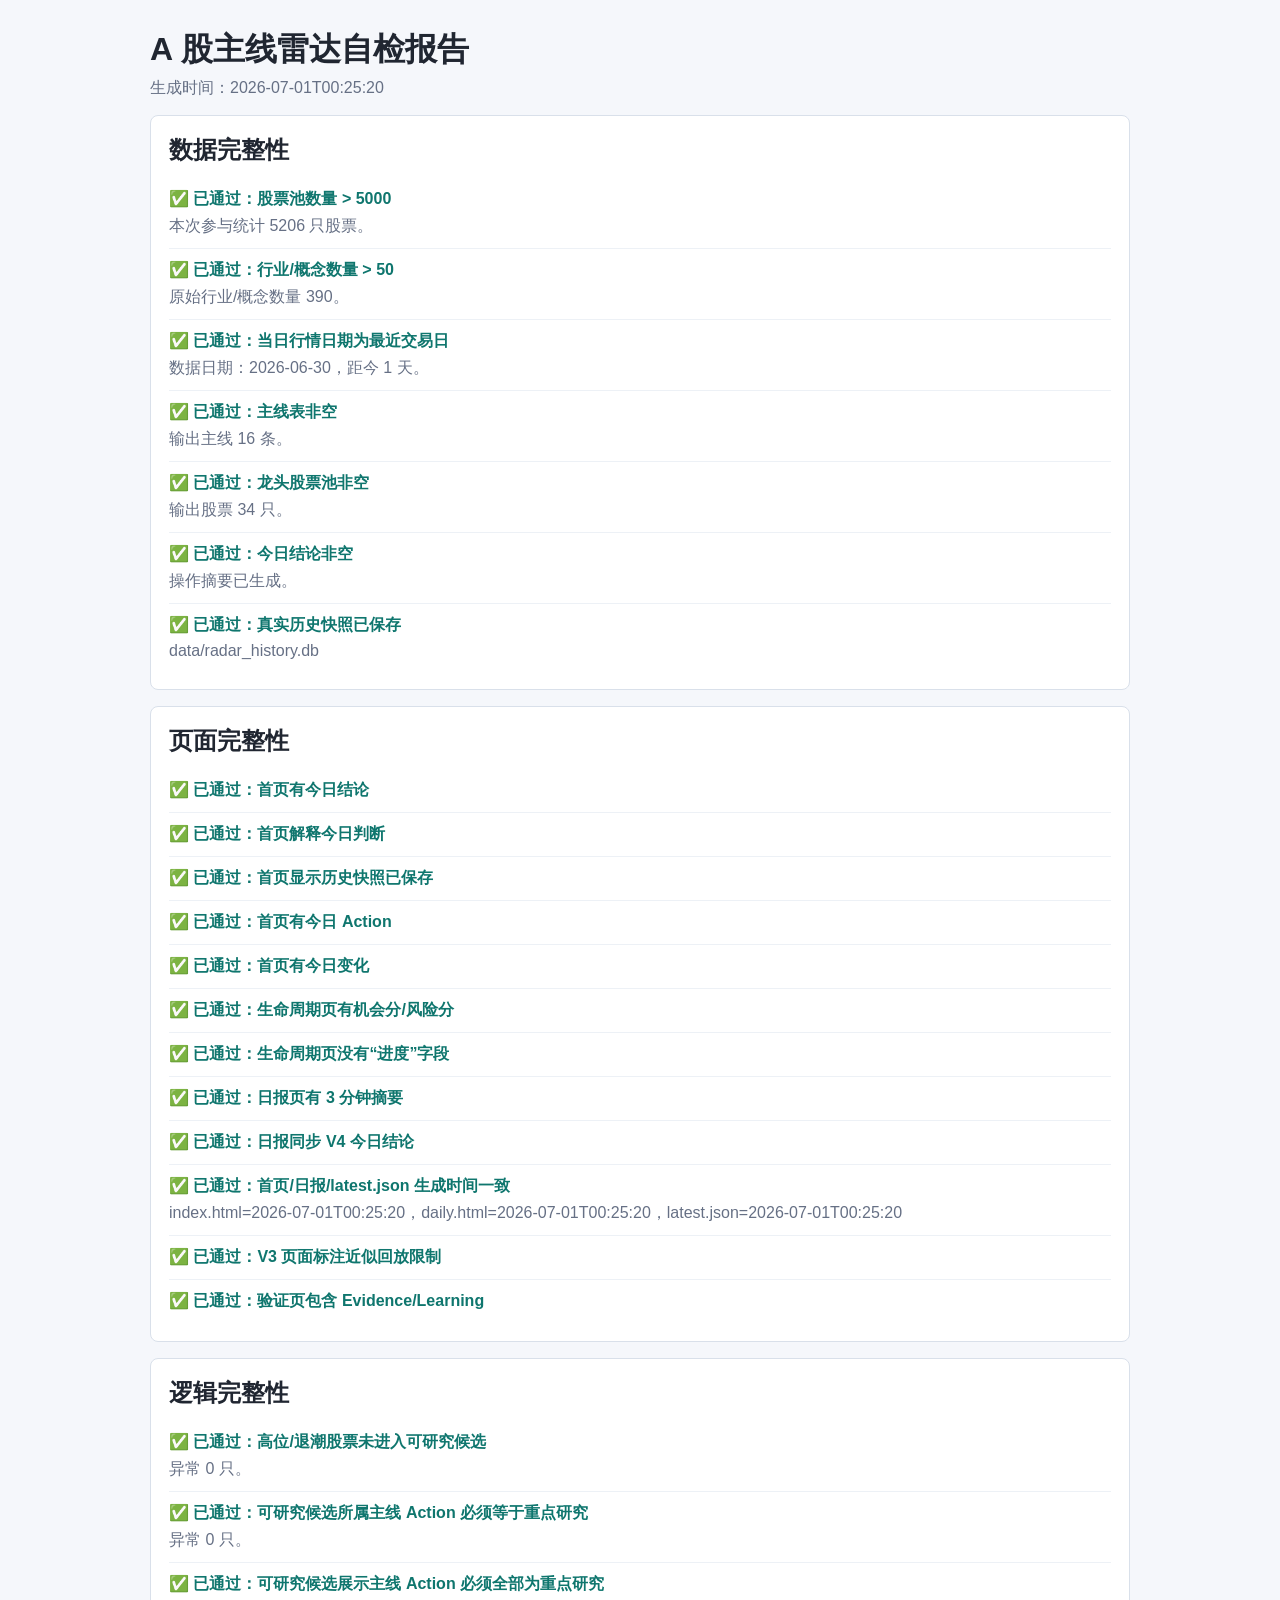
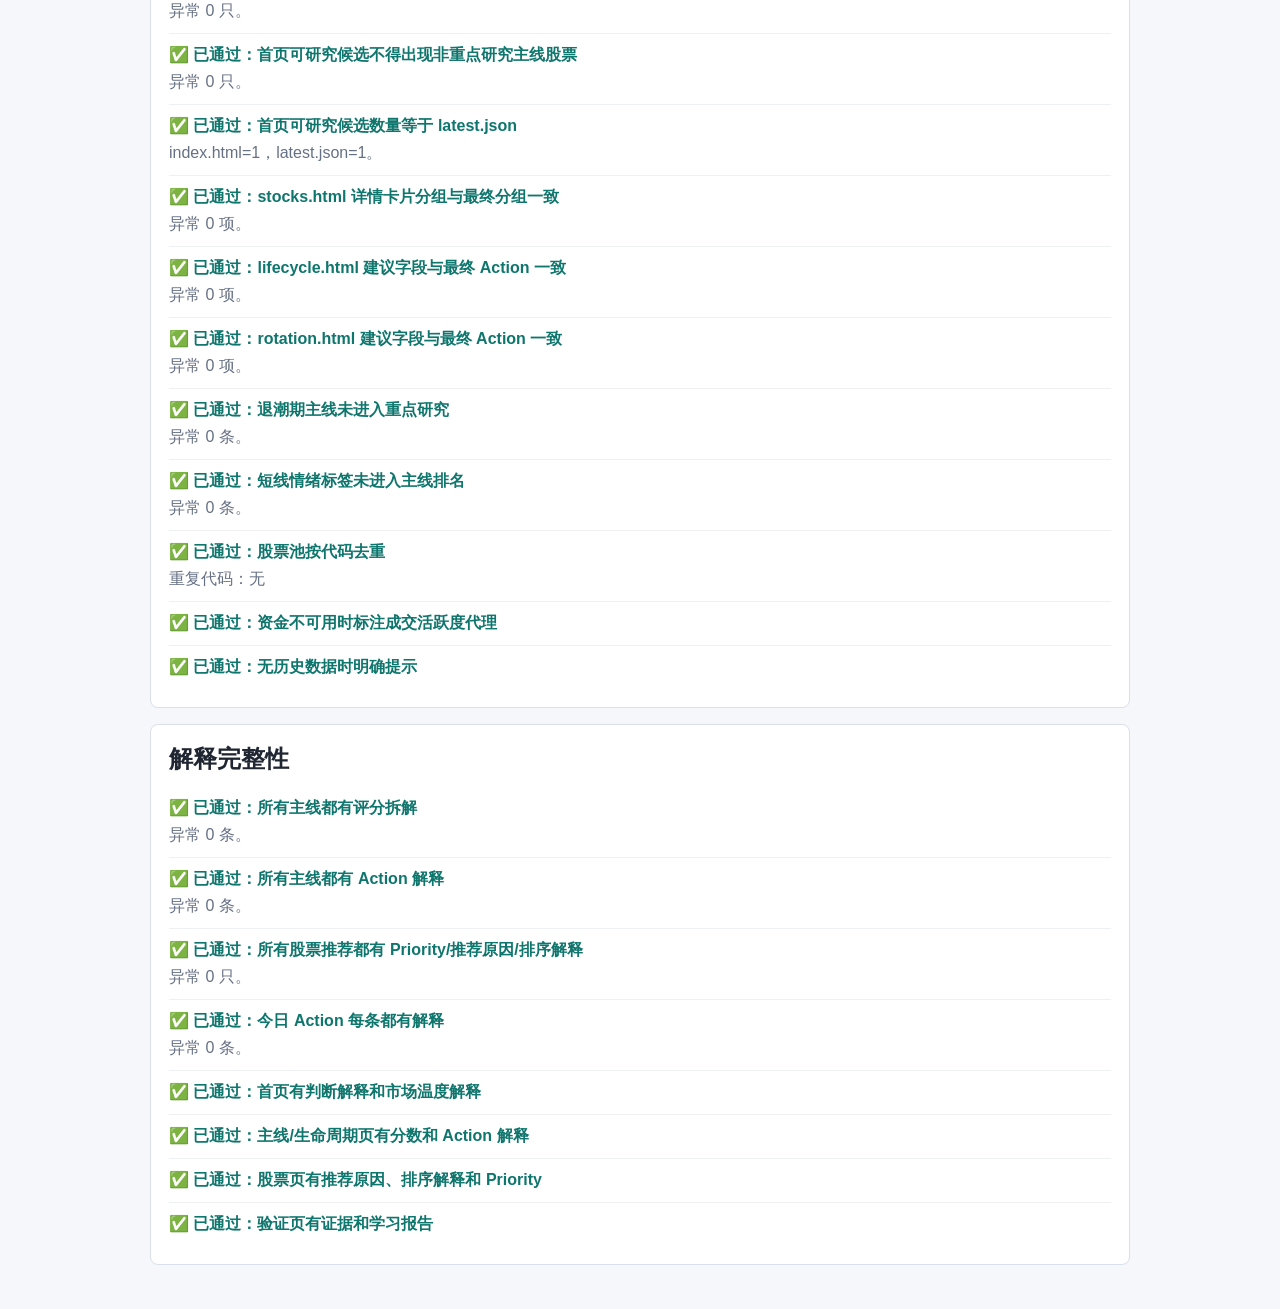
<file: docs/self_check_report.html>
<!doctype html>
<html lang="zh-CN">
<head>
  <meta charset="utf-8">
  <meta name="viewport" content="width=device-width, initial-scale=1">
  <title>A股主线雷达自检报告</title>
  <style>
    body { margin: 0; padding: 28px; background: #f5f7fb; color: #202631; font-family: -apple-system, BlinkMacSystemFont, "Segoe UI", "PingFang SC", sans-serif; }
    main { max-width: 980px; margin: 0 auto; }
    section { background: #fff; border: 1px solid #d9e0ea; border-radius: 8px; padding: 18px; margin: 16px 0; }
    h1 { margin: 0 0 6px; }
    h2 { margin: 0 0 12px; }
    ul { list-style: none; padding: 0; margin: 0; }
    li { border-bottom: 1px solid #edf1f6; padding: 11px 0; }
    li:last-child { border-bottom: 0; }
    p { margin: 6px 0 0; color: #667085; }
    .pass strong { color: #0f766e; }
    .warn strong { color: #b7791f; }
    .fail strong { color: #b42318; }
    .muted { color: #667085; }
  </style>
</head>
<body>
  <main>
    <h1>A 股主线雷达自检报告</h1>
    <p class="muted">生成时间：2026-07-01T00:25:20</p>
    <section><h2>数据完整性</h2><ul>
                <li class="pass">
                  <strong>✅ 已通过：股票池数量 &gt; 5000</strong>
                  <p>本次参与统计 5206 只股票。</p>

                </li>

                <li class="pass">
                  <strong>✅ 已通过：行业/概念数量 &gt; 50</strong>
                  <p>原始行业/概念数量 390。</p>

                </li>

                <li class="pass">
                  <strong>✅ 已通过：当日行情日期为最近交易日</strong>
                  <p>数据日期：2026-06-30，距今 1 天。</p>

                </li>

                <li class="pass">
                  <strong>✅ 已通过：主线表非空</strong>
                  <p>输出主线 16 条。</p>

                </li>

                <li class="pass">
                  <strong>✅ 已通过：龙头股票池非空</strong>
                  <p>输出股票 34 只。</p>

                </li>

                <li class="pass">
                  <strong>✅ 已通过：今日结论非空</strong>
                  <p>操作摘要已生成。</p>

                </li>

                <li class="pass">
                  <strong>✅ 已通过：真实历史快照已保存</strong>
                  <p>data/radar_history.db</p>

                </li>
                </ul></section><section><h2>页面完整性</h2><ul>
                <li class="pass">
                  <strong>✅ 已通过：首页有今日结论</strong>


                </li>

                <li class="pass">
                  <strong>✅ 已通过：首页解释今日判断</strong>


                </li>

                <li class="pass">
                  <strong>✅ 已通过：首页显示历史快照已保存</strong>


                </li>

                <li class="pass">
                  <strong>✅ 已通过：首页有今日 Action</strong>


                </li>

                <li class="pass">
                  <strong>✅ 已通过：首页有今日变化</strong>


                </li>

                <li class="pass">
                  <strong>✅ 已通过：生命周期页有机会分/风险分</strong>


                </li>

                <li class="pass">
                  <strong>✅ 已通过：生命周期页没有“进度”字段</strong>


                </li>

                <li class="pass">
                  <strong>✅ 已通过：日报页有 3 分钟摘要</strong>


                </li>

                <li class="pass">
                  <strong>✅ 已通过：日报同步 V4 今日结论</strong>


                </li>

                <li class="pass">
                  <strong>✅ 已通过：首页/日报/latest.json 生成时间一致</strong>
                  <p>index.html=2026-07-01T00:25:20，daily.html=2026-07-01T00:25:20，latest.json=2026-07-01T00:25:20</p>

                </li>

                <li class="pass">
                  <strong>✅ 已通过：V3 页面标注近似回放限制</strong>


                </li>

                <li class="pass">
                  <strong>✅ 已通过：验证页包含 Evidence/Learning</strong>


                </li>
                </ul></section><section><h2>逻辑完整性</h2><ul>
                <li class="pass">
                  <strong>✅ 已通过：高位/退潮股票未进入可研究候选</strong>
                  <p>异常 0 只。</p>

                </li>

                <li class="pass">
                  <strong>✅ 已通过：可研究候选所属主线 Action 必须等于重点研究</strong>
                  <p>异常 0 只。</p>

                </li>

                <li class="pass">
                  <strong>✅ 已通过：可研究候选展示主线 Action 必须全部为重点研究</strong>
                  <p>异常 0 只。</p>

                </li>

                <li class="pass">
                  <strong>✅ 已通过：首页可研究候选不得出现非重点研究主线股票</strong>
                  <p>异常 0 只。</p>

                </li>

                <li class="pass">
                  <strong>✅ 已通过：首页可研究候选数量等于 latest.json</strong>
                  <p>index.html=1，latest.json=1。</p>

                </li>

                <li class="pass">
                  <strong>✅ 已通过：stocks.html 详情卡片分组与最终分组一致</strong>
                  <p>异常 0 项。</p>

                </li>

                <li class="pass">
                  <strong>✅ 已通过：lifecycle.html 建议字段与最终 Action 一致</strong>
                  <p>异常 0 项。</p>

                </li>

                <li class="pass">
                  <strong>✅ 已通过：rotation.html 建议字段与最终 Action 一致</strong>
                  <p>异常 0 项。</p>

                </li>

                <li class="pass">
                  <strong>✅ 已通过：退潮期主线未进入重点研究</strong>
                  <p>异常 0 条。</p>

                </li>

                <li class="pass">
                  <strong>✅ 已通过：短线情绪标签未进入主线排名</strong>
                  <p>异常 0 条。</p>

                </li>

                <li class="pass">
                  <strong>✅ 已通过：股票池按代码去重</strong>
                  <p>重复代码：无</p>

                </li>

                <li class="pass">
                  <strong>✅ 已通过：资金不可用时标注成交活跃度代理</strong>


                </li>

                <li class="pass">
                  <strong>✅ 已通过：无历史数据时明确提示</strong>


                </li>
                </ul></section><section><h2>解释完整性</h2><ul>
                <li class="pass">
                  <strong>✅ 已通过：所有主线都有评分拆解</strong>
                  <p>异常 0 条。</p>

                </li>

                <li class="pass">
                  <strong>✅ 已通过：所有主线都有 Action 解释</strong>
                  <p>异常 0 条。</p>

                </li>

                <li class="pass">
                  <strong>✅ 已通过：所有股票推荐都有 Priority/推荐原因/排序解释</strong>
                  <p>异常 0 只。</p>

                </li>

                <li class="pass">
                  <strong>✅ 已通过：今日 Action 每条都有解释</strong>
                  <p>异常 0 条。</p>

                </li>

                <li class="pass">
                  <strong>✅ 已通过：首页有判断解释和市场温度解释</strong>


                </li>

                <li class="pass">
                  <strong>✅ 已通过：主线/生命周期页有分数和 Action 解释</strong>


                </li>

                <li class="pass">
                  <strong>✅ 已通过：股票页有推荐原因、排序解释和 Priority</strong>


                </li>

                <li class="pass">
                  <strong>✅ 已通过：验证页有证据和学习报告</strong>


                </li>
                </ul></section>
  </main>
</body>
</html>
</file>
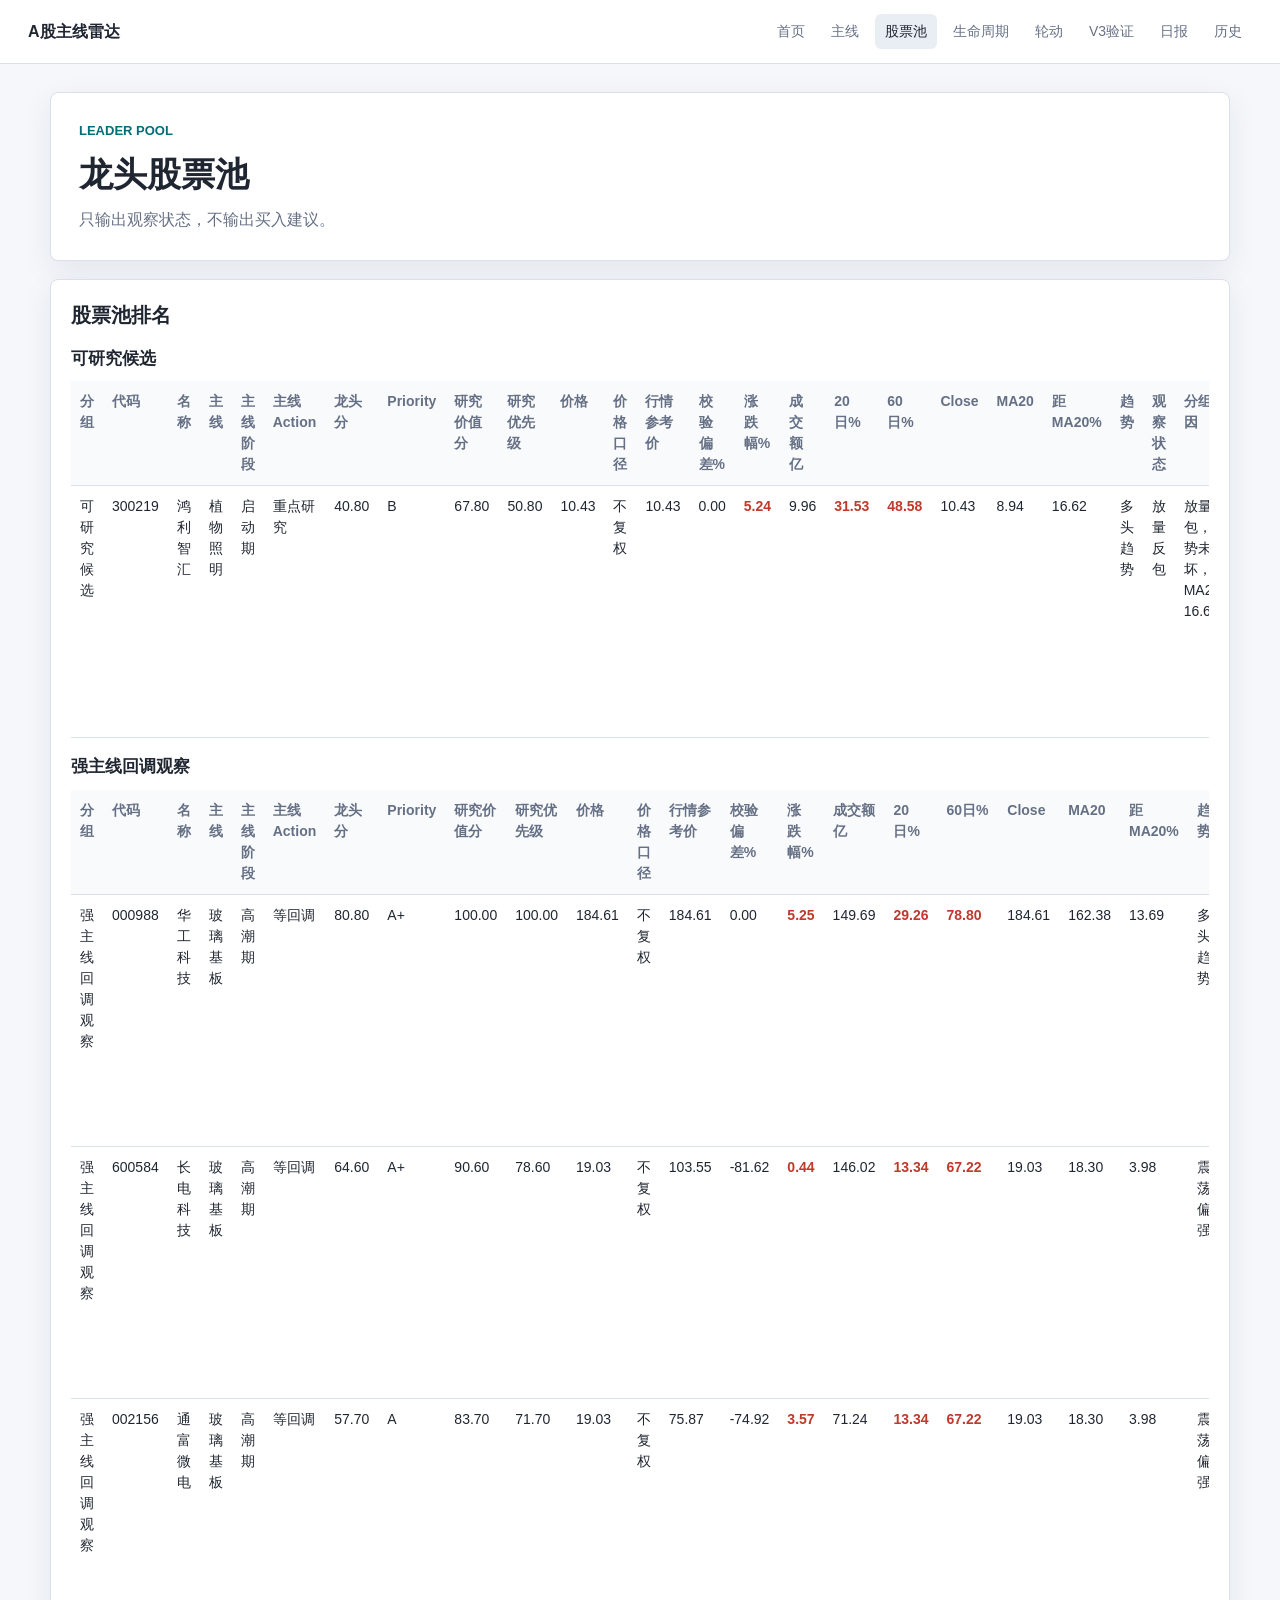
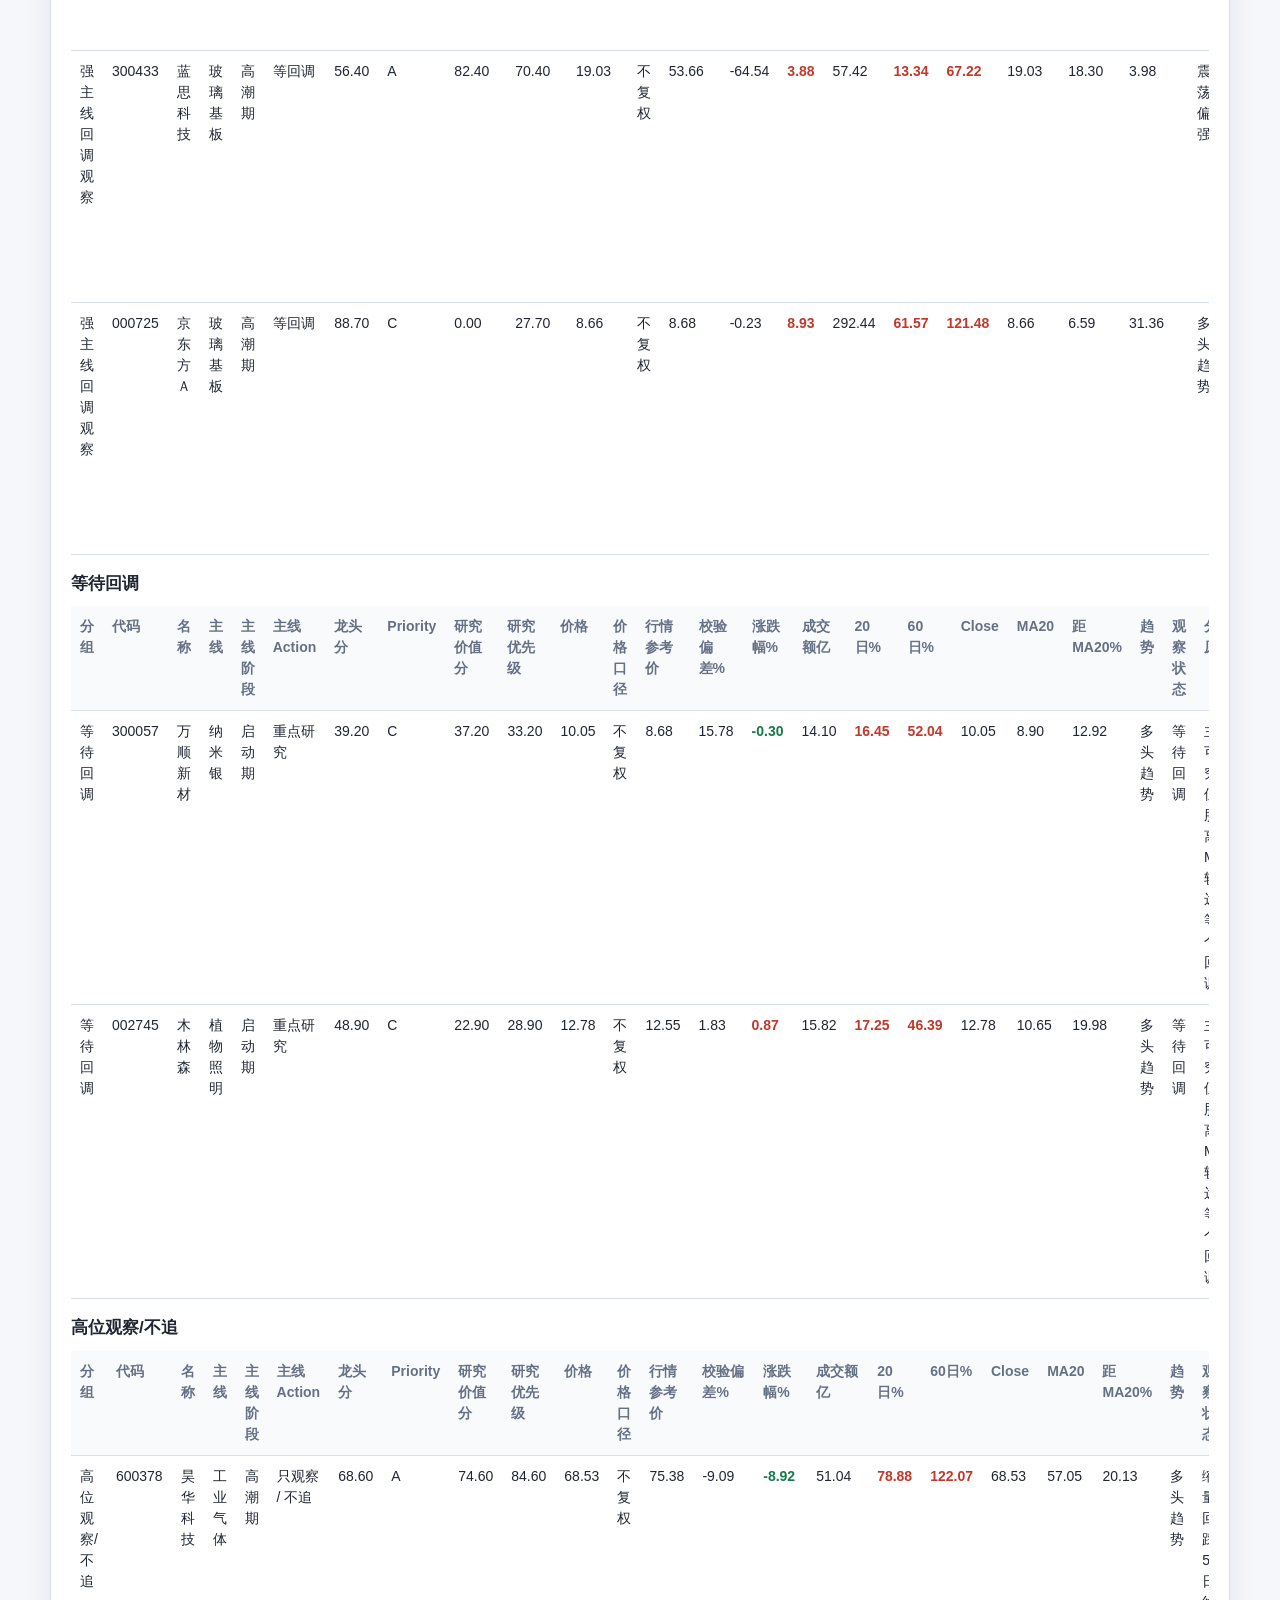
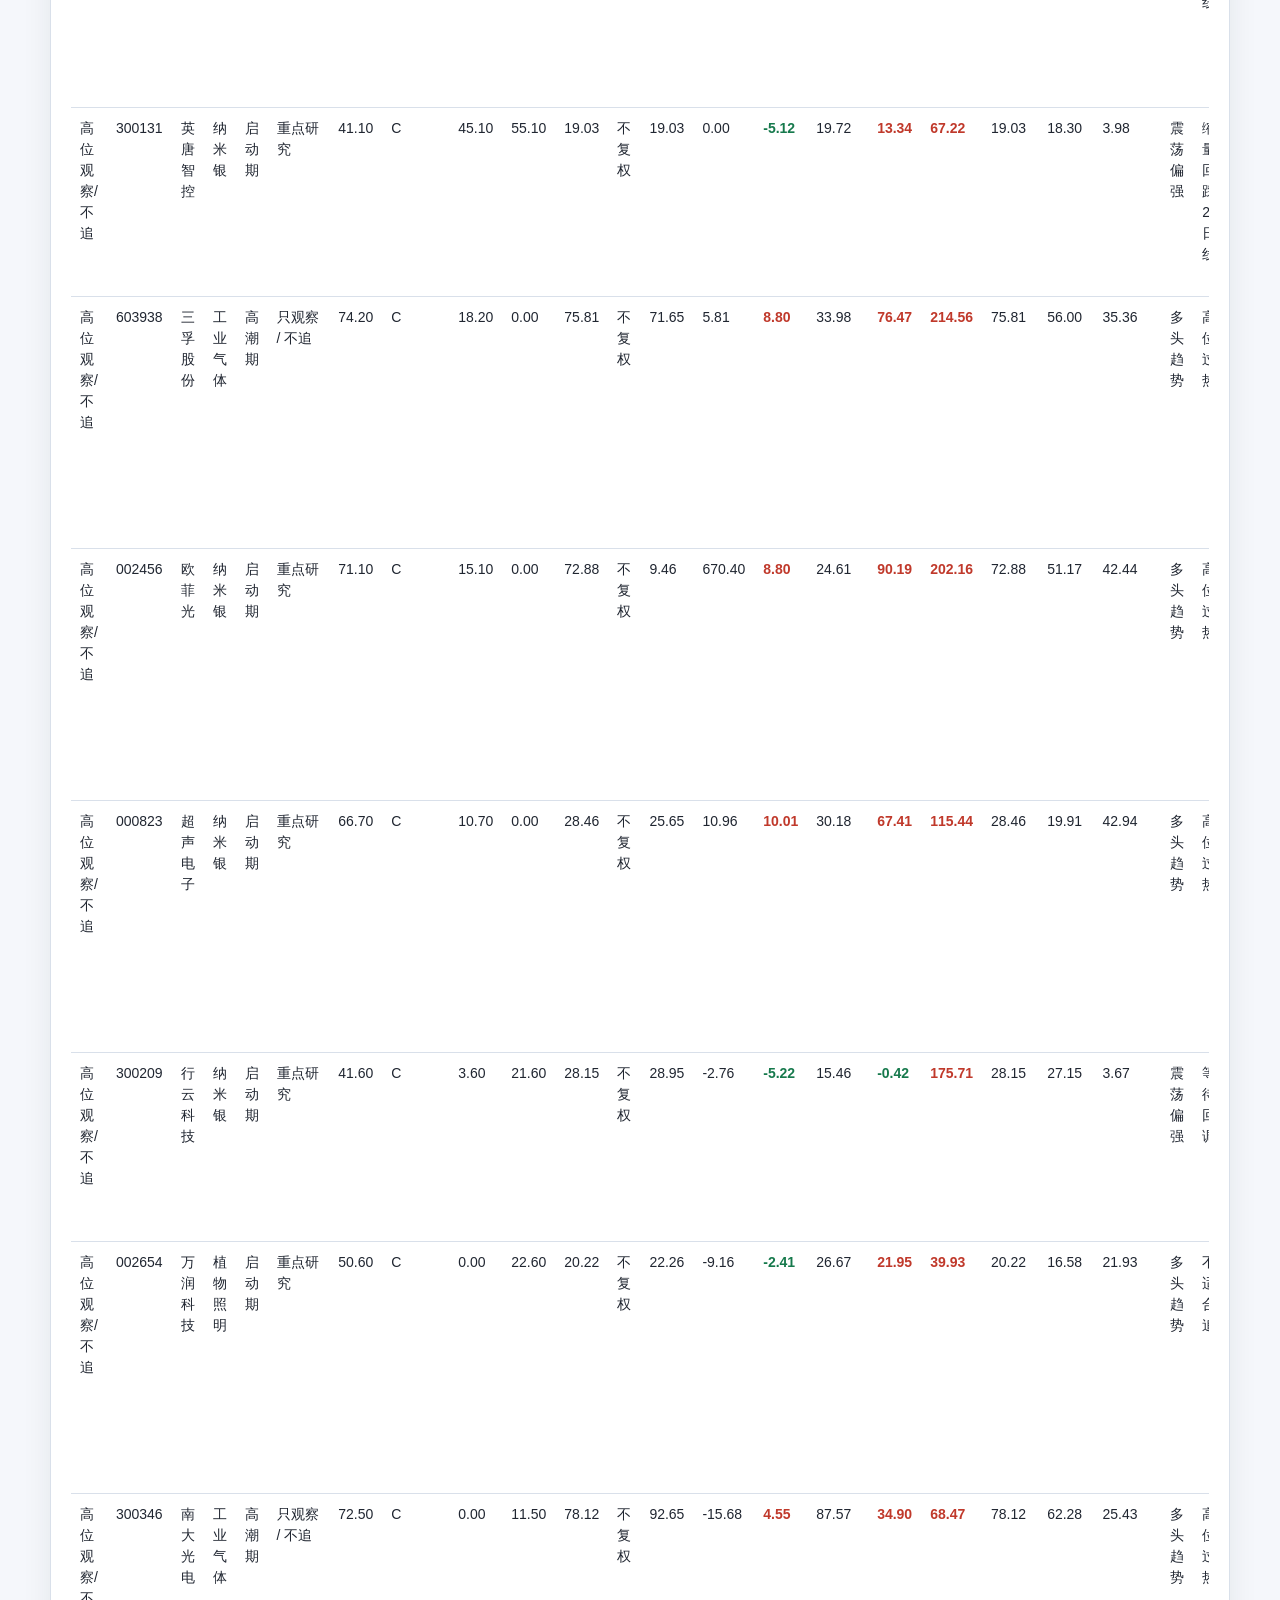
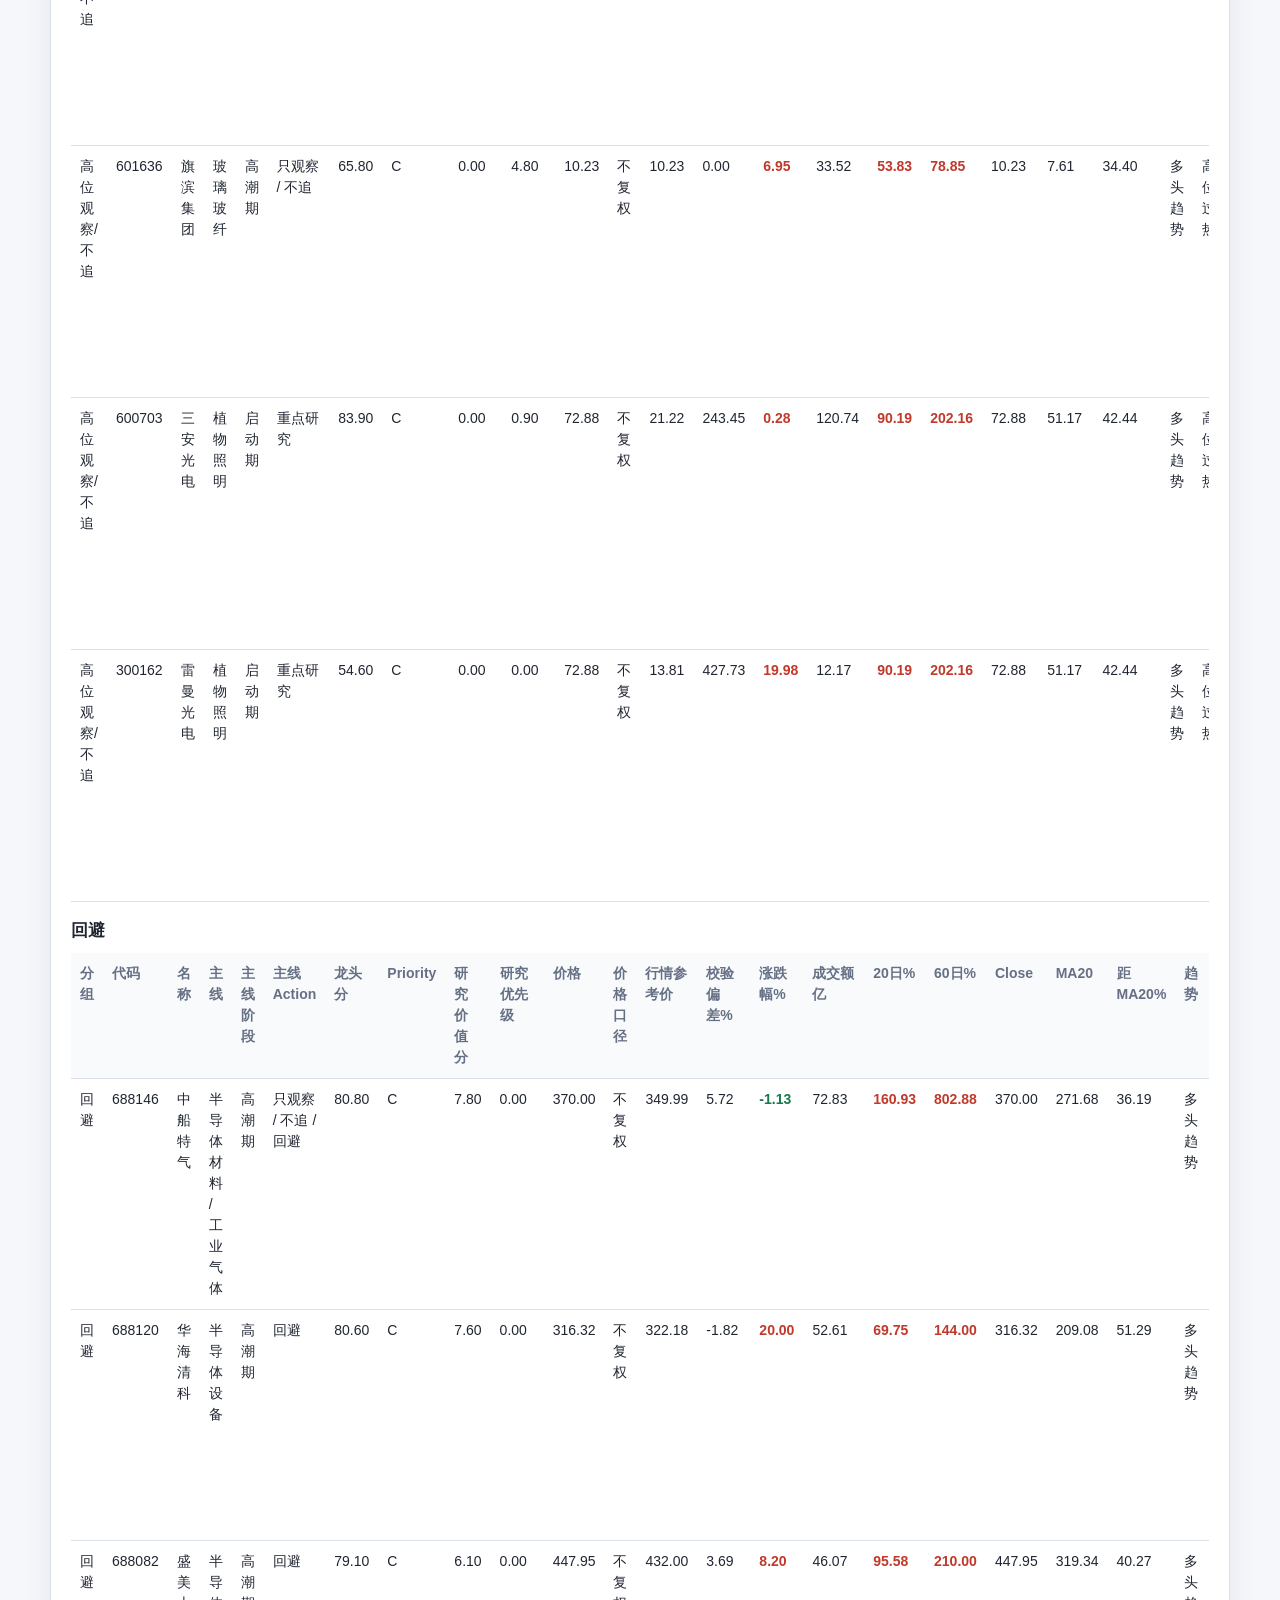
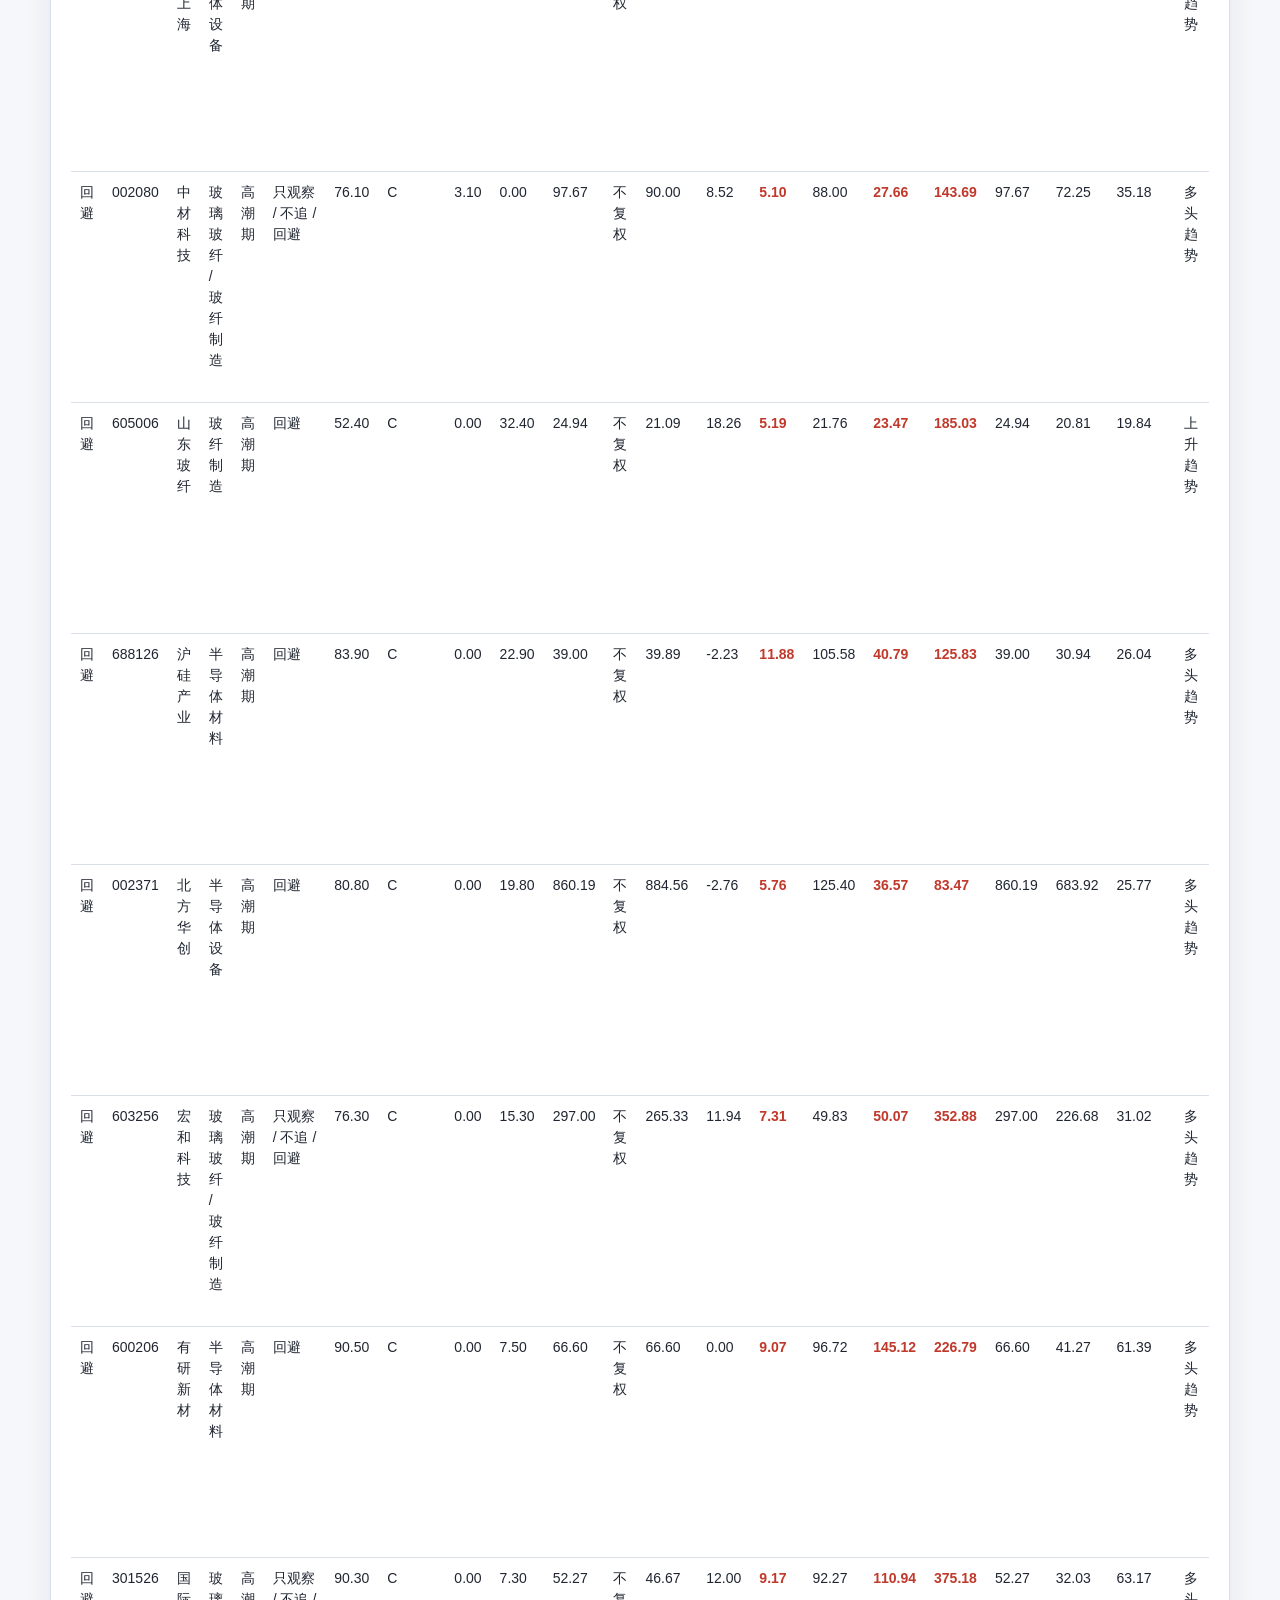
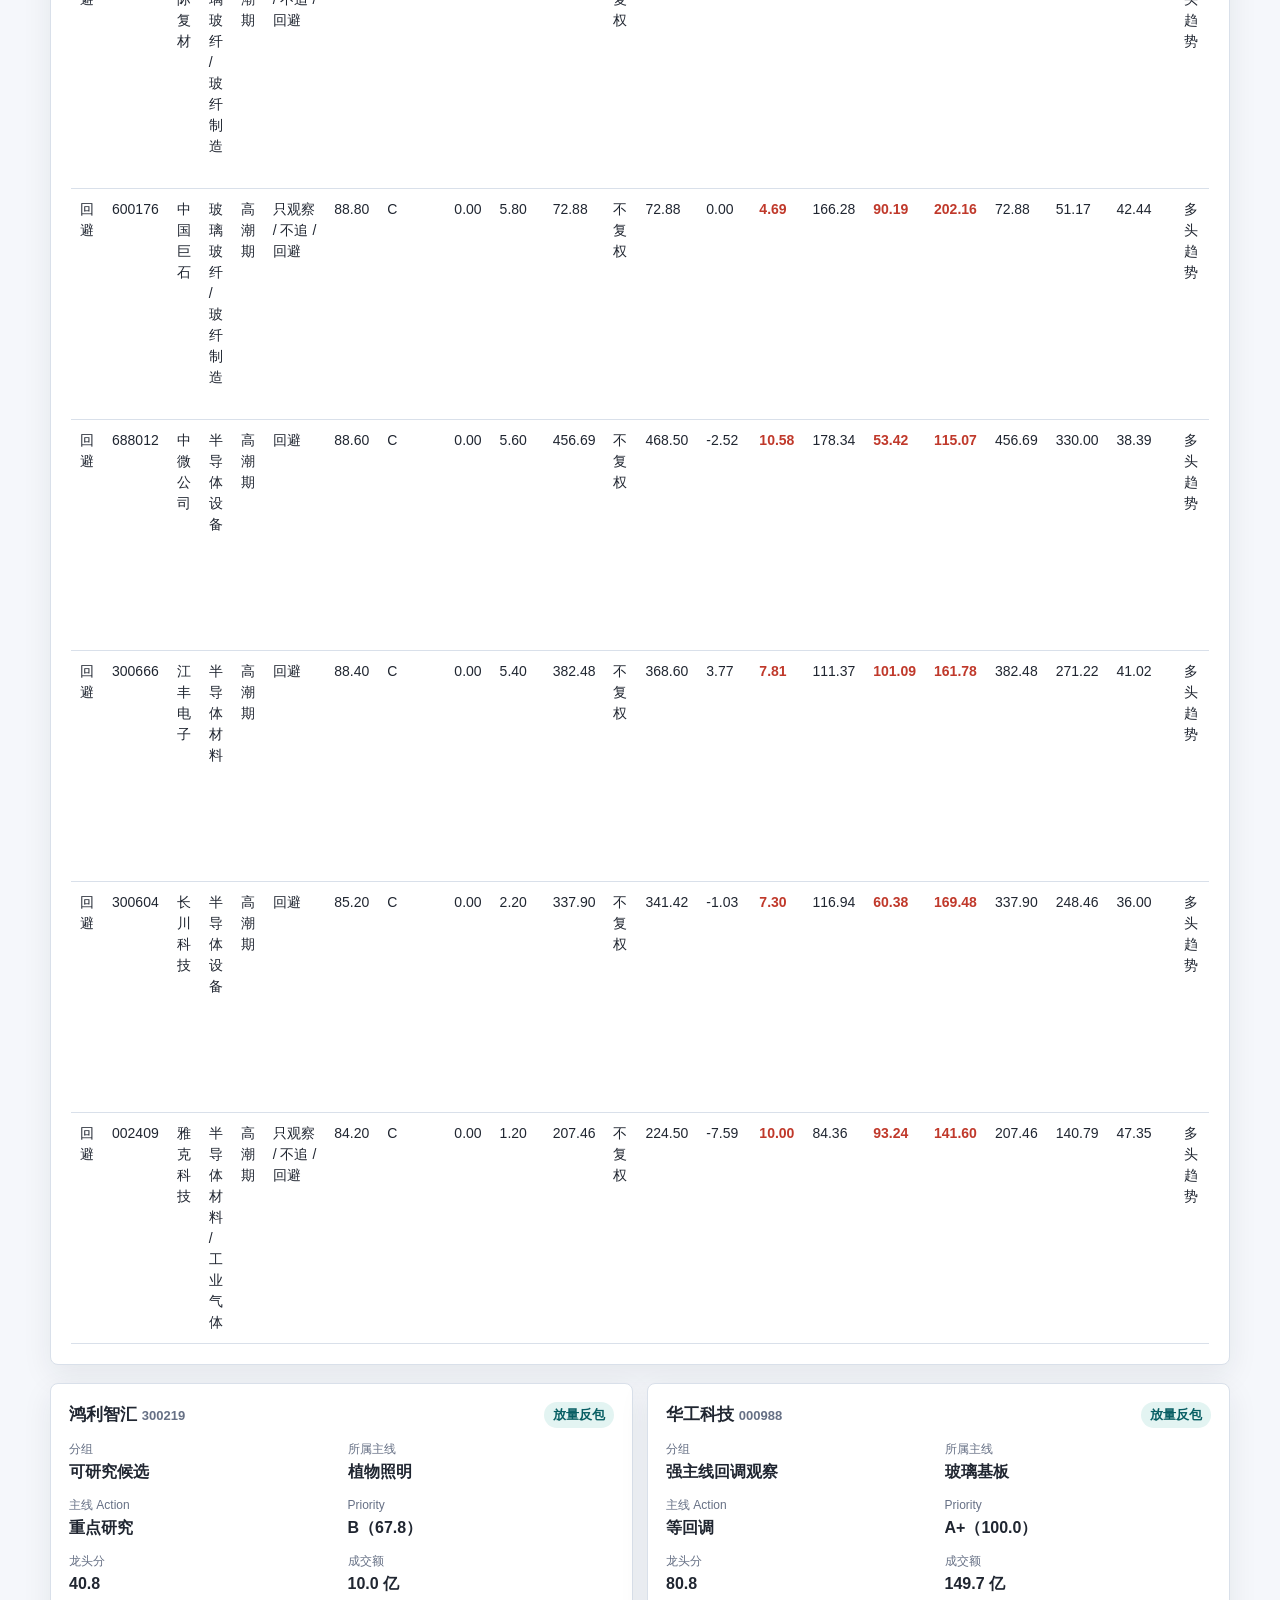
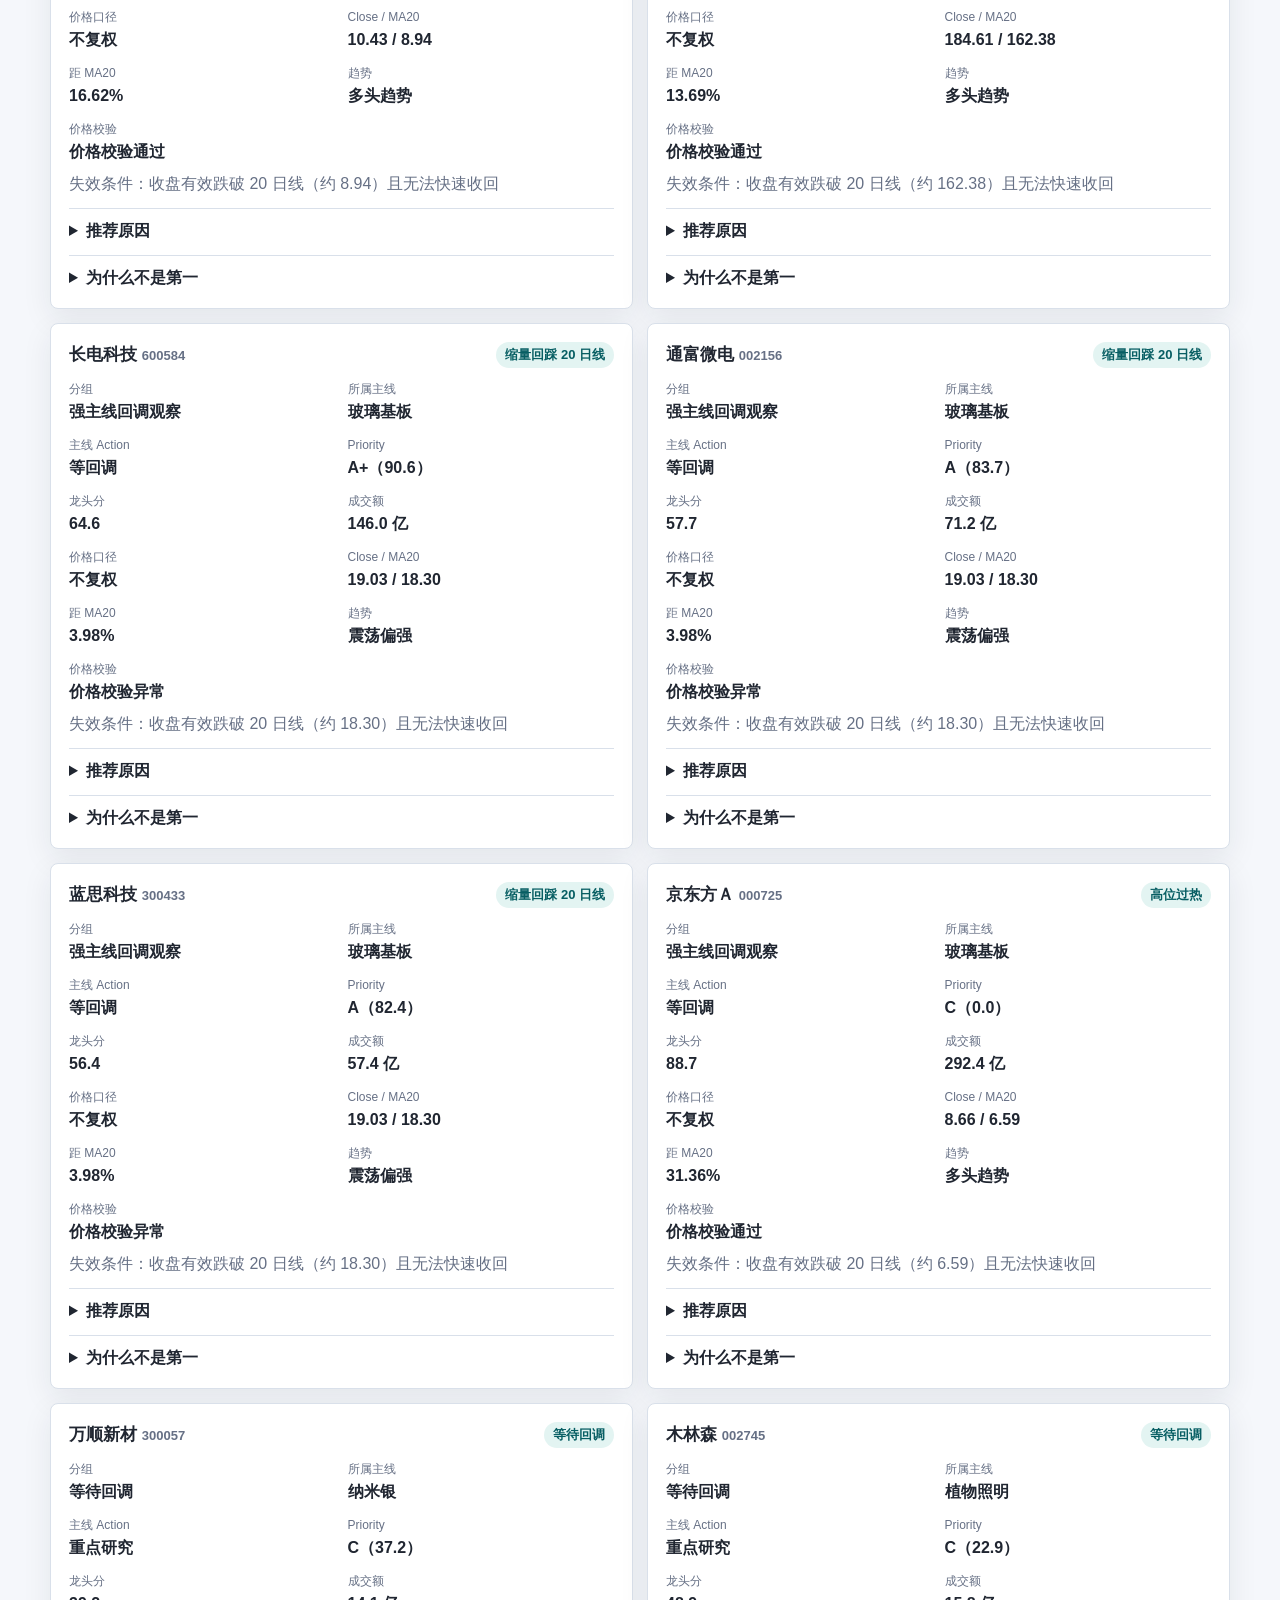
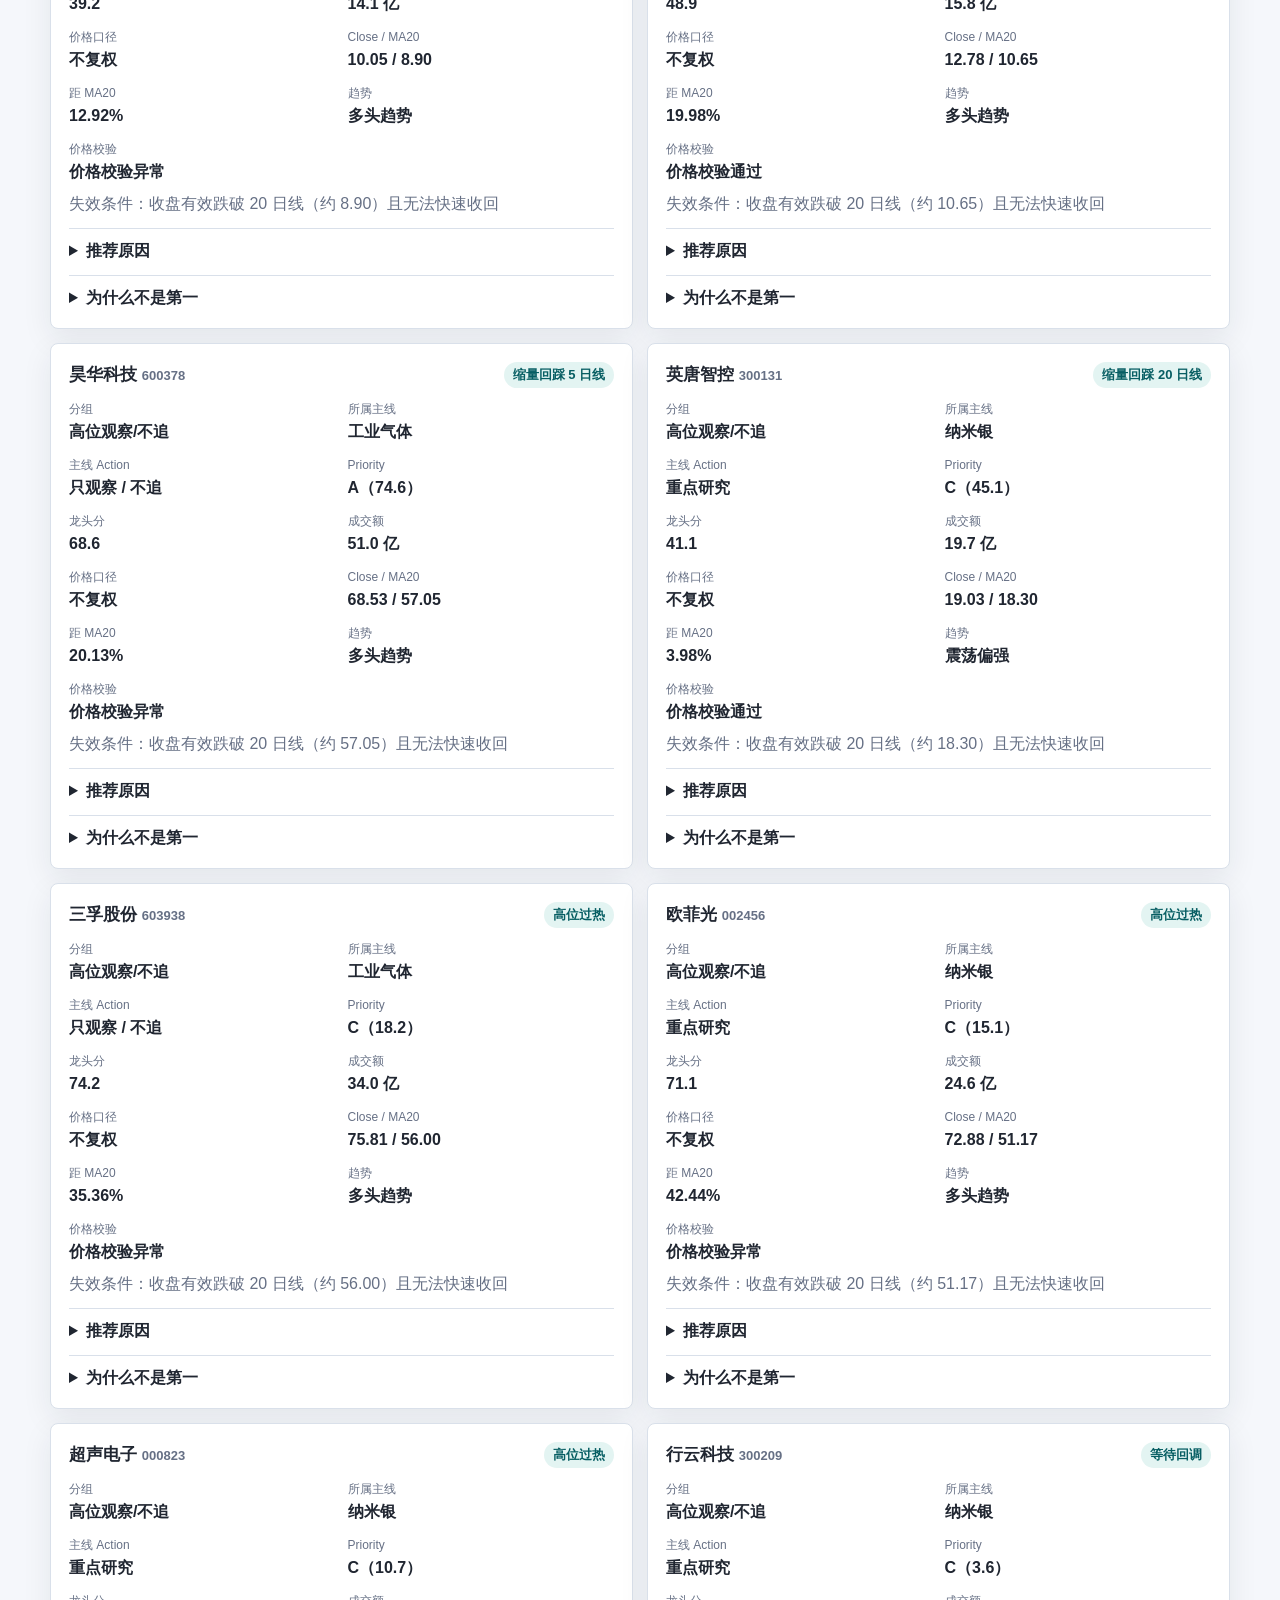
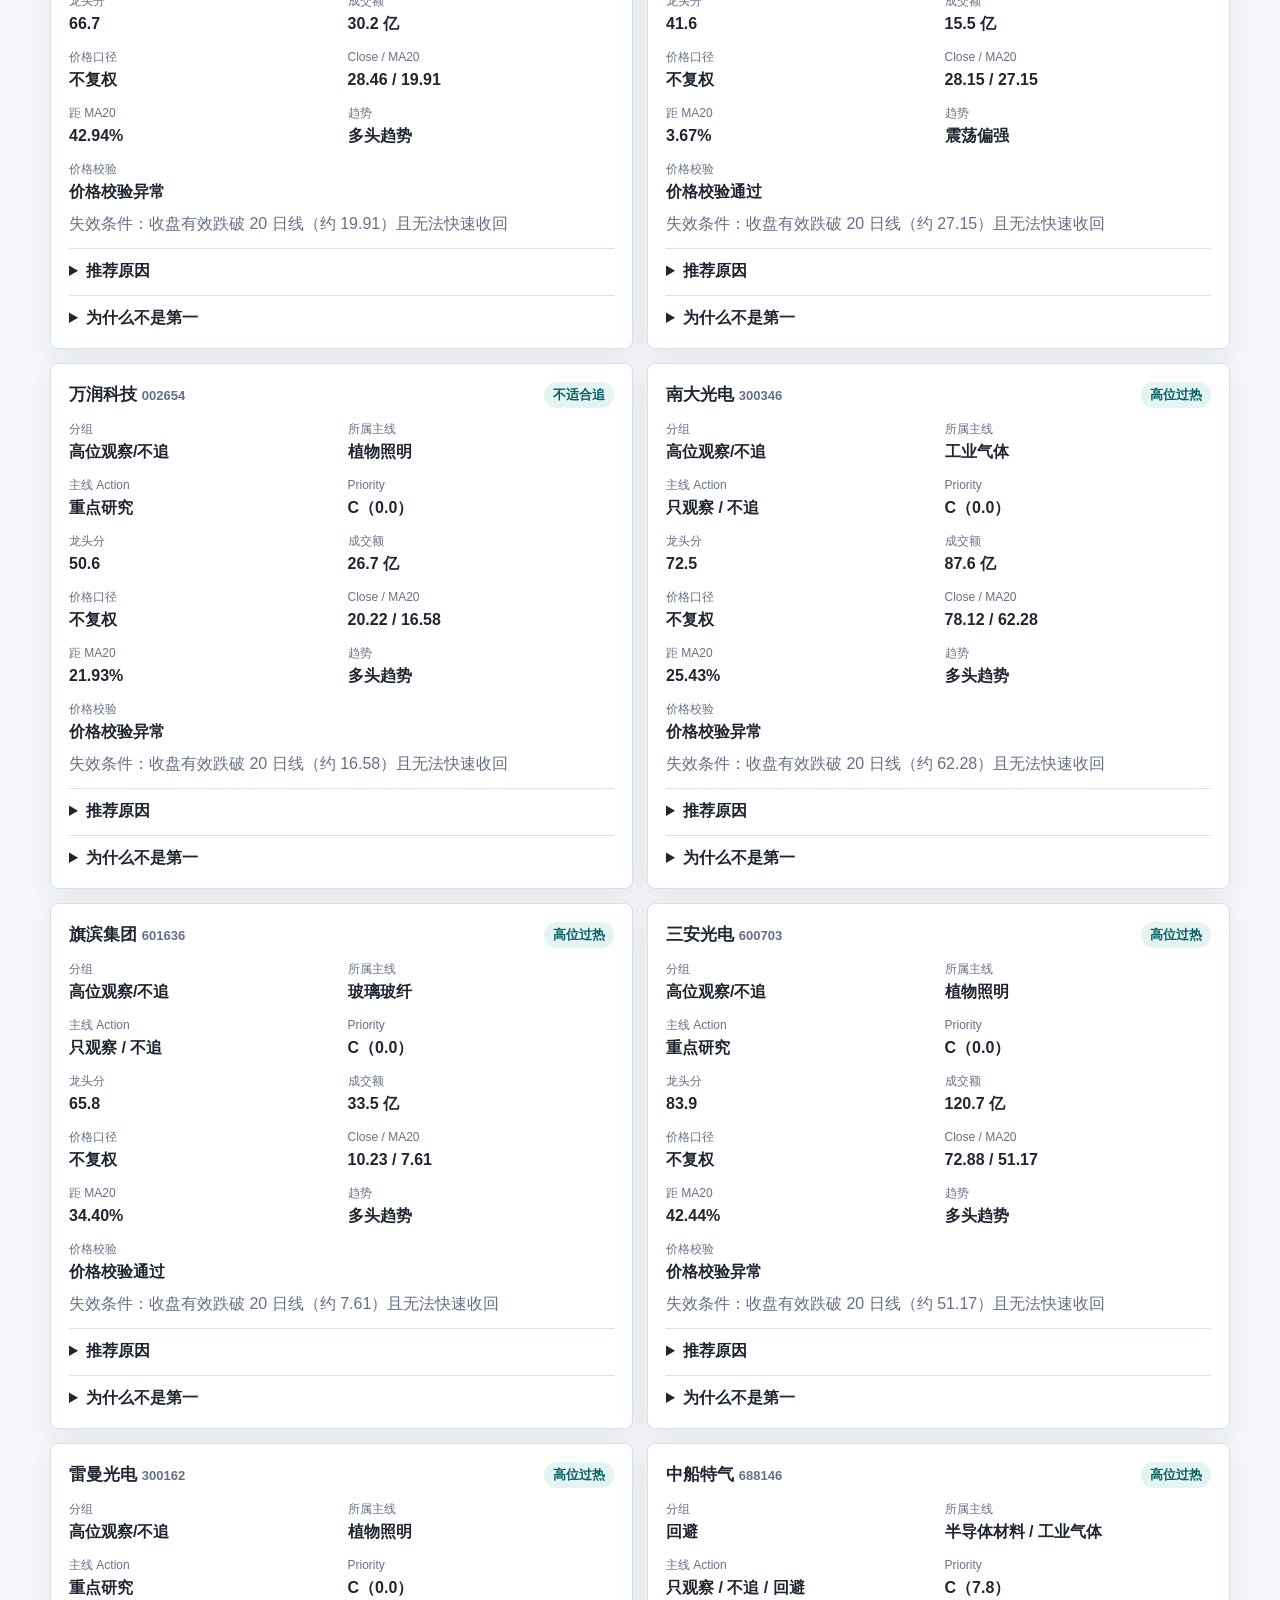
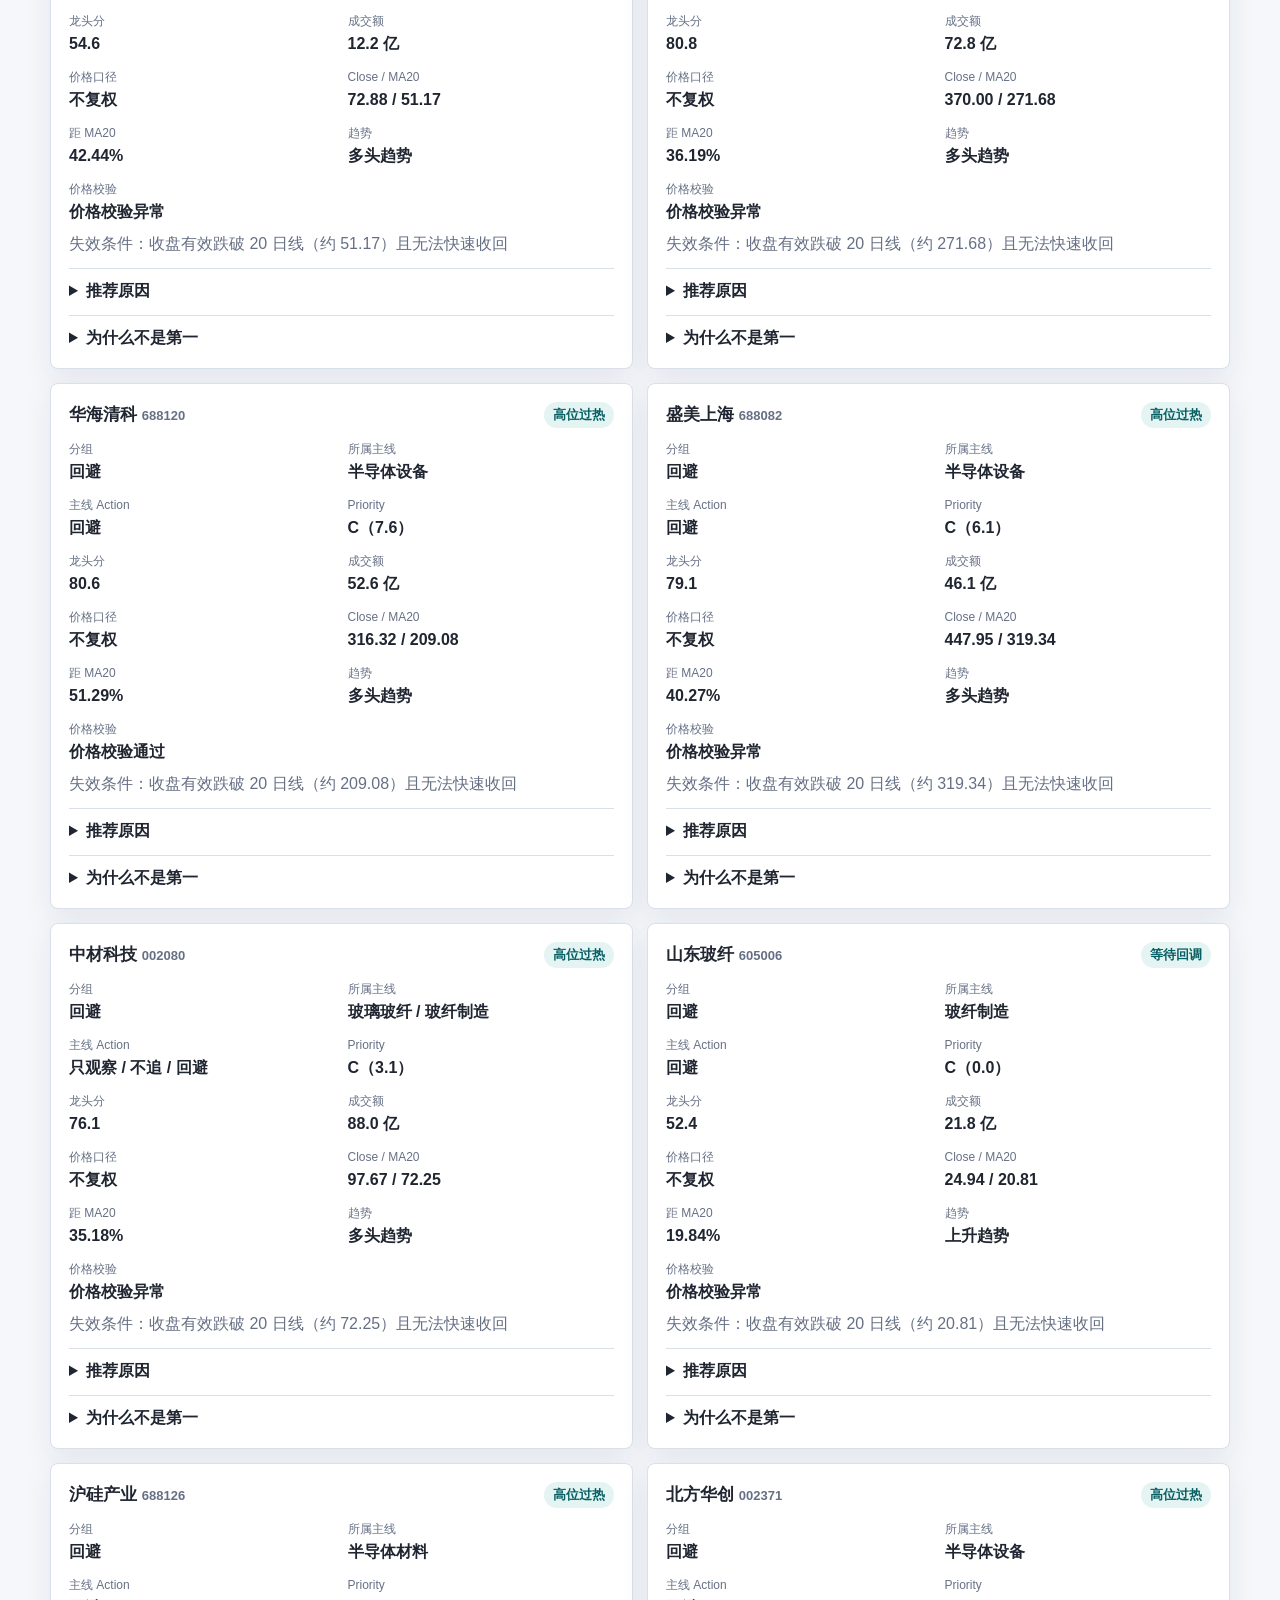
<file: docs/stocks.html>
<!doctype html>
<html lang="zh-CN">
<head>
  <meta charset="utf-8">
  <meta name="viewport" content="width=device-width, initial-scale=1">
  <title>龙头股票池 - A股主线雷达</title>
  <link rel="stylesheet" href="assets/style.css">
</head>
<body>
  <header class="topbar">
    <a class="brand" href="index.html">A股主线雷达</a>
    <nav><a class="" href="index.html">首页</a><a class="" href="sectors.html">主线</a><a class="active" href="stocks.html">股票池</a><a class="" href="lifecycle.html">生命周期</a><a class="" href="rotation.html">轮动</a><a class="" href="v3.html">V3验证</a><a class="" href="daily.html">日报</a><a class="" href="history/index.html">历史</a></nav>
  </header>
  <main>
    <section class="page-title">
      <p class="eyebrow">Leader Pool</p>
      <h1>龙头股票池</h1>
      <p class="muted">只输出观察状态，不输出买入建议。</p>
    </section>
    <section class="panel">
      <h2>股票池排名</h2>

    <div class="subsection">
      <h3>可研究候选</h3>
      <div class="table-wrap"><table><thead><tr><th>分组</th><th>代码</th><th>名称</th><th>主线</th><th>主线阶段</th><th>主线Action</th><th>龙头分</th><th>Priority</th><th>研究价值分</th><th>研究优先级</th><th>价格</th><th>价格口径</th><th>行情参考价</th><th>校验偏差%</th><th>涨跌幅%</th><th>成交额亿</th><th>20日%</th><th>60日%</th><th>Close</th><th>MA20</th><th>距MA20%</th><th>趋势</th><th>观察状态</th><th>分组原因</th><th>价格校验</th><th>失效条件</th></tr></thead><tbody><tr><td data-label="分组" class="">可研究候选</td><td data-label="代码" class="">300219</td><td data-label="名称" class="">鸿利智汇</td><td data-label="主线" class="">植物照明</td><td data-label="主线阶段" class="">启动期</td><td data-label="主线Action" class="">重点研究</td><td data-label="龙头分" class="">40.80</td><td data-label="Priority" class="">B</td><td data-label="研究价值分" class="">67.80</td><td data-label="研究优先级" class="">50.80</td><td data-label="价格" class="">10.43</td><td data-label="价格口径" class="">不复权</td><td data-label="行情参考价" class="">10.43</td><td data-label="校验偏差%" class="">0.00</td><td data-label="涨跌幅%" class="positive">5.24</td><td data-label="成交额亿" class="">9.96</td><td data-label="20日%" class="positive">31.53</td><td data-label="60日%" class="positive">48.58</td><td data-label="Close" class="">10.43</td><td data-label="MA20" class="">8.94</td><td data-label="距MA20%" class="">16.62</td><td data-label="趋势" class="">多头趋势</td><td data-label="观察状态" class="">放量反包</td><td data-label="分组原因" class="">放量反包，趋势未破坏，距 MA20 16.6%。</td><td data-label="价格校验" class="">价格校验通过</td><td data-label="失效条件" class="">收盘有效跌破 20 日线（约 8.94）且无法快速收回</td></tr></tbody></table></div>
    </div>


    <div class="subsection">
      <h3>强主线回调观察</h3>
      <div class="table-wrap"><table><thead><tr><th>分组</th><th>代码</th><th>名称</th><th>主线</th><th>主线阶段</th><th>主线Action</th><th>龙头分</th><th>Priority</th><th>研究价值分</th><th>研究优先级</th><th>价格</th><th>价格口径</th><th>行情参考价</th><th>校验偏差%</th><th>涨跌幅%</th><th>成交额亿</th><th>20日%</th><th>60日%</th><th>Close</th><th>MA20</th><th>距MA20%</th><th>趋势</th><th>观察状态</th><th>分组原因</th><th>价格校验</th><th>失效条件</th></tr></thead><tbody><tr><td data-label="分组" class="">强主线回调观察</td><td data-label="代码" class="">000988</td><td data-label="名称" class="">华工科技</td><td data-label="主线" class="">玻璃基板</td><td data-label="主线阶段" class="">高潮期</td><td data-label="主线Action" class="">等回调</td><td data-label="龙头分" class="">80.80</td><td data-label="Priority" class="">A+</td><td data-label="研究价值分" class="">100.00</td><td data-label="研究优先级" class="">100.00</td><td data-label="价格" class="">184.61</td><td data-label="价格口径" class="">不复权</td><td data-label="行情参考价" class="">184.61</td><td data-label="校验偏差%" class="">0.00</td><td data-label="涨跌幅%" class="positive">5.25</td><td data-label="成交额亿" class="">149.69</td><td data-label="20日%" class="positive">29.26</td><td data-label="60日%" class="positive">78.80</td><td data-label="Close" class="">184.61</td><td data-label="MA20" class="">162.38</td><td data-label="距MA20%" class="">13.69</td><td data-label="趋势" class="">多头趋势</td><td data-label="观察状态" class="">放量反包</td><td data-label="分组原因" class="">主线强但处于高潮或偏热，等待板块回调确认。</td><td data-label="价格校验" class="">价格校验通过</td><td data-label="失效条件" class="">收盘有效跌破 20 日线（约 162.38）且无法快速收回</td></tr><tr><td data-label="分组" class="">强主线回调观察</td><td data-label="代码" class="">600584</td><td data-label="名称" class="">长电科技</td><td data-label="主线" class="">玻璃基板</td><td data-label="主线阶段" class="">高潮期</td><td data-label="主线Action" class="">等回调</td><td data-label="龙头分" class="">64.60</td><td data-label="Priority" class="">A+</td><td data-label="研究价值分" class="">90.60</td><td data-label="研究优先级" class="">78.60</td><td data-label="价格" class="">19.03</td><td data-label="价格口径" class="">不复权</td><td data-label="行情参考价" class="">103.55</td><td data-label="校验偏差%" class="">-81.62</td><td data-label="涨跌幅%" class="positive">0.44</td><td data-label="成交额亿" class="">146.02</td><td data-label="20日%" class="positive">13.34</td><td data-label="60日%" class="positive">67.22</td><td data-label="Close" class="">19.03</td><td data-label="MA20" class="">18.30</td><td data-label="距MA20%" class="">3.98</td><td data-label="趋势" class="">震荡偏强</td><td data-label="观察状态" class="">缩量回踩 20 日线</td><td data-label="分组原因" class="">主线强但处于高潮或偏热，等待板块回调确认。</td><td data-label="价格校验" class="">价格校验异常</td><td data-label="失效条件" class="">收盘有效跌破 20 日线（约 18.30）且无法快速收回</td></tr><tr><td data-label="分组" class="">强主线回调观察</td><td data-label="代码" class="">002156</td><td data-label="名称" class="">通富微电</td><td data-label="主线" class="">玻璃基板</td><td data-label="主线阶段" class="">高潮期</td><td data-label="主线Action" class="">等回调</td><td data-label="龙头分" class="">57.70</td><td data-label="Priority" class="">A</td><td data-label="研究价值分" class="">83.70</td><td data-label="研究优先级" class="">71.70</td><td data-label="价格" class="">19.03</td><td data-label="价格口径" class="">不复权</td><td data-label="行情参考价" class="">75.87</td><td data-label="校验偏差%" class="">-74.92</td><td data-label="涨跌幅%" class="positive">3.57</td><td data-label="成交额亿" class="">71.24</td><td data-label="20日%" class="positive">13.34</td><td data-label="60日%" class="positive">67.22</td><td data-label="Close" class="">19.03</td><td data-label="MA20" class="">18.30</td><td data-label="距MA20%" class="">3.98</td><td data-label="趋势" class="">震荡偏强</td><td data-label="观察状态" class="">缩量回踩 20 日线</td><td data-label="分组原因" class="">主线强但处于高潮或偏热，等待板块回调确认。</td><td data-label="价格校验" class="">价格校验异常</td><td data-label="失效条件" class="">收盘有效跌破 20 日线（约 18.30）且无法快速收回</td></tr><tr><td data-label="分组" class="">强主线回调观察</td><td data-label="代码" class="">300433</td><td data-label="名称" class="">蓝思科技</td><td data-label="主线" class="">玻璃基板</td><td data-label="主线阶段" class="">高潮期</td><td data-label="主线Action" class="">等回调</td><td data-label="龙头分" class="">56.40</td><td data-label="Priority" class="">A</td><td data-label="研究价值分" class="">82.40</td><td data-label="研究优先级" class="">70.40</td><td data-label="价格" class="">19.03</td><td data-label="价格口径" class="">不复权</td><td data-label="行情参考价" class="">53.66</td><td data-label="校验偏差%" class="">-64.54</td><td data-label="涨跌幅%" class="positive">3.88</td><td data-label="成交额亿" class="">57.42</td><td data-label="20日%" class="positive">13.34</td><td data-label="60日%" class="positive">67.22</td><td data-label="Close" class="">19.03</td><td data-label="MA20" class="">18.30</td><td data-label="距MA20%" class="">3.98</td><td data-label="趋势" class="">震荡偏强</td><td data-label="观察状态" class="">缩量回踩 20 日线</td><td data-label="分组原因" class="">主线强但处于高潮或偏热，等待板块回调确认。</td><td data-label="价格校验" class="">价格校验异常</td><td data-label="失效条件" class="">收盘有效跌破 20 日线（约 18.30）且无法快速收回</td></tr><tr><td data-label="分组" class="">强主线回调观察</td><td data-label="代码" class="">000725</td><td data-label="名称" class="">京东方Ａ</td><td data-label="主线" class="">玻璃基板</td><td data-label="主线阶段" class="">高潮期</td><td data-label="主线Action" class="">等回调</td><td data-label="龙头分" class="">88.70</td><td data-label="Priority" class="">C</td><td data-label="研究价值分" class="">0.00</td><td data-label="研究优先级" class="">27.70</td><td data-label="价格" class="">8.66</td><td data-label="价格口径" class="">不复权</td><td data-label="行情参考价" class="">8.68</td><td data-label="校验偏差%" class="">-0.23</td><td data-label="涨跌幅%" class="positive">8.93</td><td data-label="成交额亿" class="">292.44</td><td data-label="20日%" class="positive">61.57</td><td data-label="60日%" class="positive">121.48</td><td data-label="Close" class="">8.66</td><td data-label="MA20" class="">6.59</td><td data-label="距MA20%" class="">31.36</td><td data-label="趋势" class="">多头趋势</td><td data-label="观察状态" class="">高位过热</td><td data-label="分组原因" class="">主线强但处于高潮或偏热，等待板块回调确认。</td><td data-label="价格校验" class="">价格校验通过</td><td data-label="失效条件" class="">收盘有效跌破 20 日线（约 6.59）且无法快速收回</td></tr></tbody></table></div>
    </div>


    <div class="subsection">
      <h3>等待回调</h3>
      <div class="table-wrap"><table><thead><tr><th>分组</th><th>代码</th><th>名称</th><th>主线</th><th>主线阶段</th><th>主线Action</th><th>龙头分</th><th>Priority</th><th>研究价值分</th><th>研究优先级</th><th>价格</th><th>价格口径</th><th>行情参考价</th><th>校验偏差%</th><th>涨跌幅%</th><th>成交额亿</th><th>20日%</th><th>60日%</th><th>Close</th><th>MA20</th><th>距MA20%</th><th>趋势</th><th>观察状态</th><th>分组原因</th><th>价格校验</th><th>失效条件</th></tr></thead><tbody><tr><td data-label="分组" class="">等待回调</td><td data-label="代码" class="">300057</td><td data-label="名称" class="">万顺新材</td><td data-label="主线" class="">纳米银</td><td data-label="主线阶段" class="">启动期</td><td data-label="主线Action" class="">重点研究</td><td data-label="龙头分" class="">39.20</td><td data-label="Priority" class="">C</td><td data-label="研究价值分" class="">37.20</td><td data-label="研究优先级" class="">33.20</td><td data-label="价格" class="">10.05</td><td data-label="价格口径" class="">不复权</td><td data-label="行情参考价" class="">8.68</td><td data-label="校验偏差%" class="">15.78</td><td data-label="涨跌幅%" class="negative">-0.30</td><td data-label="成交额亿" class="">14.10</td><td data-label="20日%" class="positive">16.45</td><td data-label="60日%" class="positive">52.04</td><td data-label="Close" class="">10.05</td><td data-label="MA20" class="">8.90</td><td data-label="距MA20%" class="">12.92</td><td data-label="趋势" class="">多头趋势</td><td data-label="观察状态" class="">等待回调</td><td data-label="分组原因" class="">主线可研究，但个股偏离 MA20 较远，等待个股回调。</td><td data-label="价格校验" class="">价格校验异常</td><td data-label="失效条件" class="">收盘有效跌破 20 日线（约 8.90）且无法快速收回</td></tr><tr><td data-label="分组" class="">等待回调</td><td data-label="代码" class="">002745</td><td data-label="名称" class="">木林森</td><td data-label="主线" class="">植物照明</td><td data-label="主线阶段" class="">启动期</td><td data-label="主线Action" class="">重点研究</td><td data-label="龙头分" class="">48.90</td><td data-label="Priority" class="">C</td><td data-label="研究价值分" class="">22.90</td><td data-label="研究优先级" class="">28.90</td><td data-label="价格" class="">12.78</td><td data-label="价格口径" class="">不复权</td><td data-label="行情参考价" class="">12.55</td><td data-label="校验偏差%" class="">1.83</td><td data-label="涨跌幅%" class="positive">0.87</td><td data-label="成交额亿" class="">15.82</td><td data-label="20日%" class="positive">17.25</td><td data-label="60日%" class="positive">46.39</td><td data-label="Close" class="">12.78</td><td data-label="MA20" class="">10.65</td><td data-label="距MA20%" class="">19.98</td><td data-label="趋势" class="">多头趋势</td><td data-label="观察状态" class="">等待回调</td><td data-label="分组原因" class="">主线可研究，但个股偏离 MA20 较远，等待个股回调。</td><td data-label="价格校验" class="">价格校验通过</td><td data-label="失效条件" class="">收盘有效跌破 20 日线（约 10.65）且无法快速收回</td></tr></tbody></table></div>
    </div>


    <div class="subsection">
      <h3>高位观察/不追</h3>
      <div class="table-wrap"><table><thead><tr><th>分组</th><th>代码</th><th>名称</th><th>主线</th><th>主线阶段</th><th>主线Action</th><th>龙头分</th><th>Priority</th><th>研究价值分</th><th>研究优先级</th><th>价格</th><th>价格口径</th><th>行情参考价</th><th>校验偏差%</th><th>涨跌幅%</th><th>成交额亿</th><th>20日%</th><th>60日%</th><th>Close</th><th>MA20</th><th>距MA20%</th><th>趋势</th><th>观察状态</th><th>分组原因</th><th>价格校验</th><th>失效条件</th></tr></thead><tbody><tr><td data-label="分组" class="">高位观察/不追</td><td data-label="代码" class="">600378</td><td data-label="名称" class="">昊华科技</td><td data-label="主线" class="">工业气体</td><td data-label="主线阶段" class="">高潮期</td><td data-label="主线Action" class="">只观察 / 不追</td><td data-label="龙头分" class="">68.60</td><td data-label="Priority" class="">A</td><td data-label="研究价值分" class="">74.60</td><td data-label="研究优先级" class="">84.60</td><td data-label="价格" class="">68.53</td><td data-label="价格口径" class="">不复权</td><td data-label="行情参考价" class="">75.38</td><td data-label="校验偏差%" class="">-9.09</td><td data-label="涨跌幅%" class="negative">-8.92</td><td data-label="成交额亿" class="">51.04</td><td data-label="20日%" class="positive">78.88</td><td data-label="60日%" class="positive">122.07</td><td data-label="Close" class="">68.53</td><td data-label="MA20" class="">57.05</td><td data-label="距MA20%" class="">20.13</td><td data-label="趋势" class="">多头趋势</td><td data-label="观察状态" class="">缩量回踩 5 日线</td><td data-label="分组原因" class="">所属主线只观察 / 不追，个股只能进入观察池。</td><td data-label="价格校验" class="">价格校验异常</td><td data-label="失效条件" class="">收盘有效跌破 20 日线（约 57.05）且无法快速收回</td></tr><tr><td data-label="分组" class="">高位观察/不追</td><td data-label="代码" class="">300131</td><td data-label="名称" class="">英唐智控</td><td data-label="主线" class="">纳米银</td><td data-label="主线阶段" class="">启动期</td><td data-label="主线Action" class="">重点研究</td><td data-label="龙头分" class="">41.10</td><td data-label="Priority" class="">C</td><td data-label="研究价值分" class="">45.10</td><td data-label="研究优先级" class="">55.10</td><td data-label="价格" class="">19.03</td><td data-label="价格口径" class="">不复权</td><td data-label="行情参考价" class="">19.03</td><td data-label="校验偏差%" class="">0.00</td><td data-label="涨跌幅%" class="negative">-5.12</td><td data-label="成交额亿" class="">19.72</td><td data-label="20日%" class="positive">13.34</td><td data-label="60日%" class="positive">67.22</td><td data-label="Close" class="">19.03</td><td data-label="MA20" class="">18.30</td><td data-label="距MA20%" class="">3.98</td><td data-label="趋势" class="">震荡偏强</td><td data-label="观察状态" class="">缩量回踩 20 日线</td><td data-label="分组原因" class="">不满足回踩/反包候选条件，先不追。</td><td data-label="价格校验" class="">价格校验通过</td><td data-label="失效条件" class="">收盘有效跌破 20 日线（约 18.30）且无法快速收回</td></tr><tr><td data-label="分组" class="">高位观察/不追</td><td data-label="代码" class="">603938</td><td data-label="名称" class="">三孚股份</td><td data-label="主线" class="">工业气体</td><td data-label="主线阶段" class="">高潮期</td><td data-label="主线Action" class="">只观察 / 不追</td><td data-label="龙头分" class="">74.20</td><td data-label="Priority" class="">C</td><td data-label="研究价值分" class="">18.20</td><td data-label="研究优先级" class="">0.00</td><td data-label="价格" class="">75.81</td><td data-label="价格口径" class="">不复权</td><td data-label="行情参考价" class="">71.65</td><td data-label="校验偏差%" class="">5.81</td><td data-label="涨跌幅%" class="positive">8.80</td><td data-label="成交额亿" class="">33.98</td><td data-label="20日%" class="positive">76.47</td><td data-label="60日%" class="positive">214.56</td><td data-label="Close" class="">75.81</td><td data-label="MA20" class="">56.00</td><td data-label="距MA20%" class="">35.36</td><td data-label="趋势" class="">多头趋势</td><td data-label="观察状态" class="">高位过热</td><td data-label="分组原因" class="">所属主线只观察 / 不追，个股只能进入观察池。</td><td data-label="价格校验" class="">价格校验异常</td><td data-label="失效条件" class="">收盘有效跌破 20 日线（约 56.00）且无法快速收回</td></tr><tr><td data-label="分组" class="">高位观察/不追</td><td data-label="代码" class="">002456</td><td data-label="名称" class="">欧菲光</td><td data-label="主线" class="">纳米银</td><td data-label="主线阶段" class="">启动期</td><td data-label="主线Action" class="">重点研究</td><td data-label="龙头分" class="">71.10</td><td data-label="Priority" class="">C</td><td data-label="研究价值分" class="">15.10</td><td data-label="研究优先级" class="">0.00</td><td data-label="价格" class="">72.88</td><td data-label="价格口径" class="">不复权</td><td data-label="行情参考价" class="">9.46</td><td data-label="校验偏差%" class="">670.40</td><td data-label="涨跌幅%" class="positive">8.80</td><td data-label="成交额亿" class="">24.61</td><td data-label="20日%" class="positive">90.19</td><td data-label="60日%" class="positive">202.16</td><td data-label="Close" class="">72.88</td><td data-label="MA20" class="">51.17</td><td data-label="距MA20%" class="">42.44</td><td data-label="趋势" class="">多头趋势</td><td data-label="观察状态" class="">高位过热</td><td data-label="分组原因" class="">高位过热、不适合追，或距离 MA20 过远。</td><td data-label="价格校验" class="">价格校验异常</td><td data-label="失效条件" class="">收盘有效跌破 20 日线（约 51.17）且无法快速收回</td></tr><tr><td data-label="分组" class="">高位观察/不追</td><td data-label="代码" class="">000823</td><td data-label="名称" class="">超声电子</td><td data-label="主线" class="">纳米银</td><td data-label="主线阶段" class="">启动期</td><td data-label="主线Action" class="">重点研究</td><td data-label="龙头分" class="">66.70</td><td data-label="Priority" class="">C</td><td data-label="研究价值分" class="">10.70</td><td data-label="研究优先级" class="">0.00</td><td data-label="价格" class="">28.46</td><td data-label="价格口径" class="">不复权</td><td data-label="行情参考价" class="">25.65</td><td data-label="校验偏差%" class="">10.96</td><td data-label="涨跌幅%" class="positive">10.01</td><td data-label="成交额亿" class="">30.18</td><td data-label="20日%" class="positive">67.41</td><td data-label="60日%" class="positive">115.44</td><td data-label="Close" class="">28.46</td><td data-label="MA20" class="">19.91</td><td data-label="距MA20%" class="">42.94</td><td data-label="趋势" class="">多头趋势</td><td data-label="观察状态" class="">高位过热</td><td data-label="分组原因" class="">高位过热、不适合追，或距离 MA20 过远。</td><td data-label="价格校验" class="">价格校验异常</td><td data-label="失效条件" class="">收盘有效跌破 20 日线（约 19.91）且无法快速收回</td></tr><tr><td data-label="分组" class="">高位观察/不追</td><td data-label="代码" class="">300209</td><td data-label="名称" class="">行云科技</td><td data-label="主线" class="">纳米银</td><td data-label="主线阶段" class="">启动期</td><td data-label="主线Action" class="">重点研究</td><td data-label="龙头分" class="">41.60</td><td data-label="Priority" class="">C</td><td data-label="研究价值分" class="">3.60</td><td data-label="研究优先级" class="">21.60</td><td data-label="价格" class="">28.15</td><td data-label="价格口径" class="">不复权</td><td data-label="行情参考价" class="">28.95</td><td data-label="校验偏差%" class="">-2.76</td><td data-label="涨跌幅%" class="negative">-5.22</td><td data-label="成交额亿" class="">15.46</td><td data-label="20日%" class="negative">-0.42</td><td data-label="60日%" class="positive">175.71</td><td data-label="Close" class="">28.15</td><td data-label="MA20" class="">27.15</td><td data-label="距MA20%" class="">3.67</td><td data-label="趋势" class="">震荡偏强</td><td data-label="观察状态" class="">等待回调</td><td data-label="分组原因" class="">不满足回踩/反包候选条件，先不追。</td><td data-label="价格校验" class="">价格校验通过</td><td data-label="失效条件" class="">收盘有效跌破 20 日线（约 27.15）且无法快速收回</td></tr><tr><td data-label="分组" class="">高位观察/不追</td><td data-label="代码" class="">002654</td><td data-label="名称" class="">万润科技</td><td data-label="主线" class="">植物照明</td><td data-label="主线阶段" class="">启动期</td><td data-label="主线Action" class="">重点研究</td><td data-label="龙头分" class="">50.60</td><td data-label="Priority" class="">C</td><td data-label="研究价值分" class="">0.00</td><td data-label="研究优先级" class="">22.60</td><td data-label="价格" class="">20.22</td><td data-label="价格口径" class="">不复权</td><td data-label="行情参考价" class="">22.26</td><td data-label="校验偏差%" class="">-9.16</td><td data-label="涨跌幅%" class="negative">-2.41</td><td data-label="成交额亿" class="">26.67</td><td data-label="20日%" class="positive">21.95</td><td data-label="60日%" class="positive">39.93</td><td data-label="Close" class="">20.22</td><td data-label="MA20" class="">16.58</td><td data-label="距MA20%" class="">21.93</td><td data-label="趋势" class="">多头趋势</td><td data-label="观察状态" class="">不适合追</td><td data-label="分组原因" class="">高位过热、不适合追，或距离 MA20 过远。</td><td data-label="价格校验" class="">价格校验异常</td><td data-label="失效条件" class="">收盘有效跌破 20 日线（约 16.58）且无法快速收回</td></tr><tr><td data-label="分组" class="">高位观察/不追</td><td data-label="代码" class="">300346</td><td data-label="名称" class="">南大光电</td><td data-label="主线" class="">工业气体</td><td data-label="主线阶段" class="">高潮期</td><td data-label="主线Action" class="">只观察 / 不追</td><td data-label="龙头分" class="">72.50</td><td data-label="Priority" class="">C</td><td data-label="研究价值分" class="">0.00</td><td data-label="研究优先级" class="">11.50</td><td data-label="价格" class="">78.12</td><td data-label="价格口径" class="">不复权</td><td data-label="行情参考价" class="">92.65</td><td data-label="校验偏差%" class="">-15.68</td><td data-label="涨跌幅%" class="positive">4.55</td><td data-label="成交额亿" class="">87.57</td><td data-label="20日%" class="positive">34.90</td><td data-label="60日%" class="positive">68.47</td><td data-label="Close" class="">78.12</td><td data-label="MA20" class="">62.28</td><td data-label="距MA20%" class="">25.43</td><td data-label="趋势" class="">多头趋势</td><td data-label="观察状态" class="">高位过热</td><td data-label="分组原因" class="">所属主线只观察 / 不追，个股只能进入观察池。</td><td data-label="价格校验" class="">价格校验异常</td><td data-label="失效条件" class="">收盘有效跌破 20 日线（约 62.28）且无法快速收回</td></tr><tr><td data-label="分组" class="">高位观察/不追</td><td data-label="代码" class="">601636</td><td data-label="名称" class="">旗滨集团</td><td data-label="主线" class="">玻璃玻纤</td><td data-label="主线阶段" class="">高潮期</td><td data-label="主线Action" class="">只观察 / 不追</td><td data-label="龙头分" class="">65.80</td><td data-label="Priority" class="">C</td><td data-label="研究价值分" class="">0.00</td><td data-label="研究优先级" class="">4.80</td><td data-label="价格" class="">10.23</td><td data-label="价格口径" class="">不复权</td><td data-label="行情参考价" class="">10.23</td><td data-label="校验偏差%" class="">0.00</td><td data-label="涨跌幅%" class="positive">6.95</td><td data-label="成交额亿" class="">33.52</td><td data-label="20日%" class="positive">53.83</td><td data-label="60日%" class="positive">78.85</td><td data-label="Close" class="">10.23</td><td data-label="MA20" class="">7.61</td><td data-label="距MA20%" class="">34.40</td><td data-label="趋势" class="">多头趋势</td><td data-label="观察状态" class="">高位过热</td><td data-label="分组原因" class="">所属主线只观察 / 不追，个股只能进入观察池。</td><td data-label="价格校验" class="">价格校验通过</td><td data-label="失效条件" class="">收盘有效跌破 20 日线（约 7.61）且无法快速收回</td></tr><tr><td data-label="分组" class="">高位观察/不追</td><td data-label="代码" class="">600703</td><td data-label="名称" class="">三安光电</td><td data-label="主线" class="">植物照明</td><td data-label="主线阶段" class="">启动期</td><td data-label="主线Action" class="">重点研究</td><td data-label="龙头分" class="">83.90</td><td data-label="Priority" class="">C</td><td data-label="研究价值分" class="">0.00</td><td data-label="研究优先级" class="">0.90</td><td data-label="价格" class="">72.88</td><td data-label="价格口径" class="">不复权</td><td data-label="行情参考价" class="">21.22</td><td data-label="校验偏差%" class="">243.45</td><td data-label="涨跌幅%" class="positive">0.28</td><td data-label="成交额亿" class="">120.74</td><td data-label="20日%" class="positive">90.19</td><td data-label="60日%" class="positive">202.16</td><td data-label="Close" class="">72.88</td><td data-label="MA20" class="">51.17</td><td data-label="距MA20%" class="">42.44</td><td data-label="趋势" class="">多头趋势</td><td data-label="观察状态" class="">高位过热</td><td data-label="分组原因" class="">高位过热、不适合追，或距离 MA20 过远。</td><td data-label="价格校验" class="">价格校验异常</td><td data-label="失效条件" class="">收盘有效跌破 20 日线（约 51.17）且无法快速收回</td></tr><tr><td data-label="分组" class="">高位观察/不追</td><td data-label="代码" class="">300162</td><td data-label="名称" class="">雷曼光电</td><td data-label="主线" class="">植物照明</td><td data-label="主线阶段" class="">启动期</td><td data-label="主线Action" class="">重点研究</td><td data-label="龙头分" class="">54.60</td><td data-label="Priority" class="">C</td><td data-label="研究价值分" class="">0.00</td><td data-label="研究优先级" class="">0.00</td><td data-label="价格" class="">72.88</td><td data-label="价格口径" class="">不复权</td><td data-label="行情参考价" class="">13.81</td><td data-label="校验偏差%" class="">427.73</td><td data-label="涨跌幅%" class="positive">19.98</td><td data-label="成交额亿" class="">12.17</td><td data-label="20日%" class="positive">90.19</td><td data-label="60日%" class="positive">202.16</td><td data-label="Close" class="">72.88</td><td data-label="MA20" class="">51.17</td><td data-label="距MA20%" class="">42.44</td><td data-label="趋势" class="">多头趋势</td><td data-label="观察状态" class="">高位过热</td><td data-label="分组原因" class="">高位过热、不适合追，或距离 MA20 过远。</td><td data-label="价格校验" class="">价格校验异常</td><td data-label="失效条件" class="">收盘有效跌破 20 日线（约 51.17）且无法快速收回</td></tr></tbody></table></div>
    </div>


    <div class="subsection">
      <h3>回避</h3>
      <div class="table-wrap"><table><thead><tr><th>分组</th><th>代码</th><th>名称</th><th>主线</th><th>主线阶段</th><th>主线Action</th><th>龙头分</th><th>Priority</th><th>研究价值分</th><th>研究优先级</th><th>价格</th><th>价格口径</th><th>行情参考价</th><th>校验偏差%</th><th>涨跌幅%</th><th>成交额亿</th><th>20日%</th><th>60日%</th><th>Close</th><th>MA20</th><th>距MA20%</th><th>趋势</th><th>观察状态</th><th>分组原因</th><th>价格校验</th><th>失效条件</th></tr></thead><tbody><tr><td data-label="分组" class="">回避</td><td data-label="代码" class="">688146</td><td data-label="名称" class="">中船特气</td><td data-label="主线" class="">半导体材料 / 工业气体</td><td data-label="主线阶段" class="">高潮期</td><td data-label="主线Action" class="">只观察 / 不追 / 回避</td><td data-label="龙头分" class="">80.80</td><td data-label="Priority" class="">C</td><td data-label="研究价值分" class="">7.80</td><td data-label="研究优先级" class="">0.00</td><td data-label="价格" class="">370.00</td><td data-label="价格口径" class="">不复权</td><td data-label="行情参考价" class="">349.99</td><td data-label="校验偏差%" class="">5.72</td><td data-label="涨跌幅%" class="negative">-1.13</td><td data-label="成交额亿" class="">72.83</td><td data-label="20日%" class="positive">160.93</td><td data-label="60日%" class="positive">802.88</td><td data-label="Close" class="">370.00</td><td data-label="MA20" class="">271.68</td><td data-label="距MA20%" class="">36.19</td><td data-label="趋势" class="">多头趋势</td><td data-label="观察状态" class="">高位过热</td><td data-label="分组原因" class="">所属主线退潮/回避，或个股趋势破坏。</td><td data-label="价格校验" class="">价格校验异常</td><td data-label="失效条件" class="">收盘有效跌破 20 日线（约 271.68）且无法快速收回</td></tr><tr><td data-label="分组" class="">回避</td><td data-label="代码" class="">688120</td><td data-label="名称" class="">华海清科</td><td data-label="主线" class="">半导体设备</td><td data-label="主线阶段" class="">高潮期</td><td data-label="主线Action" class="">回避</td><td data-label="龙头分" class="">80.60</td><td data-label="Priority" class="">C</td><td data-label="研究价值分" class="">7.60</td><td data-label="研究优先级" class="">0.00</td><td data-label="价格" class="">316.32</td><td data-label="价格口径" class="">不复权</td><td data-label="行情参考价" class="">322.18</td><td data-label="校验偏差%" class="">-1.82</td><td data-label="涨跌幅%" class="positive">20.00</td><td data-label="成交额亿" class="">52.61</td><td data-label="20日%" class="positive">69.75</td><td data-label="60日%" class="positive">144.00</td><td data-label="Close" class="">316.32</td><td data-label="MA20" class="">209.08</td><td data-label="距MA20%" class="">51.29</td><td data-label="趋势" class="">多头趋势</td><td data-label="观察状态" class="">高位过热</td><td data-label="分组原因" class="">所属主线退潮/回避，或个股趋势破坏。</td><td data-label="价格校验" class="">价格校验通过</td><td data-label="失效条件" class="">收盘有效跌破 20 日线（约 209.08）且无法快速收回</td></tr><tr><td data-label="分组" class="">回避</td><td data-label="代码" class="">688082</td><td data-label="名称" class="">盛美上海</td><td data-label="主线" class="">半导体设备</td><td data-label="主线阶段" class="">高潮期</td><td data-label="主线Action" class="">回避</td><td data-label="龙头分" class="">79.10</td><td data-label="Priority" class="">C</td><td data-label="研究价值分" class="">6.10</td><td data-label="研究优先级" class="">0.00</td><td data-label="价格" class="">447.95</td><td data-label="价格口径" class="">不复权</td><td data-label="行情参考价" class="">432.00</td><td data-label="校验偏差%" class="">3.69</td><td data-label="涨跌幅%" class="positive">8.20</td><td data-label="成交额亿" class="">46.07</td><td data-label="20日%" class="positive">95.58</td><td data-label="60日%" class="positive">210.00</td><td data-label="Close" class="">447.95</td><td data-label="MA20" class="">319.34</td><td data-label="距MA20%" class="">40.27</td><td data-label="趋势" class="">多头趋势</td><td data-label="观察状态" class="">高位过热</td><td data-label="分组原因" class="">所属主线退潮/回避，或个股趋势破坏。</td><td data-label="价格校验" class="">价格校验异常</td><td data-label="失效条件" class="">收盘有效跌破 20 日线（约 319.34）且无法快速收回</td></tr><tr><td data-label="分组" class="">回避</td><td data-label="代码" class="">002080</td><td data-label="名称" class="">中材科技</td><td data-label="主线" class="">玻璃玻纤 / 玻纤制造</td><td data-label="主线阶段" class="">高潮期</td><td data-label="主线Action" class="">只观察 / 不追 / 回避</td><td data-label="龙头分" class="">76.10</td><td data-label="Priority" class="">C</td><td data-label="研究价值分" class="">3.10</td><td data-label="研究优先级" class="">0.00</td><td data-label="价格" class="">97.67</td><td data-label="价格口径" class="">不复权</td><td data-label="行情参考价" class="">90.00</td><td data-label="校验偏差%" class="">8.52</td><td data-label="涨跌幅%" class="positive">5.10</td><td data-label="成交额亿" class="">88.00</td><td data-label="20日%" class="positive">27.66</td><td data-label="60日%" class="positive">143.69</td><td data-label="Close" class="">97.67</td><td data-label="MA20" class="">72.25</td><td data-label="距MA20%" class="">35.18</td><td data-label="趋势" class="">多头趋势</td><td data-label="观察状态" class="">高位过热</td><td data-label="分组原因" class="">所属主线退潮/回避，或个股趋势破坏。</td><td data-label="价格校验" class="">价格校验异常</td><td data-label="失效条件" class="">收盘有效跌破 20 日线（约 72.25）且无法快速收回</td></tr><tr><td data-label="分组" class="">回避</td><td data-label="代码" class="">605006</td><td data-label="名称" class="">山东玻纤</td><td data-label="主线" class="">玻纤制造</td><td data-label="主线阶段" class="">高潮期</td><td data-label="主线Action" class="">回避</td><td data-label="龙头分" class="">52.40</td><td data-label="Priority" class="">C</td><td data-label="研究价值分" class="">0.00</td><td data-label="研究优先级" class="">32.40</td><td data-label="价格" class="">24.94</td><td data-label="价格口径" class="">不复权</td><td data-label="行情参考价" class="">21.09</td><td data-label="校验偏差%" class="">18.26</td><td data-label="涨跌幅%" class="positive">5.19</td><td data-label="成交额亿" class="">21.76</td><td data-label="20日%" class="positive">23.47</td><td data-label="60日%" class="positive">185.03</td><td data-label="Close" class="">24.94</td><td data-label="MA20" class="">20.81</td><td data-label="距MA20%" class="">19.84</td><td data-label="趋势" class="">上升趋势</td><td data-label="观察状态" class="">等待回调</td><td data-label="分组原因" class="">所属主线退潮/回避，或个股趋势破坏。</td><td data-label="价格校验" class="">价格校验异常</td><td data-label="失效条件" class="">收盘有效跌破 20 日线（约 20.81）且无法快速收回</td></tr><tr><td data-label="分组" class="">回避</td><td data-label="代码" class="">688126</td><td data-label="名称" class="">沪硅产业</td><td data-label="主线" class="">半导体材料</td><td data-label="主线阶段" class="">高潮期</td><td data-label="主线Action" class="">回避</td><td data-label="龙头分" class="">83.90</td><td data-label="Priority" class="">C</td><td data-label="研究价值分" class="">0.00</td><td data-label="研究优先级" class="">22.90</td><td data-label="价格" class="">39.00</td><td data-label="价格口径" class="">不复权</td><td data-label="行情参考价" class="">39.89</td><td data-label="校验偏差%" class="">-2.23</td><td data-label="涨跌幅%" class="positive">11.88</td><td data-label="成交额亿" class="">105.58</td><td data-label="20日%" class="positive">40.79</td><td data-label="60日%" class="positive">125.83</td><td data-label="Close" class="">39.00</td><td data-label="MA20" class="">30.94</td><td data-label="距MA20%" class="">26.04</td><td data-label="趋势" class="">多头趋势</td><td data-label="观察状态" class="">高位过热</td><td data-label="分组原因" class="">所属主线退潮/回避，或个股趋势破坏。</td><td data-label="价格校验" class="">价格校验通过</td><td data-label="失效条件" class="">收盘有效跌破 20 日线（约 30.94）且无法快速收回</td></tr><tr><td data-label="分组" class="">回避</td><td data-label="代码" class="">002371</td><td data-label="名称" class="">北方华创</td><td data-label="主线" class="">半导体设备</td><td data-label="主线阶段" class="">高潮期</td><td data-label="主线Action" class="">回避</td><td data-label="龙头分" class="">80.80</td><td data-label="Priority" class="">C</td><td data-label="研究价值分" class="">0.00</td><td data-label="研究优先级" class="">19.80</td><td data-label="价格" class="">860.19</td><td data-label="价格口径" class="">不复权</td><td data-label="行情参考价" class="">884.56</td><td data-label="校验偏差%" class="">-2.76</td><td data-label="涨跌幅%" class="positive">5.76</td><td data-label="成交额亿" class="">125.40</td><td data-label="20日%" class="positive">36.57</td><td data-label="60日%" class="positive">83.47</td><td data-label="Close" class="">860.19</td><td data-label="MA20" class="">683.92</td><td data-label="距MA20%" class="">25.77</td><td data-label="趋势" class="">多头趋势</td><td data-label="观察状态" class="">高位过热</td><td data-label="分组原因" class="">所属主线退潮/回避，或个股趋势破坏。</td><td data-label="价格校验" class="">价格校验通过</td><td data-label="失效条件" class="">收盘有效跌破 20 日线（约 683.92）且无法快速收回</td></tr><tr><td data-label="分组" class="">回避</td><td data-label="代码" class="">603256</td><td data-label="名称" class="">宏和科技</td><td data-label="主线" class="">玻璃玻纤 / 玻纤制造</td><td data-label="主线阶段" class="">高潮期</td><td data-label="主线Action" class="">只观察 / 不追 / 回避</td><td data-label="龙头分" class="">76.30</td><td data-label="Priority" class="">C</td><td data-label="研究价值分" class="">0.00</td><td data-label="研究优先级" class="">15.30</td><td data-label="价格" class="">297.00</td><td data-label="价格口径" class="">不复权</td><td data-label="行情参考价" class="">265.33</td><td data-label="校验偏差%" class="">11.94</td><td data-label="涨跌幅%" class="positive">7.31</td><td data-label="成交额亿" class="">49.83</td><td data-label="20日%" class="positive">50.07</td><td data-label="60日%" class="positive">352.88</td><td data-label="Close" class="">297.00</td><td data-label="MA20" class="">226.68</td><td data-label="距MA20%" class="">31.02</td><td data-label="趋势" class="">多头趋势</td><td data-label="观察状态" class="">高位过热</td><td data-label="分组原因" class="">所属主线退潮/回避，或个股趋势破坏。</td><td data-label="价格校验" class="">价格校验异常</td><td data-label="失效条件" class="">收盘有效跌破 20 日线（约 226.68）且无法快速收回</td></tr><tr><td data-label="分组" class="">回避</td><td data-label="代码" class="">600206</td><td data-label="名称" class="">有研新材</td><td data-label="主线" class="">半导体材料</td><td data-label="主线阶段" class="">高潮期</td><td data-label="主线Action" class="">回避</td><td data-label="龙头分" class="">90.50</td><td data-label="Priority" class="">C</td><td data-label="研究价值分" class="">0.00</td><td data-label="研究优先级" class="">7.50</td><td data-label="价格" class="">66.60</td><td data-label="价格口径" class="">不复权</td><td data-label="行情参考价" class="">66.60</td><td data-label="校验偏差%" class="">0.00</td><td data-label="涨跌幅%" class="positive">9.07</td><td data-label="成交额亿" class="">96.72</td><td data-label="20日%" class="positive">145.12</td><td data-label="60日%" class="positive">226.79</td><td data-label="Close" class="">66.60</td><td data-label="MA20" class="">41.27</td><td data-label="距MA20%" class="">61.39</td><td data-label="趋势" class="">多头趋势</td><td data-label="观察状态" class="">高位过热</td><td data-label="分组原因" class="">所属主线退潮/回避，或个股趋势破坏。</td><td data-label="价格校验" class="">价格校验通过</td><td data-label="失效条件" class="">收盘有效跌破 20 日线（约 41.27）且无法快速收回</td></tr><tr><td data-label="分组" class="">回避</td><td data-label="代码" class="">301526</td><td data-label="名称" class="">国际复材</td><td data-label="主线" class="">玻璃玻纤 / 玻纤制造</td><td data-label="主线阶段" class="">高潮期</td><td data-label="主线Action" class="">只观察 / 不追 / 回避</td><td data-label="龙头分" class="">90.30</td><td data-label="Priority" class="">C</td><td data-label="研究价值分" class="">0.00</td><td data-label="研究优先级" class="">7.30</td><td data-label="价格" class="">52.27</td><td data-label="价格口径" class="">不复权</td><td data-label="行情参考价" class="">46.67</td><td data-label="校验偏差%" class="">12.00</td><td data-label="涨跌幅%" class="positive">9.17</td><td data-label="成交额亿" class="">92.27</td><td data-label="20日%" class="positive">110.94</td><td data-label="60日%" class="positive">375.18</td><td data-label="Close" class="">52.27</td><td data-label="MA20" class="">32.03</td><td data-label="距MA20%" class="">63.17</td><td data-label="趋势" class="">多头趋势</td><td data-label="观察状态" class="">高位过热</td><td data-label="分组原因" class="">所属主线退潮/回避，或个股趋势破坏。</td><td data-label="价格校验" class="">价格校验异常</td><td data-label="失效条件" class="">收盘有效跌破 20 日线（约 32.03）且无法快速收回</td></tr><tr><td data-label="分组" class="">回避</td><td data-label="代码" class="">600176</td><td data-label="名称" class="">中国巨石</td><td data-label="主线" class="">玻璃玻纤 / 玻纤制造</td><td data-label="主线阶段" class="">高潮期</td><td data-label="主线Action" class="">只观察 / 不追 / 回避</td><td data-label="龙头分" class="">88.80</td><td data-label="Priority" class="">C</td><td data-label="研究价值分" class="">0.00</td><td data-label="研究优先级" class="">5.80</td><td data-label="价格" class="">72.88</td><td data-label="价格口径" class="">不复权</td><td data-label="行情参考价" class="">72.88</td><td data-label="校验偏差%" class="">0.00</td><td data-label="涨跌幅%" class="positive">4.69</td><td data-label="成交额亿" class="">166.28</td><td data-label="20日%" class="positive">90.19</td><td data-label="60日%" class="positive">202.16</td><td data-label="Close" class="">72.88</td><td data-label="MA20" class="">51.17</td><td data-label="距MA20%" class="">42.44</td><td data-label="趋势" class="">多头趋势</td><td data-label="观察状态" class="">高位过热</td><td data-label="分组原因" class="">所属主线退潮/回避，或个股趋势破坏。</td><td data-label="价格校验" class="">价格校验通过</td><td data-label="失效条件" class="">收盘有效跌破 20 日线（约 51.17）且无法快速收回</td></tr><tr><td data-label="分组" class="">回避</td><td data-label="代码" class="">688012</td><td data-label="名称" class="">中微公司</td><td data-label="主线" class="">半导体设备</td><td data-label="主线阶段" class="">高潮期</td><td data-label="主线Action" class="">回避</td><td data-label="龙头分" class="">88.60</td><td data-label="Priority" class="">C</td><td data-label="研究价值分" class="">0.00</td><td data-label="研究优先级" class="">5.60</td><td data-label="价格" class="">456.69</td><td data-label="价格口径" class="">不复权</td><td data-label="行情参考价" class="">468.50</td><td data-label="校验偏差%" class="">-2.52</td><td data-label="涨跌幅%" class="positive">10.58</td><td data-label="成交额亿" class="">178.34</td><td data-label="20日%" class="positive">53.42</td><td data-label="60日%" class="positive">115.07</td><td data-label="Close" class="">456.69</td><td data-label="MA20" class="">330.00</td><td data-label="距MA20%" class="">38.39</td><td data-label="趋势" class="">多头趋势</td><td data-label="观察状态" class="">高位过热</td><td data-label="分组原因" class="">所属主线退潮/回避，或个股趋势破坏。</td><td data-label="价格校验" class="">价格校验通过</td><td data-label="失效条件" class="">收盘有效跌破 20 日线（约 330.00）且无法快速收回</td></tr><tr><td data-label="分组" class="">回避</td><td data-label="代码" class="">300666</td><td data-label="名称" class="">江丰电子</td><td data-label="主线" class="">半导体材料</td><td data-label="主线阶段" class="">高潮期</td><td data-label="主线Action" class="">回避</td><td data-label="龙头分" class="">88.40</td><td data-label="Priority" class="">C</td><td data-label="研究价值分" class="">0.00</td><td data-label="研究优先级" class="">5.40</td><td data-label="价格" class="">382.48</td><td data-label="价格口径" class="">不复权</td><td data-label="行情参考价" class="">368.60</td><td data-label="校验偏差%" class="">3.77</td><td data-label="涨跌幅%" class="positive">7.81</td><td data-label="成交额亿" class="">111.37</td><td data-label="20日%" class="positive">101.09</td><td data-label="60日%" class="positive">161.78</td><td data-label="Close" class="">382.48</td><td data-label="MA20" class="">271.22</td><td data-label="距MA20%" class="">41.02</td><td data-label="趋势" class="">多头趋势</td><td data-label="观察状态" class="">高位过热</td><td data-label="分组原因" class="">所属主线退潮/回避，或个股趋势破坏。</td><td data-label="价格校验" class="">价格校验异常</td><td data-label="失效条件" class="">收盘有效跌破 20 日线（约 271.22）且无法快速收回</td></tr><tr><td data-label="分组" class="">回避</td><td data-label="代码" class="">300604</td><td data-label="名称" class="">长川科技</td><td data-label="主线" class="">半导体设备</td><td data-label="主线阶段" class="">高潮期</td><td data-label="主线Action" class="">回避</td><td data-label="龙头分" class="">85.20</td><td data-label="Priority" class="">C</td><td data-label="研究价值分" class="">0.00</td><td data-label="研究优先级" class="">2.20</td><td data-label="价格" class="">337.90</td><td data-label="价格口径" class="">不复权</td><td data-label="行情参考价" class="">341.42</td><td data-label="校验偏差%" class="">-1.03</td><td data-label="涨跌幅%" class="positive">7.30</td><td data-label="成交额亿" class="">116.94</td><td data-label="20日%" class="positive">60.38</td><td data-label="60日%" class="positive">169.48</td><td data-label="Close" class="">337.90</td><td data-label="MA20" class="">248.46</td><td data-label="距MA20%" class="">36.00</td><td data-label="趋势" class="">多头趋势</td><td data-label="观察状态" class="">高位过热</td><td data-label="分组原因" class="">所属主线退潮/回避，或个股趋势破坏。</td><td data-label="价格校验" class="">价格校验通过</td><td data-label="失效条件" class="">收盘有效跌破 20 日线（约 248.46）且无法快速收回</td></tr><tr><td data-label="分组" class="">回避</td><td data-label="代码" class="">002409</td><td data-label="名称" class="">雅克科技</td><td data-label="主线" class="">半导体材料 / 工业气体</td><td data-label="主线阶段" class="">高潮期</td><td data-label="主线Action" class="">只观察 / 不追 / 回避</td><td data-label="龙头分" class="">84.20</td><td data-label="Priority" class="">C</td><td data-label="研究价值分" class="">0.00</td><td data-label="研究优先级" class="">1.20</td><td data-label="价格" class="">207.46</td><td data-label="价格口径" class="">不复权</td><td data-label="行情参考价" class="">224.50</td><td data-label="校验偏差%" class="">-7.59</td><td data-label="涨跌幅%" class="positive">10.00</td><td data-label="成交额亿" class="">84.36</td><td data-label="20日%" class="positive">93.24</td><td data-label="60日%" class="positive">141.60</td><td data-label="Close" class="">207.46</td><td data-label="MA20" class="">140.79</td><td data-label="距MA20%" class="">47.35</td><td data-label="趋势" class="">多头趋势</td><td data-label="观察状态" class="">高位过热</td><td data-label="分组原因" class="">所属主线退潮/回避，或个股趋势破坏。</td><td data-label="价格校验" class="">价格校验异常</td><td data-label="失效条件" class="">收盘有效跌破 20 日线（约 140.79）且无法快速收回</td></tr></tbody></table></div>
    </div>

    </section>
    <section class="stock-list">

    <article class="detail-card stock-detail-card" data-stock-code="300219" data-stock-group="可研究候选">
      <div class="card-title">
        <h3>鸿利智汇 <span>300219</span></h3>
        <span class="badge">放量反包</span>
      </div>
      <dl>
        <div><dt>分组</dt><dd>可研究候选</dd></div>
        <div><dt>所属主线</dt><dd>植物照明</dd></div>
        <div><dt>主线 Action</dt><dd>重点研究</dd></div>
        <div><dt>Priority</dt><dd>B（67.8）</dd></div>
        <div><dt>龙头分</dt><dd>40.8</dd></div>
        <div><dt>成交额</dt><dd>10.0 亿</dd></div>
        <div><dt>价格口径</dt><dd>不复权</dd></div>
        <div><dt>Close / MA20</dt><dd>10.43 / 8.94</dd></div>
        <div><dt>距 MA20</dt><dd>16.62%</dd></div>
        <div><dt>趋势</dt><dd>多头趋势</dd></div>
        <div><dt>价格校验</dt><dd>价格校验通过</dd></div>
      </dl>
      <p class="muted">失效条件：收盘有效跌破 20 日线（约 8.94）且无法快速收回</p>
      <details class="score-explain">
        <summary>推荐原因</summary>
        <ul><li>属于重点研究主线（植物照明）</li><li>生命周期：启动期</li><li>放量反包</li><li>多头趋势</li><li>MA20 偏离 16.6%</li><li>风险未破坏，满足候选池条件</li></ul>
      </details>
      <details class="score-explain">
        <summary>为什么不是第一</summary>
        <p>当前为本组研究优先级最高，仍需等待实际交易确认。</p>
      </details>
    </article>

    <article class="detail-card stock-detail-card" data-stock-code="000988" data-stock-group="强主线回调观察">
      <div class="card-title">
        <h3>华工科技 <span>000988</span></h3>
        <span class="badge">放量反包</span>
      </div>
      <dl>
        <div><dt>分组</dt><dd>强主线回调观察</dd></div>
        <div><dt>所属主线</dt><dd>玻璃基板</dd></div>
        <div><dt>主线 Action</dt><dd>等回调</dd></div>
        <div><dt>Priority</dt><dd>A+（100.0）</dd></div>
        <div><dt>龙头分</dt><dd>80.8</dd></div>
        <div><dt>成交额</dt><dd>149.7 亿</dd></div>
        <div><dt>价格口径</dt><dd>不复权</dd></div>
        <div><dt>Close / MA20</dt><dd>184.61 / 162.38</dd></div>
        <div><dt>距 MA20</dt><dd>13.69%</dd></div>
        <div><dt>趋势</dt><dd>多头趋势</dd></div>
        <div><dt>价格校验</dt><dd>价格校验通过</dd></div>
      </dl>
      <p class="muted">失效条件：收盘有效跌破 20 日线（约 162.38）且无法快速收回</p>
      <details class="score-explain">
        <summary>推荐原因</summary>
        <ul><li>所属主线 Action 为 等回调，个股分组受父级主线约束</li><li>生命周期：高潮期</li><li>放量反包</li><li>多头趋势</li><li>MA20 偏离 13.7%</li><li>主线强但偏热，等待板块回调确认</li></ul>
      </details>
      <details class="score-explain">
        <summary>为什么不是第一</summary>
        <p>当前为本组研究优先级最高，仍需等待实际交易确认。</p>
      </details>
    </article>

    <article class="detail-card stock-detail-card" data-stock-code="600584" data-stock-group="强主线回调观察">
      <div class="card-title">
        <h3>长电科技 <span>600584</span></h3>
        <span class="badge">缩量回踩 20 日线</span>
      </div>
      <dl>
        <div><dt>分组</dt><dd>强主线回调观察</dd></div>
        <div><dt>所属主线</dt><dd>玻璃基板</dd></div>
        <div><dt>主线 Action</dt><dd>等回调</dd></div>
        <div><dt>Priority</dt><dd>A+（90.6）</dd></div>
        <div><dt>龙头分</dt><dd>64.6</dd></div>
        <div><dt>成交额</dt><dd>146.0 亿</dd></div>
        <div><dt>价格口径</dt><dd>不复权</dd></div>
        <div><dt>Close / MA20</dt><dd>19.03 / 18.30</dd></div>
        <div><dt>距 MA20</dt><dd>3.98%</dd></div>
        <div><dt>趋势</dt><dd>震荡偏强</dd></div>
        <div><dt>价格校验</dt><dd>价格校验异常</dd></div>
      </dl>
      <p class="muted">失效条件：收盘有效跌破 20 日线（约 18.30）且无法快速收回</p>
      <details class="score-explain">
        <summary>推荐原因</summary>
        <ul><li>所属主线 Action 为 等回调，个股分组受父级主线约束</li><li>生命周期：高潮期</li><li>缩量回踩 20 日线</li><li>震荡偏强</li><li>MA20 偏离 4.0%</li><li>主线强但偏热，等待板块回调确认</li></ul>
      </details>
      <details class="score-explain">
        <summary>为什么不是第一</summary>
        <p>虽然也在本组内，但研究优先级 90.6 低于本组第一的 100.0，龙头分低于本组第一，所以排序靠后。</p>
      </details>
    </article>

    <article class="detail-card stock-detail-card" data-stock-code="002156" data-stock-group="强主线回调观察">
      <div class="card-title">
        <h3>通富微电 <span>002156</span></h3>
        <span class="badge">缩量回踩 20 日线</span>
      </div>
      <dl>
        <div><dt>分组</dt><dd>强主线回调观察</dd></div>
        <div><dt>所属主线</dt><dd>玻璃基板</dd></div>
        <div><dt>主线 Action</dt><dd>等回调</dd></div>
        <div><dt>Priority</dt><dd>A（83.7）</dd></div>
        <div><dt>龙头分</dt><dd>57.7</dd></div>
        <div><dt>成交额</dt><dd>71.2 亿</dd></div>
        <div><dt>价格口径</dt><dd>不复权</dd></div>
        <div><dt>Close / MA20</dt><dd>19.03 / 18.30</dd></div>
        <div><dt>距 MA20</dt><dd>3.98%</dd></div>
        <div><dt>趋势</dt><dd>震荡偏强</dd></div>
        <div><dt>价格校验</dt><dd>价格校验异常</dd></div>
      </dl>
      <p class="muted">失效条件：收盘有效跌破 20 日线（约 18.30）且无法快速收回</p>
      <details class="score-explain">
        <summary>推荐原因</summary>
        <ul><li>所属主线 Action 为 等回调，个股分组受父级主线约束</li><li>生命周期：高潮期</li><li>缩量回踩 20 日线</li><li>震荡偏强</li><li>MA20 偏离 4.0%</li><li>主线强但偏热，等待板块回调确认</li></ul>
      </details>
      <details class="score-explain">
        <summary>为什么不是第一</summary>
        <p>虽然也在本组内，但研究优先级 83.7 低于本组第一的 100.0，龙头分低于本组第一，所以排序靠后。</p>
      </details>
    </article>

    <article class="detail-card stock-detail-card" data-stock-code="300433" data-stock-group="强主线回调观察">
      <div class="card-title">
        <h3>蓝思科技 <span>300433</span></h3>
        <span class="badge">缩量回踩 20 日线</span>
      </div>
      <dl>
        <div><dt>分组</dt><dd>强主线回调观察</dd></div>
        <div><dt>所属主线</dt><dd>玻璃基板</dd></div>
        <div><dt>主线 Action</dt><dd>等回调</dd></div>
        <div><dt>Priority</dt><dd>A（82.4）</dd></div>
        <div><dt>龙头分</dt><dd>56.4</dd></div>
        <div><dt>成交额</dt><dd>57.4 亿</dd></div>
        <div><dt>价格口径</dt><dd>不复权</dd></div>
        <div><dt>Close / MA20</dt><dd>19.03 / 18.30</dd></div>
        <div><dt>距 MA20</dt><dd>3.98%</dd></div>
        <div><dt>趋势</dt><dd>震荡偏强</dd></div>
        <div><dt>价格校验</dt><dd>价格校验异常</dd></div>
      </dl>
      <p class="muted">失效条件：收盘有效跌破 20 日线（约 18.30）且无法快速收回</p>
      <details class="score-explain">
        <summary>推荐原因</summary>
        <ul><li>所属主线 Action 为 等回调，个股分组受父级主线约束</li><li>生命周期：高潮期</li><li>缩量回踩 20 日线</li><li>震荡偏强</li><li>MA20 偏离 4.0%</li><li>主线强但偏热，等待板块回调确认</li></ul>
      </details>
      <details class="score-explain">
        <summary>为什么不是第一</summary>
        <p>虽然也在本组内，但研究优先级 82.4 低于本组第一的 100.0，龙头分低于本组第一，所以排序靠后。</p>
      </details>
    </article>

    <article class="detail-card stock-detail-card" data-stock-code="000725" data-stock-group="强主线回调观察">
      <div class="card-title">
        <h3>京东方Ａ <span>000725</span></h3>
        <span class="badge">高位过热</span>
      </div>
      <dl>
        <div><dt>分组</dt><dd>强主线回调观察</dd></div>
        <div><dt>所属主线</dt><dd>玻璃基板</dd></div>
        <div><dt>主线 Action</dt><dd>等回调</dd></div>
        <div><dt>Priority</dt><dd>C（0.0）</dd></div>
        <div><dt>龙头分</dt><dd>88.7</dd></div>
        <div><dt>成交额</dt><dd>292.4 亿</dd></div>
        <div><dt>价格口径</dt><dd>不复权</dd></div>
        <div><dt>Close / MA20</dt><dd>8.66 / 6.59</dd></div>
        <div><dt>距 MA20</dt><dd>31.36%</dd></div>
        <div><dt>趋势</dt><dd>多头趋势</dd></div>
        <div><dt>价格校验</dt><dd>价格校验通过</dd></div>
      </dl>
      <p class="muted">失效条件：收盘有效跌破 20 日线（约 6.59）且无法快速收回</p>
      <details class="score-explain">
        <summary>推荐原因</summary>
        <ul><li>所属主线 Action 为 等回调，个股分组受父级主线约束</li><li>生命周期：高潮期</li><li>高位过热</li><li>多头趋势</li><li>MA20 偏离 31.4%</li><li>主线强但偏热，等待板块回调确认</li></ul>
      </details>
      <details class="score-explain">
        <summary>为什么不是第一</summary>
        <p>虽然也在本组内，但距 MA20 31.4% 高于本组第一的 13.7%，研究优先级 0.0 低于本组第一的 100.0，所以排序靠后。</p>
      </details>
    </article>

    <article class="detail-card stock-detail-card" data-stock-code="300057" data-stock-group="等待回调">
      <div class="card-title">
        <h3>万顺新材 <span>300057</span></h3>
        <span class="badge">等待回调</span>
      </div>
      <dl>
        <div><dt>分组</dt><dd>等待回调</dd></div>
        <div><dt>所属主线</dt><dd>纳米银</dd></div>
        <div><dt>主线 Action</dt><dd>重点研究</dd></div>
        <div><dt>Priority</dt><dd>C（37.2）</dd></div>
        <div><dt>龙头分</dt><dd>39.2</dd></div>
        <div><dt>成交额</dt><dd>14.1 亿</dd></div>
        <div><dt>价格口径</dt><dd>不复权</dd></div>
        <div><dt>Close / MA20</dt><dd>10.05 / 8.90</dd></div>
        <div><dt>距 MA20</dt><dd>12.92%</dd></div>
        <div><dt>趋势</dt><dd>多头趋势</dd></div>
        <div><dt>价格校验</dt><dd>价格校验异常</dd></div>
      </dl>
      <p class="muted">失效条件：收盘有效跌破 20 日线（约 8.90）且无法快速收回</p>
      <details class="score-explain">
        <summary>推荐原因</summary>
        <ul><li>属于重点研究主线（纳米银）</li><li>生命周期：启动期</li><li>等待回调</li><li>多头趋势</li><li>MA20 偏离 12.9%</li><li>主线可研究，但个股偏离 MA20 较远，等待个股回调。</li></ul>
      </details>
      <details class="score-explain">
        <summary>为什么不是第一</summary>
        <p>当前为本组研究优先级最高，仍需等待实际交易确认。</p>
      </details>
    </article>

    <article class="detail-card stock-detail-card" data-stock-code="002745" data-stock-group="等待回调">
      <div class="card-title">
        <h3>木林森 <span>002745</span></h3>
        <span class="badge">等待回调</span>
      </div>
      <dl>
        <div><dt>分组</dt><dd>等待回调</dd></div>
        <div><dt>所属主线</dt><dd>植物照明</dd></div>
        <div><dt>主线 Action</dt><dd>重点研究</dd></div>
        <div><dt>Priority</dt><dd>C（22.9）</dd></div>
        <div><dt>龙头分</dt><dd>48.9</dd></div>
        <div><dt>成交额</dt><dd>15.8 亿</dd></div>
        <div><dt>价格口径</dt><dd>不复权</dd></div>
        <div><dt>Close / MA20</dt><dd>12.78 / 10.65</dd></div>
        <div><dt>距 MA20</dt><dd>19.98%</dd></div>
        <div><dt>趋势</dt><dd>多头趋势</dd></div>
        <div><dt>价格校验</dt><dd>价格校验通过</dd></div>
      </dl>
      <p class="muted">失效条件：收盘有效跌破 20 日线（约 10.65）且无法快速收回</p>
      <details class="score-explain">
        <summary>推荐原因</summary>
        <ul><li>属于重点研究主线（植物照明）</li><li>生命周期：启动期</li><li>等待回调</li><li>多头趋势</li><li>MA20 偏离 20.0%</li><li>主线可研究，但个股偏离 MA20 较远，等待个股回调。</li></ul>
      </details>
      <details class="score-explain">
        <summary>为什么不是第一</summary>
        <p>虽然也在本组内，但距 MA20 20.0% 高于本组第一的 12.9%，研究优先级 22.9 低于本组第一的 37.2，所以排序靠后。</p>
      </details>
    </article>

    <article class="detail-card stock-detail-card" data-stock-code="600378" data-stock-group="高位观察/不追">
      <div class="card-title">
        <h3>昊华科技 <span>600378</span></h3>
        <span class="badge">缩量回踩 5 日线</span>
      </div>
      <dl>
        <div><dt>分组</dt><dd>高位观察/不追</dd></div>
        <div><dt>所属主线</dt><dd>工业气体</dd></div>
        <div><dt>主线 Action</dt><dd>只观察 / 不追</dd></div>
        <div><dt>Priority</dt><dd>A（74.6）</dd></div>
        <div><dt>龙头分</dt><dd>68.6</dd></div>
        <div><dt>成交额</dt><dd>51.0 亿</dd></div>
        <div><dt>价格口径</dt><dd>不复权</dd></div>
        <div><dt>Close / MA20</dt><dd>68.53 / 57.05</dd></div>
        <div><dt>距 MA20</dt><dd>20.13%</dd></div>
        <div><dt>趋势</dt><dd>多头趋势</dd></div>
        <div><dt>价格校验</dt><dd>价格校验异常</dd></div>
      </dl>
      <p class="muted">失效条件：收盘有效跌破 20 日线（约 57.05）且无法快速收回</p>
      <details class="score-explain">
        <summary>推荐原因</summary>
        <ul><li>所属主线 Action 为 只观察 / 不追，个股分组受父级主线约束</li><li>生命周期：高潮期</li><li>缩量回踩 5 日线</li><li>多头趋势</li><li>MA20 偏离 20.1%</li><li>所属主线只观察 / 不追，个股只能进入观察池。</li></ul>
      </details>
      <details class="score-explain">
        <summary>为什么不是第一</summary>
        <p>当前为本组研究优先级最高，仍需等待实际交易确认。</p>
      </details>
    </article>

    <article class="detail-card stock-detail-card" data-stock-code="300131" data-stock-group="高位观察/不追">
      <div class="card-title">
        <h3>英唐智控 <span>300131</span></h3>
        <span class="badge">缩量回踩 20 日线</span>
      </div>
      <dl>
        <div><dt>分组</dt><dd>高位观察/不追</dd></div>
        <div><dt>所属主线</dt><dd>纳米银</dd></div>
        <div><dt>主线 Action</dt><dd>重点研究</dd></div>
        <div><dt>Priority</dt><dd>C（45.1）</dd></div>
        <div><dt>龙头分</dt><dd>41.1</dd></div>
        <div><dt>成交额</dt><dd>19.7 亿</dd></div>
        <div><dt>价格口径</dt><dd>不复权</dd></div>
        <div><dt>Close / MA20</dt><dd>19.03 / 18.30</dd></div>
        <div><dt>距 MA20</dt><dd>3.98%</dd></div>
        <div><dt>趋势</dt><dd>震荡偏强</dd></div>
        <div><dt>价格校验</dt><dd>价格校验通过</dd></div>
      </dl>
      <p class="muted">失效条件：收盘有效跌破 20 日线（约 18.30）且无法快速收回</p>
      <details class="score-explain">
        <summary>推荐原因</summary>
        <ul><li>属于重点研究主线（纳米银）</li><li>生命周期：启动期</li><li>缩量回踩 20 日线</li><li>震荡偏强</li><li>MA20 偏离 4.0%</li><li>不满足回踩/反包候选条件，先不追。</li></ul>
      </details>
      <details class="score-explain">
        <summary>为什么不是第一</summary>
        <p>虽然也在本组内，但研究优先级 45.1 低于本组第一的 74.6，龙头分低于本组第一，所以排序靠后。</p>
      </details>
    </article>

    <article class="detail-card stock-detail-card" data-stock-code="603938" data-stock-group="高位观察/不追">
      <div class="card-title">
        <h3>三孚股份 <span>603938</span></h3>
        <span class="badge">高位过热</span>
      </div>
      <dl>
        <div><dt>分组</dt><dd>高位观察/不追</dd></div>
        <div><dt>所属主线</dt><dd>工业气体</dd></div>
        <div><dt>主线 Action</dt><dd>只观察 / 不追</dd></div>
        <div><dt>Priority</dt><dd>C（18.2）</dd></div>
        <div><dt>龙头分</dt><dd>74.2</dd></div>
        <div><dt>成交额</dt><dd>34.0 亿</dd></div>
        <div><dt>价格口径</dt><dd>不复权</dd></div>
        <div><dt>Close / MA20</dt><dd>75.81 / 56.00</dd></div>
        <div><dt>距 MA20</dt><dd>35.36%</dd></div>
        <div><dt>趋势</dt><dd>多头趋势</dd></div>
        <div><dt>价格校验</dt><dd>价格校验异常</dd></div>
      </dl>
      <p class="muted">失效条件：收盘有效跌破 20 日线（约 56.00）且无法快速收回</p>
      <details class="score-explain">
        <summary>推荐原因</summary>
        <ul><li>所属主线 Action 为 只观察 / 不追，个股分组受父级主线约束</li><li>生命周期：高潮期</li><li>高位过热</li><li>多头趋势</li><li>MA20 偏离 35.4%</li><li>所属主线只观察 / 不追，个股只能进入观察池。</li></ul>
      </details>
      <details class="score-explain">
        <summary>为什么不是第一</summary>
        <p>虽然也在本组内，但距 MA20 35.4% 高于本组第一的 20.1%，研究优先级 18.2 低于本组第一的 74.6，所以排序靠后。</p>
      </details>
    </article>

    <article class="detail-card stock-detail-card" data-stock-code="002456" data-stock-group="高位观察/不追">
      <div class="card-title">
        <h3>欧菲光 <span>002456</span></h3>
        <span class="badge">高位过热</span>
      </div>
      <dl>
        <div><dt>分组</dt><dd>高位观察/不追</dd></div>
        <div><dt>所属主线</dt><dd>纳米银</dd></div>
        <div><dt>主线 Action</dt><dd>重点研究</dd></div>
        <div><dt>Priority</dt><dd>C（15.1）</dd></div>
        <div><dt>龙头分</dt><dd>71.1</dd></div>
        <div><dt>成交额</dt><dd>24.6 亿</dd></div>
        <div><dt>价格口径</dt><dd>不复权</dd></div>
        <div><dt>Close / MA20</dt><dd>72.88 / 51.17</dd></div>
        <div><dt>距 MA20</dt><dd>42.44%</dd></div>
        <div><dt>趋势</dt><dd>多头趋势</dd></div>
        <div><dt>价格校验</dt><dd>价格校验异常</dd></div>
      </dl>
      <p class="muted">失效条件：收盘有效跌破 20 日线（约 51.17）且无法快速收回</p>
      <details class="score-explain">
        <summary>推荐原因</summary>
        <ul><li>属于重点研究主线（纳米银）</li><li>生命周期：启动期</li><li>高位过热</li><li>多头趋势</li><li>MA20 偏离 42.4%</li><li>高位过热、不适合追，或距离 MA20 过远。</li></ul>
      </details>
      <details class="score-explain">
        <summary>为什么不是第一</summary>
        <p>虽然也在本组内，但距 MA20 42.4% 高于本组第一的 20.1%，研究优先级 15.1 低于本组第一的 74.6，所以排序靠后。</p>
      </details>
    </article>

    <article class="detail-card stock-detail-card" data-stock-code="000823" data-stock-group="高位观察/不追">
      <div class="card-title">
        <h3>超声电子 <span>000823</span></h3>
        <span class="badge">高位过热</span>
      </div>
      <dl>
        <div><dt>分组</dt><dd>高位观察/不追</dd></div>
        <div><dt>所属主线</dt><dd>纳米银</dd></div>
        <div><dt>主线 Action</dt><dd>重点研究</dd></div>
        <div><dt>Priority</dt><dd>C（10.7）</dd></div>
        <div><dt>龙头分</dt><dd>66.7</dd></div>
        <div><dt>成交额</dt><dd>30.2 亿</dd></div>
        <div><dt>价格口径</dt><dd>不复权</dd></div>
        <div><dt>Close / MA20</dt><dd>28.46 / 19.91</dd></div>
        <div><dt>距 MA20</dt><dd>42.94%</dd></div>
        <div><dt>趋势</dt><dd>多头趋势</dd></div>
        <div><dt>价格校验</dt><dd>价格校验异常</dd></div>
      </dl>
      <p class="muted">失效条件：收盘有效跌破 20 日线（约 19.91）且无法快速收回</p>
      <details class="score-explain">
        <summary>推荐原因</summary>
        <ul><li>属于重点研究主线（纳米银）</li><li>生命周期：启动期</li><li>高位过热</li><li>多头趋势</li><li>MA20 偏离 42.9%</li><li>高位过热、不适合追，或距离 MA20 过远。</li></ul>
      </details>
      <details class="score-explain">
        <summary>为什么不是第一</summary>
        <p>虽然也在本组内，但距 MA20 42.9% 高于本组第一的 20.1%，研究优先级 10.7 低于本组第一的 74.6，龙头分低于本组第一，所以排序靠后。</p>
      </details>
    </article>

    <article class="detail-card stock-detail-card" data-stock-code="300209" data-stock-group="高位观察/不追">
      <div class="card-title">
        <h3>行云科技 <span>300209</span></h3>
        <span class="badge">等待回调</span>
      </div>
      <dl>
        <div><dt>分组</dt><dd>高位观察/不追</dd></div>
        <div><dt>所属主线</dt><dd>纳米银</dd></div>
        <div><dt>主线 Action</dt><dd>重点研究</dd></div>
        <div><dt>Priority</dt><dd>C（3.6）</dd></div>
        <div><dt>龙头分</dt><dd>41.6</dd></div>
        <div><dt>成交额</dt><dd>15.5 亿</dd></div>
        <div><dt>价格口径</dt><dd>不复权</dd></div>
        <div><dt>Close / MA20</dt><dd>28.15 / 27.15</dd></div>
        <div><dt>距 MA20</dt><dd>3.67%</dd></div>
        <div><dt>趋势</dt><dd>震荡偏强</dd></div>
        <div><dt>价格校验</dt><dd>价格校验通过</dd></div>
      </dl>
      <p class="muted">失效条件：收盘有效跌破 20 日线（约 27.15）且无法快速收回</p>
      <details class="score-explain">
        <summary>推荐原因</summary>
        <ul><li>属于重点研究主线（纳米银）</li><li>生命周期：启动期</li><li>等待回调</li><li>震荡偏强</li><li>MA20 偏离 3.7%</li><li>不满足回踩/反包候选条件，先不追。</li></ul>
      </details>
      <details class="score-explain">
        <summary>为什么不是第一</summary>
        <p>虽然也在本组内，但研究优先级 3.6 低于本组第一的 74.6，龙头分低于本组第一，所以排序靠后。</p>
      </details>
    </article>

    <article class="detail-card stock-detail-card" data-stock-code="002654" data-stock-group="高位观察/不追">
      <div class="card-title">
        <h3>万润科技 <span>002654</span></h3>
        <span class="badge">不适合追</span>
      </div>
      <dl>
        <div><dt>分组</dt><dd>高位观察/不追</dd></div>
        <div><dt>所属主线</dt><dd>植物照明</dd></div>
        <div><dt>主线 Action</dt><dd>重点研究</dd></div>
        <div><dt>Priority</dt><dd>C（0.0）</dd></div>
        <div><dt>龙头分</dt><dd>50.6</dd></div>
        <div><dt>成交额</dt><dd>26.7 亿</dd></div>
        <div><dt>价格口径</dt><dd>不复权</dd></div>
        <div><dt>Close / MA20</dt><dd>20.22 / 16.58</dd></div>
        <div><dt>距 MA20</dt><dd>21.93%</dd></div>
        <div><dt>趋势</dt><dd>多头趋势</dd></div>
        <div><dt>价格校验</dt><dd>价格校验异常</dd></div>
      </dl>
      <p class="muted">失效条件：收盘有效跌破 20 日线（约 16.58）且无法快速收回</p>
      <details class="score-explain">
        <summary>推荐原因</summary>
        <ul><li>属于重点研究主线（植物照明）</li><li>生命周期：启动期</li><li>不适合追</li><li>多头趋势</li><li>MA20 偏离 21.9%</li><li>高位过热、不适合追，或距离 MA20 过远。</li></ul>
      </details>
      <details class="score-explain">
        <summary>为什么不是第一</summary>
        <p>虽然也在本组内，但研究优先级 0.0 低于本组第一的 74.6，龙头分低于本组第一，所以排序靠后。</p>
      </details>
    </article>

    <article class="detail-card stock-detail-card" data-stock-code="300346" data-stock-group="高位观察/不追">
      <div class="card-title">
        <h3>南大光电 <span>300346</span></h3>
        <span class="badge">高位过热</span>
      </div>
      <dl>
        <div><dt>分组</dt><dd>高位观察/不追</dd></div>
        <div><dt>所属主线</dt><dd>工业气体</dd></div>
        <div><dt>主线 Action</dt><dd>只观察 / 不追</dd></div>
        <div><dt>Priority</dt><dd>C（0.0）</dd></div>
        <div><dt>龙头分</dt><dd>72.5</dd></div>
        <div><dt>成交额</dt><dd>87.6 亿</dd></div>
        <div><dt>价格口径</dt><dd>不复权</dd></div>
        <div><dt>Close / MA20</dt><dd>78.12 / 62.28</dd></div>
        <div><dt>距 MA20</dt><dd>25.43%</dd></div>
        <div><dt>趋势</dt><dd>多头趋势</dd></div>
        <div><dt>价格校验</dt><dd>价格校验异常</dd></div>
      </dl>
      <p class="muted">失效条件：收盘有效跌破 20 日线（约 62.28）且无法快速收回</p>
      <details class="score-explain">
        <summary>推荐原因</summary>
        <ul><li>所属主线 Action 为 只观察 / 不追，个股分组受父级主线约束</li><li>生命周期：高潮期</li><li>高位过热</li><li>多头趋势</li><li>MA20 偏离 25.4%</li><li>所属主线只观察 / 不追，个股只能进入观察池。</li></ul>
      </details>
      <details class="score-explain">
        <summary>为什么不是第一</summary>
        <p>虽然也在本组内，但距 MA20 25.4% 高于本组第一的 20.1%，研究优先级 0.0 低于本组第一的 74.6，所以排序靠后。</p>
      </details>
    </article>

    <article class="detail-card stock-detail-card" data-stock-code="601636" data-stock-group="高位观察/不追">
      <div class="card-title">
        <h3>旗滨集团 <span>601636</span></h3>
        <span class="badge">高位过热</span>
      </div>
      <dl>
        <div><dt>分组</dt><dd>高位观察/不追</dd></div>
        <div><dt>所属主线</dt><dd>玻璃玻纤</dd></div>
        <div><dt>主线 Action</dt><dd>只观察 / 不追</dd></div>
        <div><dt>Priority</dt><dd>C（0.0）</dd></div>
        <div><dt>龙头分</dt><dd>65.8</dd></div>
        <div><dt>成交额</dt><dd>33.5 亿</dd></div>
        <div><dt>价格口径</dt><dd>不复权</dd></div>
        <div><dt>Close / MA20</dt><dd>10.23 / 7.61</dd></div>
        <div><dt>距 MA20</dt><dd>34.40%</dd></div>
        <div><dt>趋势</dt><dd>多头趋势</dd></div>
        <div><dt>价格校验</dt><dd>价格校验通过</dd></div>
      </dl>
      <p class="muted">失效条件：收盘有效跌破 20 日线（约 7.61）且无法快速收回</p>
      <details class="score-explain">
        <summary>推荐原因</summary>
        <ul><li>所属主线 Action 为 只观察 / 不追，个股分组受父级主线约束</li><li>生命周期：高潮期</li><li>高位过热</li><li>多头趋势</li><li>MA20 偏离 34.4%</li><li>所属主线只观察 / 不追，个股只能进入观察池。</li></ul>
      </details>
      <details class="score-explain">
        <summary>为什么不是第一</summary>
        <p>虽然也在本组内，但距 MA20 34.4% 高于本组第一的 20.1%，研究优先级 0.0 低于本组第一的 74.6，龙头分低于本组第一，所以排序靠后。</p>
      </details>
    </article>

    <article class="detail-card stock-detail-card" data-stock-code="600703" data-stock-group="高位观察/不追">
      <div class="card-title">
        <h3>三安光电 <span>600703</span></h3>
        <span class="badge">高位过热</span>
      </div>
      <dl>
        <div><dt>分组</dt><dd>高位观察/不追</dd></div>
        <div><dt>所属主线</dt><dd>植物照明</dd></div>
        <div><dt>主线 Action</dt><dd>重点研究</dd></div>
        <div><dt>Priority</dt><dd>C（0.0）</dd></div>
        <div><dt>龙头分</dt><dd>83.9</dd></div>
        <div><dt>成交额</dt><dd>120.7 亿</dd></div>
        <div><dt>价格口径</dt><dd>不复权</dd></div>
        <div><dt>Close / MA20</dt><dd>72.88 / 51.17</dd></div>
        <div><dt>距 MA20</dt><dd>42.44%</dd></div>
        <div><dt>趋势</dt><dd>多头趋势</dd></div>
        <div><dt>价格校验</dt><dd>价格校验异常</dd></div>
      </dl>
      <p class="muted">失效条件：收盘有效跌破 20 日线（约 51.17）且无法快速收回</p>
      <details class="score-explain">
        <summary>推荐原因</summary>
        <ul><li>属于重点研究主线（植物照明）</li><li>生命周期：启动期</li><li>高位过热</li><li>多头趋势</li><li>MA20 偏离 42.4%</li><li>高位过热、不适合追，或距离 MA20 过远。</li></ul>
      </details>
      <details class="score-explain">
        <summary>为什么不是第一</summary>
        <p>虽然也在本组内，但距 MA20 42.4% 高于本组第一的 20.1%，研究优先级 0.0 低于本组第一的 74.6，所以排序靠后。</p>
      </details>
    </article>

    <article class="detail-card stock-detail-card" data-stock-code="300162" data-stock-group="高位观察/不追">
      <div class="card-title">
        <h3>雷曼光电 <span>300162</span></h3>
        <span class="badge">高位过热</span>
      </div>
      <dl>
        <div><dt>分组</dt><dd>高位观察/不追</dd></div>
        <div><dt>所属主线</dt><dd>植物照明</dd></div>
        <div><dt>主线 Action</dt><dd>重点研究</dd></div>
        <div><dt>Priority</dt><dd>C（0.0）</dd></div>
        <div><dt>龙头分</dt><dd>54.6</dd></div>
        <div><dt>成交额</dt><dd>12.2 亿</dd></div>
        <div><dt>价格口径</dt><dd>不复权</dd></div>
        <div><dt>Close / MA20</dt><dd>72.88 / 51.17</dd></div>
        <div><dt>距 MA20</dt><dd>42.44%</dd></div>
        <div><dt>趋势</dt><dd>多头趋势</dd></div>
        <div><dt>价格校验</dt><dd>价格校验异常</dd></div>
      </dl>
      <p class="muted">失效条件：收盘有效跌破 20 日线（约 51.17）且无法快速收回</p>
      <details class="score-explain">
        <summary>推荐原因</summary>
        <ul><li>属于重点研究主线（植物照明）</li><li>生命周期：启动期</li><li>高位过热</li><li>多头趋势</li><li>MA20 偏离 42.4%</li><li>高位过热、不适合追，或距离 MA20 过远。</li></ul>
      </details>
      <details class="score-explain">
        <summary>为什么不是第一</summary>
        <p>虽然也在本组内，但距 MA20 42.4% 高于本组第一的 20.1%，研究优先级 0.0 低于本组第一的 74.6，龙头分低于本组第一，所以排序靠后。</p>
      </details>
    </article>

    <article class="detail-card stock-detail-card" data-stock-code="688146" data-stock-group="回避">
      <div class="card-title">
        <h3>中船特气 <span>688146</span></h3>
        <span class="badge">高位过热</span>
      </div>
      <dl>
        <div><dt>分组</dt><dd>回避</dd></div>
        <div><dt>所属主线</dt><dd>半导体材料 / 工业气体</dd></div>
        <div><dt>主线 Action</dt><dd>只观察 / 不追 / 回避</dd></div>
        <div><dt>Priority</dt><dd>C（7.8）</dd></div>
        <div><dt>龙头分</dt><dd>80.8</dd></div>
        <div><dt>成交额</dt><dd>72.8 亿</dd></div>
        <div><dt>价格口径</dt><dd>不复权</dd></div>
        <div><dt>Close / MA20</dt><dd>370.00 / 271.68</dd></div>
        <div><dt>距 MA20</dt><dd>36.19%</dd></div>
        <div><dt>趋势</dt><dd>多头趋势</dd></div>
        <div><dt>价格校验</dt><dd>价格校验异常</dd></div>
      </dl>
      <p class="muted">失效条件：收盘有效跌破 20 日线（约 271.68）且无法快速收回</p>
      <details class="score-explain">
        <summary>推荐原因</summary>
        <ul><li>所属主线 Action 为 回避 / 只观察 / 不追，个股分组受父级主线约束</li><li>生命周期：高潮期</li><li>高位过热</li><li>多头趋势</li><li>MA20 偏离 36.2%</li><li>父级主线回避或个股趋势破坏</li></ul>
      </details>
      <details class="score-explain">
        <summary>为什么不是第一</summary>
        <p>当前为本组研究优先级最高，仍需等待实际交易确认。</p>
      </details>
    </article>

    <article class="detail-card stock-detail-card" data-stock-code="688120" data-stock-group="回避">
      <div class="card-title">
        <h3>华海清科 <span>688120</span></h3>
        <span class="badge">高位过热</span>
      </div>
      <dl>
        <div><dt>分组</dt><dd>回避</dd></div>
        <div><dt>所属主线</dt><dd>半导体设备</dd></div>
        <div><dt>主线 Action</dt><dd>回避</dd></div>
        <div><dt>Priority</dt><dd>C（7.6）</dd></div>
        <div><dt>龙头分</dt><dd>80.6</dd></div>
        <div><dt>成交额</dt><dd>52.6 亿</dd></div>
        <div><dt>价格口径</dt><dd>不复权</dd></div>
        <div><dt>Close / MA20</dt><dd>316.32 / 209.08</dd></div>
        <div><dt>距 MA20</dt><dd>51.29%</dd></div>
        <div><dt>趋势</dt><dd>多头趋势</dd></div>
        <div><dt>价格校验</dt><dd>价格校验通过</dd></div>
      </dl>
      <p class="muted">失效条件：收盘有效跌破 20 日线（约 209.08）且无法快速收回</p>
      <details class="score-explain">
        <summary>推荐原因</summary>
        <ul><li>所属主线 Action 为 回避，个股分组受父级主线约束</li><li>生命周期：高潮期</li><li>高位过热</li><li>多头趋势</li><li>MA20 偏离 51.3%</li><li>父级主线回避或个股趋势破坏</li></ul>
      </details>
      <details class="score-explain">
        <summary>为什么不是第一</summary>
        <p>虽然也在本组内，但距 MA20 51.3% 高于本组第一的 36.2%，研究优先级 7.6 低于本组第一的 7.8，龙头分低于本组第一，所以排序靠后。</p>
      </details>
    </article>

    <article class="detail-card stock-detail-card" data-stock-code="688082" data-stock-group="回避">
      <div class="card-title">
        <h3>盛美上海 <span>688082</span></h3>
        <span class="badge">高位过热</span>
      </div>
      <dl>
        <div><dt>分组</dt><dd>回避</dd></div>
        <div><dt>所属主线</dt><dd>半导体设备</dd></div>
        <div><dt>主线 Action</dt><dd>回避</dd></div>
        <div><dt>Priority</dt><dd>C（6.1）</dd></div>
        <div><dt>龙头分</dt><dd>79.1</dd></div>
        <div><dt>成交额</dt><dd>46.1 亿</dd></div>
        <div><dt>价格口径</dt><dd>不复权</dd></div>
        <div><dt>Close / MA20</dt><dd>447.95 / 319.34</dd></div>
        <div><dt>距 MA20</dt><dd>40.27%</dd></div>
        <div><dt>趋势</dt><dd>多头趋势</dd></div>
        <div><dt>价格校验</dt><dd>价格校验异常</dd></div>
      </dl>
      <p class="muted">失效条件：收盘有效跌破 20 日线（约 319.34）且无法快速收回</p>
      <details class="score-explain">
        <summary>推荐原因</summary>
        <ul><li>所属主线 Action 为 回避，个股分组受父级主线约束</li><li>生命周期：高潮期</li><li>高位过热</li><li>多头趋势</li><li>MA20 偏离 40.3%</li><li>父级主线回避或个股趋势破坏</li></ul>
      </details>
      <details class="score-explain">
        <summary>为什么不是第一</summary>
        <p>虽然也在本组内，但研究优先级 6.1 低于本组第一的 7.8，龙头分低于本组第一，所以排序靠后。</p>
      </details>
    </article>

    <article class="detail-card stock-detail-card" data-stock-code="002080" data-stock-group="回避">
      <div class="card-title">
        <h3>中材科技 <span>002080</span></h3>
        <span class="badge">高位过热</span>
      </div>
      <dl>
        <div><dt>分组</dt><dd>回避</dd></div>
        <div><dt>所属主线</dt><dd>玻璃玻纤 / 玻纤制造</dd></div>
        <div><dt>主线 Action</dt><dd>只观察 / 不追 / 回避</dd></div>
        <div><dt>Priority</dt><dd>C（3.1）</dd></div>
        <div><dt>龙头分</dt><dd>76.1</dd></div>
        <div><dt>成交额</dt><dd>88.0 亿</dd></div>
        <div><dt>价格口径</dt><dd>不复权</dd></div>
        <div><dt>Close / MA20</dt><dd>97.67 / 72.25</dd></div>
        <div><dt>距 MA20</dt><dd>35.18%</dd></div>
        <div><dt>趋势</dt><dd>多头趋势</dd></div>
        <div><dt>价格校验</dt><dd>价格校验异常</dd></div>
      </dl>
      <p class="muted">失效条件：收盘有效跌破 20 日线（约 72.25）且无法快速收回</p>
      <details class="score-explain">
        <summary>推荐原因</summary>
        <ul><li>所属主线 Action 为 只观察 / 不追 / 回避，个股分组受父级主线约束</li><li>生命周期：高潮期</li><li>高位过热</li><li>多头趋势</li><li>MA20 偏离 35.2%</li><li>父级主线回避或个股趋势破坏</li></ul>
      </details>
      <details class="score-explain">
        <summary>为什么不是第一</summary>
        <p>虽然也在本组内，但研究优先级 3.1 低于本组第一的 7.8，龙头分低于本组第一，所以排序靠后。</p>
      </details>
    </article>

    <article class="detail-card stock-detail-card" data-stock-code="605006" data-stock-group="回避">
      <div class="card-title">
        <h3>山东玻纤 <span>605006</span></h3>
        <span class="badge">等待回调</span>
      </div>
      <dl>
        <div><dt>分组</dt><dd>回避</dd></div>
        <div><dt>所属主线</dt><dd>玻纤制造</dd></div>
        <div><dt>主线 Action</dt><dd>回避</dd></div>
        <div><dt>Priority</dt><dd>C（0.0）</dd></div>
        <div><dt>龙头分</dt><dd>52.4</dd></div>
        <div><dt>成交额</dt><dd>21.8 亿</dd></div>
        <div><dt>价格口径</dt><dd>不复权</dd></div>
        <div><dt>Close / MA20</dt><dd>24.94 / 20.81</dd></div>
        <div><dt>距 MA20</dt><dd>19.84%</dd></div>
        <div><dt>趋势</dt><dd>上升趋势</dd></div>
        <div><dt>价格校验</dt><dd>价格校验异常</dd></div>
      </dl>
      <p class="muted">失效条件：收盘有效跌破 20 日线（约 20.81）且无法快速收回</p>
      <details class="score-explain">
        <summary>推荐原因</summary>
        <ul><li>所属主线 Action 为 回避，个股分组受父级主线约束</li><li>生命周期：高潮期</li><li>等待回调</li><li>上升趋势</li><li>MA20 偏离 19.8%</li><li>父级主线回避或个股趋势破坏</li></ul>
      </details>
      <details class="score-explain">
        <summary>为什么不是第一</summary>
        <p>虽然也在本组内，但研究优先级 0.0 低于本组第一的 7.8，龙头分低于本组第一，所以排序靠后。</p>
      </details>
    </article>

    <article class="detail-card stock-detail-card" data-stock-code="688126" data-stock-group="回避">
      <div class="card-title">
        <h3>沪硅产业 <span>688126</span></h3>
        <span class="badge">高位过热</span>
      </div>
      <dl>
        <div><dt>分组</dt><dd>回避</dd></div>
        <div><dt>所属主线</dt><dd>半导体材料</dd></div>
        <div><dt>主线 Action</dt><dd>回避</dd></div>
        <div><dt>Priority</dt><dd>C（0.0）</dd></div>
        <div><dt>龙头分</dt><dd>83.9</dd></div>
        <div><dt>成交额</dt><dd>105.6 亿</dd></div>
        <div><dt>价格口径</dt><dd>不复权</dd></div>
        <div><dt>Close / MA20</dt><dd>39.00 / 30.94</dd></div>
        <div><dt>距 MA20</dt><dd>26.04%</dd></div>
        <div><dt>趋势</dt><dd>多头趋势</dd></div>
        <div><dt>价格校验</dt><dd>价格校验通过</dd></div>
      </dl>
      <p class="muted">失效条件：收盘有效跌破 20 日线（约 30.94）且无法快速收回</p>
      <details class="score-explain">
        <summary>推荐原因</summary>
        <ul><li>所属主线 Action 为 回避，个股分组受父级主线约束</li><li>生命周期：高潮期</li><li>高位过热</li><li>多头趋势</li><li>MA20 偏离 26.0%</li><li>父级主线回避或个股趋势破坏</li></ul>
      </details>
      <details class="score-explain">
        <summary>为什么不是第一</summary>
        <p>虽然也在本组内，但研究优先级 0.0 低于本组第一的 7.8，所以排序靠后。</p>
      </details>
    </article>

    <article class="detail-card stock-detail-card" data-stock-code="002371" data-stock-group="回避">
      <div class="card-title">
        <h3>北方华创 <span>002371</span></h3>
        <span class="badge">高位过热</span>
      </div>
      <dl>
        <div><dt>分组</dt><dd>回避</dd></div>
        <div><dt>所属主线</dt><dd>半导体设备</dd></div>
        <div><dt>主线 Action</dt><dd>回避</dd></div>
        <div><dt>Priority</dt><dd>C（0.0）</dd></div>
        <div><dt>龙头分</dt><dd>80.8</dd></div>
        <div><dt>成交额</dt><dd>125.4 亿</dd></div>
        <div><dt>价格口径</dt><dd>不复权</dd></div>
        <div><dt>Close / MA20</dt><dd>860.19 / 683.92</dd></div>
        <div><dt>距 MA20</dt><dd>25.77%</dd></div>
        <div><dt>趋势</dt><dd>多头趋势</dd></div>
        <div><dt>价格校验</dt><dd>价格校验通过</dd></div>
      </dl>
      <p class="muted">失效条件：收盘有效跌破 20 日线（约 683.92）且无法快速收回</p>
      <details class="score-explain">
        <summary>推荐原因</summary>
        <ul><li>所属主线 Action 为 回避，个股分组受父级主线约束</li><li>生命周期：高潮期</li><li>高位过热</li><li>多头趋势</li><li>MA20 偏离 25.8%</li><li>父级主线回避或个股趋势破坏</li></ul>
      </details>
      <details class="score-explain">
        <summary>为什么不是第一</summary>
        <p>虽然也在本组内，但研究优先级 0.0 低于本组第一的 7.8，所以排序靠后。</p>
      </details>
    </article>

    <article class="detail-card stock-detail-card" data-stock-code="603256" data-stock-group="回避">
      <div class="card-title">
        <h3>宏和科技 <span>603256</span></h3>
        <span class="badge">高位过热</span>
      </div>
      <dl>
        <div><dt>分组</dt><dd>回避</dd></div>
        <div><dt>所属主线</dt><dd>玻璃玻纤 / 玻纤制造</dd></div>
        <div><dt>主线 Action</dt><dd>只观察 / 不追 / 回避</dd></div>
        <div><dt>Priority</dt><dd>C（0.0）</dd></div>
        <div><dt>龙头分</dt><dd>76.3</dd></div>
        <div><dt>成交额</dt><dd>49.8 亿</dd></div>
        <div><dt>价格口径</dt><dd>不复权</dd></div>
        <div><dt>Close / MA20</dt><dd>297.00 / 226.68</dd></div>
        <div><dt>距 MA20</dt><dd>31.02%</dd></div>
        <div><dt>趋势</dt><dd>多头趋势</dd></div>
        <div><dt>价格校验</dt><dd>价格校验异常</dd></div>
      </dl>
      <p class="muted">失效条件：收盘有效跌破 20 日线（约 226.68）且无法快速收回</p>
      <details class="score-explain">
        <summary>推荐原因</summary>
        <ul><li>所属主线 Action 为 只观察 / 不追 / 回避，个股分组受父级主线约束</li><li>生命周期：高潮期</li><li>高位过热</li><li>多头趋势</li><li>MA20 偏离 31.0%</li><li>父级主线回避或个股趋势破坏</li></ul>
      </details>
      <details class="score-explain">
        <summary>为什么不是第一</summary>
        <p>虽然也在本组内，但研究优先级 0.0 低于本组第一的 7.8，龙头分低于本组第一，所以排序靠后。</p>
      </details>
    </article>

    <article class="detail-card stock-detail-card" data-stock-code="600206" data-stock-group="回避">
      <div class="card-title">
        <h3>有研新材 <span>600206</span></h3>
        <span class="badge">高位过热</span>
      </div>
      <dl>
        <div><dt>分组</dt><dd>回避</dd></div>
        <div><dt>所属主线</dt><dd>半导体材料</dd></div>
        <div><dt>主线 Action</dt><dd>回避</dd></div>
        <div><dt>Priority</dt><dd>C（0.0）</dd></div>
        <div><dt>龙头分</dt><dd>90.5</dd></div>
        <div><dt>成交额</dt><dd>96.7 亿</dd></div>
        <div><dt>价格口径</dt><dd>不复权</dd></div>
        <div><dt>Close / MA20</dt><dd>66.60 / 41.27</dd></div>
        <div><dt>距 MA20</dt><dd>61.39%</dd></div>
        <div><dt>趋势</dt><dd>多头趋势</dd></div>
        <div><dt>价格校验</dt><dd>价格校验通过</dd></div>
      </dl>
      <p class="muted">失效条件：收盘有效跌破 20 日线（约 41.27）且无法快速收回</p>
      <details class="score-explain">
        <summary>推荐原因</summary>
        <ul><li>所属主线 Action 为 回避，个股分组受父级主线约束</li><li>生命周期：高潮期</li><li>高位过热</li><li>多头趋势</li><li>MA20 偏离 61.4%</li><li>父级主线回避或个股趋势破坏</li></ul>
      </details>
      <details class="score-explain">
        <summary>为什么不是第一</summary>
        <p>虽然也在本组内，但距 MA20 61.4% 高于本组第一的 36.2%，研究优先级 0.0 低于本组第一的 7.8，所以排序靠后。</p>
      </details>
    </article>

    <article class="detail-card stock-detail-card" data-stock-code="301526" data-stock-group="回避">
      <div class="card-title">
        <h3>国际复材 <span>301526</span></h3>
        <span class="badge">高位过热</span>
      </div>
      <dl>
        <div><dt>分组</dt><dd>回避</dd></div>
        <div><dt>所属主线</dt><dd>玻璃玻纤 / 玻纤制造</dd></div>
        <div><dt>主线 Action</dt><dd>只观察 / 不追 / 回避</dd></div>
        <div><dt>Priority</dt><dd>C（0.0）</dd></div>
        <div><dt>龙头分</dt><dd>90.3</dd></div>
        <div><dt>成交额</dt><dd>92.3 亿</dd></div>
        <div><dt>价格口径</dt><dd>不复权</dd></div>
        <div><dt>Close / MA20</dt><dd>52.27 / 32.03</dd></div>
        <div><dt>距 MA20</dt><dd>63.17%</dd></div>
        <div><dt>趋势</dt><dd>多头趋势</dd></div>
        <div><dt>价格校验</dt><dd>价格校验异常</dd></div>
      </dl>
      <p class="muted">失效条件：收盘有效跌破 20 日线（约 32.03）且无法快速收回</p>
      <details class="score-explain">
        <summary>推荐原因</summary>
        <ul><li>所属主线 Action 为 只观察 / 不追 / 回避，个股分组受父级主线约束</li><li>生命周期：高潮期</li><li>高位过热</li><li>多头趋势</li><li>MA20 偏离 63.2%</li><li>父级主线回避或个股趋势破坏</li></ul>
      </details>
      <details class="score-explain">
        <summary>为什么不是第一</summary>
        <p>虽然也在本组内，但距 MA20 63.2% 高于本组第一的 36.2%，研究优先级 0.0 低于本组第一的 7.8，所以排序靠后。</p>
      </details>
    </article>

    <article class="detail-card stock-detail-card" data-stock-code="600176" data-stock-group="回避">
      <div class="card-title">
        <h3>中国巨石 <span>600176</span></h3>
        <span class="badge">高位过热</span>
      </div>
      <dl>
        <div><dt>分组</dt><dd>回避</dd></div>
        <div><dt>所属主线</dt><dd>玻璃玻纤 / 玻纤制造</dd></div>
        <div><dt>主线 Action</dt><dd>只观察 / 不追 / 回避</dd></div>
        <div><dt>Priority</dt><dd>C（0.0）</dd></div>
        <div><dt>龙头分</dt><dd>88.8</dd></div>
        <div><dt>成交额</dt><dd>166.3 亿</dd></div>
        <div><dt>价格口径</dt><dd>不复权</dd></div>
        <div><dt>Close / MA20</dt><dd>72.88 / 51.17</dd></div>
        <div><dt>距 MA20</dt><dd>42.44%</dd></div>
        <div><dt>趋势</dt><dd>多头趋势</dd></div>
        <div><dt>价格校验</dt><dd>价格校验通过</dd></div>
      </dl>
      <p class="muted">失效条件：收盘有效跌破 20 日线（约 51.17）且无法快速收回</p>
      <details class="score-explain">
        <summary>推荐原因</summary>
        <ul><li>所属主线 Action 为 只观察 / 不追 / 回避，个股分组受父级主线约束</li><li>生命周期：高潮期</li><li>高位过热</li><li>多头趋势</li><li>MA20 偏离 42.4%</li><li>父级主线回避或个股趋势破坏</li></ul>
      </details>
      <details class="score-explain">
        <summary>为什么不是第一</summary>
        <p>虽然也在本组内，但距 MA20 42.4% 高于本组第一的 36.2%，研究优先级 0.0 低于本组第一的 7.8，所以排序靠后。</p>
      </details>
    </article>

    <article class="detail-card stock-detail-card" data-stock-code="688012" data-stock-group="回避">
      <div class="card-title">
        <h3>中微公司 <span>688012</span></h3>
        <span class="badge">高位过热</span>
      </div>
      <dl>
        <div><dt>分组</dt><dd>回避</dd></div>
        <div><dt>所属主线</dt><dd>半导体设备</dd></div>
        <div><dt>主线 Action</dt><dd>回避</dd></div>
        <div><dt>Priority</dt><dd>C（0.0）</dd></div>
        <div><dt>龙头分</dt><dd>88.6</dd></div>
        <div><dt>成交额</dt><dd>178.3 亿</dd></div>
        <div><dt>价格口径</dt><dd>不复权</dd></div>
        <div><dt>Close / MA20</dt><dd>456.69 / 330.00</dd></div>
        <div><dt>距 MA20</dt><dd>38.39%</dd></div>
        <div><dt>趋势</dt><dd>多头趋势</dd></div>
        <div><dt>价格校验</dt><dd>价格校验通过</dd></div>
      </dl>
      <p class="muted">失效条件：收盘有效跌破 20 日线（约 330.00）且无法快速收回</p>
      <details class="score-explain">
        <summary>推荐原因</summary>
        <ul><li>所属主线 Action 为 回避，个股分组受父级主线约束</li><li>生命周期：高潮期</li><li>高位过热</li><li>多头趋势</li><li>MA20 偏离 38.4%</li><li>父级主线回避或个股趋势破坏</li></ul>
      </details>
      <details class="score-explain">
        <summary>为什么不是第一</summary>
        <p>虽然也在本组内，但研究优先级 0.0 低于本组第一的 7.8，所以排序靠后。</p>
      </details>
    </article>

    <article class="detail-card stock-detail-card" data-stock-code="300666" data-stock-group="回避">
      <div class="card-title">
        <h3>江丰电子 <span>300666</span></h3>
        <span class="badge">高位过热</span>
      </div>
      <dl>
        <div><dt>分组</dt><dd>回避</dd></div>
        <div><dt>所属主线</dt><dd>半导体材料</dd></div>
        <div><dt>主线 Action</dt><dd>回避</dd></div>
        <div><dt>Priority</dt><dd>C（0.0）</dd></div>
        <div><dt>龙头分</dt><dd>88.4</dd></div>
        <div><dt>成交额</dt><dd>111.4 亿</dd></div>
        <div><dt>价格口径</dt><dd>不复权</dd></div>
        <div><dt>Close / MA20</dt><dd>382.48 / 271.22</dd></div>
        <div><dt>距 MA20</dt><dd>41.02%</dd></div>
        <div><dt>趋势</dt><dd>多头趋势</dd></div>
        <div><dt>价格校验</dt><dd>价格校验异常</dd></div>
      </dl>
      <p class="muted">失效条件：收盘有效跌破 20 日线（约 271.22）且无法快速收回</p>
      <details class="score-explain">
        <summary>推荐原因</summary>
        <ul><li>所属主线 Action 为 回避，个股分组受父级主线约束</li><li>生命周期：高潮期</li><li>高位过热</li><li>多头趋势</li><li>MA20 偏离 41.0%</li><li>父级主线回避或个股趋势破坏</li></ul>
      </details>
      <details class="score-explain">
        <summary>为什么不是第一</summary>
        <p>虽然也在本组内，但研究优先级 0.0 低于本组第一的 7.8，所以排序靠后。</p>
      </details>
    </article>

    <article class="detail-card stock-detail-card" data-stock-code="300604" data-stock-group="回避">
      <div class="card-title">
        <h3>长川科技 <span>300604</span></h3>
        <span class="badge">高位过热</span>
      </div>
      <dl>
        <div><dt>分组</dt><dd>回避</dd></div>
        <div><dt>所属主线</dt><dd>半导体设备</dd></div>
        <div><dt>主线 Action</dt><dd>回避</dd></div>
        <div><dt>Priority</dt><dd>C（0.0）</dd></div>
        <div><dt>龙头分</dt><dd>85.2</dd></div>
        <div><dt>成交额</dt><dd>116.9 亿</dd></div>
        <div><dt>价格口径</dt><dd>不复权</dd></div>
        <div><dt>Close / MA20</dt><dd>337.90 / 248.46</dd></div>
        <div><dt>距 MA20</dt><dd>36.00%</dd></div>
        <div><dt>趋势</dt><dd>多头趋势</dd></div>
        <div><dt>价格校验</dt><dd>价格校验通过</dd></div>
      </dl>
      <p class="muted">失效条件：收盘有效跌破 20 日线（约 248.46）且无法快速收回</p>
      <details class="score-explain">
        <summary>推荐原因</summary>
        <ul><li>所属主线 Action 为 回避，个股分组受父级主线约束</li><li>生命周期：高潮期</li><li>高位过热</li><li>多头趋势</li><li>MA20 偏离 36.0%</li><li>父级主线回避或个股趋势破坏</li></ul>
      </details>
      <details class="score-explain">
        <summary>为什么不是第一</summary>
        <p>虽然也在本组内，但研究优先级 0.0 低于本组第一的 7.8，所以排序靠后。</p>
      </details>
    </article>

    <article class="detail-card stock-detail-card" data-stock-code="002409" data-stock-group="回避">
      <div class="card-title">
        <h3>雅克科技 <span>002409</span></h3>
        <span class="badge">高位过热</span>
      </div>
      <dl>
        <div><dt>分组</dt><dd>回避</dd></div>
        <div><dt>所属主线</dt><dd>半导体材料 / 工业气体</dd></div>
        <div><dt>主线 Action</dt><dd>只观察 / 不追 / 回避</dd></div>
        <div><dt>Priority</dt><dd>C（0.0）</dd></div>
        <div><dt>龙头分</dt><dd>84.2</dd></div>
        <div><dt>成交额</dt><dd>84.4 亿</dd></div>
        <div><dt>价格口径</dt><dd>不复权</dd></div>
        <div><dt>Close / MA20</dt><dd>207.46 / 140.79</dd></div>
        <div><dt>距 MA20</dt><dd>47.35%</dd></div>
        <div><dt>趋势</dt><dd>多头趋势</dd></div>
        <div><dt>价格校验</dt><dd>价格校验异常</dd></div>
      </dl>
      <p class="muted">失效条件：收盘有效跌破 20 日线（约 140.79）且无法快速收回</p>
      <details class="score-explain">
        <summary>推荐原因</summary>
        <ul><li>所属主线 Action 为 回避 / 只观察 / 不追，个股分组受父级主线约束</li><li>生命周期：高潮期</li><li>高位过热</li><li>多头趋势</li><li>MA20 偏离 47.3%</li><li>父级主线回避或个股趋势破坏</li></ul>
      </details>
      <details class="score-explain">
        <summary>为什么不是第一</summary>
        <p>虽然也在本组内，但距 MA20 47.3% 高于本组第一的 36.2%，研究优先级 0.0 低于本组第一的 7.8，所以排序靠后。</p>
      </details>
    </article>

    </section>
    </main>
  <footer>
    <span>研究辅助，不构成投资建议。</span>
    <span><a href="data/latest.json">latest.json</a> · <a href="self_check_report.html">self_check_report.html</a></span>
  </footer>
</body>
</html>
</file>
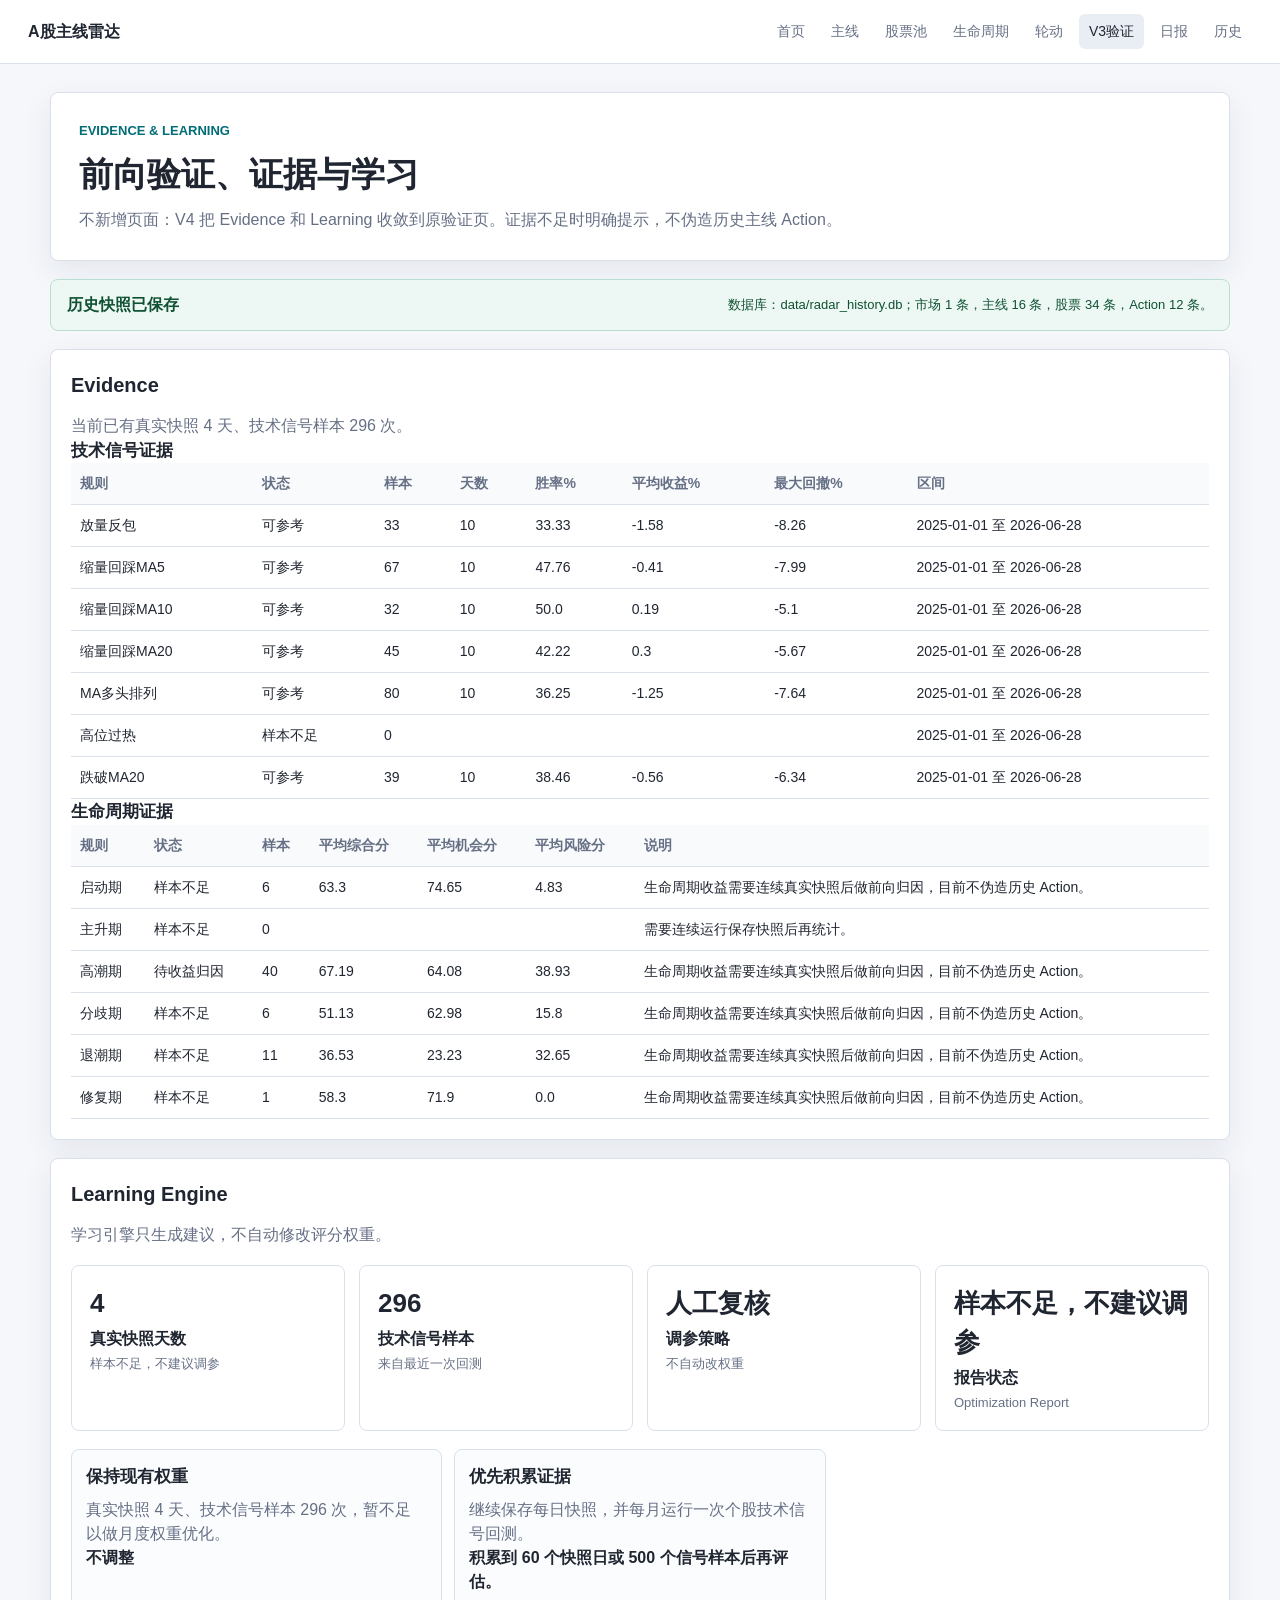
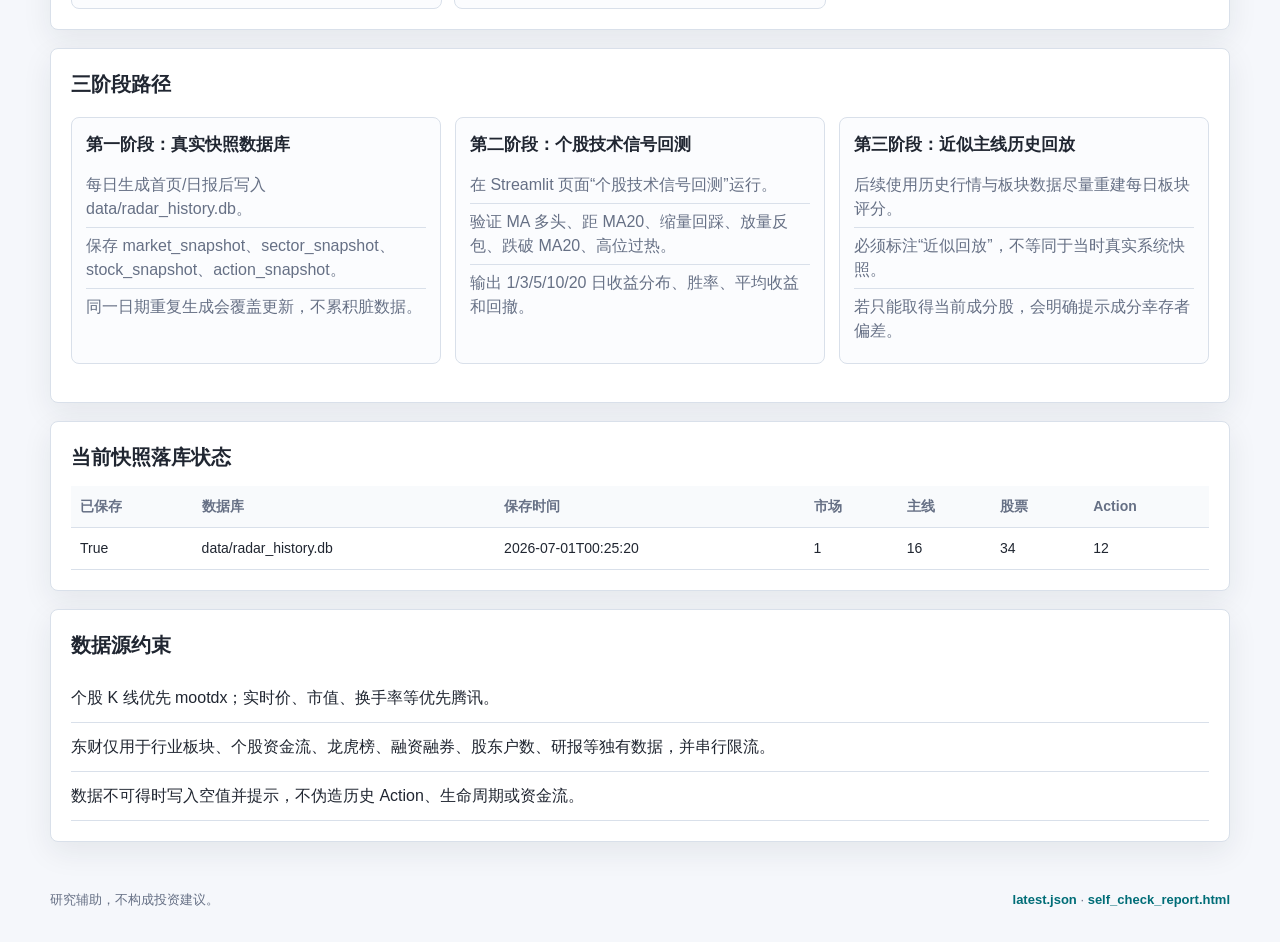
<file: docs/v3.html>
<!doctype html>
<html lang="zh-CN">
<head>
  <meta charset="utf-8">
  <meta name="viewport" content="width=device-width, initial-scale=1">
  <title>V3 前向验证 - A股主线雷达</title>
  <link rel="stylesheet" href="assets/style.css">
</head>
<body>
  <header class="topbar">
    <a class="brand" href="index.html">A股主线雷达</a>
    <nav><a class="" href="index.html">首页</a><a class="" href="sectors.html">主线</a><a class="" href="stocks.html">股票池</a><a class="" href="lifecycle.html">生命周期</a><a class="" href="rotation.html">轮动</a><a class="active" href="v3.html">V3验证</a><a class="" href="daily.html">日报</a><a class="" href="history/index.html">历史</a></nav>
  </header>
  <main>
    <section class="page-title">
      <p class="eyebrow">Evidence & Learning</p>
      <h1>前向验证、证据与学习</h1>
      <p class="muted">不新增页面：V4 把 Evidence 和 Learning 收敛到原验证页。证据不足时明确提示，不伪造历史主线 Action。</p>
    </section>

    <section class="snapshot-status saved">
      <strong>历史快照已保存</strong>
      <span>数据库：data/radar_history.db；市场 1 条，主线 16 条，股票 34 条，Action 12 条。</span>
    </section>

    <section class="panel">
      <h2>Evidence</h2>
      <p class="muted">当前已有真实快照 4 天、技术信号样本 296 次。</p>
      <h3>技术信号证据</h3>
      <div class="table-wrap"><table><thead><tr><th>规则</th><th>状态</th><th>样本</th><th>天数</th><th>胜率%</th><th>平均收益%</th><th>最大回撤%</th><th>区间</th></tr></thead><tbody><tr><td data-label="规则" class="">放量反包</td><td data-label="状态" class="">可参考</td><td data-label="样本" class="">33</td><td data-label="天数" class="">10</td><td data-label="胜率%" class="">33.33</td><td data-label="平均收益%" class="">-1.58</td><td data-label="最大回撤%" class="">-8.26</td><td data-label="区间" class="">2025-01-01 至 2026-06-28</td></tr><tr><td data-label="规则" class="">缩量回踩MA5</td><td data-label="状态" class="">可参考</td><td data-label="样本" class="">67</td><td data-label="天数" class="">10</td><td data-label="胜率%" class="">47.76</td><td data-label="平均收益%" class="">-0.41</td><td data-label="最大回撤%" class="">-7.99</td><td data-label="区间" class="">2025-01-01 至 2026-06-28</td></tr><tr><td data-label="规则" class="">缩量回踩MA10</td><td data-label="状态" class="">可参考</td><td data-label="样本" class="">32</td><td data-label="天数" class="">10</td><td data-label="胜率%" class="">50.0</td><td data-label="平均收益%" class="">0.19</td><td data-label="最大回撤%" class="">-5.1</td><td data-label="区间" class="">2025-01-01 至 2026-06-28</td></tr><tr><td data-label="规则" class="">缩量回踩MA20</td><td data-label="状态" class="">可参考</td><td data-label="样本" class="">45</td><td data-label="天数" class="">10</td><td data-label="胜率%" class="">42.22</td><td data-label="平均收益%" class="">0.3</td><td data-label="最大回撤%" class="">-5.67</td><td data-label="区间" class="">2025-01-01 至 2026-06-28</td></tr><tr><td data-label="规则" class="">MA多头排列</td><td data-label="状态" class="">可参考</td><td data-label="样本" class="">80</td><td data-label="天数" class="">10</td><td data-label="胜率%" class="">36.25</td><td data-label="平均收益%" class="">-1.25</td><td data-label="最大回撤%" class="">-7.64</td><td data-label="区间" class="">2025-01-01 至 2026-06-28</td></tr><tr><td data-label="规则" class="">高位过热</td><td data-label="状态" class="">样本不足</td><td data-label="样本" class="">0</td><td data-label="天数" class=""></td><td data-label="胜率%" class=""></td><td data-label="平均收益%" class=""></td><td data-label="最大回撤%" class=""></td><td data-label="区间" class="">2025-01-01 至 2026-06-28</td></tr><tr><td data-label="规则" class="">跌破MA20</td><td data-label="状态" class="">可参考</td><td data-label="样本" class="">39</td><td data-label="天数" class="">10</td><td data-label="胜率%" class="">38.46</td><td data-label="平均收益%" class="">-0.56</td><td data-label="最大回撤%" class="">-6.34</td><td data-label="区间" class="">2025-01-01 至 2026-06-28</td></tr></tbody></table></div>
      <h3>生命周期证据</h3>
      <div class="table-wrap"><table><thead><tr><th>规则</th><th>状态</th><th>样本</th><th>平均综合分</th><th>平均机会分</th><th>平均风险分</th><th>说明</th></tr></thead><tbody><tr><td data-label="规则" class="">启动期</td><td data-label="状态" class="">样本不足</td><td data-label="样本" class="">6</td><td data-label="平均综合分" class="">63.3</td><td data-label="平均机会分" class="">74.65</td><td data-label="平均风险分" class="">4.83</td><td data-label="说明" class="">生命周期收益需要连续真实快照后做前向归因，目前不伪造历史 Action。</td></tr><tr><td data-label="规则" class="">主升期</td><td data-label="状态" class="">样本不足</td><td data-label="样本" class="">0</td><td data-label="平均综合分" class=""></td><td data-label="平均机会分" class=""></td><td data-label="平均风险分" class=""></td><td data-label="说明" class="">需要连续运行保存快照后再统计。</td></tr><tr><td data-label="规则" class="">高潮期</td><td data-label="状态" class="">待收益归因</td><td data-label="样本" class="">40</td><td data-label="平均综合分" class="">67.19</td><td data-label="平均机会分" class="">64.08</td><td data-label="平均风险分" class="">38.93</td><td data-label="说明" class="">生命周期收益需要连续真实快照后做前向归因，目前不伪造历史 Action。</td></tr><tr><td data-label="规则" class="">分歧期</td><td data-label="状态" class="">样本不足</td><td data-label="样本" class="">6</td><td data-label="平均综合分" class="">51.13</td><td data-label="平均机会分" class="">62.98</td><td data-label="平均风险分" class="">15.8</td><td data-label="说明" class="">生命周期收益需要连续真实快照后做前向归因，目前不伪造历史 Action。</td></tr><tr><td data-label="规则" class="">退潮期</td><td data-label="状态" class="">样本不足</td><td data-label="样本" class="">11</td><td data-label="平均综合分" class="">36.53</td><td data-label="平均机会分" class="">23.23</td><td data-label="平均风险分" class="">32.65</td><td data-label="说明" class="">生命周期收益需要连续真实快照后做前向归因，目前不伪造历史 Action。</td></tr><tr><td data-label="规则" class="">修复期</td><td data-label="状态" class="">样本不足</td><td data-label="样本" class="">1</td><td data-label="平均综合分" class="">58.3</td><td data-label="平均机会分" class="">71.9</td><td data-label="平均风险分" class="">0.0</td><td data-label="说明" class="">生命周期收益需要连续真实快照后做前向归因，目前不伪造历史 Action。</td></tr></tbody></table></div>
    </section>
    <section class="panel">
      <h2>Learning Engine</h2>
      <p class="muted">学习引擎只生成建议，不自动修改评分权重。</p>

    <div class="summary-grid">

    <div class="metric-card">
      <div class="metric-value">4</div>
      <div class="metric-label">真实快照天数</div>
      <div class="metric-note">样本不足，不建议调参</div>
    </div>


    <div class="metric-card">
      <div class="metric-value">296</div>
      <div class="metric-label">技术信号样本</div>
      <div class="metric-note">来自最近一次回测</div>
    </div>


    <div class="metric-card">
      <div class="metric-value">人工复核</div>
      <div class="metric-label">调参策略</div>
      <div class="metric-note">不自动改权重</div>
    </div>


    <div class="metric-card">
      <div class="metric-value">样本不足，不建议调参</div>
      <div class="metric-label">报告状态</div>
      <div class="metric-note">Optimization Report</div>
    </div>

    </div>
    <div class="change-grid">
            <div class="change-block">
              <h3>保持现有权重</h3>
              <p class="muted">真实快照 4 天、技术信号样本 296 次，暂不足以做月度权重优化。</p>
              <strong>不调整</strong>
            </div>

            <div class="change-block">
              <h3>优先积累证据</h3>
              <p class="muted">继续保存每日快照，并每月运行一次个股技术信号回测。</p>
              <strong>积累到 60 个快照日或 500 个信号样本后再评估。</strong>
            </div>
            </div>

    </section>
    <section class="panel">
      <h2>三阶段路径</h2>
      <div class="three-columns">
        <div class="change-block">
          <h3>第一阶段：真实快照数据库</h3>
          <ul>
            <li>每日生成首页/日报后写入 data/radar_history.db。</li>
            <li>保存 market_snapshot、sector_snapshot、stock_snapshot、action_snapshot。</li>
            <li>同一日期重复生成会覆盖更新，不累积脏数据。</li>
          </ul>
        </div>
        <div class="change-block">
          <h3>第二阶段：个股技术信号回测</h3>
          <ul>
            <li>在 Streamlit 页面“个股技术信号回测”运行。</li>
            <li>验证 MA 多头、距 MA20、缩量回踩、放量反包、跌破 MA20、高位过热。</li>
            <li>输出 1/3/5/10/20 日收益分布、胜率、平均收益和回撤。</li>
          </ul>
        </div>
        <div class="change-block">
          <h3>第三阶段：近似主线历史回放</h3>
          <ul>
            <li>后续使用历史行情与板块数据尽量重建每日板块评分。</li>
            <li>必须标注“近似回放”，不等同于当时真实系统快照。</li>
            <li>若只能取得当前成分股，会明确提示成分幸存者偏差。</li>
          </ul>
        </div>
      </div>
    </section>
    <section class="panel">
      <h2>当前快照落库状态</h2>
      <div class="table-wrap"><table><thead><tr><th>已保存</th><th>数据库</th><th>保存时间</th><th>市场</th><th>主线</th><th>股票</th><th>Action</th></tr></thead><tbody><tr><td data-label="已保存" class="">True</td><td data-label="数据库" class="">data/radar_history.db</td><td data-label="保存时间" class="">2026-07-01T00:25:20</td><td data-label="市场" class="">1</td><td data-label="主线" class="">16</td><td data-label="股票" class="">34</td><td data-label="Action" class="">12</td></tr></tbody></table></div>
    </section>
    <section class="panel">
      <h2>数据源约束</h2>
      <ul class="archive-list">
        <li>个股 K 线优先 mootdx；实时价、市值、换手率等优先腾讯。</li>
        <li>东财仅用于行业板块、个股资金流、龙虎榜、融资融券、股东户数、研报等独有数据，并串行限流。</li>
        <li>数据不可得时写入空值并提示，不伪造历史 Action、生命周期或资金流。</li>
      </ul>
    </section>
    </main>
  <footer>
    <span>研究辅助，不构成投资建议。</span>
    <span><a href="data/latest.json">latest.json</a> · <a href="self_check_report.html">self_check_report.html</a></span>
  </footer>
</body>
</html>
</file>
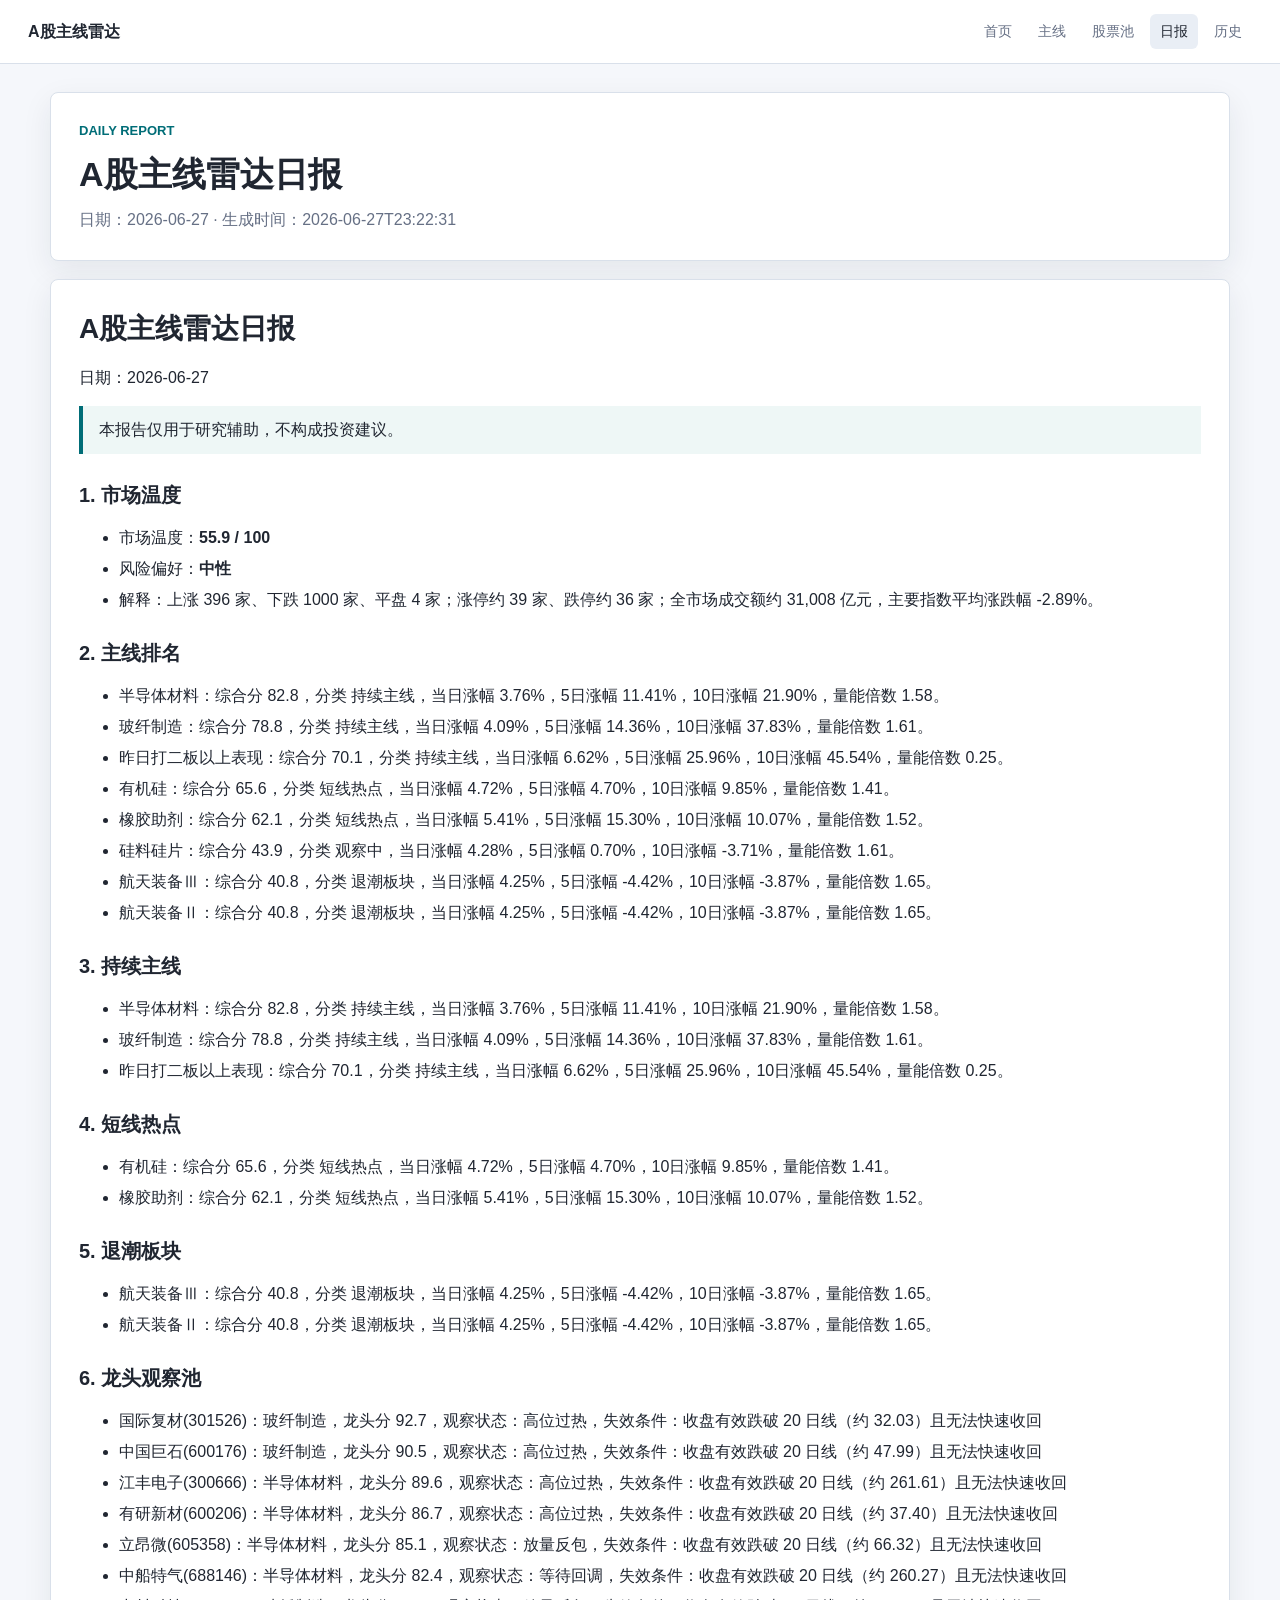
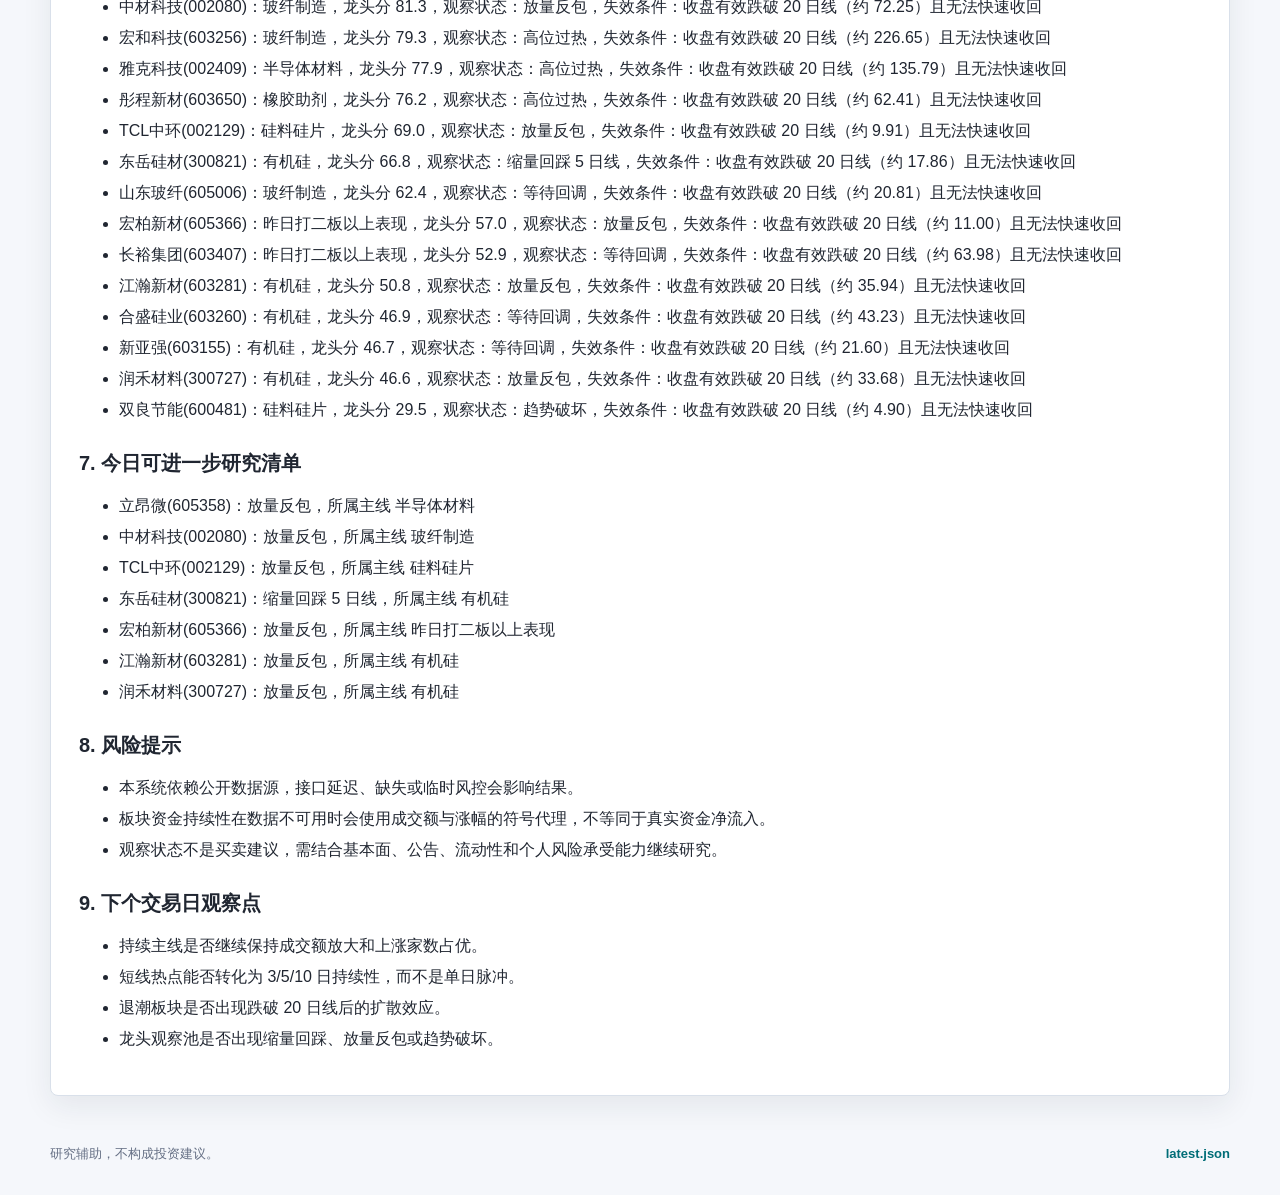
<file: docs/history/2026-06-27.html>
<!doctype html>
<html lang="zh-CN">
<head>
  <meta charset="utf-8">
  <meta name="viewport" content="width=device-width, initial-scale=1">
  <title>日报 2026-06-27 - A股主线雷达</title>
  <link rel="stylesheet" href="../assets/style.css">
</head>
<body>
  <header class="topbar">
    <a class="brand" href="../index.html">A股主线雷达</a>
    <nav><a class="" href="../index.html">首页</a><a class="" href="../sectors.html">主线</a><a class="" href="../stocks.html">股票池</a><a class="active" href="../daily.html">日报</a><a class="" href="index.html">历史</a></nav>
  </header>
  <main>
    <section class="page-title">
      <p class="eyebrow">Daily Report</p>
      <h1>A股主线雷达日报</h1>
      <p class="muted">日期：2026-06-27 · 生成时间：2026-06-27T23:22:31</p>
    </section>
    <article class="markdown-body">
      <h1>A股主线雷达日报</h1>
<p>日期：2026-06-27</p>
<blockquote>本报告仅用于研究辅助，不构成投资建议。</blockquote>
<h2>1. 市场温度</h2>
<ul>
<li>市场温度：<strong>55.9 / 100</strong></li>
<li>风险偏好：<strong>中性</strong></li>
<li>解释：上涨 396 家、下跌 1000 家、平盘 4 家；涨停约 39 家、跌停约 36 家；全市场成交额约 31,008 亿元，主要指数平均涨跌幅 -2.89%。</li>
</ul>
<h2>2. 主线排名</h2>
<ul>
<li>半导体材料：综合分 82.8，分类 持续主线，当日涨幅 3.76%，5日涨幅 11.41%，10日涨幅 21.90%，量能倍数 1.58。</li>
<li>玻纤制造：综合分 78.8，分类 持续主线，当日涨幅 4.09%，5日涨幅 14.36%，10日涨幅 37.83%，量能倍数 1.61。</li>
<li>昨日打二板以上表现：综合分 70.1，分类 持续主线，当日涨幅 6.62%，5日涨幅 25.96%，10日涨幅 45.54%，量能倍数 0.25。</li>
<li>有机硅：综合分 65.6，分类 短线热点，当日涨幅 4.72%，5日涨幅 4.70%，10日涨幅 9.85%，量能倍数 1.41。</li>
<li>橡胶助剂：综合分 62.1，分类 短线热点，当日涨幅 5.41%，5日涨幅 15.30%，10日涨幅 10.07%，量能倍数 1.52。</li>
<li>硅料硅片：综合分 43.9，分类 观察中，当日涨幅 4.28%，5日涨幅 0.70%，10日涨幅 -3.71%，量能倍数 1.61。</li>
<li>航天装备Ⅲ：综合分 40.8，分类 退潮板块，当日涨幅 4.25%，5日涨幅 -4.42%，10日涨幅 -3.87%，量能倍数 1.65。</li>
<li>航天装备Ⅱ：综合分 40.8，分类 退潮板块，当日涨幅 4.25%，5日涨幅 -4.42%，10日涨幅 -3.87%，量能倍数 1.65。</li>
</ul>
<h2>3. 持续主线</h2>
<ul>
<li>半导体材料：综合分 82.8，分类 持续主线，当日涨幅 3.76%，5日涨幅 11.41%，10日涨幅 21.90%，量能倍数 1.58。</li>
<li>玻纤制造：综合分 78.8，分类 持续主线，当日涨幅 4.09%，5日涨幅 14.36%，10日涨幅 37.83%，量能倍数 1.61。</li>
<li>昨日打二板以上表现：综合分 70.1，分类 持续主线，当日涨幅 6.62%，5日涨幅 25.96%，10日涨幅 45.54%，量能倍数 0.25。</li>
</ul>
<h2>4. 短线热点</h2>
<ul>
<li>有机硅：综合分 65.6，分类 短线热点，当日涨幅 4.72%，5日涨幅 4.70%，10日涨幅 9.85%，量能倍数 1.41。</li>
<li>橡胶助剂：综合分 62.1，分类 短线热点，当日涨幅 5.41%，5日涨幅 15.30%，10日涨幅 10.07%，量能倍数 1.52。</li>
</ul>
<h2>5. 退潮板块</h2>
<ul>
<li>航天装备Ⅲ：综合分 40.8，分类 退潮板块，当日涨幅 4.25%，5日涨幅 -4.42%，10日涨幅 -3.87%，量能倍数 1.65。</li>
<li>航天装备Ⅱ：综合分 40.8，分类 退潮板块，当日涨幅 4.25%，5日涨幅 -4.42%，10日涨幅 -3.87%，量能倍数 1.65。</li>
</ul>
<h2>6. 龙头观察池</h2>
<ul>
<li>国际复材(301526)：玻纤制造，龙头分 92.7，观察状态：高位过热，失效条件：收盘有效跌破 20 日线（约 32.03）且无法快速收回</li>
<li>中国巨石(600176)：玻纤制造，龙头分 90.5，观察状态：高位过热，失效条件：收盘有效跌破 20 日线（约 47.99）且无法快速收回</li>
<li>江丰电子(300666)：半导体材料，龙头分 89.6，观察状态：高位过热，失效条件：收盘有效跌破 20 日线（约 261.61）且无法快速收回</li>
<li>有研新材(600206)：半导体材料，龙头分 86.7，观察状态：高位过热，失效条件：收盘有效跌破 20 日线（约 37.40）且无法快速收回</li>
<li>立昂微(605358)：半导体材料，龙头分 85.1，观察状态：放量反包，失效条件：收盘有效跌破 20 日线（约 66.32）且无法快速收回</li>
<li>中船特气(688146)：半导体材料，龙头分 82.4，观察状态：等待回调，失效条件：收盘有效跌破 20 日线（约 260.27）且无法快速收回</li>
<li>中材科技(002080)：玻纤制造，龙头分 81.3，观察状态：放量反包，失效条件：收盘有效跌破 20 日线（约 72.25）且无法快速收回</li>
<li>宏和科技(603256)：玻纤制造，龙头分 79.3，观察状态：高位过热，失效条件：收盘有效跌破 20 日线（约 226.65）且无法快速收回</li>
<li>雅克科技(002409)：半导体材料，龙头分 77.9，观察状态：高位过热，失效条件：收盘有效跌破 20 日线（约 135.79）且无法快速收回</li>
<li>彤程新材(603650)：橡胶助剂，龙头分 76.2，观察状态：高位过热，失效条件：收盘有效跌破 20 日线（约 62.41）且无法快速收回</li>
<li>TCL中环(002129)：硅料硅片，龙头分 69.0，观察状态：放量反包，失效条件：收盘有效跌破 20 日线（约 9.91）且无法快速收回</li>
<li>东岳硅材(300821)：有机硅，龙头分 66.8，观察状态：缩量回踩 5 日线，失效条件：收盘有效跌破 20 日线（约 17.86）且无法快速收回</li>
<li>山东玻纤(605006)：玻纤制造，龙头分 62.4，观察状态：等待回调，失效条件：收盘有效跌破 20 日线（约 20.81）且无法快速收回</li>
<li>宏柏新材(605366)：昨日打二板以上表现，龙头分 57.0，观察状态：放量反包，失效条件：收盘有效跌破 20 日线（约 11.00）且无法快速收回</li>
<li>长裕集团(603407)：昨日打二板以上表现，龙头分 52.9，观察状态：等待回调，失效条件：收盘有效跌破 20 日线（约 63.98）且无法快速收回</li>
<li>江瀚新材(603281)：有机硅，龙头分 50.8，观察状态：放量反包，失效条件：收盘有效跌破 20 日线（约 35.94）且无法快速收回</li>
<li>合盛硅业(603260)：有机硅，龙头分 46.9，观察状态：等待回调，失效条件：收盘有效跌破 20 日线（约 43.23）且无法快速收回</li>
<li>新亚强(603155)：有机硅，龙头分 46.7，观察状态：等待回调，失效条件：收盘有效跌破 20 日线（约 21.60）且无法快速收回</li>
<li>润禾材料(300727)：有机硅，龙头分 46.6，观察状态：放量反包，失效条件：收盘有效跌破 20 日线（约 33.68）且无法快速收回</li>
<li>双良节能(600481)：硅料硅片，龙头分 29.5，观察状态：趋势破坏，失效条件：收盘有效跌破 20 日线（约 4.90）且无法快速收回</li>
</ul>
<h2>7. 今日可进一步研究清单</h2>
<ul>
<li>立昂微(605358)：放量反包，所属主线 半导体材料</li>
<li>中材科技(002080)：放量反包，所属主线 玻纤制造</li>
<li>TCL中环(002129)：放量反包，所属主线 硅料硅片</li>
<li>东岳硅材(300821)：缩量回踩 5 日线，所属主线 有机硅</li>
<li>宏柏新材(605366)：放量反包，所属主线 昨日打二板以上表现</li>
<li>江瀚新材(603281)：放量反包，所属主线 有机硅</li>
<li>润禾材料(300727)：放量反包，所属主线 有机硅</li>
</ul>
<h2>8. 风险提示</h2>
<ul>
<li>本系统依赖公开数据源，接口延迟、缺失或临时风控会影响结果。</li>
<li>板块资金持续性在数据不可用时会使用成交额与涨幅的符号代理，不等同于真实资金净流入。</li>
<li>观察状态不是买卖建议，需结合基本面、公告、流动性和个人风险承受能力继续研究。</li>
</ul>
<h2>9. 下个交易日观察点</h2>
<ul>
<li>持续主线是否继续保持成交额放大和上涨家数占优。</li>
<li>短线热点能否转化为 3/5/10 日持续性，而不是单日脉冲。</li>
<li>退潮板块是否出现跌破 20 日线后的扩散效应。</li>
<li>龙头观察池是否出现缩量回踩、放量反包或趋势破坏。</li>
</ul>
    </article>
    </main>
  <footer>
    <span>研究辅助，不构成投资建议。</span>
    <a href="../data/latest.json">latest.json</a>
  </footer>
</body>
</html>
</file>
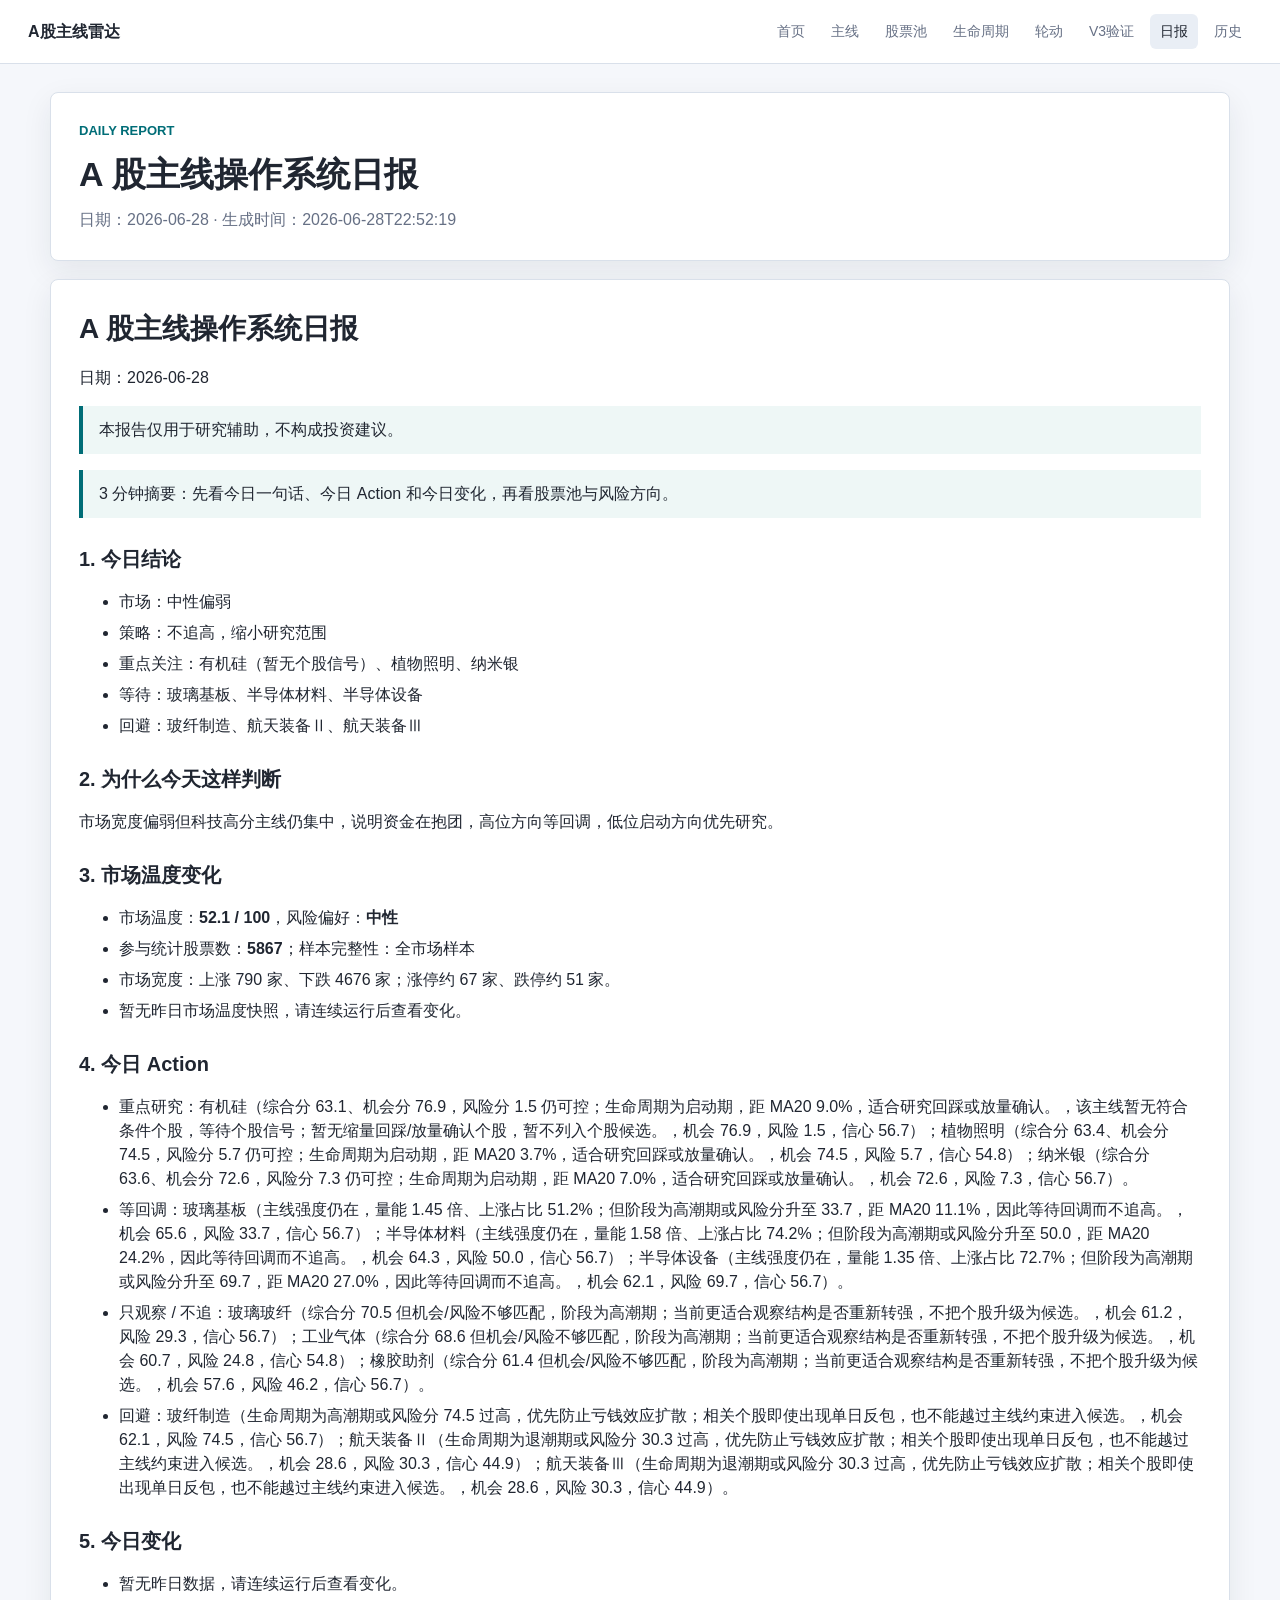
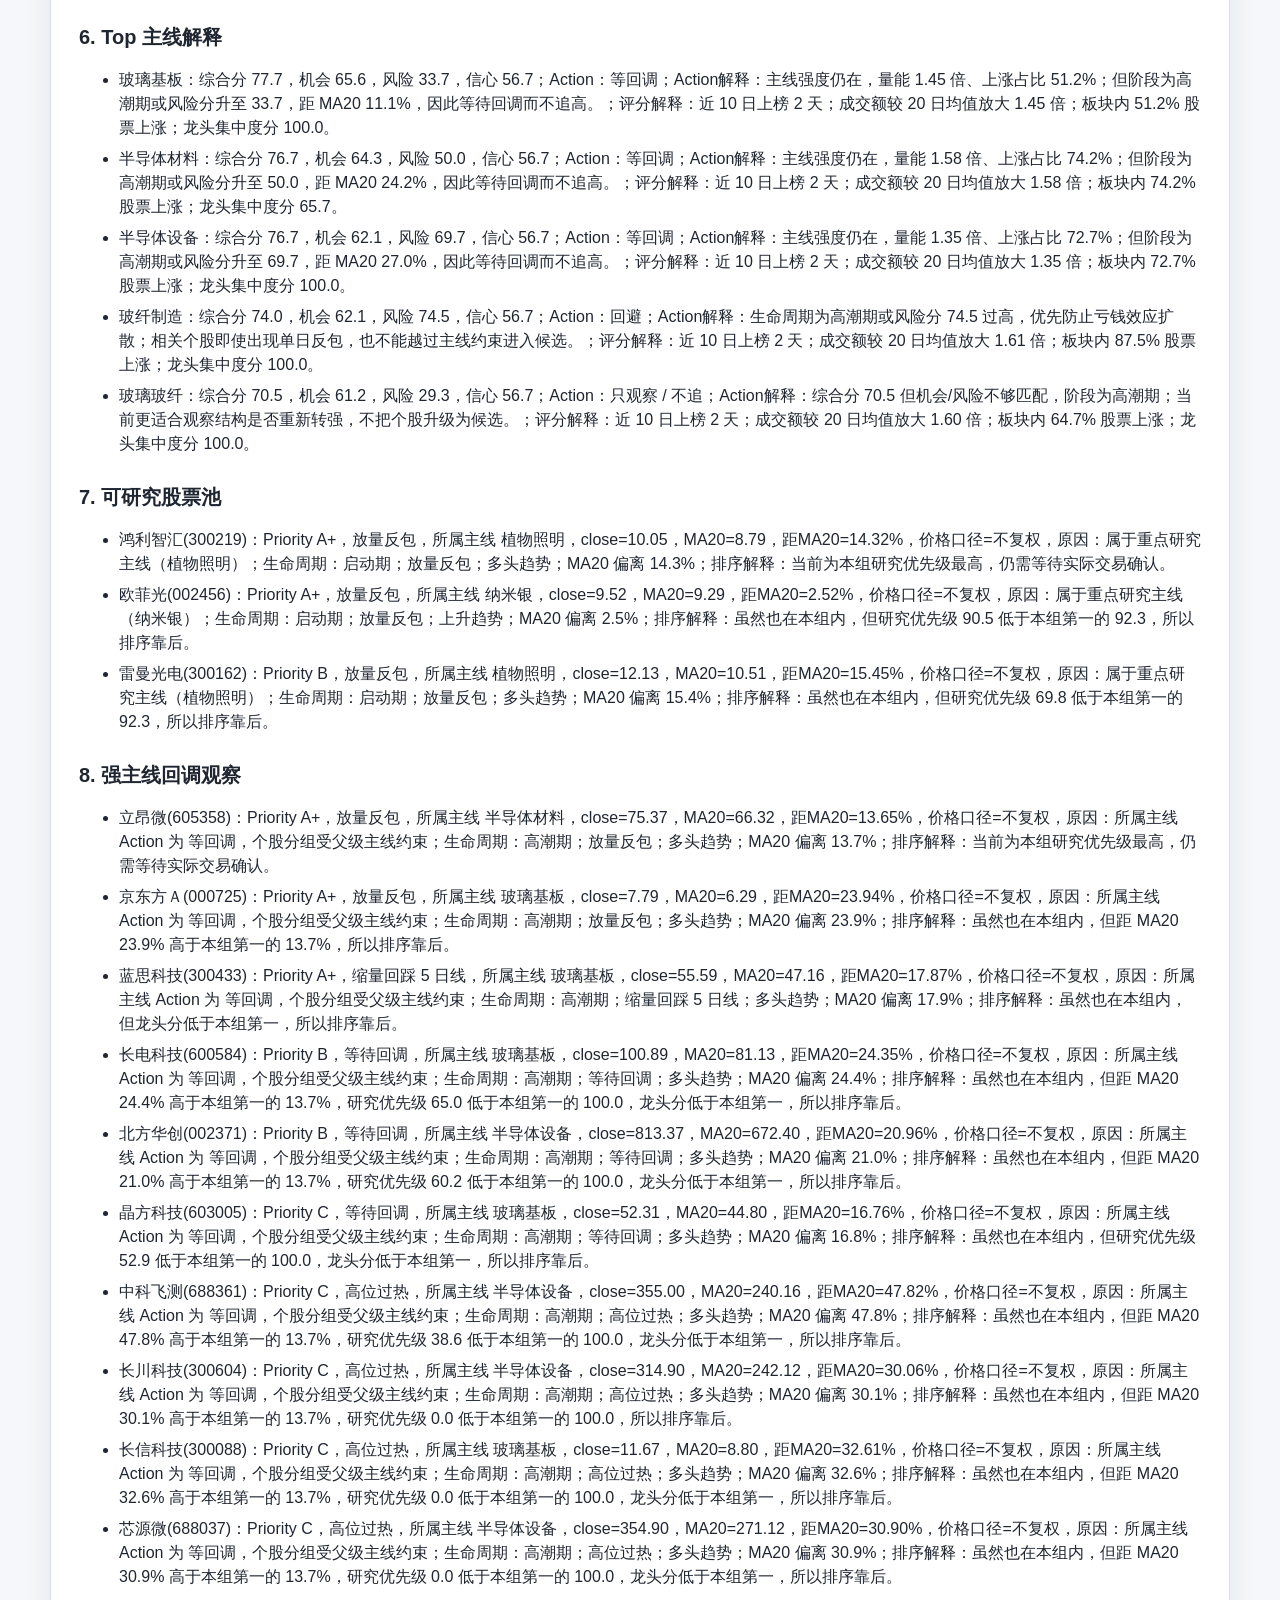
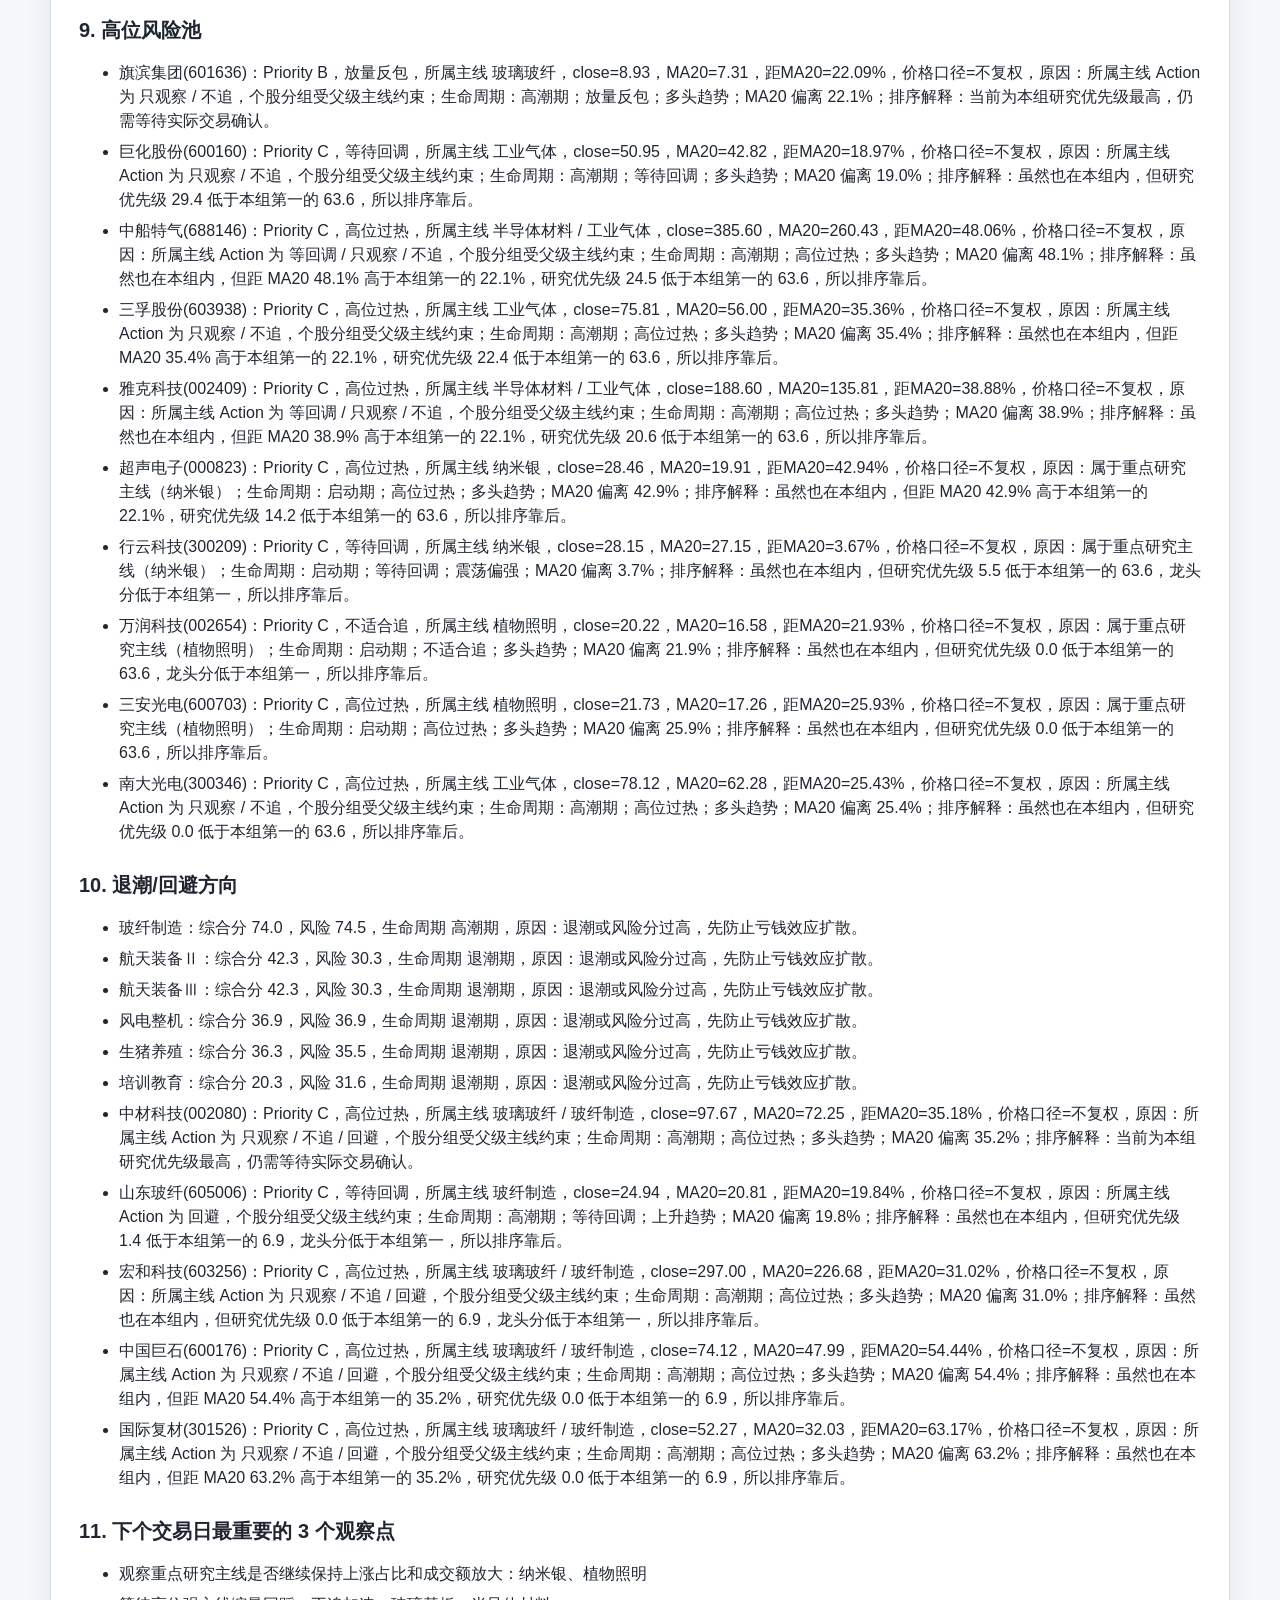
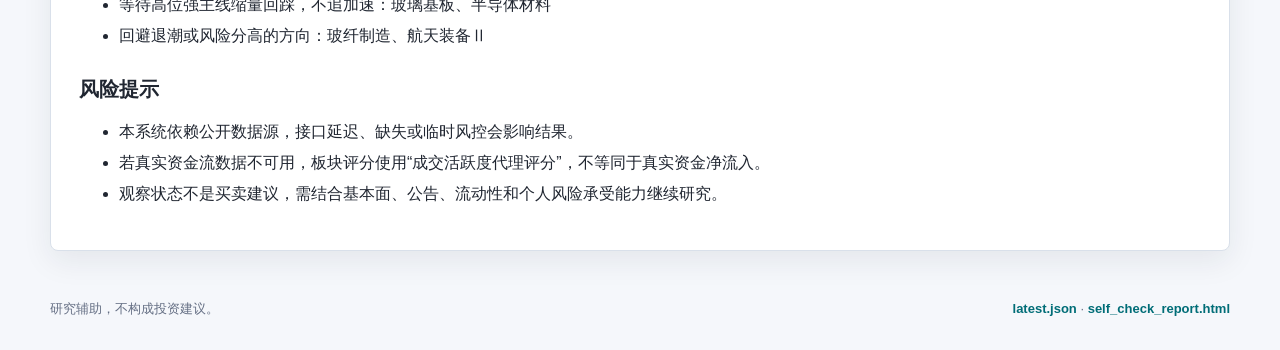
<file: docs/history/2026-06-28.html>
<!doctype html>
<html lang="zh-CN">
<head>
  <meta charset="utf-8">
  <meta name="viewport" content="width=device-width, initial-scale=1">
  <title>日报 2026-06-28 - A股主线雷达</title>
  <link rel="stylesheet" href="../assets/style.css">
</head>
<body>
  <header class="topbar">
    <a class="brand" href="../index.html">A股主线雷达</a>
    <nav><a class="" href="../index.html">首页</a><a class="" href="../sectors.html">主线</a><a class="" href="../stocks.html">股票池</a><a class="" href="../lifecycle.html">生命周期</a><a class="" href="../rotation.html">轮动</a><a class="" href="../v3.html">V3验证</a><a class="active" href="../daily.html">日报</a><a class="" href="index.html">历史</a></nav>
  </header>
  <main>
    <section class="page-title">
      <p class="eyebrow">Daily Report</p>
      <h1>A 股主线操作系统日报</h1>
      <p class="muted">日期：2026-06-28 · 生成时间：2026-06-28T22:52:19</p>
    </section>
    <article class="markdown-body">
      <h1>A 股主线操作系统日报</h1>
<p>日期：2026-06-28</p>
<blockquote>本报告仅用于研究辅助，不构成投资建议。</blockquote>
<blockquote>3 分钟摘要：先看今日一句话、今日 Action 和今日变化，再看股票池与风险方向。</blockquote>
<h2>1. 今日结论</h2>
<ul>
<li>市场：中性偏弱</li>
<li>策略：不追高，缩小研究范围</li>
<li>重点关注：有机硅（暂无个股信号）、植物照明、纳米银</li>
<li>等待：玻璃基板、半导体材料、半导体设备</li>
<li>回避：玻纤制造、航天装备Ⅱ、航天装备Ⅲ</li>
</ul>
<h2>2. 为什么今天这样判断</h2>
<p>市场宽度偏弱但科技高分主线仍集中，说明资金在抱团，高位方向等回调，低位启动方向优先研究。</p>
<h2>3. 市场温度变化</h2>
<ul>
<li>市场温度：<strong>52.1 / 100</strong>，风险偏好：<strong>中性</strong></li>
<li>参与统计股票数：<strong>5867</strong>；样本完整性：全市场样本</li>
<li>市场宽度：上涨 790 家、下跌 4676 家；涨停约 67 家、跌停约 51 家。</li>
<li>暂无昨日市场温度快照，请连续运行后查看变化。</li>
</ul>
<h2>4. 今日 Action</h2>
<ul>
<li>重点研究：有机硅（综合分 63.1、机会分 76.9，风险分 1.5 仍可控；生命周期为启动期，距 MA20 9.0%，适合研究回踩或放量确认。，该主线暂无符合条件个股，等待个股信号；暂无缩量回踩/放量确认个股，暂不列入个股候选。，机会 76.9，风险 1.5，信心 56.7）；植物照明（综合分 63.4、机会分 74.5，风险分 5.7 仍可控；生命周期为启动期，距 MA20 3.7%，适合研究回踩或放量确认。，机会 74.5，风险 5.7，信心 54.8）；纳米银（综合分 63.6、机会分 72.6，风险分 7.3 仍可控；生命周期为启动期，距 MA20 7.0%，适合研究回踩或放量确认。，机会 72.6，风险 7.3，信心 56.7）。</li>
<li>等回调：玻璃基板（主线强度仍在，量能 1.45 倍、上涨占比 51.2%；但阶段为高潮期或风险分升至 33.7，距 MA20 11.1%，因此等待回调而不追高。，机会 65.6，风险 33.7，信心 56.7）；半导体材料（主线强度仍在，量能 1.58 倍、上涨占比 74.2%；但阶段为高潮期或风险分升至 50.0，距 MA20 24.2%，因此等待回调而不追高。，机会 64.3，风险 50.0，信心 56.7）；半导体设备（主线强度仍在，量能 1.35 倍、上涨占比 72.7%；但阶段为高潮期或风险分升至 69.7，距 MA20 27.0%，因此等待回调而不追高。，机会 62.1，风险 69.7，信心 56.7）。</li>
<li>只观察 / 不追：玻璃玻纤（综合分 70.5 但机会/风险不够匹配，阶段为高潮期；当前更适合观察结构是否重新转强，不把个股升级为候选。，机会 61.2，风险 29.3，信心 56.7）；工业气体（综合分 68.6 但机会/风险不够匹配，阶段为高潮期；当前更适合观察结构是否重新转强，不把个股升级为候选。，机会 60.7，风险 24.8，信心 54.8）；橡胶助剂（综合分 61.4 但机会/风险不够匹配，阶段为高潮期；当前更适合观察结构是否重新转强，不把个股升级为候选。，机会 57.6，风险 46.2，信心 56.7）。</li>
<li>回避：玻纤制造（生命周期为高潮期或风险分 74.5 过高，优先防止亏钱效应扩散；相关个股即使出现单日反包，也不能越过主线约束进入候选。，机会 62.1，风险 74.5，信心 56.7）；航天装备Ⅱ（生命周期为退潮期或风险分 30.3 过高，优先防止亏钱效应扩散；相关个股即使出现单日反包，也不能越过主线约束进入候选。，机会 28.6，风险 30.3，信心 44.9）；航天装备Ⅲ（生命周期为退潮期或风险分 30.3 过高，优先防止亏钱效应扩散；相关个股即使出现单日反包，也不能越过主线约束进入候选。，机会 28.6，风险 30.3，信心 44.9）。</li>
</ul>
<h2>5. 今日变化</h2>
<ul>
<li>暂无昨日数据，请连续运行后查看变化。</li>
</ul>
<h2>6. Top 主线解释</h2>
<ul>
<li>玻璃基板：综合分 77.7，机会 65.6，风险 33.7，信心 56.7；Action：等回调；Action解释：主线强度仍在，量能 1.45 倍、上涨占比 51.2%；但阶段为高潮期或风险分升至 33.7，距 MA20 11.1%，因此等待回调而不追高。；评分解释：近 10 日上榜 2 天；成交额较 20 日均值放大 1.45 倍；板块内 51.2% 股票上涨；龙头集中度分 100.0。</li>
<li>半导体材料：综合分 76.7，机会 64.3，风险 50.0，信心 56.7；Action：等回调；Action解释：主线强度仍在，量能 1.58 倍、上涨占比 74.2%；但阶段为高潮期或风险分升至 50.0，距 MA20 24.2%，因此等待回调而不追高。；评分解释：近 10 日上榜 2 天；成交额较 20 日均值放大 1.58 倍；板块内 74.2% 股票上涨；龙头集中度分 65.7。</li>
<li>半导体设备：综合分 76.7，机会 62.1，风险 69.7，信心 56.7；Action：等回调；Action解释：主线强度仍在，量能 1.35 倍、上涨占比 72.7%；但阶段为高潮期或风险分升至 69.7，距 MA20 27.0%，因此等待回调而不追高。；评分解释：近 10 日上榜 2 天；成交额较 20 日均值放大 1.35 倍；板块内 72.7% 股票上涨；龙头集中度分 100.0。</li>
<li>玻纤制造：综合分 74.0，机会 62.1，风险 74.5，信心 56.7；Action：回避；Action解释：生命周期为高潮期或风险分 74.5 过高，优先防止亏钱效应扩散；相关个股即使出现单日反包，也不能越过主线约束进入候选。；评分解释：近 10 日上榜 2 天；成交额较 20 日均值放大 1.61 倍；板块内 87.5% 股票上涨；龙头集中度分 100.0。</li>
<li>玻璃玻纤：综合分 70.5，机会 61.2，风险 29.3，信心 56.7；Action：只观察 / 不追；Action解释：综合分 70.5 但机会/风险不够匹配，阶段为高潮期；当前更适合观察结构是否重新转强，不把个股升级为候选。；评分解释：近 10 日上榜 2 天；成交额较 20 日均值放大 1.60 倍；板块内 64.7% 股票上涨；龙头集中度分 100.0。</li>
</ul>
<h2>7. 可研究股票池</h2>
<ul>
<li>鸿利智汇(300219)：Priority A+，放量反包，所属主线 植物照明，close=10.05，MA20=8.79，距MA20=14.32%，价格口径=不复权，原因：属于重点研究主线（植物照明）；生命周期：启动期；放量反包；多头趋势；MA20 偏离 14.3%；排序解释：当前为本组研究优先级最高，仍需等待实际交易确认。</li>
<li>欧菲光(002456)：Priority A+，放量反包，所属主线 纳米银，close=9.52，MA20=9.29，距MA20=2.52%，价格口径=不复权，原因：属于重点研究主线（纳米银）；生命周期：启动期；放量反包；上升趋势；MA20 偏离 2.5%；排序解释：虽然也在本组内，但研究优先级 90.5 低于本组第一的 92.3，所以排序靠后。</li>
<li>雷曼光电(300162)：Priority B，放量反包，所属主线 植物照明，close=12.13，MA20=10.51，距MA20=15.45%，价格口径=不复权，原因：属于重点研究主线（植物照明）；生命周期：启动期；放量反包；多头趋势；MA20 偏离 15.4%；排序解释：虽然也在本组内，但研究优先级 69.8 低于本组第一的 92.3，所以排序靠后。</li>
</ul>
<h2>8. 强主线回调观察</h2>
<ul>
<li>立昂微(605358)：Priority A+，放量反包，所属主线 半导体材料，close=75.37，MA20=66.32，距MA20=13.65%，价格口径=不复权，原因：所属主线 Action 为 等回调，个股分组受父级主线约束；生命周期：高潮期；放量反包；多头趋势；MA20 偏离 13.7%；排序解释：当前为本组研究优先级最高，仍需等待实际交易确认。</li>
<li>京东方Ａ(000725)：Priority A+，放量反包，所属主线 玻璃基板，close=7.79，MA20=6.29，距MA20=23.94%，价格口径=不复权，原因：所属主线 Action 为 等回调，个股分组受父级主线约束；生命周期：高潮期；放量反包；多头趋势；MA20 偏离 23.9%；排序解释：虽然也在本组内，但距 MA20 23.9% 高于本组第一的 13.7%，所以排序靠后。</li>
<li>蓝思科技(300433)：Priority A+，缩量回踩 5 日线，所属主线 玻璃基板，close=55.59，MA20=47.16，距MA20=17.87%，价格口径=不复权，原因：所属主线 Action 为 等回调，个股分组受父级主线约束；生命周期：高潮期；缩量回踩 5 日线；多头趋势；MA20 偏离 17.9%；排序解释：虽然也在本组内，但龙头分低于本组第一，所以排序靠后。</li>
<li>长电科技(600584)：Priority B，等待回调，所属主线 玻璃基板，close=100.89，MA20=81.13，距MA20=24.35%，价格口径=不复权，原因：所属主线 Action 为 等回调，个股分组受父级主线约束；生命周期：高潮期；等待回调；多头趋势；MA20 偏离 24.4%；排序解释：虽然也在本组内，但距 MA20 24.4% 高于本组第一的 13.7%，研究优先级 65.0 低于本组第一的 100.0，龙头分低于本组第一，所以排序靠后。</li>
<li>北方华创(002371)：Priority B，等待回调，所属主线 半导体设备，close=813.37，MA20=672.40，距MA20=20.96%，价格口径=不复权，原因：所属主线 Action 为 等回调，个股分组受父级主线约束；生命周期：高潮期；等待回调；多头趋势；MA20 偏离 21.0%；排序解释：虽然也在本组内，但距 MA20 21.0% 高于本组第一的 13.7%，研究优先级 60.2 低于本组第一的 100.0，龙头分低于本组第一，所以排序靠后。</li>
<li>晶方科技(603005)：Priority C，等待回调，所属主线 玻璃基板，close=52.31，MA20=44.80，距MA20=16.76%，价格口径=不复权，原因：所属主线 Action 为 等回调，个股分组受父级主线约束；生命周期：高潮期；等待回调；多头趋势；MA20 偏离 16.8%；排序解释：虽然也在本组内，但研究优先级 52.9 低于本组第一的 100.0，龙头分低于本组第一，所以排序靠后。</li>
<li>中科飞测(688361)：Priority C，高位过热，所属主线 半导体设备，close=355.00，MA20=240.16，距MA20=47.82%，价格口径=不复权，原因：所属主线 Action 为 等回调，个股分组受父级主线约束；生命周期：高潮期；高位过热；多头趋势；MA20 偏离 47.8%；排序解释：虽然也在本组内，但距 MA20 47.8% 高于本组第一的 13.7%，研究优先级 38.6 低于本组第一的 100.0，龙头分低于本组第一，所以排序靠后。</li>
<li>长川科技(300604)：Priority C，高位过热，所属主线 半导体设备，close=314.90，MA20=242.12，距MA20=30.06%，价格口径=不复权，原因：所属主线 Action 为 等回调，个股分组受父级主线约束；生命周期：高潮期；高位过热；多头趋势；MA20 偏离 30.1%；排序解释：虽然也在本组内，但距 MA20 30.1% 高于本组第一的 13.7%，研究优先级 0.0 低于本组第一的 100.0，所以排序靠后。</li>
<li>长信科技(300088)：Priority C，高位过热，所属主线 玻璃基板，close=11.67，MA20=8.80，距MA20=32.61%，价格口径=不复权，原因：所属主线 Action 为 等回调，个股分组受父级主线约束；生命周期：高潮期；高位过热；多头趋势；MA20 偏离 32.6%；排序解释：虽然也在本组内，但距 MA20 32.6% 高于本组第一的 13.7%，研究优先级 0.0 低于本组第一的 100.0，龙头分低于本组第一，所以排序靠后。</li>
<li>芯源微(688037)：Priority C，高位过热，所属主线 半导体设备，close=354.90，MA20=271.12，距MA20=30.90%，价格口径=不复权，原因：所属主线 Action 为 等回调，个股分组受父级主线约束；生命周期：高潮期；高位过热；多头趋势；MA20 偏离 30.9%；排序解释：虽然也在本组内，但距 MA20 30.9% 高于本组第一的 13.7%，研究优先级 0.0 低于本组第一的 100.0，龙头分低于本组第一，所以排序靠后。</li>
</ul>
<h2>9. 高位风险池</h2>
<ul>
<li>旗滨集团(601636)：Priority B，放量反包，所属主线 玻璃玻纤，close=8.93，MA20=7.31，距MA20=22.09%，价格口径=不复权，原因：所属主线 Action 为 只观察 / 不追，个股分组受父级主线约束；生命周期：高潮期；放量反包；多头趋势；MA20 偏离 22.1%；排序解释：当前为本组研究优先级最高，仍需等待实际交易确认。</li>
<li>巨化股份(600160)：Priority C，等待回调，所属主线 工业气体，close=50.95，MA20=42.82，距MA20=18.97%，价格口径=不复权，原因：所属主线 Action 为 只观察 / 不追，个股分组受父级主线约束；生命周期：高潮期；等待回调；多头趋势；MA20 偏离 19.0%；排序解释：虽然也在本组内，但研究优先级 29.4 低于本组第一的 63.6，所以排序靠后。</li>
<li>中船特气(688146)：Priority C，高位过热，所属主线 半导体材料 / 工业气体，close=385.60，MA20=260.43，距MA20=48.06%，价格口径=不复权，原因：所属主线 Action 为 等回调 / 只观察 / 不追，个股分组受父级主线约束；生命周期：高潮期；高位过热；多头趋势；MA20 偏离 48.1%；排序解释：虽然也在本组内，但距 MA20 48.1% 高于本组第一的 22.1%，研究优先级 24.5 低于本组第一的 63.6，所以排序靠后。</li>
<li>三孚股份(603938)：Priority C，高位过热，所属主线 工业气体，close=75.81，MA20=56.00，距MA20=35.36%，价格口径=不复权，原因：所属主线 Action 为 只观察 / 不追，个股分组受父级主线约束；生命周期：高潮期；高位过热；多头趋势；MA20 偏离 35.4%；排序解释：虽然也在本组内，但距 MA20 35.4% 高于本组第一的 22.1%，研究优先级 22.4 低于本组第一的 63.6，所以排序靠后。</li>
<li>雅克科技(002409)：Priority C，高位过热，所属主线 半导体材料 / 工业气体，close=188.60，MA20=135.81，距MA20=38.88%，价格口径=不复权，原因：所属主线 Action 为 等回调 / 只观察 / 不追，个股分组受父级主线约束；生命周期：高潮期；高位过热；多头趋势；MA20 偏离 38.9%；排序解释：虽然也在本组内，但距 MA20 38.9% 高于本组第一的 22.1%，研究优先级 20.6 低于本组第一的 63.6，所以排序靠后。</li>
<li>超声电子(000823)：Priority C，高位过热，所属主线 纳米银，close=28.46，MA20=19.91，距MA20=42.94%，价格口径=不复权，原因：属于重点研究主线（纳米银）；生命周期：启动期；高位过热；多头趋势；MA20 偏离 42.9%；排序解释：虽然也在本组内，但距 MA20 42.9% 高于本组第一的 22.1%，研究优先级 14.2 低于本组第一的 63.6，所以排序靠后。</li>
<li>行云科技(300209)：Priority C，等待回调，所属主线 纳米银，close=28.15，MA20=27.15，距MA20=3.67%，价格口径=不复权，原因：属于重点研究主线（纳米银）；生命周期：启动期；等待回调；震荡偏强；MA20 偏离 3.7%；排序解释：虽然也在本组内，但研究优先级 5.5 低于本组第一的 63.6，龙头分低于本组第一，所以排序靠后。</li>
<li>万润科技(002654)：Priority C，不适合追，所属主线 植物照明，close=20.22，MA20=16.58，距MA20=21.93%，价格口径=不复权，原因：属于重点研究主线（植物照明）；生命周期：启动期；不适合追；多头趋势；MA20 偏离 21.9%；排序解释：虽然也在本组内，但研究优先级 0.0 低于本组第一的 63.6，龙头分低于本组第一，所以排序靠后。</li>
<li>三安光电(600703)：Priority C，高位过热，所属主线 植物照明，close=21.73，MA20=17.26，距MA20=25.93%，价格口径=不复权，原因：属于重点研究主线（植物照明）；生命周期：启动期；高位过热；多头趋势；MA20 偏离 25.9%；排序解释：虽然也在本组内，但研究优先级 0.0 低于本组第一的 63.6，所以排序靠后。</li>
<li>南大光电(300346)：Priority C，高位过热，所属主线 工业气体，close=78.12，MA20=62.28，距MA20=25.43%，价格口径=不复权，原因：所属主线 Action 为 只观察 / 不追，个股分组受父级主线约束；生命周期：高潮期；高位过热；多头趋势；MA20 偏离 25.4%；排序解释：虽然也在本组内，但研究优先级 0.0 低于本组第一的 63.6，所以排序靠后。</li>
</ul>
<h2>10. 退潮/回避方向</h2>
<ul>
<li>玻纤制造：综合分 74.0，风险 74.5，生命周期 高潮期，原因：退潮或风险分过高，先防止亏钱效应扩散。</li>
<li>航天装备Ⅱ：综合分 42.3，风险 30.3，生命周期 退潮期，原因：退潮或风险分过高，先防止亏钱效应扩散。</li>
<li>航天装备Ⅲ：综合分 42.3，风险 30.3，生命周期 退潮期，原因：退潮或风险分过高，先防止亏钱效应扩散。</li>
<li>风电整机：综合分 36.9，风险 36.9，生命周期 退潮期，原因：退潮或风险分过高，先防止亏钱效应扩散。</li>
<li>生猪养殖：综合分 36.3，风险 35.5，生命周期 退潮期，原因：退潮或风险分过高，先防止亏钱效应扩散。</li>
<li>培训教育：综合分 20.3，风险 31.6，生命周期 退潮期，原因：退潮或风险分过高，先防止亏钱效应扩散。</li>
<li>中材科技(002080)：Priority C，高位过热，所属主线 玻璃玻纤 / 玻纤制造，close=97.67，MA20=72.25，距MA20=35.18%，价格口径=不复权，原因：所属主线 Action 为 只观察 / 不追 / 回避，个股分组受父级主线约束；生命周期：高潮期；高位过热；多头趋势；MA20 偏离 35.2%；排序解释：当前为本组研究优先级最高，仍需等待实际交易确认。</li>
<li>山东玻纤(605006)：Priority C，等待回调，所属主线 玻纤制造，close=24.94，MA20=20.81，距MA20=19.84%，价格口径=不复权，原因：所属主线 Action 为 回避，个股分组受父级主线约束；生命周期：高潮期；等待回调；上升趋势；MA20 偏离 19.8%；排序解释：虽然也在本组内，但研究优先级 1.4 低于本组第一的 6.9，龙头分低于本组第一，所以排序靠后。</li>
<li>宏和科技(603256)：Priority C，高位过热，所属主线 玻璃玻纤 / 玻纤制造，close=297.00，MA20=226.68，距MA20=31.02%，价格口径=不复权，原因：所属主线 Action 为 只观察 / 不追 / 回避，个股分组受父级主线约束；生命周期：高潮期；高位过热；多头趋势；MA20 偏离 31.0%；排序解释：虽然也在本组内，但研究优先级 0.0 低于本组第一的 6.9，龙头分低于本组第一，所以排序靠后。</li>
<li>中国巨石(600176)：Priority C，高位过热，所属主线 玻璃玻纤 / 玻纤制造，close=74.12，MA20=47.99，距MA20=54.44%，价格口径=不复权，原因：所属主线 Action 为 只观察 / 不追 / 回避，个股分组受父级主线约束；生命周期：高潮期；高位过热；多头趋势；MA20 偏离 54.4%；排序解释：虽然也在本组内，但距 MA20 54.4% 高于本组第一的 35.2%，研究优先级 0.0 低于本组第一的 6.9，所以排序靠后。</li>
<li>国际复材(301526)：Priority C，高位过热，所属主线 玻璃玻纤 / 玻纤制造，close=52.27，MA20=32.03，距MA20=63.17%，价格口径=不复权，原因：所属主线 Action 为 只观察 / 不追 / 回避，个股分组受父级主线约束；生命周期：高潮期；高位过热；多头趋势；MA20 偏离 63.2%；排序解释：虽然也在本组内，但距 MA20 63.2% 高于本组第一的 35.2%，研究优先级 0.0 低于本组第一的 6.9，所以排序靠后。</li>
</ul>
<h2>11. 下个交易日最重要的 3 个观察点</h2>
<ul>
<li>观察重点研究主线是否继续保持上涨占比和成交额放大：纳米银、植物照明</li>
<li>等待高位强主线缩量回踩，不追加速：玻璃基板、半导体材料</li>
<li>回避退潮或风险分高的方向：玻纤制造、航天装备Ⅱ</li>
</ul>
<h2>风险提示</h2>
<ul>
<li>本系统依赖公开数据源，接口延迟、缺失或临时风控会影响结果。</li>
<li>若真实资金流数据不可用，板块评分使用“成交活跃度代理评分”，不等同于真实资金净流入。</li>
<li>观察状态不是买卖建议，需结合基本面、公告、流动性和个人风险承受能力继续研究。</li>
</ul>
    </article>
    </main>
  <footer>
    <span>研究辅助，不构成投资建议。</span>
    <span><a href="../data/latest.json">latest.json</a> · <a href="../self_check_report.html">self_check_report.html</a></span>
  </footer>
</body>
</html>
</file>
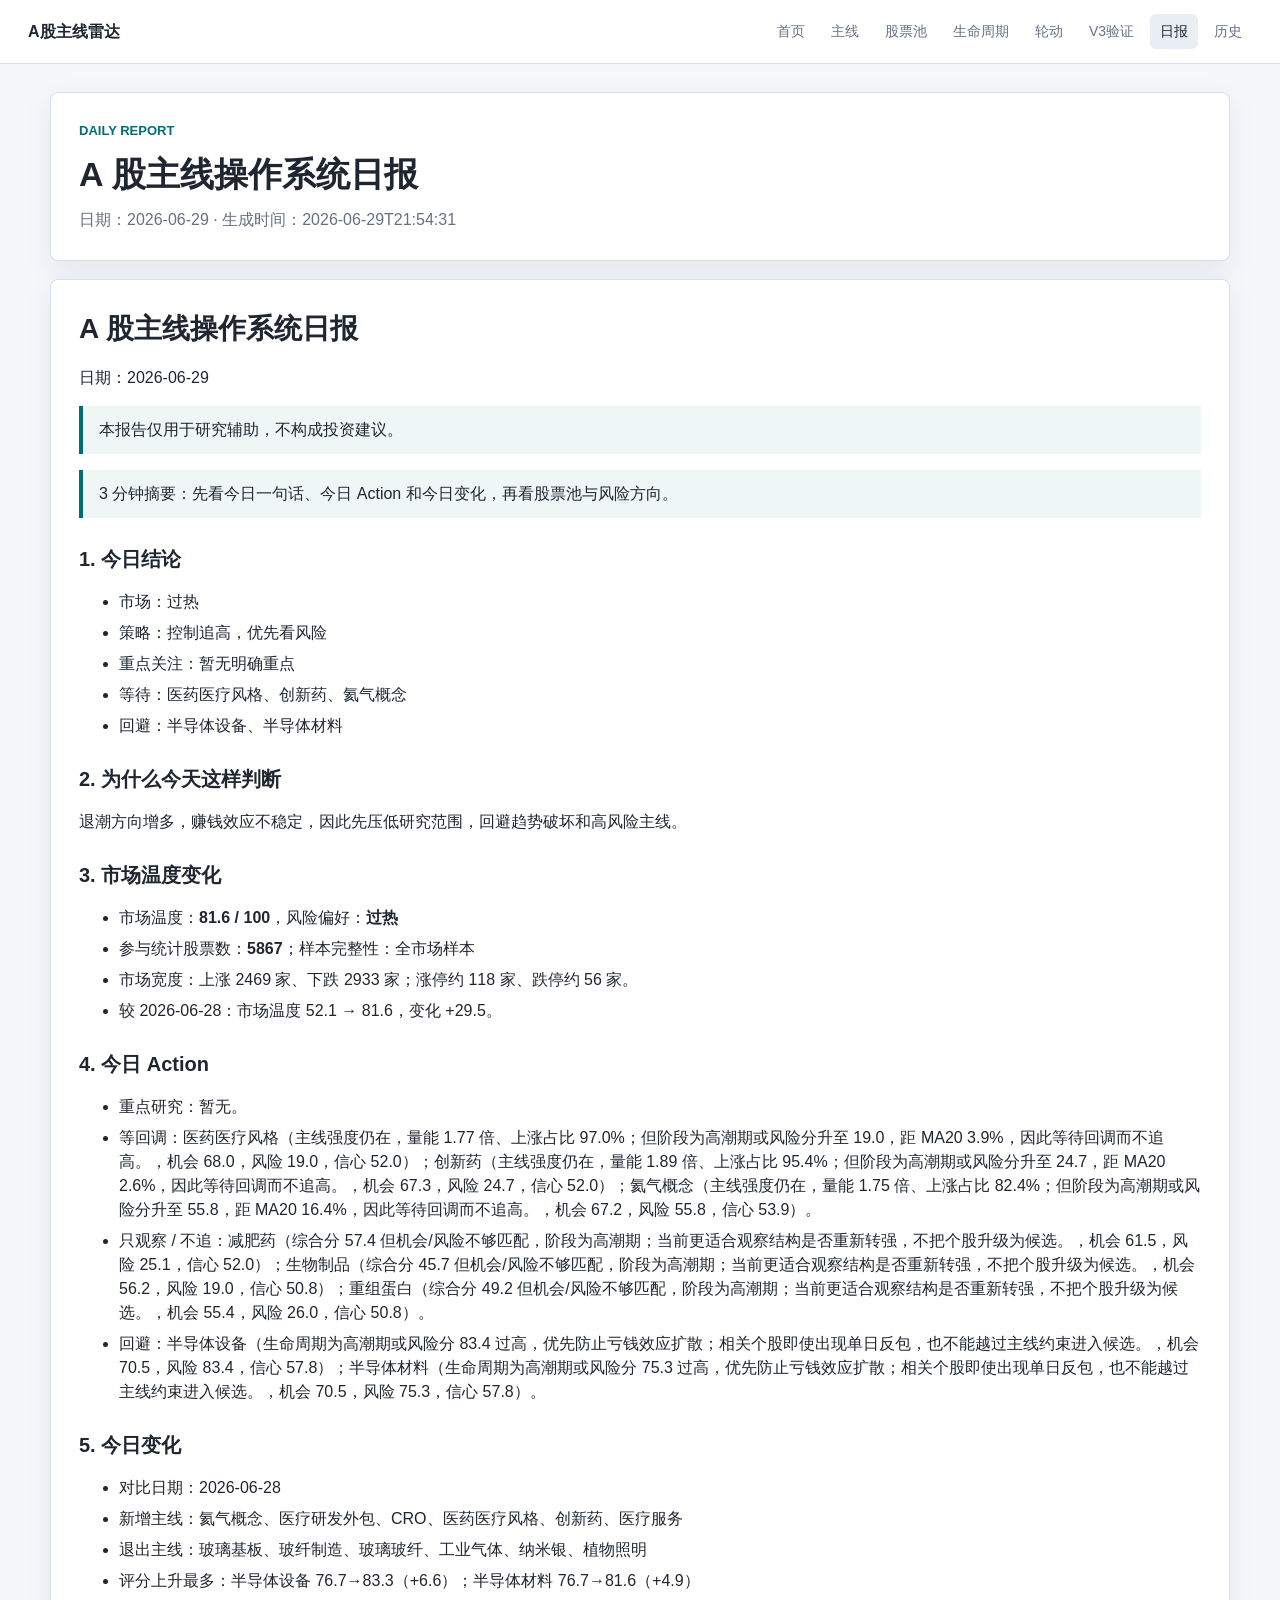
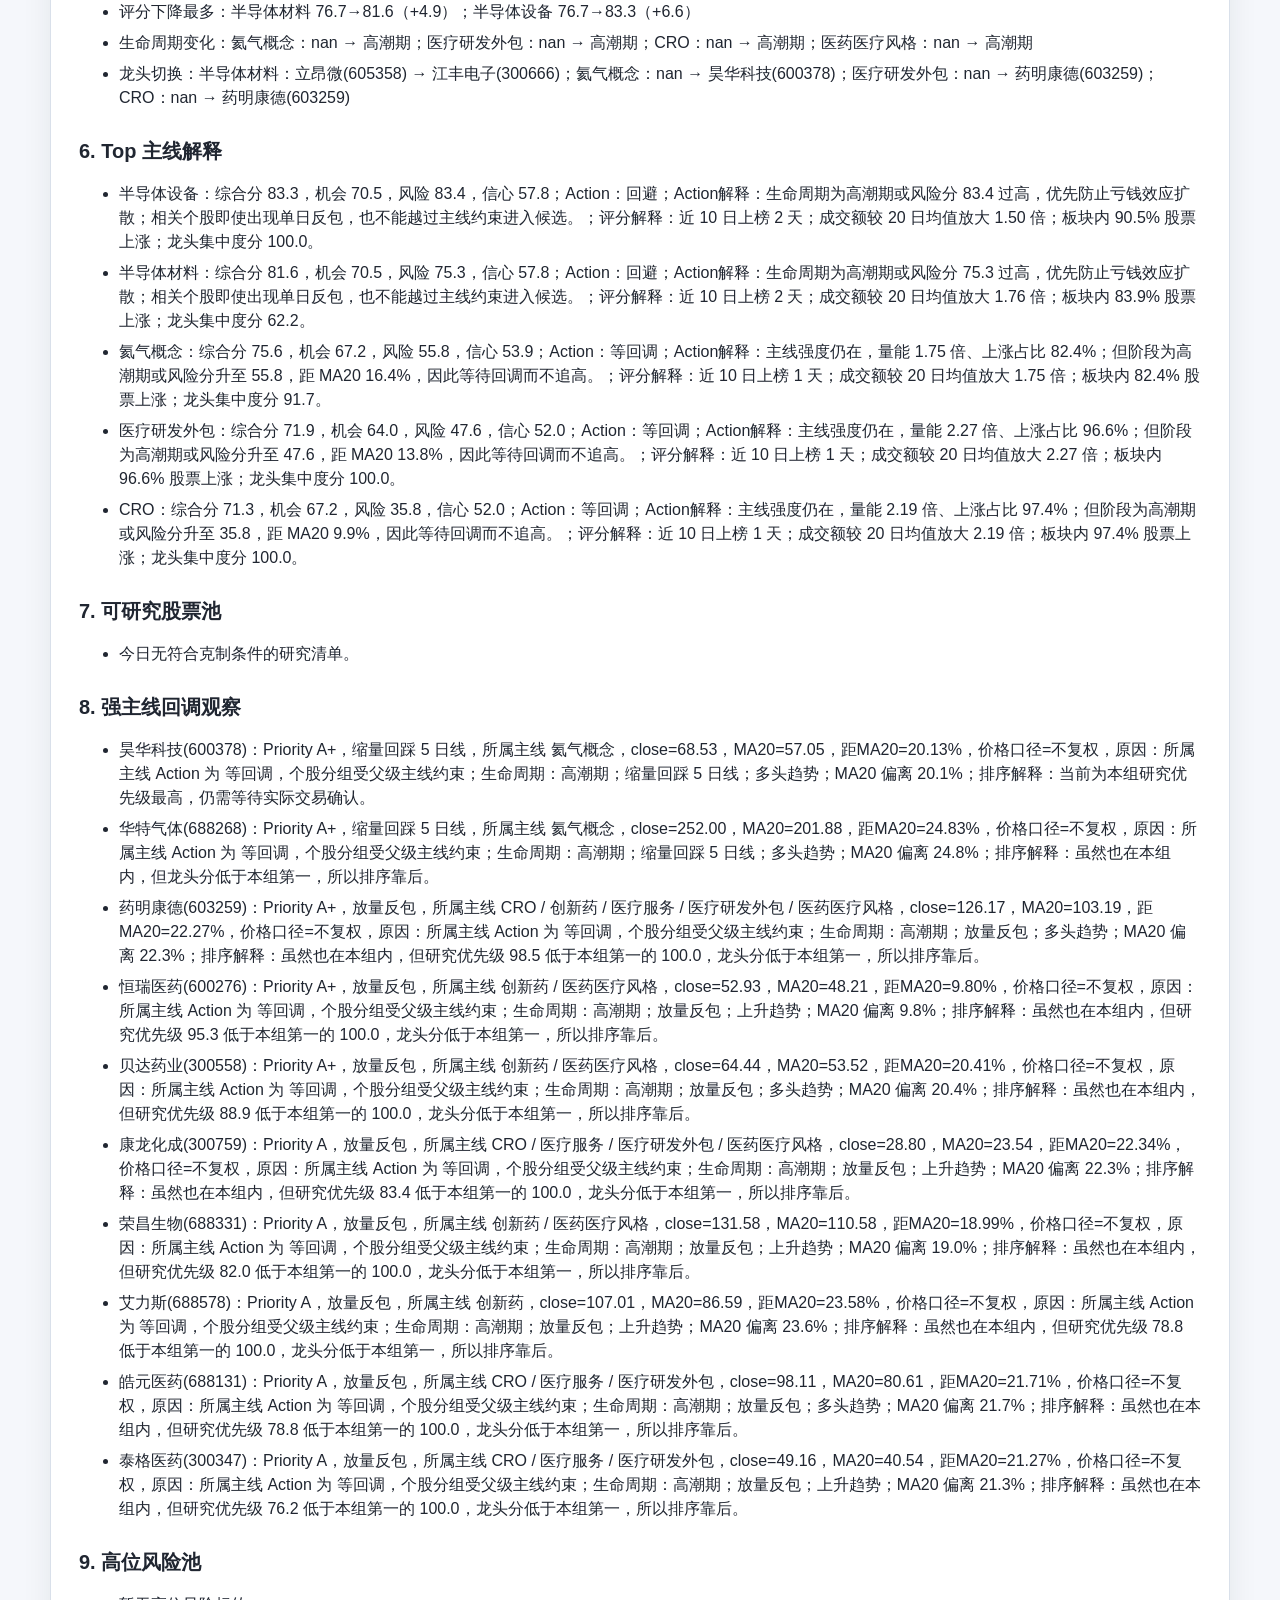
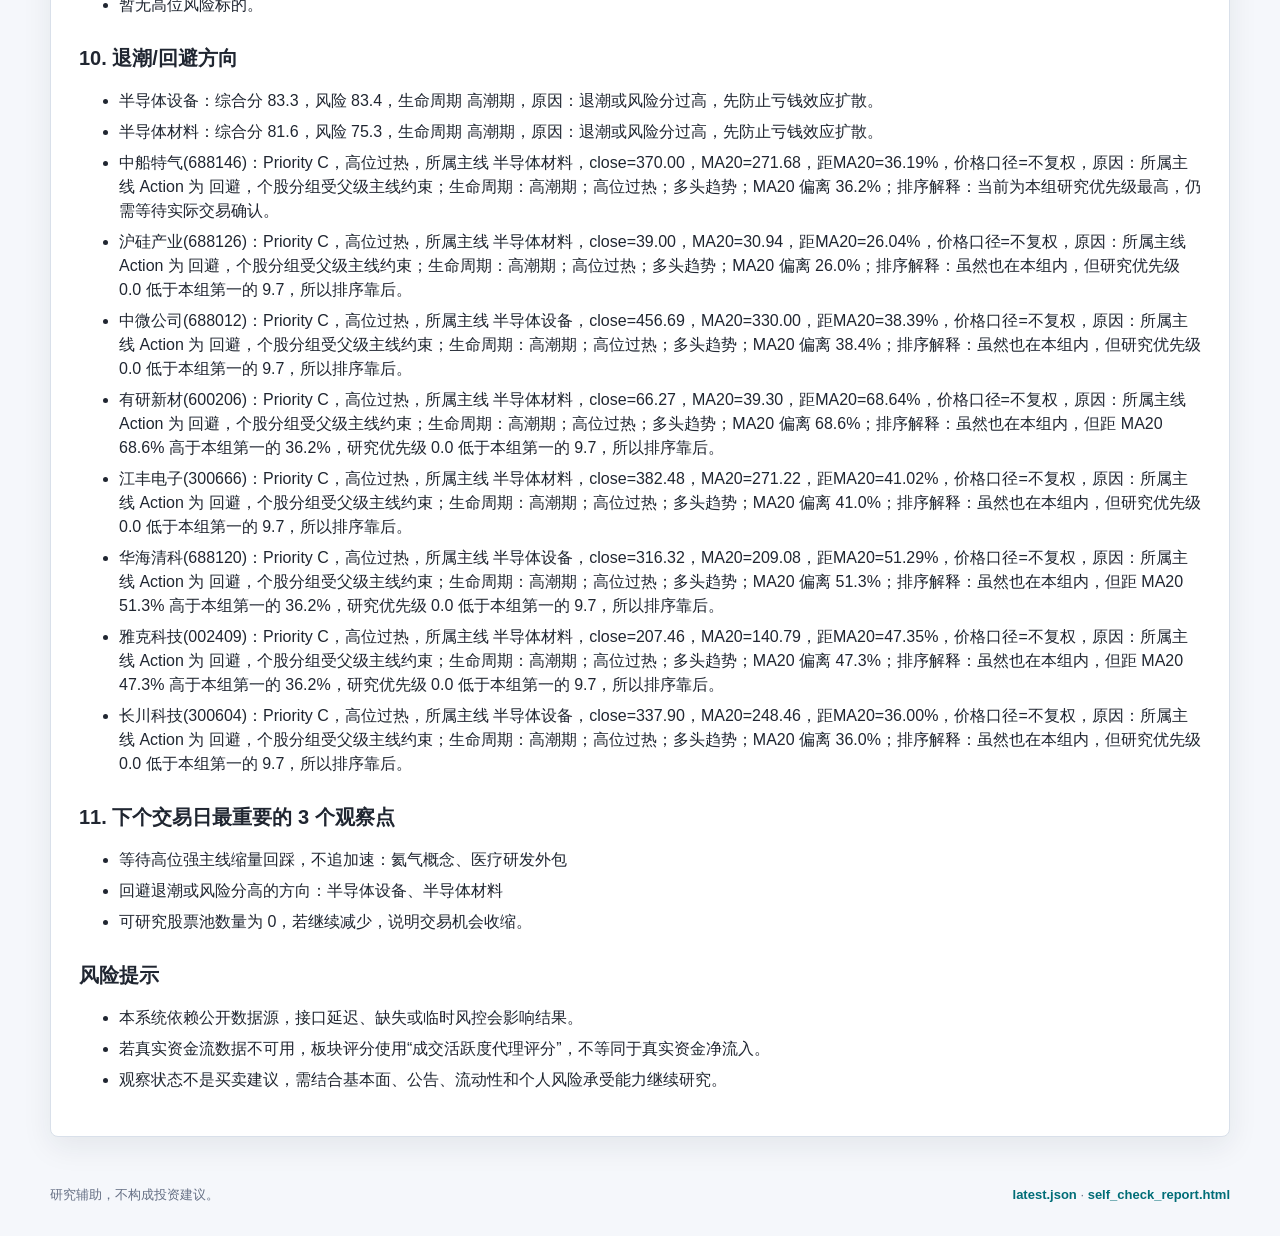
<file: docs/history/2026-06-29.html>
<!doctype html>
<html lang="zh-CN">
<head>
  <meta charset="utf-8">
  <meta name="viewport" content="width=device-width, initial-scale=1">
  <title>日报 2026-06-29 - A股主线雷达</title>
  <link rel="stylesheet" href="../assets/style.css">
</head>
<body>
  <header class="topbar">
    <a class="brand" href="../index.html">A股主线雷达</a>
    <nav><a class="" href="../index.html">首页</a><a class="" href="../sectors.html">主线</a><a class="" href="../stocks.html">股票池</a><a class="" href="../lifecycle.html">生命周期</a><a class="" href="../rotation.html">轮动</a><a class="" href="../v3.html">V3验证</a><a class="active" href="../daily.html">日报</a><a class="" href="index.html">历史</a></nav>
  </header>
  <main>
    <section class="page-title">
      <p class="eyebrow">Daily Report</p>
      <h1>A 股主线操作系统日报</h1>
      <p class="muted">日期：2026-06-29 · 生成时间：2026-06-29T21:54:31</p>
    </section>
    <article class="markdown-body">
      <h1>A 股主线操作系统日报</h1>
<p>日期：2026-06-29</p>
<blockquote>本报告仅用于研究辅助，不构成投资建议。</blockquote>
<blockquote>3 分钟摘要：先看今日一句话、今日 Action 和今日变化，再看股票池与风险方向。</blockquote>
<h2>1. 今日结论</h2>
<ul>
<li>市场：过热</li>
<li>策略：控制追高，优先看风险</li>
<li>重点关注：暂无明确重点</li>
<li>等待：医药医疗风格、创新药、氦气概念</li>
<li>回避：半导体设备、半导体材料</li>
</ul>
<h2>2. 为什么今天这样判断</h2>
<p>退潮方向增多，赚钱效应不稳定，因此先压低研究范围，回避趋势破坏和高风险主线。</p>
<h2>3. 市场温度变化</h2>
<ul>
<li>市场温度：<strong>81.6 / 100</strong>，风险偏好：<strong>过热</strong></li>
<li>参与统计股票数：<strong>5867</strong>；样本完整性：全市场样本</li>
<li>市场宽度：上涨 2469 家、下跌 2933 家；涨停约 118 家、跌停约 56 家。</li>
<li>较 2026-06-28：市场温度 52.1 → 81.6，变化 +29.5。</li>
</ul>
<h2>4. 今日 Action</h2>
<ul>
<li>重点研究：暂无。</li>
<li>等回调：医药医疗风格（主线强度仍在，量能 1.77 倍、上涨占比 97.0%；但阶段为高潮期或风险分升至 19.0，距 MA20 3.9%，因此等待回调而不追高。，机会 68.0，风险 19.0，信心 52.0）；创新药（主线强度仍在，量能 1.89 倍、上涨占比 95.4%；但阶段为高潮期或风险分升至 24.7，距 MA20 2.6%，因此等待回调而不追高。，机会 67.3，风险 24.7，信心 52.0）；氦气概念（主线强度仍在，量能 1.75 倍、上涨占比 82.4%；但阶段为高潮期或风险分升至 55.8，距 MA20 16.4%，因此等待回调而不追高。，机会 67.2，风险 55.8，信心 53.9）。</li>
<li>只观察 / 不追：减肥药（综合分 57.4 但机会/风险不够匹配，阶段为高潮期；当前更适合观察结构是否重新转强，不把个股升级为候选。，机会 61.5，风险 25.1，信心 52.0）；生物制品（综合分 45.7 但机会/风险不够匹配，阶段为高潮期；当前更适合观察结构是否重新转强，不把个股升级为候选。，机会 56.2，风险 19.0，信心 50.8）；重组蛋白（综合分 49.2 但机会/风险不够匹配，阶段为高潮期；当前更适合观察结构是否重新转强，不把个股升级为候选。，机会 55.4，风险 26.0，信心 50.8）。</li>
<li>回避：半导体设备（生命周期为高潮期或风险分 83.4 过高，优先防止亏钱效应扩散；相关个股即使出现单日反包，也不能越过主线约束进入候选。，机会 70.5，风险 83.4，信心 57.8）；半导体材料（生命周期为高潮期或风险分 75.3 过高，优先防止亏钱效应扩散；相关个股即使出现单日反包，也不能越过主线约束进入候选。，机会 70.5，风险 75.3，信心 57.8）。</li>
</ul>
<h2>5. 今日变化</h2>
<ul>
<li>对比日期：2026-06-28</li>
<li>新增主线：氦气概念、医疗研发外包、CRO、医药医疗风格、创新药、医疗服务</li>
<li>退出主线：玻璃基板、玻纤制造、玻璃玻纤、工业气体、纳米银、植物照明</li>
<li>评分上升最多：半导体设备 76.7→83.3（+6.6）；半导体材料 76.7→81.6（+4.9）</li>
<li>评分下降最多：半导体材料 76.7→81.6（+4.9）；半导体设备 76.7→83.3（+6.6）</li>
<li>生命周期变化：氦气概念：nan → 高潮期；医疗研发外包：nan → 高潮期；CRO：nan → 高潮期；医药医疗风格：nan → 高潮期</li>
<li>龙头切换：半导体材料：立昂微(605358) → 江丰电子(300666)；氦气概念：nan → 昊华科技(600378)；医疗研发外包：nan → 药明康德(603259)；CRO：nan → 药明康德(603259)</li>
</ul>
<h2>6. Top 主线解释</h2>
<ul>
<li>半导体设备：综合分 83.3，机会 70.5，风险 83.4，信心 57.8；Action：回避；Action解释：生命周期为高潮期或风险分 83.4 过高，优先防止亏钱效应扩散；相关个股即使出现单日反包，也不能越过主线约束进入候选。；评分解释：近 10 日上榜 2 天；成交额较 20 日均值放大 1.50 倍；板块内 90.5% 股票上涨；龙头集中度分 100.0。</li>
<li>半导体材料：综合分 81.6，机会 70.5，风险 75.3，信心 57.8；Action：回避；Action解释：生命周期为高潮期或风险分 75.3 过高，优先防止亏钱效应扩散；相关个股即使出现单日反包，也不能越过主线约束进入候选。；评分解释：近 10 日上榜 2 天；成交额较 20 日均值放大 1.76 倍；板块内 83.9% 股票上涨；龙头集中度分 62.2。</li>
<li>氦气概念：综合分 75.6，机会 67.2，风险 55.8，信心 53.9；Action：等回调；Action解释：主线强度仍在，量能 1.75 倍、上涨占比 82.4%；但阶段为高潮期或风险分升至 55.8，距 MA20 16.4%，因此等待回调而不追高。；评分解释：近 10 日上榜 1 天；成交额较 20 日均值放大 1.75 倍；板块内 82.4% 股票上涨；龙头集中度分 91.7。</li>
<li>医疗研发外包：综合分 71.9，机会 64.0，风险 47.6，信心 52.0；Action：等回调；Action解释：主线强度仍在，量能 2.27 倍、上涨占比 96.6%；但阶段为高潮期或风险分升至 47.6，距 MA20 13.8%，因此等待回调而不追高。；评分解释：近 10 日上榜 1 天；成交额较 20 日均值放大 2.27 倍；板块内 96.6% 股票上涨；龙头集中度分 100.0。</li>
<li>CRO：综合分 71.3，机会 67.2，风险 35.8，信心 52.0；Action：等回调；Action解释：主线强度仍在，量能 2.19 倍、上涨占比 97.4%；但阶段为高潮期或风险分升至 35.8，距 MA20 9.9%，因此等待回调而不追高。；评分解释：近 10 日上榜 1 天；成交额较 20 日均值放大 2.19 倍；板块内 97.4% 股票上涨；龙头集中度分 100.0。</li>
</ul>
<h2>7. 可研究股票池</h2>
<ul>
<li>今日无符合克制条件的研究清单。</li>
</ul>
<h2>8. 强主线回调观察</h2>
<ul>
<li>昊华科技(600378)：Priority A+，缩量回踩 5 日线，所属主线 氦气概念，close=68.53，MA20=57.05，距MA20=20.13%，价格口径=不复权，原因：所属主线 Action 为 等回调，个股分组受父级主线约束；生命周期：高潮期；缩量回踩 5 日线；多头趋势；MA20 偏离 20.1%；排序解释：当前为本组研究优先级最高，仍需等待实际交易确认。</li>
<li>华特气体(688268)：Priority A+，缩量回踩 5 日线，所属主线 氦气概念，close=252.00，MA20=201.88，距MA20=24.83%，价格口径=不复权，原因：所属主线 Action 为 等回调，个股分组受父级主线约束；生命周期：高潮期；缩量回踩 5 日线；多头趋势；MA20 偏离 24.8%；排序解释：虽然也在本组内，但龙头分低于本组第一，所以排序靠后。</li>
<li>药明康德(603259)：Priority A+，放量反包，所属主线 CRO / 创新药 / 医疗服务 / 医疗研发外包 / 医药医疗风格，close=126.17，MA20=103.19，距MA20=22.27%，价格口径=不复权，原因：所属主线 Action 为 等回调，个股分组受父级主线约束；生命周期：高潮期；放量反包；多头趋势；MA20 偏离 22.3%；排序解释：虽然也在本组内，但研究优先级 98.5 低于本组第一的 100.0，龙头分低于本组第一，所以排序靠后。</li>
<li>恒瑞医药(600276)：Priority A+，放量反包，所属主线 创新药 / 医药医疗风格，close=52.93，MA20=48.21，距MA20=9.80%，价格口径=不复权，原因：所属主线 Action 为 等回调，个股分组受父级主线约束；生命周期：高潮期；放量反包；上升趋势；MA20 偏离 9.8%；排序解释：虽然也在本组内，但研究优先级 95.3 低于本组第一的 100.0，龙头分低于本组第一，所以排序靠后。</li>
<li>贝达药业(300558)：Priority A+，放量反包，所属主线 创新药 / 医药医疗风格，close=64.44，MA20=53.52，距MA20=20.41%，价格口径=不复权，原因：所属主线 Action 为 等回调，个股分组受父级主线约束；生命周期：高潮期；放量反包；多头趋势；MA20 偏离 20.4%；排序解释：虽然也在本组内，但研究优先级 88.9 低于本组第一的 100.0，龙头分低于本组第一，所以排序靠后。</li>
<li>康龙化成(300759)：Priority A，放量反包，所属主线 CRO / 医疗服务 / 医疗研发外包 / 医药医疗风格，close=28.80，MA20=23.54，距MA20=22.34%，价格口径=不复权，原因：所属主线 Action 为 等回调，个股分组受父级主线约束；生命周期：高潮期；放量反包；上升趋势；MA20 偏离 22.3%；排序解释：虽然也在本组内，但研究优先级 83.4 低于本组第一的 100.0，龙头分低于本组第一，所以排序靠后。</li>
<li>荣昌生物(688331)：Priority A，放量反包，所属主线 创新药 / 医药医疗风格，close=131.58，MA20=110.58，距MA20=18.99%，价格口径=不复权，原因：所属主线 Action 为 等回调，个股分组受父级主线约束；生命周期：高潮期；放量反包；上升趋势；MA20 偏离 19.0%；排序解释：虽然也在本组内，但研究优先级 82.0 低于本组第一的 100.0，龙头分低于本组第一，所以排序靠后。</li>
<li>艾力斯(688578)：Priority A，放量反包，所属主线 创新药，close=107.01，MA20=86.59，距MA20=23.58%，价格口径=不复权，原因：所属主线 Action 为 等回调，个股分组受父级主线约束；生命周期：高潮期；放量反包；上升趋势；MA20 偏离 23.6%；排序解释：虽然也在本组内，但研究优先级 78.8 低于本组第一的 100.0，龙头分低于本组第一，所以排序靠后。</li>
<li>皓元医药(688131)：Priority A，放量反包，所属主线 CRO / 医疗服务 / 医疗研发外包，close=98.11，MA20=80.61，距MA20=21.71%，价格口径=不复权，原因：所属主线 Action 为 等回调，个股分组受父级主线约束；生命周期：高潮期；放量反包；多头趋势；MA20 偏离 21.7%；排序解释：虽然也在本组内，但研究优先级 78.8 低于本组第一的 100.0，龙头分低于本组第一，所以排序靠后。</li>
<li>泰格医药(300347)：Priority A，放量反包，所属主线 CRO / 医疗服务 / 医疗研发外包，close=49.16，MA20=40.54，距MA20=21.27%，价格口径=不复权，原因：所属主线 Action 为 等回调，个股分组受父级主线约束；生命周期：高潮期；放量反包；上升趋势；MA20 偏离 21.3%；排序解释：虽然也在本组内，但研究优先级 76.2 低于本组第一的 100.0，龙头分低于本组第一，所以排序靠后。</li>
</ul>
<h2>9. 高位风险池</h2>
<ul>
<li>暂无高位风险标的。</li>
</ul>
<h2>10. 退潮/回避方向</h2>
<ul>
<li>半导体设备：综合分 83.3，风险 83.4，生命周期 高潮期，原因：退潮或风险分过高，先防止亏钱效应扩散。</li>
<li>半导体材料：综合分 81.6，风险 75.3，生命周期 高潮期，原因：退潮或风险分过高，先防止亏钱效应扩散。</li>
<li>中船特气(688146)：Priority C，高位过热，所属主线 半导体材料，close=370.00，MA20=271.68，距MA20=36.19%，价格口径=不复权，原因：所属主线 Action 为 回避，个股分组受父级主线约束；生命周期：高潮期；高位过热；多头趋势；MA20 偏离 36.2%；排序解释：当前为本组研究优先级最高，仍需等待实际交易确认。</li>
<li>沪硅产业(688126)：Priority C，高位过热，所属主线 半导体材料，close=39.00，MA20=30.94，距MA20=26.04%，价格口径=不复权，原因：所属主线 Action 为 回避，个股分组受父级主线约束；生命周期：高潮期；高位过热；多头趋势；MA20 偏离 26.0%；排序解释：虽然也在本组内，但研究优先级 0.0 低于本组第一的 9.7，所以排序靠后。</li>
<li>中微公司(688012)：Priority C，高位过热，所属主线 半导体设备，close=456.69，MA20=330.00，距MA20=38.39%，价格口径=不复权，原因：所属主线 Action 为 回避，个股分组受父级主线约束；生命周期：高潮期；高位过热；多头趋势；MA20 偏离 38.4%；排序解释：虽然也在本组内，但研究优先级 0.0 低于本组第一的 9.7，所以排序靠后。</li>
<li>有研新材(600206)：Priority C，高位过热，所属主线 半导体材料，close=66.27，MA20=39.30，距MA20=68.64%，价格口径=不复权，原因：所属主线 Action 为 回避，个股分组受父级主线约束；生命周期：高潮期；高位过热；多头趋势；MA20 偏离 68.6%；排序解释：虽然也在本组内，但距 MA20 68.6% 高于本组第一的 36.2%，研究优先级 0.0 低于本组第一的 9.7，所以排序靠后。</li>
<li>江丰电子(300666)：Priority C，高位过热，所属主线 半导体材料，close=382.48，MA20=271.22，距MA20=41.02%，价格口径=不复权，原因：所属主线 Action 为 回避，个股分组受父级主线约束；生命周期：高潮期；高位过热；多头趋势；MA20 偏离 41.0%；排序解释：虽然也在本组内，但研究优先级 0.0 低于本组第一的 9.7，所以排序靠后。</li>
<li>华海清科(688120)：Priority C，高位过热，所属主线 半导体设备，close=316.32，MA20=209.08，距MA20=51.29%，价格口径=不复权，原因：所属主线 Action 为 回避，个股分组受父级主线约束；生命周期：高潮期；高位过热；多头趋势；MA20 偏离 51.3%；排序解释：虽然也在本组内，但距 MA20 51.3% 高于本组第一的 36.2%，研究优先级 0.0 低于本组第一的 9.7，所以排序靠后。</li>
<li>雅克科技(002409)：Priority C，高位过热，所属主线 半导体材料，close=207.46，MA20=140.79，距MA20=47.35%，价格口径=不复权，原因：所属主线 Action 为 回避，个股分组受父级主线约束；生命周期：高潮期；高位过热；多头趋势；MA20 偏离 47.3%；排序解释：虽然也在本组内，但距 MA20 47.3% 高于本组第一的 36.2%，研究优先级 0.0 低于本组第一的 9.7，所以排序靠后。</li>
<li>长川科技(300604)：Priority C，高位过热，所属主线 半导体设备，close=337.90，MA20=248.46，距MA20=36.00%，价格口径=不复权，原因：所属主线 Action 为 回避，个股分组受父级主线约束；生命周期：高潮期；高位过热；多头趋势；MA20 偏离 36.0%；排序解释：虽然也在本组内，但研究优先级 0.0 低于本组第一的 9.7，所以排序靠后。</li>
</ul>
<h2>11. 下个交易日最重要的 3 个观察点</h2>
<ul>
<li>等待高位强主线缩量回踩，不追加速：氦气概念、医疗研发外包</li>
<li>回避退潮或风险分高的方向：半导体设备、半导体材料</li>
<li>可研究股票池数量为 0，若继续减少，说明交易机会收缩。</li>
</ul>
<h2>风险提示</h2>
<ul>
<li>本系统依赖公开数据源，接口延迟、缺失或临时风控会影响结果。</li>
<li>若真实资金流数据不可用，板块评分使用“成交活跃度代理评分”，不等同于真实资金净流入。</li>
<li>观察状态不是买卖建议，需结合基本面、公告、流动性和个人风险承受能力继续研究。</li>
</ul>
    </article>
    </main>
  <footer>
    <span>研究辅助，不构成投资建议。</span>
    <span><a href="../data/latest.json">latest.json</a> · <a href="../self_check_report.html">self_check_report.html</a></span>
  </footer>
</body>
</html>
</file>
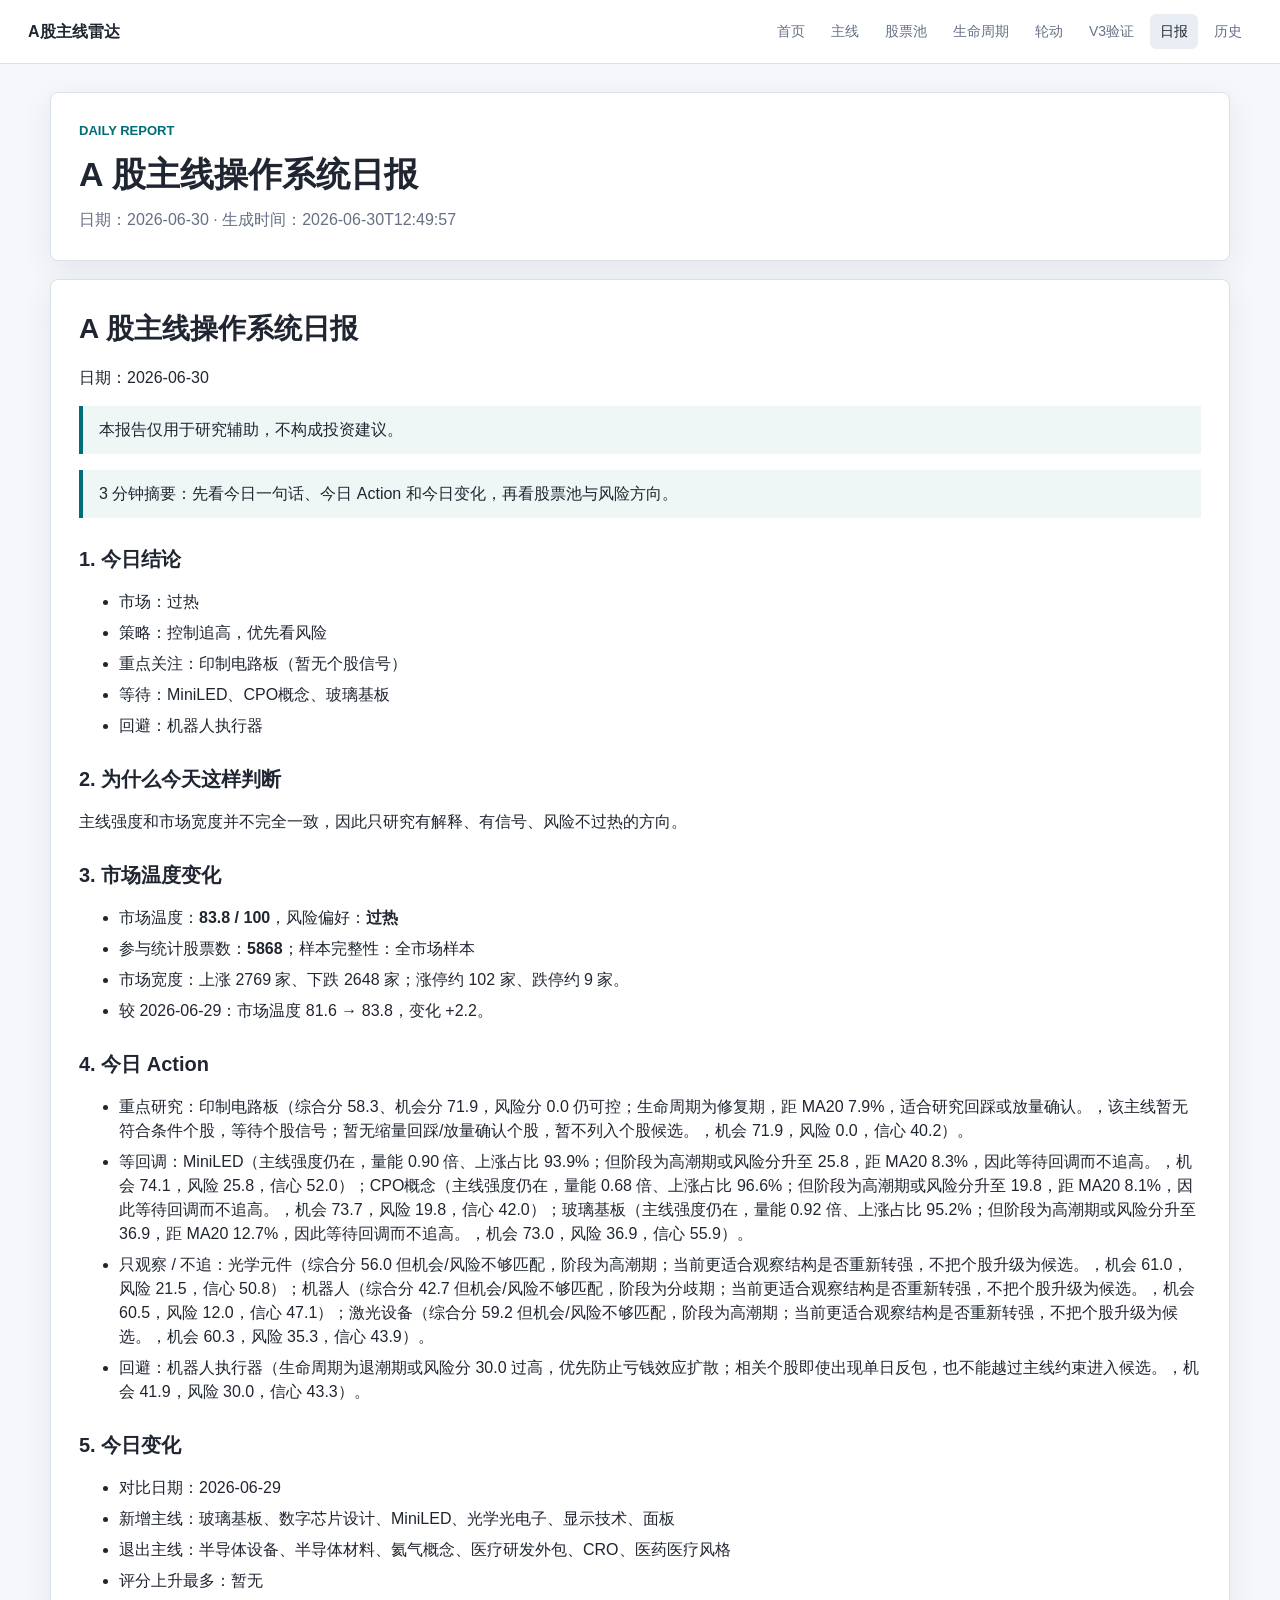
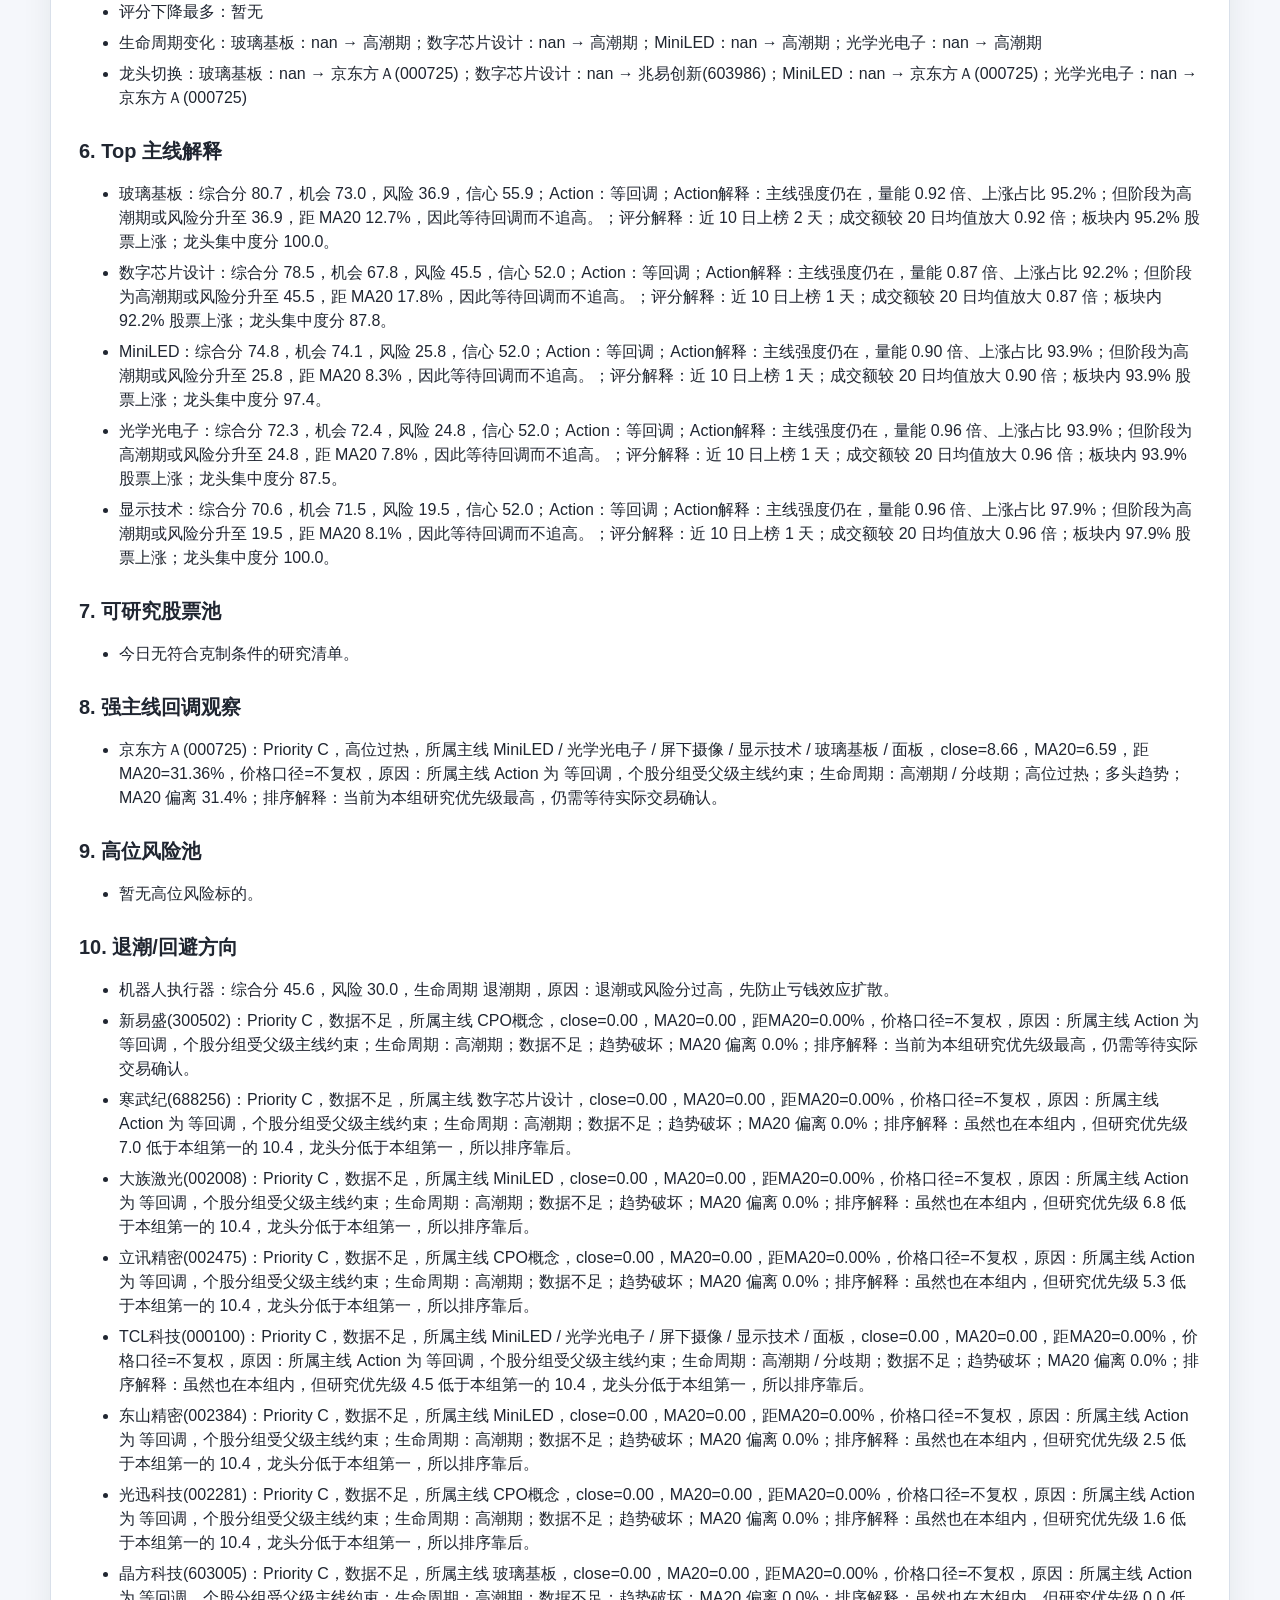
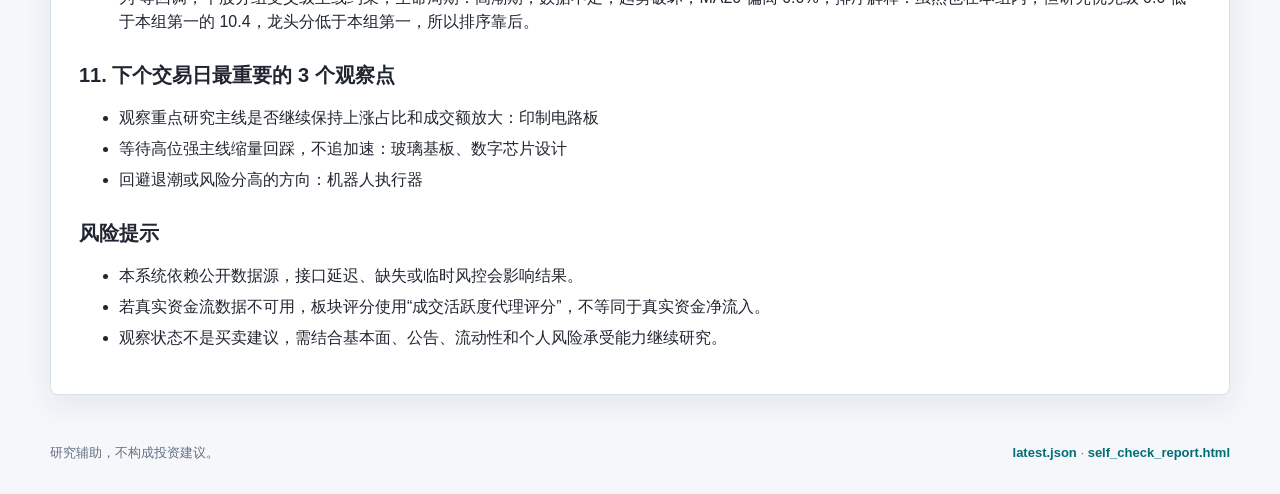
<file: docs/history/2026-06-30.html>
<!doctype html>
<html lang="zh-CN">
<head>
  <meta charset="utf-8">
  <meta name="viewport" content="width=device-width, initial-scale=1">
  <title>日报 2026-06-30 - A股主线雷达</title>
  <link rel="stylesheet" href="../assets/style.css">
</head>
<body>
  <header class="topbar">
    <a class="brand" href="../index.html">A股主线雷达</a>
    <nav><a class="" href="../index.html">首页</a><a class="" href="../sectors.html">主线</a><a class="" href="../stocks.html">股票池</a><a class="" href="../lifecycle.html">生命周期</a><a class="" href="../rotation.html">轮动</a><a class="" href="../v3.html">V3验证</a><a class="active" href="../daily.html">日报</a><a class="" href="index.html">历史</a></nav>
  </header>
  <main>
    <section class="page-title">
      <p class="eyebrow">Daily Report</p>
      <h1>A 股主线操作系统日报</h1>
      <p class="muted">日期：2026-06-30 · 生成时间：2026-06-30T12:49:57</p>
    </section>
    <article class="markdown-body">
      <h1>A 股主线操作系统日报</h1>
<p>日期：2026-06-30</p>
<blockquote>本报告仅用于研究辅助，不构成投资建议。</blockquote>
<blockquote>3 分钟摘要：先看今日一句话、今日 Action 和今日变化，再看股票池与风险方向。</blockquote>
<h2>1. 今日结论</h2>
<ul>
<li>市场：过热</li>
<li>策略：控制追高，优先看风险</li>
<li>重点关注：印制电路板（暂无个股信号）</li>
<li>等待：MiniLED、CPO概念、玻璃基板</li>
<li>回避：机器人执行器</li>
</ul>
<h2>2. 为什么今天这样判断</h2>
<p>主线强度和市场宽度并不完全一致，因此只研究有解释、有信号、风险不过热的方向。</p>
<h2>3. 市场温度变化</h2>
<ul>
<li>市场温度：<strong>83.8 / 100</strong>，风险偏好：<strong>过热</strong></li>
<li>参与统计股票数：<strong>5868</strong>；样本完整性：全市场样本</li>
<li>市场宽度：上涨 2769 家、下跌 2648 家；涨停约 102 家、跌停约 9 家。</li>
<li>较 2026-06-29：市场温度 81.6 → 83.8，变化 +2.2。</li>
</ul>
<h2>4. 今日 Action</h2>
<ul>
<li>重点研究：印制电路板（综合分 58.3、机会分 71.9，风险分 0.0 仍可控；生命周期为修复期，距 MA20 7.9%，适合研究回踩或放量确认。，该主线暂无符合条件个股，等待个股信号；暂无缩量回踩/放量确认个股，暂不列入个股候选。，机会 71.9，风险 0.0，信心 40.2）。</li>
<li>等回调：MiniLED（主线强度仍在，量能 0.90 倍、上涨占比 93.9%；但阶段为高潮期或风险分升至 25.8，距 MA20 8.3%，因此等待回调而不追高。，机会 74.1，风险 25.8，信心 52.0）；CPO概念（主线强度仍在，量能 0.68 倍、上涨占比 96.6%；但阶段为高潮期或风险分升至 19.8，距 MA20 8.1%，因此等待回调而不追高。，机会 73.7，风险 19.8，信心 42.0）；玻璃基板（主线强度仍在，量能 0.92 倍、上涨占比 95.2%；但阶段为高潮期或风险分升至 36.9，距 MA20 12.7%，因此等待回调而不追高。，机会 73.0，风险 36.9，信心 55.9）。</li>
<li>只观察 / 不追：光学元件（综合分 56.0 但机会/风险不够匹配，阶段为高潮期；当前更适合观察结构是否重新转强，不把个股升级为候选。，机会 61.0，风险 21.5，信心 50.8）；机器人（综合分 42.7 但机会/风险不够匹配，阶段为分歧期；当前更适合观察结构是否重新转强，不把个股升级为候选。，机会 60.5，风险 12.0，信心 47.1）；激光设备（综合分 59.2 但机会/风险不够匹配，阶段为高潮期；当前更适合观察结构是否重新转强，不把个股升级为候选。，机会 60.3，风险 35.3，信心 43.9）。</li>
<li>回避：机器人执行器（生命周期为退潮期或风险分 30.0 过高，优先防止亏钱效应扩散；相关个股即使出现单日反包，也不能越过主线约束进入候选。，机会 41.9，风险 30.0，信心 43.3）。</li>
</ul>
<h2>5. 今日变化</h2>
<ul>
<li>对比日期：2026-06-29</li>
<li>新增主线：玻璃基板、数字芯片设计、MiniLED、光学光电子、显示技术、面板</li>
<li>退出主线：半导体设备、半导体材料、氦气概念、医疗研发外包、CRO、医药医疗风格</li>
<li>评分上升最多：暂无</li>
<li>评分下降最多：暂无</li>
<li>生命周期变化：玻璃基板：nan → 高潮期；数字芯片设计：nan → 高潮期；MiniLED：nan → 高潮期；光学光电子：nan → 高潮期</li>
<li>龙头切换：玻璃基板：nan → 京东方Ａ(000725)；数字芯片设计：nan → 兆易创新(603986)；MiniLED：nan → 京东方Ａ(000725)；光学光电子：nan → 京东方Ａ(000725)</li>
</ul>
<h2>6. Top 主线解释</h2>
<ul>
<li>玻璃基板：综合分 80.7，机会 73.0，风险 36.9，信心 55.9；Action：等回调；Action解释：主线强度仍在，量能 0.92 倍、上涨占比 95.2%；但阶段为高潮期或风险分升至 36.9，距 MA20 12.7%，因此等待回调而不追高。；评分解释：近 10 日上榜 2 天；成交额较 20 日均值放大 0.92 倍；板块内 95.2% 股票上涨；龙头集中度分 100.0。</li>
<li>数字芯片设计：综合分 78.5，机会 67.8，风险 45.5，信心 52.0；Action：等回调；Action解释：主线强度仍在，量能 0.87 倍、上涨占比 92.2%；但阶段为高潮期或风险分升至 45.5，距 MA20 17.8%，因此等待回调而不追高。；评分解释：近 10 日上榜 1 天；成交额较 20 日均值放大 0.87 倍；板块内 92.2% 股票上涨；龙头集中度分 87.8。</li>
<li>MiniLED：综合分 74.8，机会 74.1，风险 25.8，信心 52.0；Action：等回调；Action解释：主线强度仍在，量能 0.90 倍、上涨占比 93.9%；但阶段为高潮期或风险分升至 25.8，距 MA20 8.3%，因此等待回调而不追高。；评分解释：近 10 日上榜 1 天；成交额较 20 日均值放大 0.90 倍；板块内 93.9% 股票上涨；龙头集中度分 97.4。</li>
<li>光学光电子：综合分 72.3，机会 72.4，风险 24.8，信心 52.0；Action：等回调；Action解释：主线强度仍在，量能 0.96 倍、上涨占比 93.9%；但阶段为高潮期或风险分升至 24.8，距 MA20 7.8%，因此等待回调而不追高。；评分解释：近 10 日上榜 1 天；成交额较 20 日均值放大 0.96 倍；板块内 93.9% 股票上涨；龙头集中度分 87.5。</li>
<li>显示技术：综合分 70.6，机会 71.5，风险 19.5，信心 52.0；Action：等回调；Action解释：主线强度仍在，量能 0.96 倍、上涨占比 97.9%；但阶段为高潮期或风险分升至 19.5，距 MA20 8.1%，因此等待回调而不追高。；评分解释：近 10 日上榜 1 天；成交额较 20 日均值放大 0.96 倍；板块内 97.9% 股票上涨；龙头集中度分 100.0。</li>
</ul>
<h2>7. 可研究股票池</h2>
<ul>
<li>今日无符合克制条件的研究清单。</li>
</ul>
<h2>8. 强主线回调观察</h2>
<ul>
<li>京东方Ａ(000725)：Priority C，高位过热，所属主线 MiniLED / 光学光电子 / 屏下摄像 / 显示技术 / 玻璃基板 / 面板，close=8.66，MA20=6.59，距MA20=31.36%，价格口径=不复权，原因：所属主线 Action 为 等回调，个股分组受父级主线约束；生命周期：高潮期 / 分歧期；高位过热；多头趋势；MA20 偏离 31.4%；排序解释：当前为本组研究优先级最高，仍需等待实际交易确认。</li>
</ul>
<h2>9. 高位风险池</h2>
<ul>
<li>暂无高位风险标的。</li>
</ul>
<h2>10. 退潮/回避方向</h2>
<ul>
<li>机器人执行器：综合分 45.6，风险 30.0，生命周期 退潮期，原因：退潮或风险分过高，先防止亏钱效应扩散。</li>
<li>新易盛(300502)：Priority C，数据不足，所属主线 CPO概念，close=0.00，MA20=0.00，距MA20=0.00%，价格口径=不复权，原因：所属主线 Action 为 等回调，个股分组受父级主线约束；生命周期：高潮期；数据不足；趋势破坏；MA20 偏离 0.0%；排序解释：当前为本组研究优先级最高，仍需等待实际交易确认。</li>
<li>寒武纪(688256)：Priority C，数据不足，所属主线 数字芯片设计，close=0.00，MA20=0.00，距MA20=0.00%，价格口径=不复权，原因：所属主线 Action 为 等回调，个股分组受父级主线约束；生命周期：高潮期；数据不足；趋势破坏；MA20 偏离 0.0%；排序解释：虽然也在本组内，但研究优先级 7.0 低于本组第一的 10.4，龙头分低于本组第一，所以排序靠后。</li>
<li>大族激光(002008)：Priority C，数据不足，所属主线 MiniLED，close=0.00，MA20=0.00，距MA20=0.00%，价格口径=不复权，原因：所属主线 Action 为 等回调，个股分组受父级主线约束；生命周期：高潮期；数据不足；趋势破坏；MA20 偏离 0.0%；排序解释：虽然也在本组内，但研究优先级 6.8 低于本组第一的 10.4，龙头分低于本组第一，所以排序靠后。</li>
<li>立讯精密(002475)：Priority C，数据不足，所属主线 CPO概念，close=0.00，MA20=0.00，距MA20=0.00%，价格口径=不复权，原因：所属主线 Action 为 等回调，个股分组受父级主线约束；生命周期：高潮期；数据不足；趋势破坏；MA20 偏离 0.0%；排序解释：虽然也在本组内，但研究优先级 5.3 低于本组第一的 10.4，龙头分低于本组第一，所以排序靠后。</li>
<li>TCL科技(000100)：Priority C，数据不足，所属主线 MiniLED / 光学光电子 / 屏下摄像 / 显示技术 / 面板，close=0.00，MA20=0.00，距MA20=0.00%，价格口径=不复权，原因：所属主线 Action 为 等回调，个股分组受父级主线约束；生命周期：高潮期 / 分歧期；数据不足；趋势破坏；MA20 偏离 0.0%；排序解释：虽然也在本组内，但研究优先级 4.5 低于本组第一的 10.4，龙头分低于本组第一，所以排序靠后。</li>
<li>东山精密(002384)：Priority C，数据不足，所属主线 MiniLED，close=0.00，MA20=0.00，距MA20=0.00%，价格口径=不复权，原因：所属主线 Action 为 等回调，个股分组受父级主线约束；生命周期：高潮期；数据不足；趋势破坏；MA20 偏离 0.0%；排序解释：虽然也在本组内，但研究优先级 2.5 低于本组第一的 10.4，龙头分低于本组第一，所以排序靠后。</li>
<li>光迅科技(002281)：Priority C，数据不足，所属主线 CPO概念，close=0.00，MA20=0.00，距MA20=0.00%，价格口径=不复权，原因：所属主线 Action 为 等回调，个股分组受父级主线约束；生命周期：高潮期；数据不足；趋势破坏；MA20 偏离 0.0%；排序解释：虽然也在本组内，但研究优先级 1.6 低于本组第一的 10.4，龙头分低于本组第一，所以排序靠后。</li>
<li>晶方科技(603005)：Priority C，数据不足，所属主线 玻璃基板，close=0.00，MA20=0.00，距MA20=0.00%，价格口径=不复权，原因：所属主线 Action 为 等回调，个股分组受父级主线约束；生命周期：高潮期；数据不足；趋势破坏；MA20 偏离 0.0%；排序解释：虽然也在本组内，但研究优先级 0.0 低于本组第一的 10.4，龙头分低于本组第一，所以排序靠后。</li>
</ul>
<h2>11. 下个交易日最重要的 3 个观察点</h2>
<ul>
<li>观察重点研究主线是否继续保持上涨占比和成交额放大：印制电路板</li>
<li>等待高位强主线缩量回踩，不追加速：玻璃基板、数字芯片设计</li>
<li>回避退潮或风险分高的方向：机器人执行器</li>
</ul>
<h2>风险提示</h2>
<ul>
<li>本系统依赖公开数据源，接口延迟、缺失或临时风控会影响结果。</li>
<li>若真实资金流数据不可用，板块评分使用“成交活跃度代理评分”，不等同于真实资金净流入。</li>
<li>观察状态不是买卖建议，需结合基本面、公告、流动性和个人风险承受能力继续研究。</li>
</ul>
    </article>
    </main>
  <footer>
    <span>研究辅助，不构成投资建议。</span>
    <span><a href="../data/latest.json">latest.json</a> · <a href="../self_check_report.html">self_check_report.html</a></span>
  </footer>
</body>
</html>
</file>
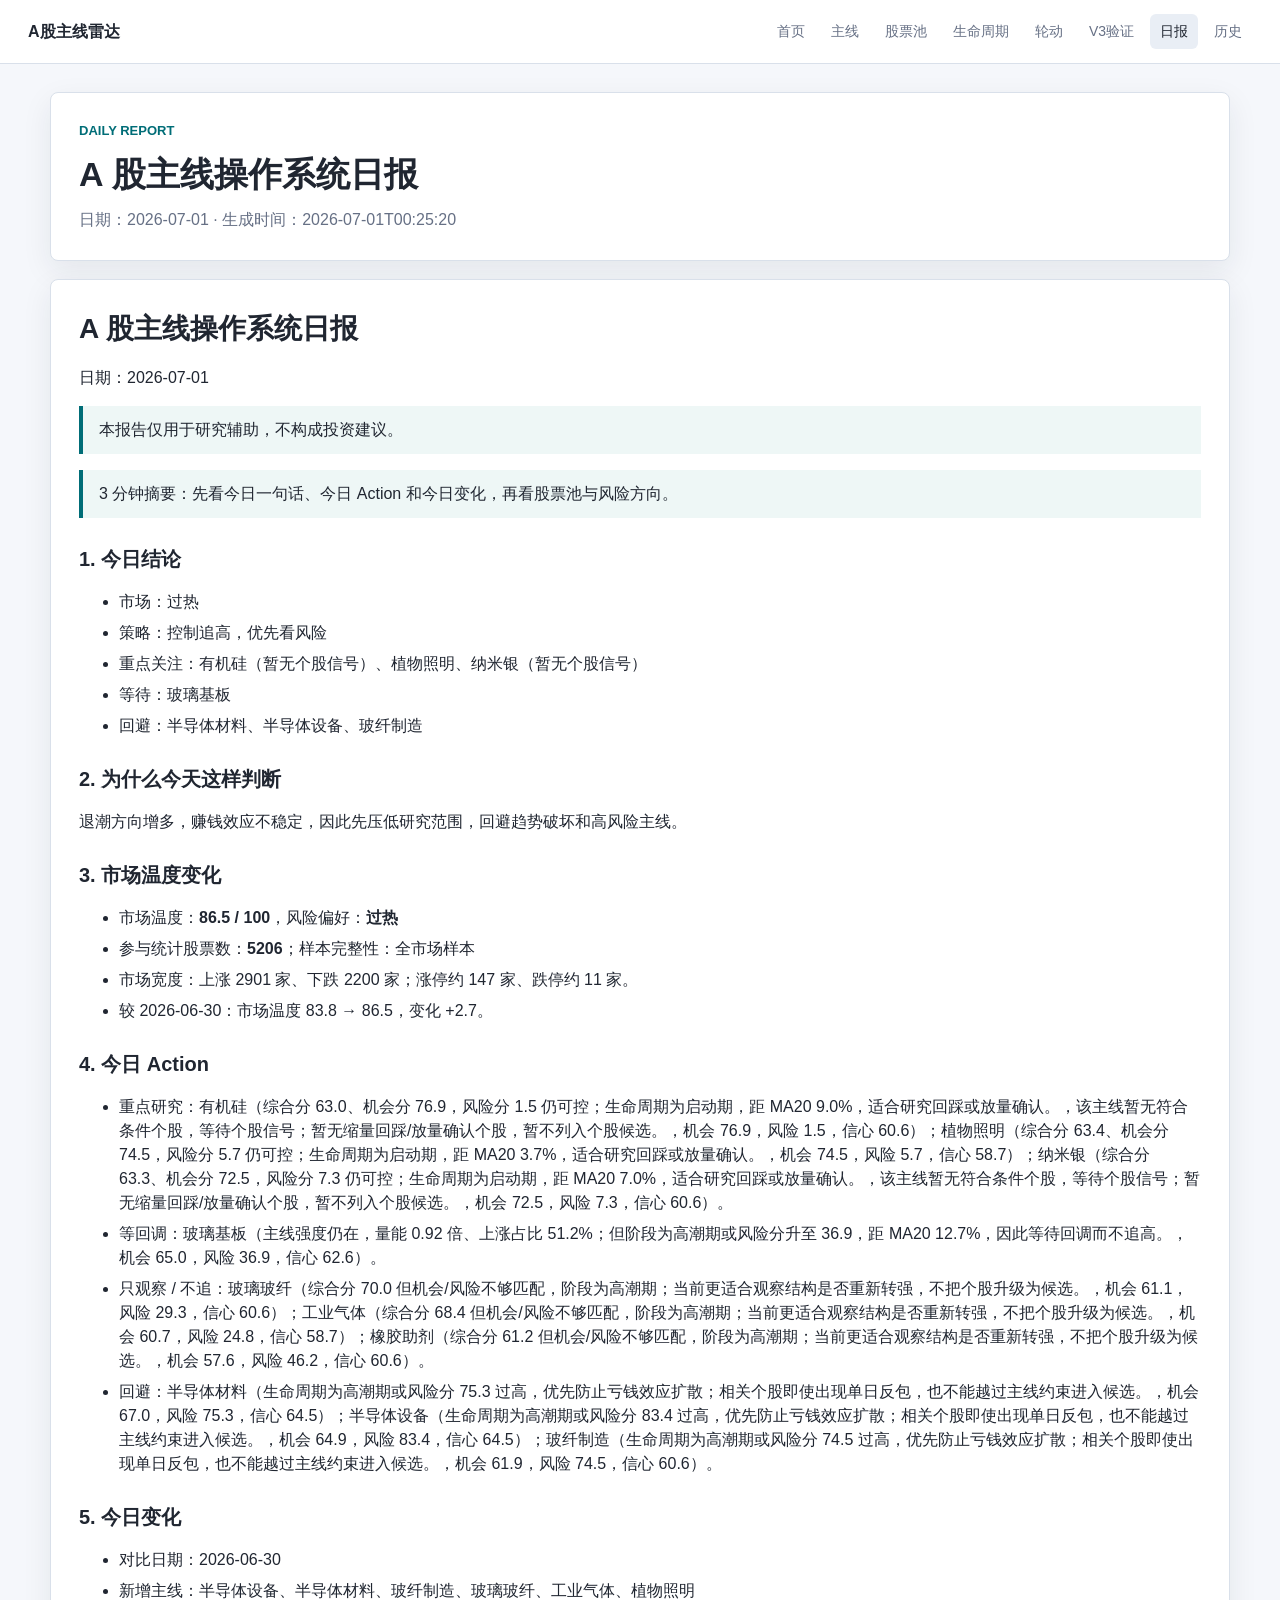
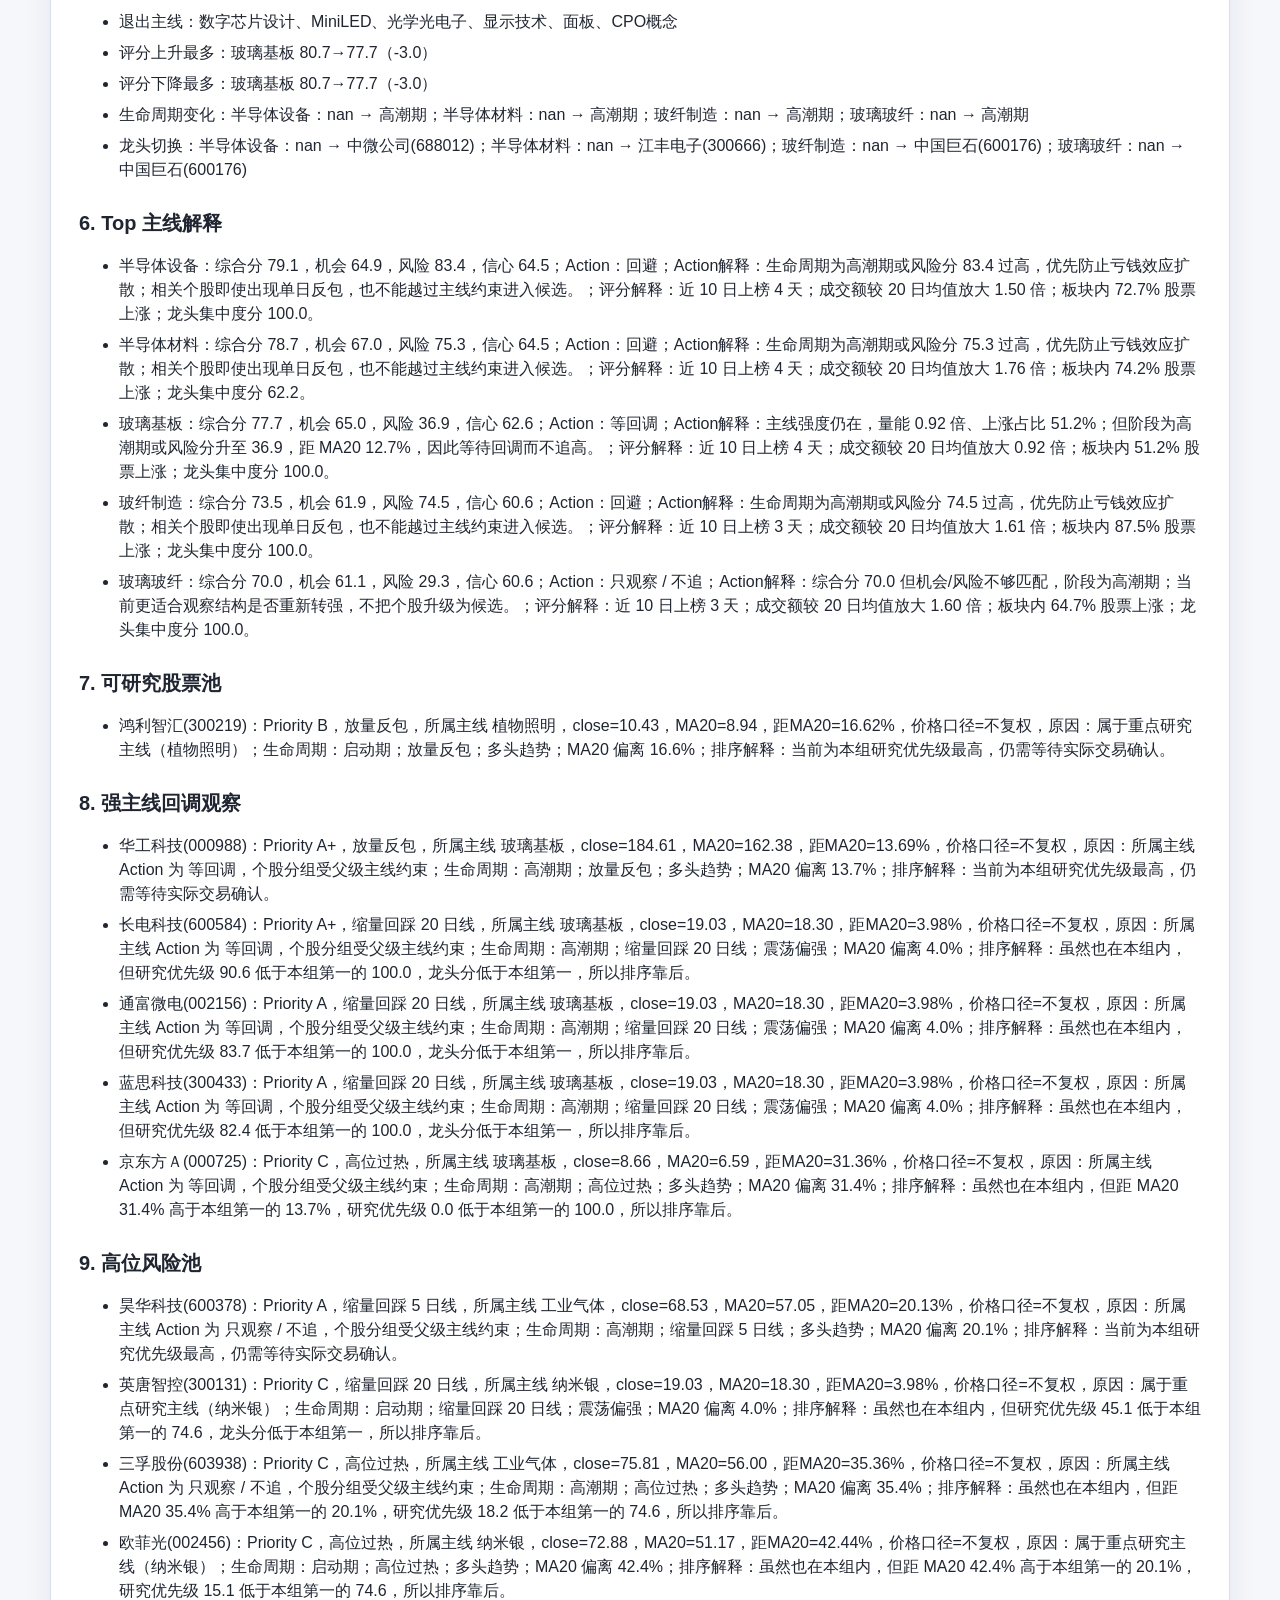
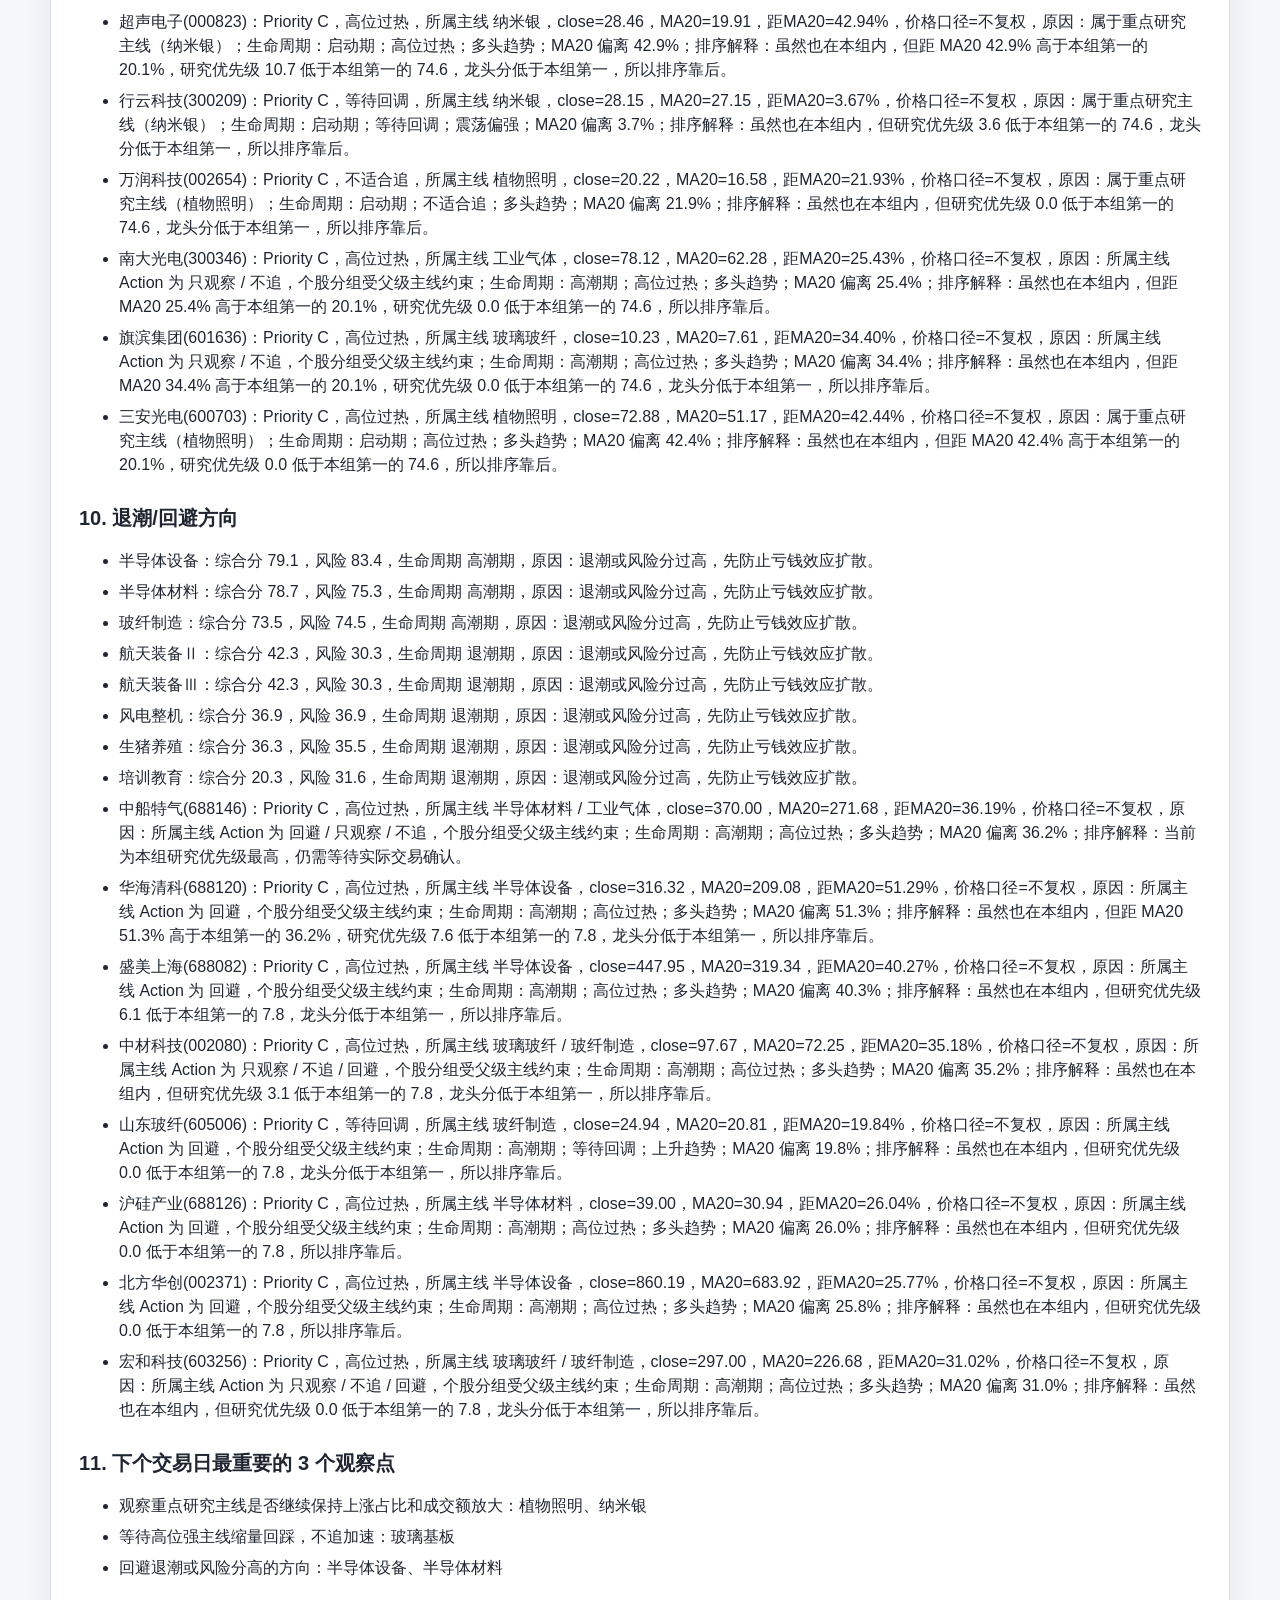
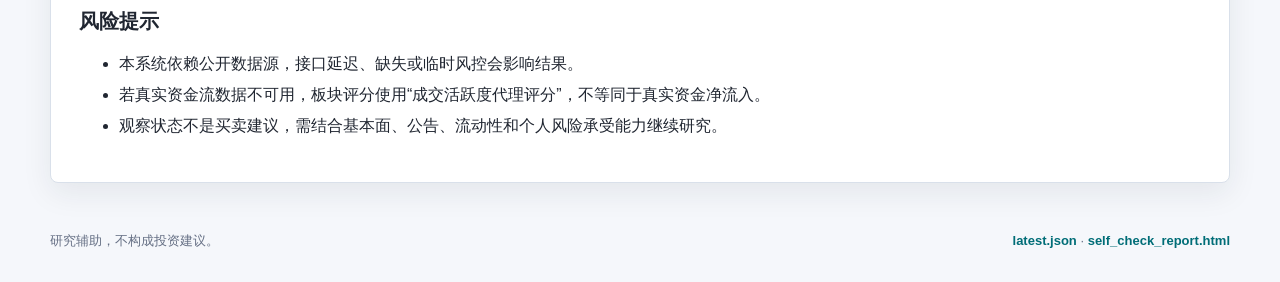
<file: docs/history/2026-07-01.html>
<!doctype html>
<html lang="zh-CN">
<head>
  <meta charset="utf-8">
  <meta name="viewport" content="width=device-width, initial-scale=1">
  <title>日报 2026-07-01 - A股主线雷达</title>
  <link rel="stylesheet" href="../assets/style.css">
</head>
<body>
  <header class="topbar">
    <a class="brand" href="../index.html">A股主线雷达</a>
    <nav><a class="" href="../index.html">首页</a><a class="" href="../sectors.html">主线</a><a class="" href="../stocks.html">股票池</a><a class="" href="../lifecycle.html">生命周期</a><a class="" href="../rotation.html">轮动</a><a class="" href="../v3.html">V3验证</a><a class="active" href="../daily.html">日报</a><a class="" href="index.html">历史</a></nav>
  </header>
  <main>
    <section class="page-title">
      <p class="eyebrow">Daily Report</p>
      <h1>A 股主线操作系统日报</h1>
      <p class="muted">日期：2026-07-01 · 生成时间：2026-07-01T00:25:20</p>
    </section>
    <article class="markdown-body">
      <h1>A 股主线操作系统日报</h1>
<p>日期：2026-07-01</p>
<blockquote>本报告仅用于研究辅助，不构成投资建议。</blockquote>
<blockquote>3 分钟摘要：先看今日一句话、今日 Action 和今日变化，再看股票池与风险方向。</blockquote>
<h2>1. 今日结论</h2>
<ul>
<li>市场：过热</li>
<li>策略：控制追高，优先看风险</li>
<li>重点关注：有机硅（暂无个股信号）、植物照明、纳米银（暂无个股信号）</li>
<li>等待：玻璃基板</li>
<li>回避：半导体材料、半导体设备、玻纤制造</li>
</ul>
<h2>2. 为什么今天这样判断</h2>
<p>退潮方向增多，赚钱效应不稳定，因此先压低研究范围，回避趋势破坏和高风险主线。</p>
<h2>3. 市场温度变化</h2>
<ul>
<li>市场温度：<strong>86.5 / 100</strong>，风险偏好：<strong>过热</strong></li>
<li>参与统计股票数：<strong>5206</strong>；样本完整性：全市场样本</li>
<li>市场宽度：上涨 2901 家、下跌 2200 家；涨停约 147 家、跌停约 11 家。</li>
<li>较 2026-06-30：市场温度 83.8 → 86.5，变化 +2.7。</li>
</ul>
<h2>4. 今日 Action</h2>
<ul>
<li>重点研究：有机硅（综合分 63.0、机会分 76.9，风险分 1.5 仍可控；生命周期为启动期，距 MA20 9.0%，适合研究回踩或放量确认。，该主线暂无符合条件个股，等待个股信号；暂无缩量回踩/放量确认个股，暂不列入个股候选。，机会 76.9，风险 1.5，信心 60.6）；植物照明（综合分 63.4、机会分 74.5，风险分 5.7 仍可控；生命周期为启动期，距 MA20 3.7%，适合研究回踩或放量确认。，机会 74.5，风险 5.7，信心 58.7）；纳米银（综合分 63.3、机会分 72.5，风险分 7.3 仍可控；生命周期为启动期，距 MA20 7.0%，适合研究回踩或放量确认。，该主线暂无符合条件个股，等待个股信号；暂无缩量回踩/放量确认个股，暂不列入个股候选。，机会 72.5，风险 7.3，信心 60.6）。</li>
<li>等回调：玻璃基板（主线强度仍在，量能 0.92 倍、上涨占比 51.2%；但阶段为高潮期或风险分升至 36.9，距 MA20 12.7%，因此等待回调而不追高。，机会 65.0，风险 36.9，信心 62.6）。</li>
<li>只观察 / 不追：玻璃玻纤（综合分 70.0 但机会/风险不够匹配，阶段为高潮期；当前更适合观察结构是否重新转强，不把个股升级为候选。，机会 61.1，风险 29.3，信心 60.6）；工业气体（综合分 68.4 但机会/风险不够匹配，阶段为高潮期；当前更适合观察结构是否重新转强，不把个股升级为候选。，机会 60.7，风险 24.8，信心 58.7）；橡胶助剂（综合分 61.2 但机会/风险不够匹配，阶段为高潮期；当前更适合观察结构是否重新转强，不把个股升级为候选。，机会 57.6，风险 46.2，信心 60.6）。</li>
<li>回避：半导体材料（生命周期为高潮期或风险分 75.3 过高，优先防止亏钱效应扩散；相关个股即使出现单日反包，也不能越过主线约束进入候选。，机会 67.0，风险 75.3，信心 64.5）；半导体设备（生命周期为高潮期或风险分 83.4 过高，优先防止亏钱效应扩散；相关个股即使出现单日反包，也不能越过主线约束进入候选。，机会 64.9，风险 83.4，信心 64.5）；玻纤制造（生命周期为高潮期或风险分 74.5 过高，优先防止亏钱效应扩散；相关个股即使出现单日反包，也不能越过主线约束进入候选。，机会 61.9，风险 74.5，信心 60.6）。</li>
</ul>
<h2>5. 今日变化</h2>
<ul>
<li>对比日期：2026-06-30</li>
<li>新增主线：半导体设备、半导体材料、玻纤制造、玻璃玻纤、工业气体、植物照明</li>
<li>退出主线：数字芯片设计、MiniLED、光学光电子、显示技术、面板、CPO概念</li>
<li>评分上升最多：玻璃基板 80.7→77.7（-3.0）</li>
<li>评分下降最多：玻璃基板 80.7→77.7（-3.0）</li>
<li>生命周期变化：半导体设备：nan → 高潮期；半导体材料：nan → 高潮期；玻纤制造：nan → 高潮期；玻璃玻纤：nan → 高潮期</li>
<li>龙头切换：半导体设备：nan → 中微公司(688012)；半导体材料：nan → 江丰电子(300666)；玻纤制造：nan → 中国巨石(600176)；玻璃玻纤：nan → 中国巨石(600176)</li>
</ul>
<h2>6. Top 主线解释</h2>
<ul>
<li>半导体设备：综合分 79.1，机会 64.9，风险 83.4，信心 64.5；Action：回避；Action解释：生命周期为高潮期或风险分 83.4 过高，优先防止亏钱效应扩散；相关个股即使出现单日反包，也不能越过主线约束进入候选。；评分解释：近 10 日上榜 4 天；成交额较 20 日均值放大 1.50 倍；板块内 72.7% 股票上涨；龙头集中度分 100.0。</li>
<li>半导体材料：综合分 78.7，机会 67.0，风险 75.3，信心 64.5；Action：回避；Action解释：生命周期为高潮期或风险分 75.3 过高，优先防止亏钱效应扩散；相关个股即使出现单日反包，也不能越过主线约束进入候选。；评分解释：近 10 日上榜 4 天；成交额较 20 日均值放大 1.76 倍；板块内 74.2% 股票上涨；龙头集中度分 62.2。</li>
<li>玻璃基板：综合分 77.7，机会 65.0，风险 36.9，信心 62.6；Action：等回调；Action解释：主线强度仍在，量能 0.92 倍、上涨占比 51.2%；但阶段为高潮期或风险分升至 36.9，距 MA20 12.7%，因此等待回调而不追高。；评分解释：近 10 日上榜 4 天；成交额较 20 日均值放大 0.92 倍；板块内 51.2% 股票上涨；龙头集中度分 100.0。</li>
<li>玻纤制造：综合分 73.5，机会 61.9，风险 74.5，信心 60.6；Action：回避；Action解释：生命周期为高潮期或风险分 74.5 过高，优先防止亏钱效应扩散；相关个股即使出现单日反包，也不能越过主线约束进入候选。；评分解释：近 10 日上榜 3 天；成交额较 20 日均值放大 1.61 倍；板块内 87.5% 股票上涨；龙头集中度分 100.0。</li>
<li>玻璃玻纤：综合分 70.0，机会 61.1，风险 29.3，信心 60.6；Action：只观察 / 不追；Action解释：综合分 70.0 但机会/风险不够匹配，阶段为高潮期；当前更适合观察结构是否重新转强，不把个股升级为候选。；评分解释：近 10 日上榜 3 天；成交额较 20 日均值放大 1.60 倍；板块内 64.7% 股票上涨；龙头集中度分 100.0。</li>
</ul>
<h2>7. 可研究股票池</h2>
<ul>
<li>鸿利智汇(300219)：Priority B，放量反包，所属主线 植物照明，close=10.43，MA20=8.94，距MA20=16.62%，价格口径=不复权，原因：属于重点研究主线（植物照明）；生命周期：启动期；放量反包；多头趋势；MA20 偏离 16.6%；排序解释：当前为本组研究优先级最高，仍需等待实际交易确认。</li>
</ul>
<h2>8. 强主线回调观察</h2>
<ul>
<li>华工科技(000988)：Priority A+，放量反包，所属主线 玻璃基板，close=184.61，MA20=162.38，距MA20=13.69%，价格口径=不复权，原因：所属主线 Action 为 等回调，个股分组受父级主线约束；生命周期：高潮期；放量反包；多头趋势；MA20 偏离 13.7%；排序解释：当前为本组研究优先级最高，仍需等待实际交易确认。</li>
<li>长电科技(600584)：Priority A+，缩量回踩 20 日线，所属主线 玻璃基板，close=19.03，MA20=18.30，距MA20=3.98%，价格口径=不复权，原因：所属主线 Action 为 等回调，个股分组受父级主线约束；生命周期：高潮期；缩量回踩 20 日线；震荡偏强；MA20 偏离 4.0%；排序解释：虽然也在本组内，但研究优先级 90.6 低于本组第一的 100.0，龙头分低于本组第一，所以排序靠后。</li>
<li>通富微电(002156)：Priority A，缩量回踩 20 日线，所属主线 玻璃基板，close=19.03，MA20=18.30，距MA20=3.98%，价格口径=不复权，原因：所属主线 Action 为 等回调，个股分组受父级主线约束；生命周期：高潮期；缩量回踩 20 日线；震荡偏强；MA20 偏离 4.0%；排序解释：虽然也在本组内，但研究优先级 83.7 低于本组第一的 100.0，龙头分低于本组第一，所以排序靠后。</li>
<li>蓝思科技(300433)：Priority A，缩量回踩 20 日线，所属主线 玻璃基板，close=19.03，MA20=18.30，距MA20=3.98%，价格口径=不复权，原因：所属主线 Action 为 等回调，个股分组受父级主线约束；生命周期：高潮期；缩量回踩 20 日线；震荡偏强；MA20 偏离 4.0%；排序解释：虽然也在本组内，但研究优先级 82.4 低于本组第一的 100.0，龙头分低于本组第一，所以排序靠后。</li>
<li>京东方Ａ(000725)：Priority C，高位过热，所属主线 玻璃基板，close=8.66，MA20=6.59，距MA20=31.36%，价格口径=不复权，原因：所属主线 Action 为 等回调，个股分组受父级主线约束；生命周期：高潮期；高位过热；多头趋势；MA20 偏离 31.4%；排序解释：虽然也在本组内，但距 MA20 31.4% 高于本组第一的 13.7%，研究优先级 0.0 低于本组第一的 100.0，所以排序靠后。</li>
</ul>
<h2>9. 高位风险池</h2>
<ul>
<li>昊华科技(600378)：Priority A，缩量回踩 5 日线，所属主线 工业气体，close=68.53，MA20=57.05，距MA20=20.13%，价格口径=不复权，原因：所属主线 Action 为 只观察 / 不追，个股分组受父级主线约束；生命周期：高潮期；缩量回踩 5 日线；多头趋势；MA20 偏离 20.1%；排序解释：当前为本组研究优先级最高，仍需等待实际交易确认。</li>
<li>英唐智控(300131)：Priority C，缩量回踩 20 日线，所属主线 纳米银，close=19.03，MA20=18.30，距MA20=3.98%，价格口径=不复权，原因：属于重点研究主线（纳米银）；生命周期：启动期；缩量回踩 20 日线；震荡偏强；MA20 偏离 4.0%；排序解释：虽然也在本组内，但研究优先级 45.1 低于本组第一的 74.6，龙头分低于本组第一，所以排序靠后。</li>
<li>三孚股份(603938)：Priority C，高位过热，所属主线 工业气体，close=75.81，MA20=56.00，距MA20=35.36%，价格口径=不复权，原因：所属主线 Action 为 只观察 / 不追，个股分组受父级主线约束；生命周期：高潮期；高位过热；多头趋势；MA20 偏离 35.4%；排序解释：虽然也在本组内，但距 MA20 35.4% 高于本组第一的 20.1%，研究优先级 18.2 低于本组第一的 74.6，所以排序靠后。</li>
<li>欧菲光(002456)：Priority C，高位过热，所属主线 纳米银，close=72.88，MA20=51.17，距MA20=42.44%，价格口径=不复权，原因：属于重点研究主线（纳米银）；生命周期：启动期；高位过热；多头趋势；MA20 偏离 42.4%；排序解释：虽然也在本组内，但距 MA20 42.4% 高于本组第一的 20.1%，研究优先级 15.1 低于本组第一的 74.6，所以排序靠后。</li>
<li>超声电子(000823)：Priority C，高位过热，所属主线 纳米银，close=28.46，MA20=19.91，距MA20=42.94%，价格口径=不复权，原因：属于重点研究主线（纳米银）；生命周期：启动期；高位过热；多头趋势；MA20 偏离 42.9%；排序解释：虽然也在本组内，但距 MA20 42.9% 高于本组第一的 20.1%，研究优先级 10.7 低于本组第一的 74.6，龙头分低于本组第一，所以排序靠后。</li>
<li>行云科技(300209)：Priority C，等待回调，所属主线 纳米银，close=28.15，MA20=27.15，距MA20=3.67%，价格口径=不复权，原因：属于重点研究主线（纳米银）；生命周期：启动期；等待回调；震荡偏强；MA20 偏离 3.7%；排序解释：虽然也在本组内，但研究优先级 3.6 低于本组第一的 74.6，龙头分低于本组第一，所以排序靠后。</li>
<li>万润科技(002654)：Priority C，不适合追，所属主线 植物照明，close=20.22，MA20=16.58，距MA20=21.93%，价格口径=不复权，原因：属于重点研究主线（植物照明）；生命周期：启动期；不适合追；多头趋势；MA20 偏离 21.9%；排序解释：虽然也在本组内，但研究优先级 0.0 低于本组第一的 74.6，龙头分低于本组第一，所以排序靠后。</li>
<li>南大光电(300346)：Priority C，高位过热，所属主线 工业气体，close=78.12，MA20=62.28，距MA20=25.43%，价格口径=不复权，原因：所属主线 Action 为 只观察 / 不追，个股分组受父级主线约束；生命周期：高潮期；高位过热；多头趋势；MA20 偏离 25.4%；排序解释：虽然也在本组内，但距 MA20 25.4% 高于本组第一的 20.1%，研究优先级 0.0 低于本组第一的 74.6，所以排序靠后。</li>
<li>旗滨集团(601636)：Priority C，高位过热，所属主线 玻璃玻纤，close=10.23，MA20=7.61，距MA20=34.40%，价格口径=不复权，原因：所属主线 Action 为 只观察 / 不追，个股分组受父级主线约束；生命周期：高潮期；高位过热；多头趋势；MA20 偏离 34.4%；排序解释：虽然也在本组内，但距 MA20 34.4% 高于本组第一的 20.1%，研究优先级 0.0 低于本组第一的 74.6，龙头分低于本组第一，所以排序靠后。</li>
<li>三安光电(600703)：Priority C，高位过热，所属主线 植物照明，close=72.88，MA20=51.17，距MA20=42.44%，价格口径=不复权，原因：属于重点研究主线（植物照明）；生命周期：启动期；高位过热；多头趋势；MA20 偏离 42.4%；排序解释：虽然也在本组内，但距 MA20 42.4% 高于本组第一的 20.1%，研究优先级 0.0 低于本组第一的 74.6，所以排序靠后。</li>
</ul>
<h2>10. 退潮/回避方向</h2>
<ul>
<li>半导体设备：综合分 79.1，风险 83.4，生命周期 高潮期，原因：退潮或风险分过高，先防止亏钱效应扩散。</li>
<li>半导体材料：综合分 78.7，风险 75.3，生命周期 高潮期，原因：退潮或风险分过高，先防止亏钱效应扩散。</li>
<li>玻纤制造：综合分 73.5，风险 74.5，生命周期 高潮期，原因：退潮或风险分过高，先防止亏钱效应扩散。</li>
<li>航天装备Ⅱ：综合分 42.3，风险 30.3，生命周期 退潮期，原因：退潮或风险分过高，先防止亏钱效应扩散。</li>
<li>航天装备Ⅲ：综合分 42.3，风险 30.3，生命周期 退潮期，原因：退潮或风险分过高，先防止亏钱效应扩散。</li>
<li>风电整机：综合分 36.9，风险 36.9，生命周期 退潮期，原因：退潮或风险分过高，先防止亏钱效应扩散。</li>
<li>生猪养殖：综合分 36.3，风险 35.5，生命周期 退潮期，原因：退潮或风险分过高，先防止亏钱效应扩散。</li>
<li>培训教育：综合分 20.3，风险 31.6，生命周期 退潮期，原因：退潮或风险分过高，先防止亏钱效应扩散。</li>
<li>中船特气(688146)：Priority C，高位过热，所属主线 半导体材料 / 工业气体，close=370.00，MA20=271.68，距MA20=36.19%，价格口径=不复权，原因：所属主线 Action 为 回避 / 只观察 / 不追，个股分组受父级主线约束；生命周期：高潮期；高位过热；多头趋势；MA20 偏离 36.2%；排序解释：当前为本组研究优先级最高，仍需等待实际交易确认。</li>
<li>华海清科(688120)：Priority C，高位过热，所属主线 半导体设备，close=316.32，MA20=209.08，距MA20=51.29%，价格口径=不复权，原因：所属主线 Action 为 回避，个股分组受父级主线约束；生命周期：高潮期；高位过热；多头趋势；MA20 偏离 51.3%；排序解释：虽然也在本组内，但距 MA20 51.3% 高于本组第一的 36.2%，研究优先级 7.6 低于本组第一的 7.8，龙头分低于本组第一，所以排序靠后。</li>
<li>盛美上海(688082)：Priority C，高位过热，所属主线 半导体设备，close=447.95，MA20=319.34，距MA20=40.27%，价格口径=不复权，原因：所属主线 Action 为 回避，个股分组受父级主线约束；生命周期：高潮期；高位过热；多头趋势；MA20 偏离 40.3%；排序解释：虽然也在本组内，但研究优先级 6.1 低于本组第一的 7.8，龙头分低于本组第一，所以排序靠后。</li>
<li>中材科技(002080)：Priority C，高位过热，所属主线 玻璃玻纤 / 玻纤制造，close=97.67，MA20=72.25，距MA20=35.18%，价格口径=不复权，原因：所属主线 Action 为 只观察 / 不追 / 回避，个股分组受父级主线约束；生命周期：高潮期；高位过热；多头趋势；MA20 偏离 35.2%；排序解释：虽然也在本组内，但研究优先级 3.1 低于本组第一的 7.8，龙头分低于本组第一，所以排序靠后。</li>
<li>山东玻纤(605006)：Priority C，等待回调，所属主线 玻纤制造，close=24.94，MA20=20.81，距MA20=19.84%，价格口径=不复权，原因：所属主线 Action 为 回避，个股分组受父级主线约束；生命周期：高潮期；等待回调；上升趋势；MA20 偏离 19.8%；排序解释：虽然也在本组内，但研究优先级 0.0 低于本组第一的 7.8，龙头分低于本组第一，所以排序靠后。</li>
<li>沪硅产业(688126)：Priority C，高位过热，所属主线 半导体材料，close=39.00，MA20=30.94，距MA20=26.04%，价格口径=不复权，原因：所属主线 Action 为 回避，个股分组受父级主线约束；生命周期：高潮期；高位过热；多头趋势；MA20 偏离 26.0%；排序解释：虽然也在本组内，但研究优先级 0.0 低于本组第一的 7.8，所以排序靠后。</li>
<li>北方华创(002371)：Priority C，高位过热，所属主线 半导体设备，close=860.19，MA20=683.92，距MA20=25.77%，价格口径=不复权，原因：所属主线 Action 为 回避，个股分组受父级主线约束；生命周期：高潮期；高位过热；多头趋势；MA20 偏离 25.8%；排序解释：虽然也在本组内，但研究优先级 0.0 低于本组第一的 7.8，所以排序靠后。</li>
<li>宏和科技(603256)：Priority C，高位过热，所属主线 玻璃玻纤 / 玻纤制造，close=297.00，MA20=226.68，距MA20=31.02%，价格口径=不复权，原因：所属主线 Action 为 只观察 / 不追 / 回避，个股分组受父级主线约束；生命周期：高潮期；高位过热；多头趋势；MA20 偏离 31.0%；排序解释：虽然也在本组内，但研究优先级 0.0 低于本组第一的 7.8，龙头分低于本组第一，所以排序靠后。</li>
</ul>
<h2>11. 下个交易日最重要的 3 个观察点</h2>
<ul>
<li>观察重点研究主线是否继续保持上涨占比和成交额放大：植物照明、纳米银</li>
<li>等待高位强主线缩量回踩，不追加速：玻璃基板</li>
<li>回避退潮或风险分高的方向：半导体设备、半导体材料</li>
</ul>
<h2>风险提示</h2>
<ul>
<li>本系统依赖公开数据源，接口延迟、缺失或临时风控会影响结果。</li>
<li>若真实资金流数据不可用，板块评分使用“成交活跃度代理评分”，不等同于真实资金净流入。</li>
<li>观察状态不是买卖建议，需结合基本面、公告、流动性和个人风险承受能力继续研究。</li>
</ul>
    </article>
    </main>
  <footer>
    <span>研究辅助，不构成投资建议。</span>
    <span><a href="../data/latest.json">latest.json</a> · <a href="../self_check_report.html">self_check_report.html</a></span>
  </footer>
</body>
</html>
</file>
<file: docs/assets/style.css>
:root {
  color-scheme: light;
  --bg: #f5f7fb;
  --panel: #ffffff;
  --ink: #202631;
  --muted: #667085;
  --line: #d9e0ea;
  --accent: #006d77;
  --accent-2: #8b5e34;
  --positive: #c0392b;
  --negative: #16794c;
  --shadow: 0 10px 30px rgba(24, 36, 52, 0.08);
}
* { box-sizing: border-box; }
body {
  margin: 0;
  background: var(--bg);
  color: var(--ink);
  font-family: -apple-system, BlinkMacSystemFont, "Segoe UI", "PingFang SC", "Microsoft YaHei", sans-serif;
  line-height: 1.5;
}
a { color: inherit; text-decoration: none; }
.topbar {
  position: sticky;
  top: 0;
  z-index: 10;
  display: flex;
  align-items: center;
  justify-content: space-between;
  gap: 18px;
  padding: 14px 28px;
  background: rgba(255, 255, 255, 0.92);
  border-bottom: 1px solid var(--line);
  backdrop-filter: blur(12px);
}
.brand { font-weight: 800; letter-spacing: 0; }
nav { display: flex; gap: 6px; flex-wrap: wrap; }
nav a {
  padding: 7px 10px;
  border-radius: 6px;
  color: var(--muted);
  font-size: 14px;
}
nav a.active, nav a:hover { color: var(--ink); background: #e9eef5; }
main { width: min(1180px, calc(100vw - 32px)); margin: 28px auto 48px; }
.hero, .page-title, .panel, .detail-card {
  background: var(--panel);
  border: 1px solid var(--line);
  border-radius: 8px;
  box-shadow: var(--shadow);
}
.hero {
  display: grid;
  grid-template-columns: 1fr auto;
  gap: 22px;
  align-items: center;
  padding: 30px;
}
.page-title { padding: 28px; margin-bottom: 18px; }
.eyebrow { margin: 0 0 8px; color: var(--accent); font-size: 13px; font-weight: 800; text-transform: uppercase; }
h1, h2, h3 { margin: 0; letter-spacing: 0; }
h1 { font-size: 34px; }
h2 { font-size: 20px; margin-bottom: 14px; }
h3 { font-size: 17px; }
.muted { color: var(--muted); margin: 8px 0 0; }
.temperature { text-align: right; min-width: 160px; }
.temperature-score { font-size: 52px; line-height: 1; font-weight: 850; color: var(--accent); }
.badge {
  display: inline-flex;
  align-items: center;
  min-height: 26px;
  padding: 3px 9px;
  border-radius: 999px;
  background: #e3f4f2;
  color: #075e63;
  font-weight: 700;
  font-size: 13px;
}
.summary-grid {
  display: grid;
  grid-template-columns: repeat(4, 1fr);
  gap: 14px;
  margin: 18px 0;
}
.metric-card {
  background: var(--panel);
  border: 1px solid var(--line);
  border-radius: 8px;
  padding: 18px;
}
.metric-value { font-size: 26px; font-weight: 820; }
.metric-label { color: var(--ink); margin-top: 4px; font-weight: 700; }
.metric-note { color: var(--muted); font-size: 13px; margin-top: 3px; }
.decision-card {
  background: var(--panel);
  border: 1px solid var(--line);
  border-radius: 8px;
  box-shadow: var(--shadow);
  padding: 22px;
  margin: 18px 0;
}
.decision-card h2 {
  margin: 0;
  font-size: 23px;
  line-height: 1.45;
}
.conclusion-list {
  list-style: none;
  padding: 0;
  margin: 0;
  display: grid;
  gap: 8px;
}
.conclusion-list li {
  padding: 9px 11px;
  border-left: 4px solid var(--accent);
  background: #f4faf9;
  border-radius: 6px;
  font-weight: 760;
}
.why-today {
  margin-top: 14px;
  border-top: 1px solid var(--line);
  padding-top: 12px;
}
.why-today summary {
  cursor: pointer;
  font-weight: 820;
}
.why-today p { color: var(--muted); margin: 8px 0 0; }
.panel { padding: 20px; margin: 18px 0; }
.compact { margin: 0; }
.compact-reason { margin-top: 0; }
.action-grid {
  display: grid;
  grid-template-columns: repeat(4, 1fr);
  gap: 12px;
}
.action-card {
  border: 1px solid var(--line);
  border-radius: 8px;
  padding: 14px;
  background: #fbfcfe;
}
.action-card.focus { border-top: 4px solid #0f766e; }
.action-card.wait { border-top: 4px solid #b7791f; }
.action-card.observe { border-top: 4px solid #64748b; }
.action-card.avoid { border-top: 4px solid #b42318; }
.action-card ul, .change-block ul, .stock-group ul {
  list-style: none;
  padding: 0;
  margin: 10px 0 0;
}
.action-card li {
  padding: 10px 0;
  border-bottom: 1px solid var(--line);
}
.action-card li:last-child { border-bottom: 0; }
.action-card strong, .stock-group strong { display: block; }
.action-card span, .action-card small, .stock-group small {
  display: block;
  color: var(--muted);
  margin-top: 4px;
  line-height: 1.45;
}
.action-card .action-note {
  color: #9a3412;
  font-weight: 750;
}
.change-grid {
  display: grid;
  grid-template-columns: repeat(3, 1fr);
  gap: 12px;
}
.stock-columns {
  display: grid;
  grid-template-columns: repeat(5, 1fr);
  gap: 12px;
}
.change-block, .stock-group {
  border: 1px solid var(--line);
  border-radius: 8px;
  padding: 14px;
  background: #fbfcfe;
}
.change-block li {
  padding: 6px 0;
  color: var(--muted);
  border-bottom: 1px solid var(--line);
}
.change-block li:last-child { border-bottom: 0; }
.stock-group li {
  padding: 10px 0;
  border-bottom: 1px solid var(--line);
}
.stock-group li:last-child { border-bottom: 0; }
.stock-group em {
  display: inline-flex;
  margin-top: 5px;
  font-style: normal;
  color: var(--accent);
  font-size: 13px;
  font-weight: 750;
}
.priority {
  display: inline-flex;
  margin-top: 5px;
  padding: 2px 7px;
  border-radius: 999px;
  background: #eef2ff;
  color: #3730a3;
  font-size: 12px;
}
.evidence-list {
  margin: 10px 0 0;
  padding-left: 18px;
  color: var(--muted);
}
.basis-grid {
  display: grid;
  grid-template-columns: repeat(4, 1fr);
  gap: 12px;
}
.basis-item {
  border: 1px solid var(--line);
  border-radius: 8px;
  padding: 12px;
  background: #fbfcfe;
}
.basis-item span {
  display: block;
  color: var(--muted);
  font-size: 12px;
  margin-bottom: 4px;
}
.basis-item strong {
  display: block;
  font-size: 14px;
  line-height: 1.45;
}
.snapshot-status {
  margin: 16px 0;
  padding: 13px 16px;
  border-radius: 8px;
  border: 1px solid var(--line);
  display: flex;
  justify-content: space-between;
  gap: 14px;
  align-items: center;
}
.snapshot-status.saved {
  background: #edf8f4;
  border-color: #b7dfcf;
  color: #0f5132;
}
.snapshot-status span {
  color: inherit;
  font-size: 13px;
}
.subsection { margin-top: 16px; }
.subsection h3 { margin: 0 0 10px; }
.three-columns {
  display: grid;
  grid-template-columns: repeat(3, 1fr);
  gap: 14px;
  margin: 18px 0;
}
.table-wrap { overflow-x: auto; }
table { width: 100%; border-collapse: collapse; min-width: 760px; }
th, td {
  border-bottom: 1px solid var(--line);
  padding: 10px 9px;
  text-align: left;
  vertical-align: top;
  font-size: 14px;
}
th { color: var(--muted); font-weight: 800; background: #f8fafc; }
tr:hover td { background: #fbfcfe; }
.positive { color: var(--positive); font-weight: 750; }
.negative { color: var(--negative); font-weight: 750; }
.mini-list, .archive-list { list-style: none; padding: 0; margin: 0; }
.mini-list li {
  display: flex;
  justify-content: space-between;
  gap: 12px;
  padding: 10px 0;
  border-bottom: 1px solid var(--line);
}
.mini-list li:last-child { border-bottom: 0; }
.sector-list, .stock-list {
  display: grid;
  grid-template-columns: repeat(2, 1fr);
  gap: 14px;
}
.detail-card { padding: 18px; }
.card-title {
  display: flex;
  justify-content: space-between;
  align-items: flex-start;
  gap: 12px;
  margin-bottom: 12px;
}
.card-title h3 span { color: var(--muted); font-size: 13px; font-weight: 600; }
.score-line { height: 8px; background: #edf1f6; border-radius: 999px; overflow: hidden; margin-bottom: 14px; }
.score-line span { display: block; height: 100%; background: var(--accent); }
dl {
  display: grid;
  grid-template-columns: repeat(2, 1fr);
  gap: 12px;
  margin: 0;
}
dt { color: var(--muted); font-size: 12px; }
dd { margin: 2px 0 0; font-weight: 750; }
.markdown-body {
  background: var(--panel);
  border: 1px solid var(--line);
  border-radius: 8px;
  padding: 28px;
  box-shadow: var(--shadow);
}
.markdown-body h1 { font-size: 28px; margin-bottom: 16px; }
.markdown-body h2 { margin-top: 26px; }
.markdown-body blockquote {
  margin: 16px 0;
  padding: 12px 16px;
  border-left: 4px solid var(--accent);
  background: #eef7f6;
}
.markdown-body li { margin: 7px 0; }
.score-explain {
  margin-top: 12px;
  border-top: 1px solid var(--line);
  padding-top: 10px;
}
.score-explain summary {
  cursor: pointer;
  font-weight: 800;
}
.score-explain ul {
  margin: 8px 0 0;
  padding-left: 18px;
  color: var(--muted);
}
.score-explain p {
  margin: 8px 0 0;
  color: var(--muted);
}
.breakdown-list {
  display: grid;
  gap: 9px;
  margin: 10px 0 12px;
}
.breakdown-row small {
  display: block;
  color: var(--muted);
  margin-top: 3px;
}
.breakdown-head {
  display: flex;
  justify-content: space-between;
  gap: 12px;
  font-weight: 760;
}
.breakdown-bar {
  height: 8px;
  background: #edf1f6;
  border-radius: 999px;
  overflow: hidden;
  margin-top: 4px;
}
.breakdown-bar span {
  display: block;
  height: 100%;
  background: #0f766e;
}
.breakdown-bar.negative-bar span { background: #b42318; }
.compact-empty { padding: 10px; }
.empty {
  padding: 18px;
  color: var(--muted);
  border: 1px dashed var(--line);
  border-radius: 8px;
  background: #fafbfd;
}
.warning {
  margin: 16px 0;
  padding: 12px 16px;
  border: 1px solid #e4a11b;
  border-radius: 8px;
  background: #fff8e6;
  color: #7a4b00;
  font-weight: 700;
}
.archive-list li { padding: 12px 0; border-bottom: 1px solid var(--line); }
footer {
  width: min(1180px, calc(100vw - 32px));
  margin: 0 auto 32px;
  display: flex;
  justify-content: space-between;
  gap: 14px;
  color: var(--muted);
  font-size: 13px;
}
footer a { color: var(--accent); font-weight: 700; }
@media (max-width: 800px) {
  .topbar { align-items: flex-start; flex-direction: column; padding: 12px 16px; }
  main { width: min(100vw - 20px, 1180px); margin-top: 14px; }
  .hero { grid-template-columns: 1fr; padding: 22px; }
  .temperature { text-align: left; }
  h1 { font-size: 28px; }
  .summary-grid, .three-columns, .sector-list, .stock-list, .action-grid, .change-grid, .stock-columns { grid-template-columns: 1fr; }
  .basis-grid { grid-template-columns: 1fr; }
  .metric-value { font-size: 23px; }
  table { min-width: 0; }
  thead { display: none; }
  tr {
    display: block;
    padding: 10px 0;
    border-bottom: 1px solid var(--line);
  }
  td {
    display: grid;
    grid-template-columns: 92px 1fr;
    gap: 10px;
    border-bottom: 0;
    padding: 6px 4px;
  }
  td::before {
    content: attr(data-label);
    color: var(--muted);
    font-weight: 700;
  }
  dl { grid-template-columns: 1fr; }
  footer { flex-direction: column; }
}
</file>
